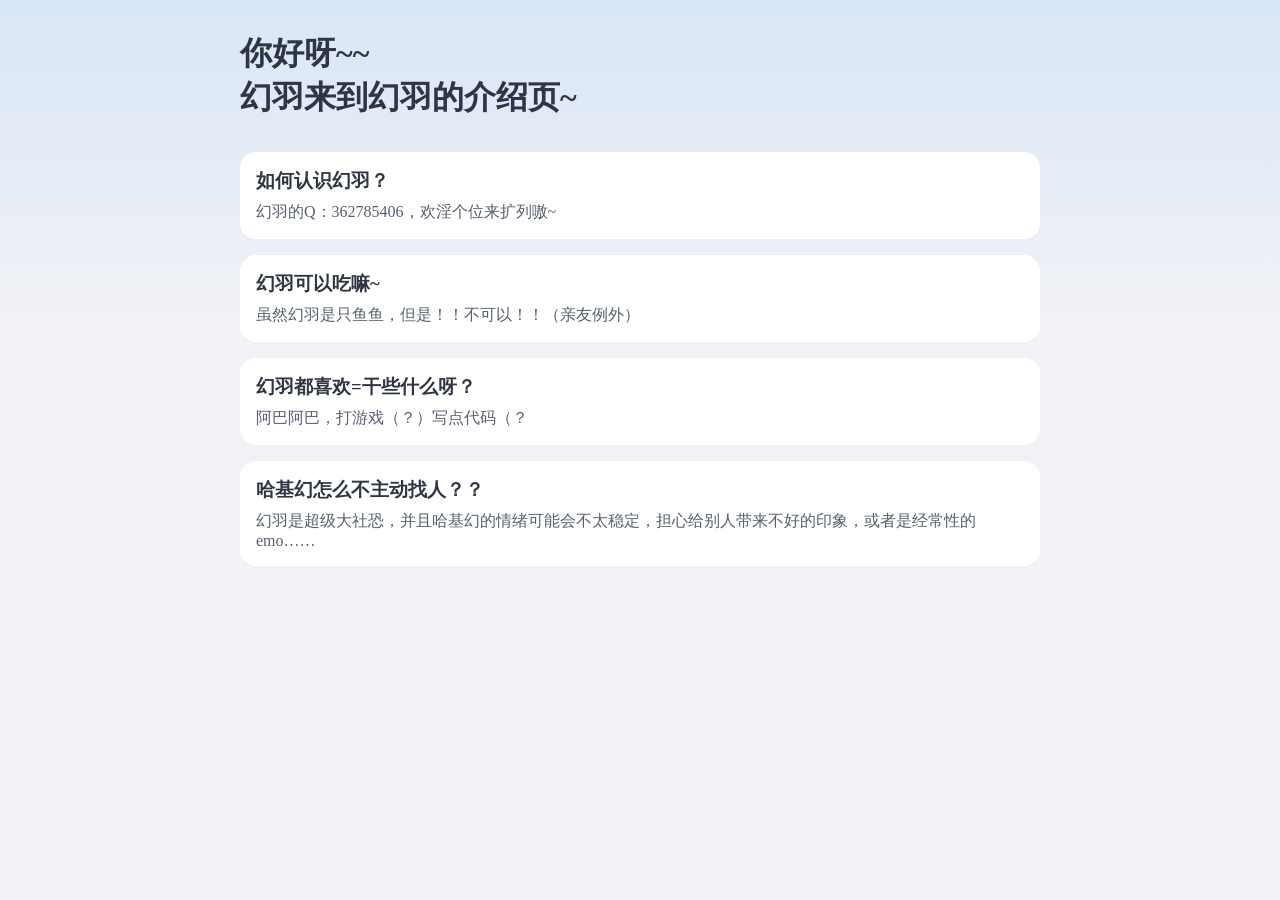
<file: index.html>
<!DOCTYPE html>
<!-- saved from url=(0021) $$$$$$ -->
<html lang="zh-CN">

<head>
    <meta http-equiv="Content-Type" content="text/html; charset=UTF-8">

    <meta name="viewport" content="width=device-width, initial-scale=1.0">
    <meta name="author" content="幻羽">
    <meta name="description" content="小窝里存放了关于幻羽的东西">
    <meta name="keywords" content="羽翼一幻 幻羽, HuanYu, FurFHT, furry">
    <meta http-equiv="Cache-Control" content="no-cache, no-store, must-revalidate">
    <meta http-equiv="Pragma" content="no-cache">
    <meta http-equiv="Expires" content="0">
    <title>幻羽的小窝</title>
    <link rel="icon" href="https://p.ananas.chaoxing.com/star3/80_80c/19bc19459ef310b8aa5c699d738d7b23.png">

    <style>
        :root {
            --font-color-primary: #2f3542;
            --font-color-secondary: #57606f;
            --background-color-primary: #ffffff;
            --background-color-secondary: #f1f2f6;
            --background-top-color: rgba(0, 127, 255, 0.1);
            --background-top-height: 20rem;
        }

        body {
            margin: 0;
            user-select: none;
            background-color: var(--background-color-secondary);
        }

        body::before {
            content: "";
            width: 100%;
            height: var(--background-top-height);
            position: absolute;
            top: 0;
            z-index: -1;
            background: linear-gradient(180deg, var(--background-top-color) 0, transparent var(--background-top-height));
        }

        .wrapper {
            max-width: 800px;
            margin: 2rem auto;
            padding: 0 2rem;
        }

        .item {
            margin-top: 1rem;
            padding: 1rem;
            border-radius: 1rem;
            background-color: var(--background-color-primary);
        }

        .title {
            color: var(--font-color-primary);
            margin: 0;
        }

        .description {
            color: var(--font-color-secondary);
            margin-top: 0.5rem;
        }
    </style>
</head>

<body>
    <header class="wrapper">
        <h1 class="title">你好呀~~</h1>
        <h1 class="title">幻羽来到幻羽的介绍页~</h1>
    </header>
    <main class="wrapper">
        <section class="item">
            <h3 class="title">如何认识幻羽？</h3>
            <div class="description">幻羽的Q：362785406，欢淫个位来扩列嗷~</div>
        </section>
        <section class="item">
            <h3 class="title">幻羽可以吃嘛~</h3>
            <div class="description">虽然幻羽是只鱼鱼，但是！！不可以！！（亲友例外）</div>
        </section>
        <section class="item">
            <h3 class="title">幻羽都喜欢=干些什么呀？</h3>
            <div class="description">阿巴阿巴，打游戏（？）写点代码（？</div>
        </section>
        <section class="item">
            <h3 class="title">哈基幻怎么不主动找人？？</h3>
            <div class="description">幻羽是超级大社恐，并且哈基幻的情绪可能会不太稳定，担心给别人带来不好的印象，或者是经常性的emo……<div>
        </section>
    </main>


</body>

</html>
</file>
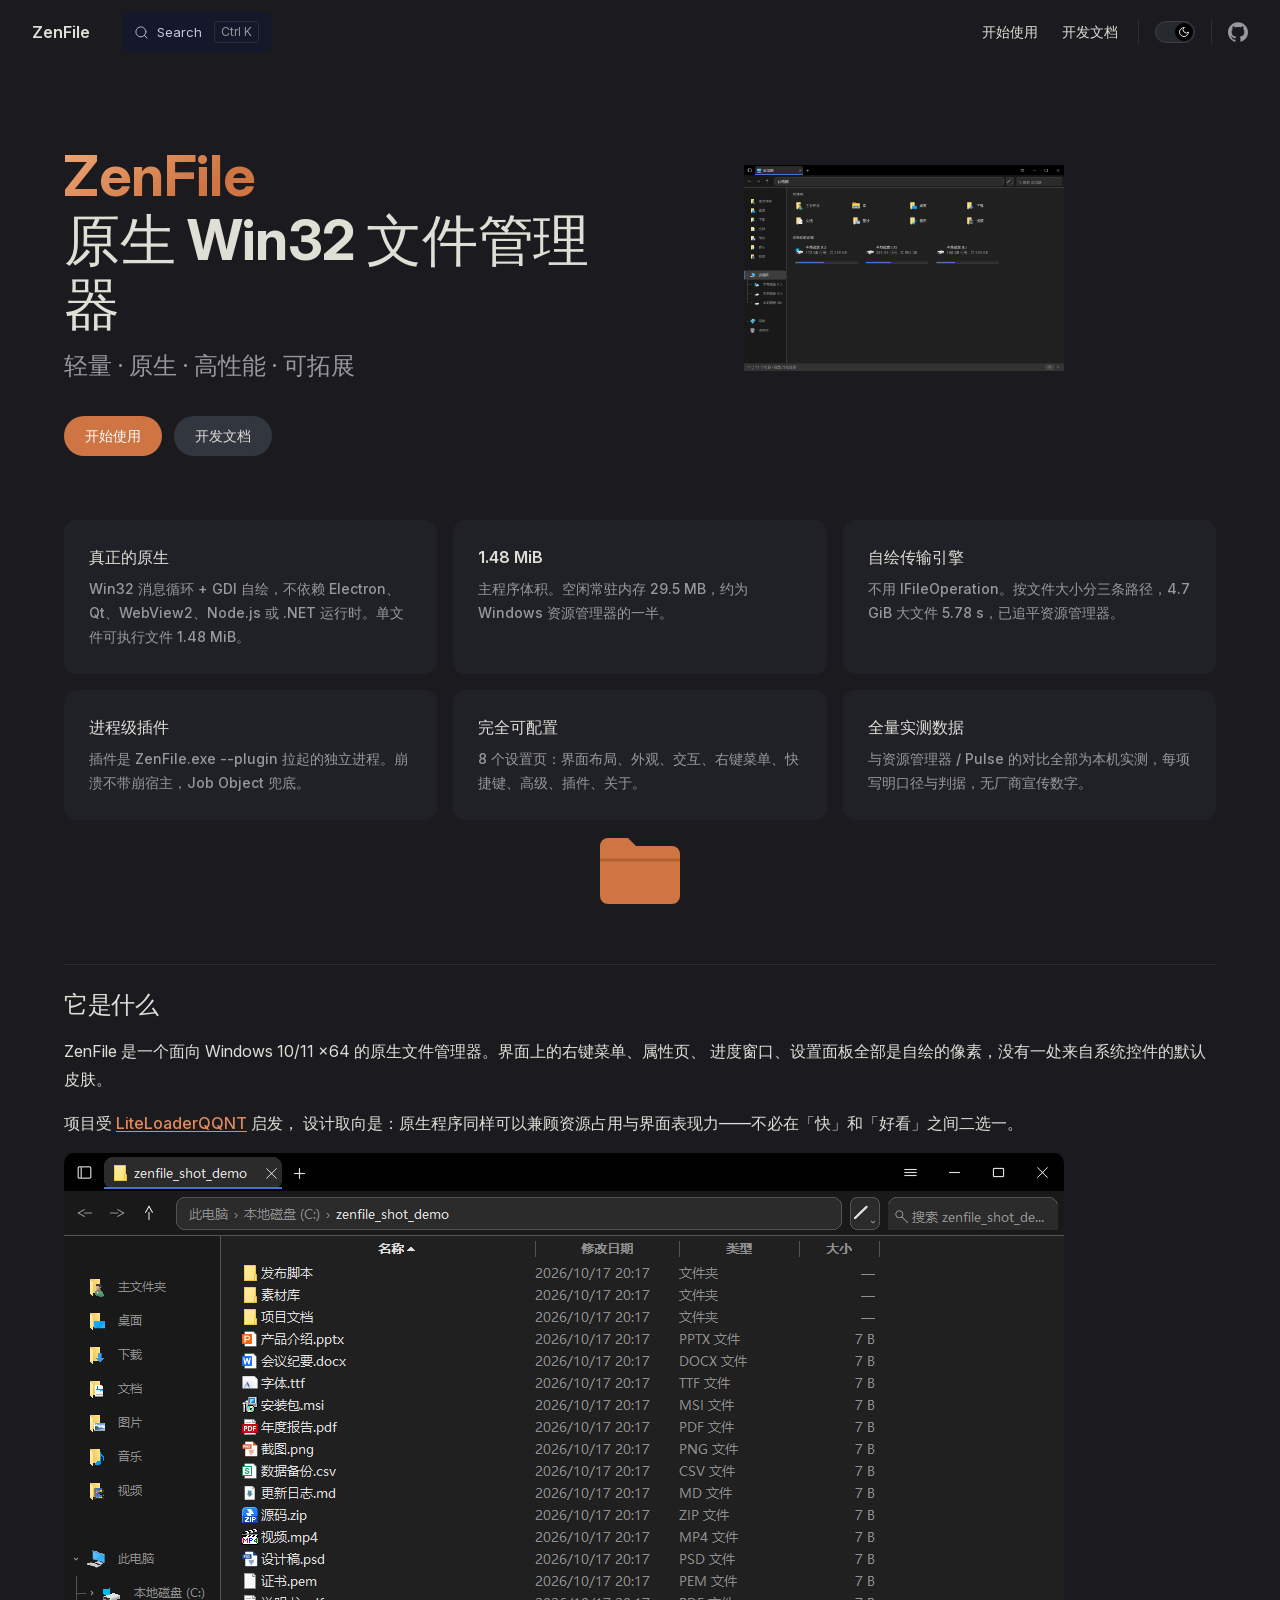
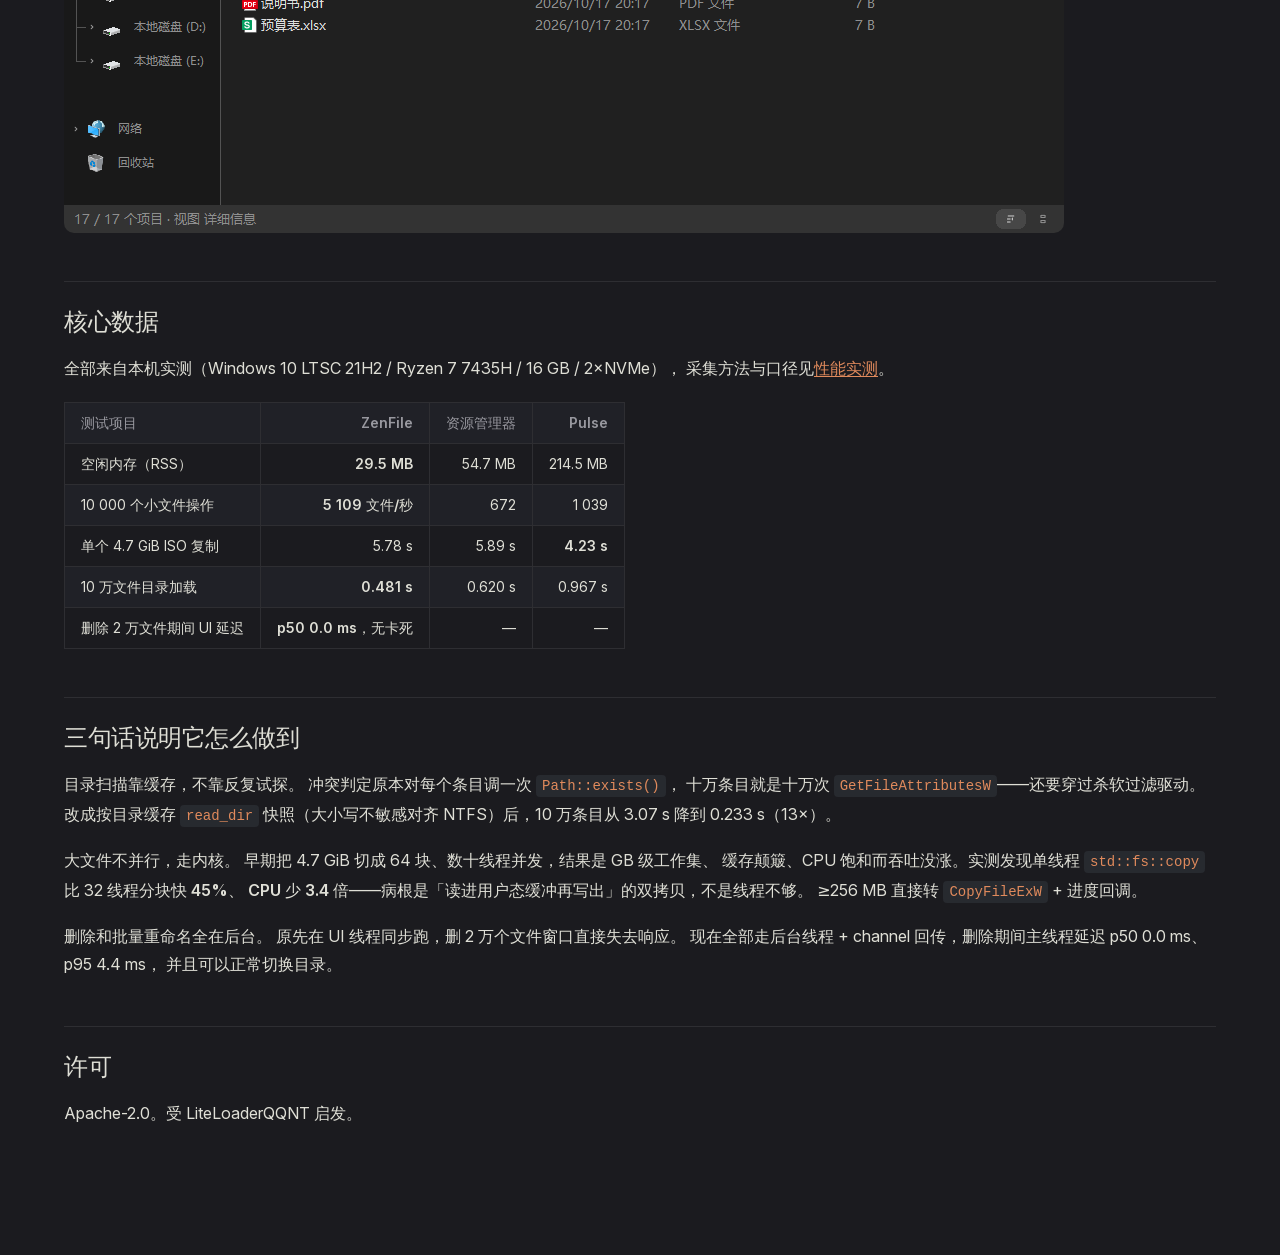
<file: zenfile/index.html>
<!DOCTYPE html>
<html lang="zh-CN" dir="ltr">
  <head>
    <meta charset="utf-8">
    <meta name="viewport" content="width=device-width,initial-scale=1">
    <title>ZenFile</title>
    <meta name="description" content="原生 Win32 文件管理器">
    <meta name="generator" content="VitePress v2.0.0-alpha.15">
    <link rel="preload stylesheet" href="/zenfile/assets/style.Bz5m9e7m.css" as="style">
    <link rel="preload stylesheet" href="/zenfile/vp-icons.css" as="style">
    
    <script type="module" src="/zenfile/assets/app.1uKxawb1.js"></script>
    <link rel="preload" href="/zenfile/assets/inter-roman-latin.Di8DUHzh.woff2" as="font" type="font/woff2" crossorigin="">
    <link rel="modulepreload" href="/zenfile/assets/chunks/theme.BqewJFVq.js">
    <link rel="modulepreload" href="/zenfile/assets/chunks/framework.CQwNn0Y-.js">
    <link rel="modulepreload" href="/zenfile/assets/index.md.ewW9Qxpq.lean.js">
    <script id="check-dark-mode">(()=>{const e=localStorage.getItem("vitepress-theme-appearance")||"dark",a=window.matchMedia("(prefers-color-scheme: dark)").matches;(!e||e==="auto"?a:e==="dark")&&document.documentElement.classList.add("dark")})();</script>
    <script id="check-mac-os">document.documentElement.classList.toggle("mac",/Mac|iPhone|iPod|iPad/i.test(navigator.platform));</script>
  </head>
  <body>
    <div id="app"><div class="Layout" data-v-304c8b69><!--[--><!--]--><!--[--><span tabindex="-1" data-v-10d4d845></span><a href="#VPContent" class="VPSkipLink visually-hidden" data-v-10d4d845>Skip to content</a><!--]--><!----><header class="VPNav" data-v-304c8b69 data-v-604a0865><div class="VPNavBar" data-v-604a0865 data-v-18128346><div class="wrapper" data-v-18128346><div class="container" data-v-18128346><div class="title" data-v-18128346><div class="VPNavBarTitle" data-v-18128346 data-v-d4488dd0><a class="title" href="/zenfile/" data-v-d4488dd0><!--[--><!--]--><!----><span data-v-d4488dd0>ZenFile</span><!--[--><!--]--></a></div></div><div class="content" data-v-18128346><div class="content-body" data-v-18128346><!--[--><!--]--><div class="VPNavBarSearch search" data-v-18128346><!--[--><!----><div id="local-search"><button type="button" aria-label="Search" aria-keyshortcuts="/ control+k meta+k" class="DocSearch DocSearch-Button"><span class="DocSearch-Button-Container"><span class="vpi-search DocSearch-Search-Icon"></span><span class="DocSearch-Button-Placeholder">Search</span></span><span class="DocSearch-Button-Keys"><kbd class="DocSearch-Button-Key"></kbd><kbd class="DocSearch-Button-Key"></kbd></span></button></div><!--]--></div><nav aria-labelledby="main-nav-aria-label" class="VPNavBarMenu menu" data-v-18128346 data-v-020be4db><span id="main-nav-aria-label" class="visually-hidden" data-v-020be4db> Main Navigation </span><!--[--><!--[--><a class="VPLink link VPNavBarMenuLink" href="/zenfile/guide/install.html" tabindex="0" data-v-020be4db data-v-81dba28a><!--[--><span data-v-81dba28a>开始使用</span><!--]--></a><!--]--><!--[--><a class="VPLink link VPNavBarMenuLink" href="/zenfile/docs/new-plugin.html" tabindex="0" data-v-020be4db data-v-81dba28a><!--[--><span data-v-81dba28a>开发文档</span><!--]--></a><!--]--><!--]--></nav><!----><div class="VPNavBarAppearance appearance" data-v-18128346 data-v-3f90c1a5><button class="VPSwitch VPSwitchAppearance" type="button" role="switch" title aria-checked="true" data-v-3f90c1a5 data-v-be9742d9 data-v-b4ccac88><span class="check" data-v-b4ccac88><span class="icon" data-v-b4ccac88><!--[--><span class="vpi-sun sun" data-v-be9742d9></span><span class="vpi-moon moon" data-v-be9742d9></span><!--]--></span></span></button></div><div class="VPSocialLinks VPNavBarSocialLinks social-links" data-v-18128346 data-v-ef6192dc data-v-a1a7286e><!--[--><a class="VPSocialLink no-icon" href="https://github.com/LOGYTEA/ZenFile" aria-label="github" target="_blank" rel="me noopener" data-v-a1a7286e data-v-32d78712><span class="vpi-social-github"></span></a><!--]--></div><div class="VPFlyout VPNavBarExtra extra" data-v-18128346 data-v-600b50c9 data-v-d8fae6e2><button type="button" class="button" aria-haspopup="true" aria-expanded="false" aria-label="extra navigation" data-v-d8fae6e2><span class="vpi-more-horizontal icon" data-v-d8fae6e2></span></button><div class="menu" data-v-d8fae6e2><div class="VPMenu" data-v-d8fae6e2 data-v-fcd1d7a8><!----><!--[--><!--[--><!----><div class="group" data-v-600b50c9><div class="item appearance" data-v-600b50c9><p class="label" data-v-600b50c9>Appearance</p><div class="appearance-action" data-v-600b50c9><button class="VPSwitch VPSwitchAppearance" type="button" role="switch" title aria-checked="true" data-v-600b50c9 data-v-be9742d9 data-v-b4ccac88><span class="check" data-v-b4ccac88><span class="icon" data-v-b4ccac88><!--[--><span class="vpi-sun sun" data-v-be9742d9></span><span class="vpi-moon moon" data-v-be9742d9></span><!--]--></span></span></button></div></div></div><div class="group" data-v-600b50c9><div class="item social-links" data-v-600b50c9><div class="VPSocialLinks social-links-list" data-v-600b50c9 data-v-a1a7286e><!--[--><a class="VPSocialLink no-icon" href="https://github.com/LOGYTEA/ZenFile" aria-label="github" target="_blank" rel="me noopener" data-v-a1a7286e data-v-32d78712><span class="vpi-social-github"></span></a><!--]--></div></div></div><!--]--><!--]--></div></div></div><!--[--><!--]--><button type="button" class="VPNavBarHamburger hamburger" aria-label="mobile navigation" aria-expanded="false" aria-controls="VPNavScreen" data-v-18128346 data-v-6bee1efd><span class="container" data-v-6bee1efd><span class="top" data-v-6bee1efd></span><span class="middle" data-v-6bee1efd></span><span class="bottom" data-v-6bee1efd></span></span></button></div></div></div></div><div class="divider" data-v-18128346><div class="divider-line" data-v-18128346></div></div></div><!----></header><!----><!----><div class="VPContent is-home" id="VPContent" data-v-304c8b69 data-v-bd4f21ea><div class="VPHome" data-v-bd4f21ea data-v-e07eaea7><!--[--><!--]--><div class="VPHero has-image VPHomeHero" data-v-e07eaea7 data-v-a4190d00><div class="container" data-v-a4190d00><div class="main" data-v-a4190d00><!--[--><!--]--><!--[--><h1 class="heading" data-v-a4190d00><span class="name clip" data-v-a4190d00>ZenFile</span><span class="text" data-v-a4190d00>原生 Win32 文件管理器</span></h1><p class="tagline" data-v-a4190d00>轻量 · 原生 · 高性能 · 可拓展</p><!--]--><!--[--><!--]--><div class="actions" data-v-a4190d00><!--[--><div class="action" data-v-a4190d00><a class="VPButton medium brand" href="/zenfile/guide/install.html" data-v-a4190d00 data-v-58d3b43b><!--[-->开始使用<!--]--></a></div><div class="action" data-v-a4190d00><a class="VPButton medium alt" href="/zenfile/docs/new-plugin.html" data-v-a4190d00 data-v-58d3b43b><!--[-->开发文档<!--]--></a></div><!--]--></div><!--[--><!--]--></div><div class="image" data-v-a4190d00><div class="image-container" data-v-a4190d00><div class="image-bg" data-v-a4190d00></div><!--[--><!--[--><img class="VPImage image-src" src="/zenfile/images/home.png" alt="ZenFile 主界面" data-v-ab19afbb><!--]--><!--]--></div></div></div></div><!--[--><!--]--><!--[--><!--]--><div class="VPFeatures VPHomeFeatures" data-v-e07eaea7 data-v-b1eea84a><div class="container" data-v-b1eea84a><div class="items" data-v-b1eea84a><!--[--><div class="grid-6 item" data-v-b1eea84a><div class="VPLink no-icon VPFeature" data-v-b1eea84a data-v-02d1074d><!--[--><article class="box" data-v-02d1074d><!----><h2 class="title" data-v-02d1074d>真正的原生</h2><p class="details" data-v-02d1074d>Win32 消息循环 + GDI 自绘，不依赖 Electron、Qt、WebView2、Node.js 或 .NET 运行时。单文件可执行文件 1.48 MiB。</p><!----></article><!--]--></div></div><div class="grid-6 item" data-v-b1eea84a><div class="VPLink no-icon VPFeature" data-v-b1eea84a data-v-02d1074d><!--[--><article class="box" data-v-02d1074d><!----><h2 class="title" data-v-02d1074d>1.48 MiB</h2><p class="details" data-v-02d1074d>主程序体积。空闲常驻内存 29.5 MB，约为 Windows 资源管理器的一半。</p><!----></article><!--]--></div></div><div class="grid-6 item" data-v-b1eea84a><div class="VPLink no-icon VPFeature" data-v-b1eea84a data-v-02d1074d><!--[--><article class="box" data-v-02d1074d><!----><h2 class="title" data-v-02d1074d>自绘传输引擎</h2><p class="details" data-v-02d1074d>不用 IFileOperation。按文件大小分三条路径，4.7 GiB 大文件 5.78 s，已追平资源管理器。</p><!----></article><!--]--></div></div><div class="grid-6 item" data-v-b1eea84a><div class="VPLink no-icon VPFeature" data-v-b1eea84a data-v-02d1074d><!--[--><article class="box" data-v-02d1074d><!----><h2 class="title" data-v-02d1074d>进程级插件</h2><p class="details" data-v-02d1074d>插件是 ZenFile.exe --plugin <id> 拉起的独立进程。崩溃不带崩宿主，Job Object 兜底。</p><!----></article><!--]--></div></div><div class="grid-6 item" data-v-b1eea84a><div class="VPLink no-icon VPFeature" data-v-b1eea84a data-v-02d1074d><!--[--><article class="box" data-v-02d1074d><!----><h2 class="title" data-v-02d1074d>完全可配置</h2><p class="details" data-v-02d1074d>8 个设置页：界面布局、外观、交互、右键菜单、快捷键、高级、插件、关于。</p><!----></article><!--]--></div></div><div class="grid-6 item" data-v-b1eea84a><div class="VPLink no-icon VPFeature" data-v-b1eea84a data-v-02d1074d><!--[--><article class="box" data-v-02d1074d><!----><h2 class="title" data-v-02d1074d>全量实测数据</h2><p class="details" data-v-02d1074d>与资源管理器 / Pulse 的对比全部为本机实测，每项写明口径与判据，无厂商宣传数字。</p><!----></article><!--]--></div></div><!--]--></div></div></div><!--[--><!--]--><div class="vp-doc container" style="" data-v-e07eaea7 data-v-c141a4bd><!--[--><div style="position:relative;" data-v-e07eaea7><div><div class="hero-mark"><svg viewBox="0 0 96 96" fill="none" xmlns="http://www.w3.org/2000/svg"><path d="M8 26a8 8 0 0 1 8-8h20l8 8h36a8 8 0 0 1 8 8v42a8 8 0 0 1-8 8H16a8 8 0 0 1-8-8V26Z" fill="#CE7543"></path><path d="M8 40h80" stroke="#B3612F" stroke-width="3"></path></svg></div><h2 id="它是什么" tabindex="-1">它是什么 <a class="header-anchor" href="#它是什么" aria-label="Permalink to “它是什么”">​</a></h2><p>ZenFile 是一个面向 Windows 10/11 x64 的原生文件管理器。界面上的右键菜单、属性页、 进度窗口、设置面板全部是自绘的像素，没有一处来自系统控件的默认皮肤。</p><p>项目受 <a href="https://github.com/LiteLoaderQQNT/LiteLoaderQQNT" target="_blank" rel="noreferrer">LiteLoaderQQNT</a> 启发， 设计取向是：<strong>原生程序同样可以兼顾资源占用与界面表现力</strong>——不必在「快」和「好看」之间二选一。</p><p><img src="/zenfile/images/detail.png" alt="详细视图"></p><h2 id="核心数据" tabindex="-1">核心数据 <a class="header-anchor" href="#核心数据" aria-label="Permalink to “核心数据”">​</a></h2><p>全部来自本机实测（Windows 10 LTSC 21H2 / Ryzen 7 7435H / 16 GB / 2×NVMe）， 采集方法与口径见<a href="/zenfile/docs/performance.html">性能实测</a>。</p><table tabindex="0"><thead><tr><th>测试项目</th><th style="text-align:right;">ZenFile</th><th style="text-align:right;">资源管理器</th><th style="text-align:right;">Pulse</th></tr></thead><tbody><tr><td>空闲内存（RSS）</td><td style="text-align:right;"><strong>29.5 MB</strong></td><td style="text-align:right;">54.7 MB</td><td style="text-align:right;">214.5 MB</td></tr><tr><td>10 000 个小文件操作</td><td style="text-align:right;"><strong>5 109 文件/秒</strong></td><td style="text-align:right;">672</td><td style="text-align:right;">1 039</td></tr><tr><td>单个 4.7 GiB ISO 复制</td><td style="text-align:right;">5.78 s</td><td style="text-align:right;">5.89 s</td><td style="text-align:right;"><strong>4.23 s</strong></td></tr><tr><td>10 万文件目录加载</td><td style="text-align:right;"><strong>0.481 s</strong></td><td style="text-align:right;">0.620 s</td><td style="text-align:right;">0.967 s</td></tr><tr><td>删除 2 万文件期间 UI 延迟</td><td style="text-align:right;"><strong>p50 0.0 ms，无卡死</strong></td><td style="text-align:right;">—</td><td style="text-align:right;">—</td></tr></tbody></table><h2 id="三句话说明它怎么做到" tabindex="-1">三句话说明它怎么做到 <a class="header-anchor" href="#三句话说明它怎么做到" aria-label="Permalink to “三句话说明它怎么做到”">​</a></h2><p><strong>目录扫描靠缓存，不靠反复试探。</strong> 冲突判定原本对每个条目调一次 <code>Path::exists()</code>， 十万条目就是十万次 <code>GetFileAttributesW</code>——还要穿过杀软过滤驱动。改成按目录缓存 <code>read_dir</code> 快照（大小写不敏感对齐 NTFS）后，10 万条目从 3.07 s 降到 0.233 s（13×）。</p><p><strong>大文件不并行，走内核。</strong> 早期把 4.7 GiB 切成 64 块、数十线程并发，结果是 GB 级工作集、 缓存颠簸、CPU 饱和而吞吐没涨。实测发现单线程 <code>std::fs::copy</code> 比 32 线程分块<strong>快 45%、 CPU 少 3.4 倍</strong>——病根是「读进用户态缓冲再写出」的双拷贝，不是线程不够。 ≥256 MB 直接转 <code>CopyFileExW</code> + 进度回调。</p><p><strong>删除和批量重命名全在后台。</strong> 原先在 UI 线程同步跑，删 2 万个文件窗口直接失去响应。 现在全部走后台线程 + channel 回传，删除期间主线程延迟 p50 0.0 ms、p95 4.4 ms， 并且可以正常切换目录。</p><h2 id="许可" tabindex="-1">许可 <a class="header-anchor" href="#许可" aria-label="Permalink to “许可”">​</a></h2><p>Apache-2.0。受 LiteLoaderQQNT 启发。</p></div></div><!--]--></div></div></div><!----><!--[--><!--]--></div></div>
    <script>window.__VP_HASH_MAP__=JSON.parse("{\"docs_api.md\":\"_2wKanQU\",\"docs_architecture.md\":\"BWDO8Qno\",\"docs_new-plugin.md\":\"DMc2r-JD\",\"docs_performance.md\":\"cKbAsqPZ\",\"guide_install.md\":\"CoWH2i_E\",\"guide_plugins.md\":\"u1znh-LG\",\"index.md\":\"ewW9Qxpq\"}");window.__VP_SITE_DATA__=JSON.parse("{\"lang\":\"zh-CN\",\"dir\":\"ltr\",\"title\":\"ZenFile\",\"description\":\"原生 Win32 文件管理器\",\"base\":\"/zenfile/\",\"head\":[],\"router\":{\"prefetchLinks\":true},\"appearance\":\"dark\",\"themeConfig\":{\"nav\":[{\"text\":\"开始使用\",\"link\":\"/guide/install\",\"activeMatch\":\"/guide/\"},{\"text\":\"开发文档\",\"link\":\"/docs/new-plugin\",\"activeMatch\":\"/docs/\"}],\"sidebar\":[{\"text\":\"开始使用\",\"items\":[{\"text\":\"安装\",\"link\":\"/guide/install\"},{\"text\":\"插件\",\"link\":\"/guide/plugins\"}]},{\"text\":\"开发文档\",\"items\":[{\"text\":\"开始你的第一个插件\",\"link\":\"/docs/new-plugin\"},{\"text\":\"ZenFile API\",\"link\":\"/docs/api\"},{\"text\":\"架构设计\",\"link\":\"/docs/architecture\"},{\"text\":\"性能实测\",\"link\":\"/docs/performance\"}]}],\"socialLinks\":[{\"icon\":\"github\",\"link\":\"https://github.com/LOGYTEA/ZenFile\"}],\"search\":{\"provider\":\"local\"},\"outline\":{\"level\":[2,3]}},\"locales\":{},\"scrollOffset\":134,\"cleanUrls\":false,\"additionalConfig\":{}}");</script>
    
  </body>
</html>
</file>
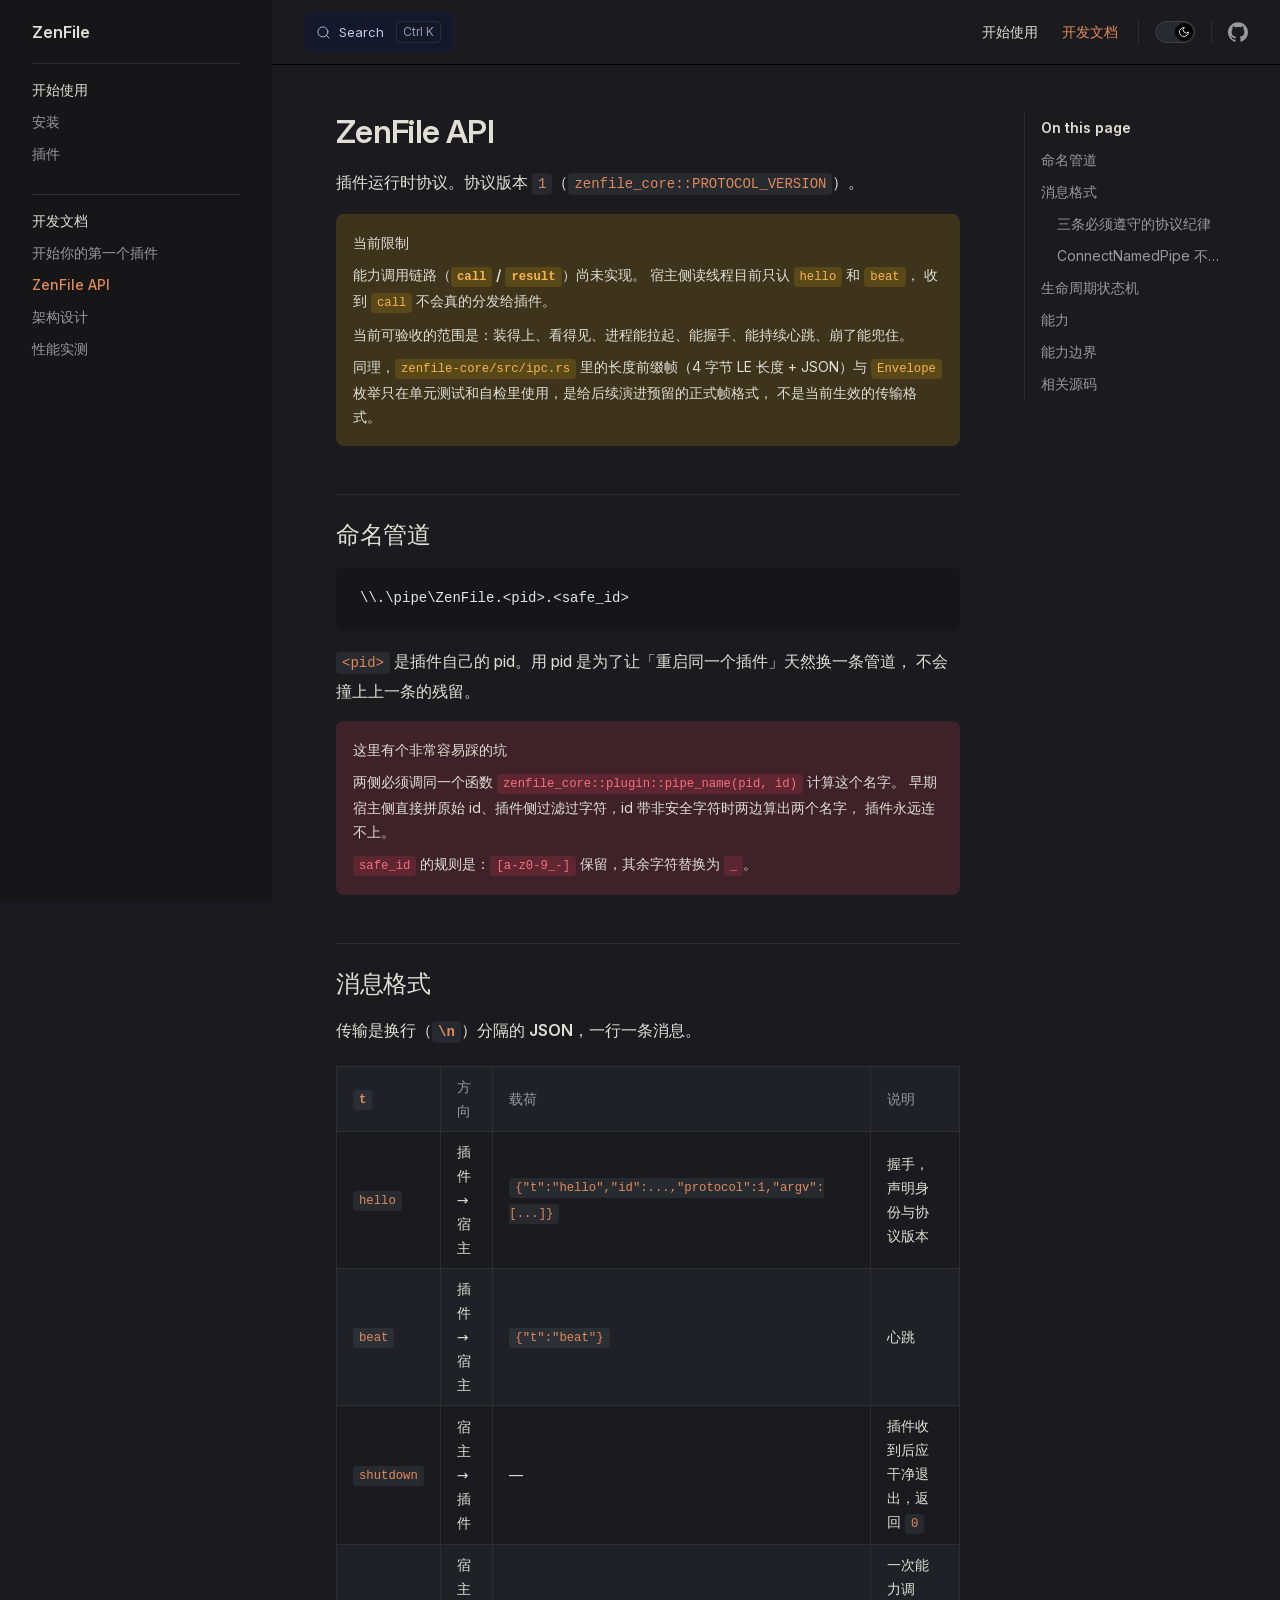
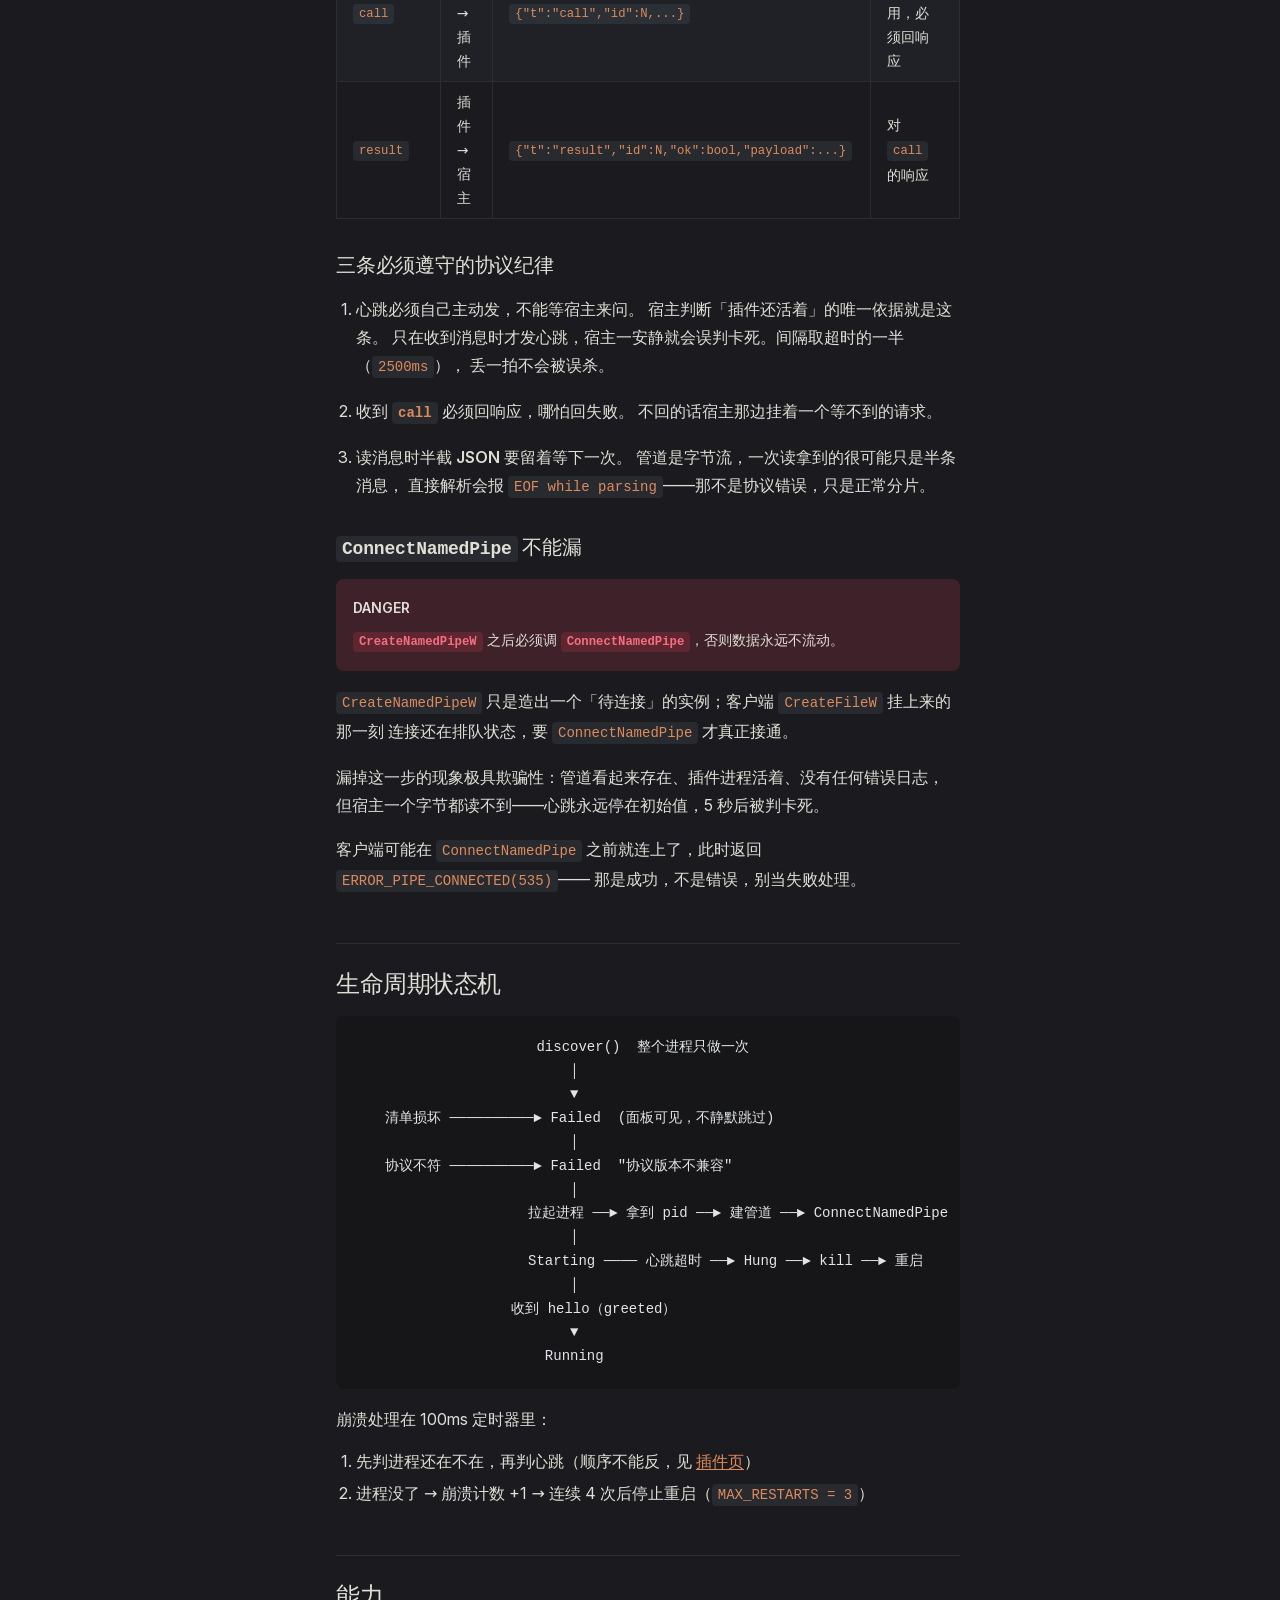
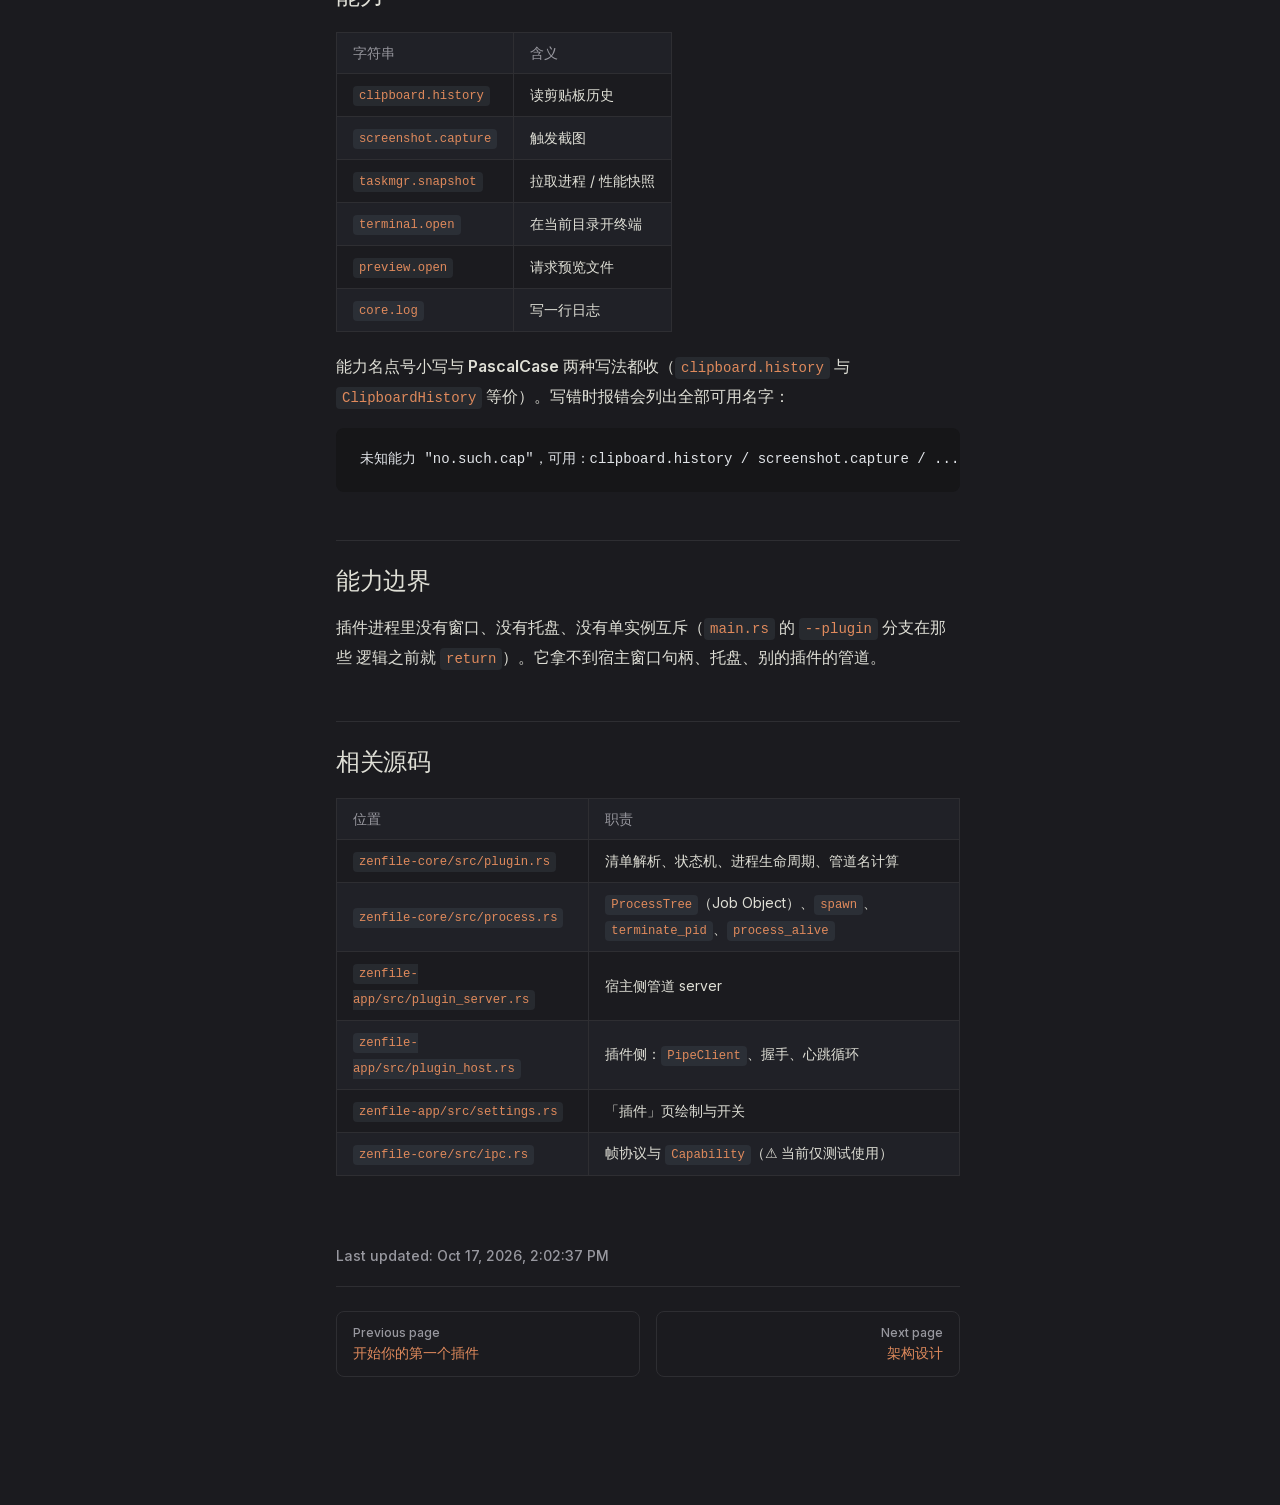
<file: zenfile/docs/api.html>
<!DOCTYPE html>
<html lang="zh-CN" dir="ltr">
  <head>
    <meta charset="utf-8">
    <meta name="viewport" content="width=device-width,initial-scale=1">
    <title>ZenFile API | ZenFile</title>
    <meta name="description" content="原生 Win32 文件管理器">
    <meta name="generator" content="VitePress v2.0.0-alpha.15">
    <link rel="preload stylesheet" href="/zenfile/assets/style.Bz5m9e7m.css" as="style">
    <link rel="preload stylesheet" href="/zenfile/vp-icons.css" as="style">
    
    <script type="module" src="/zenfile/assets/app.1uKxawb1.js"></script>
    <link rel="preload" href="/zenfile/assets/inter-roman-latin.Di8DUHzh.woff2" as="font" type="font/woff2" crossorigin="">
    <link rel="modulepreload" href="/zenfile/assets/chunks/theme.BqewJFVq.js">
    <link rel="modulepreload" href="/zenfile/assets/chunks/framework.CQwNn0Y-.js">
    <link rel="modulepreload" href="/zenfile/assets/docs_api.md._2wKanQU.lean.js">
    <script id="check-dark-mode">(()=>{const e=localStorage.getItem("vitepress-theme-appearance")||"dark",a=window.matchMedia("(prefers-color-scheme: dark)").matches;(!e||e==="auto"?a:e==="dark")&&document.documentElement.classList.add("dark")})();</script>
    <script id="check-mac-os">document.documentElement.classList.toggle("mac",/Mac|iPhone|iPod|iPad/i.test(navigator.platform));</script>
  </head>
  <body>
    <div id="app"><div class="Layout" data-v-304c8b69><!--[--><!--]--><!--[--><span tabindex="-1" data-v-10d4d845></span><a href="#VPContent" class="VPSkipLink visually-hidden" data-v-10d4d845>Skip to content</a><!--]--><!----><header class="VPNav" data-v-304c8b69 data-v-604a0865><div class="VPNavBar" data-v-604a0865 data-v-18128346><div class="wrapper" data-v-18128346><div class="container" data-v-18128346><div class="title" data-v-18128346><div class="VPNavBarTitle has-sidebar" data-v-18128346 data-v-d4488dd0><a class="title" href="/zenfile/" data-v-d4488dd0><!--[--><!--]--><!----><span data-v-d4488dd0>ZenFile</span><!--[--><!--]--></a></div></div><div class="content" data-v-18128346><div class="content-body" data-v-18128346><!--[--><!--]--><div class="VPNavBarSearch search" data-v-18128346><!--[--><!----><div id="local-search"><button type="button" aria-label="Search" aria-keyshortcuts="/ control+k meta+k" class="DocSearch DocSearch-Button"><span class="DocSearch-Button-Container"><span class="vpi-search DocSearch-Search-Icon"></span><span class="DocSearch-Button-Placeholder">Search</span></span><span class="DocSearch-Button-Keys"><kbd class="DocSearch-Button-Key"></kbd><kbd class="DocSearch-Button-Key"></kbd></span></button></div><!--]--></div><nav aria-labelledby="main-nav-aria-label" class="VPNavBarMenu menu" data-v-18128346 data-v-020be4db><span id="main-nav-aria-label" class="visually-hidden" data-v-020be4db> Main Navigation </span><!--[--><!--[--><a class="VPLink link VPNavBarMenuLink" href="/zenfile/guide/install.html" tabindex="0" data-v-020be4db data-v-81dba28a><!--[--><span data-v-81dba28a>开始使用</span><!--]--></a><!--]--><!--[--><a class="VPLink link VPNavBarMenuLink active" href="/zenfile/docs/new-plugin.html" tabindex="0" data-v-020be4db data-v-81dba28a><!--[--><span data-v-81dba28a>开发文档</span><!--]--></a><!--]--><!--]--></nav><!----><div class="VPNavBarAppearance appearance" data-v-18128346 data-v-3f90c1a5><button class="VPSwitch VPSwitchAppearance" type="button" role="switch" title aria-checked="true" data-v-3f90c1a5 data-v-be9742d9 data-v-b4ccac88><span class="check" data-v-b4ccac88><span class="icon" data-v-b4ccac88><!--[--><span class="vpi-sun sun" data-v-be9742d9></span><span class="vpi-moon moon" data-v-be9742d9></span><!--]--></span></span></button></div><div class="VPSocialLinks VPNavBarSocialLinks social-links" data-v-18128346 data-v-ef6192dc data-v-a1a7286e><!--[--><a class="VPSocialLink no-icon" href="https://github.com/LOGYTEA/ZenFile" aria-label="github" target="_blank" rel="me noopener" data-v-a1a7286e data-v-32d78712><span class="vpi-social-github"></span></a><!--]--></div><div class="VPFlyout VPNavBarExtra extra" data-v-18128346 data-v-600b50c9 data-v-d8fae6e2><button type="button" class="button" aria-haspopup="true" aria-expanded="false" aria-label="extra navigation" data-v-d8fae6e2><span class="vpi-more-horizontal icon" data-v-d8fae6e2></span></button><div class="menu" data-v-d8fae6e2><div class="VPMenu" data-v-d8fae6e2 data-v-fcd1d7a8><!----><!--[--><!--[--><!----><div class="group" data-v-600b50c9><div class="item appearance" data-v-600b50c9><p class="label" data-v-600b50c9>Appearance</p><div class="appearance-action" data-v-600b50c9><button class="VPSwitch VPSwitchAppearance" type="button" role="switch" title aria-checked="true" data-v-600b50c9 data-v-be9742d9 data-v-b4ccac88><span class="check" data-v-b4ccac88><span class="icon" data-v-b4ccac88><!--[--><span class="vpi-sun sun" data-v-be9742d9></span><span class="vpi-moon moon" data-v-be9742d9></span><!--]--></span></span></button></div></div></div><div class="group" data-v-600b50c9><div class="item social-links" data-v-600b50c9><div class="VPSocialLinks social-links-list" data-v-600b50c9 data-v-a1a7286e><!--[--><a class="VPSocialLink no-icon" href="https://github.com/LOGYTEA/ZenFile" aria-label="github" target="_blank" rel="me noopener" data-v-a1a7286e data-v-32d78712><span class="vpi-social-github"></span></a><!--]--></div></div></div><!--]--><!--]--></div></div></div><!--[--><!--]--><button type="button" class="VPNavBarHamburger hamburger" aria-label="mobile navigation" aria-expanded="false" aria-controls="VPNavScreen" data-v-18128346 data-v-6bee1efd><span class="container" data-v-6bee1efd><span class="top" data-v-6bee1efd></span><span class="middle" data-v-6bee1efd></span><span class="bottom" data-v-6bee1efd></span></span></button></div></div></div></div><div class="divider" data-v-18128346><div class="divider-line" data-v-18128346></div></div></div><!----></header><div class="VPLocalNav has-sidebar empty" data-v-304c8b69 data-v-73add737><div class="container" data-v-73add737><button class="menu" aria-expanded="false" aria-controls="VPSidebarNav" data-v-73add737><span class="vpi-align-left menu-icon" data-v-73add737></span><span class="menu-text" data-v-73add737>Menu</span></button><div class="VPLocalNavOutlineDropdown" style="--vp-vh:0px;" data-v-73add737 data-v-e28a51a6><button data-v-e28a51a6>Return to top</button><!----></div></div></div><aside class="VPSidebar" data-v-304c8b69 data-v-49f51a23><div class="curtain" data-v-49f51a23></div><nav class="nav" id="VPSidebarNav" aria-labelledby="sidebar-aria-label" tabindex="-1" data-v-49f51a23><span class="visually-hidden" id="sidebar-aria-label" data-v-49f51a23> Sidebar Navigation </span><!--[--><!--]--><!--[--><div class="no-transition group" data-v-a84b7c21><section class="VPSidebarItem level-0" data-v-a84b7c21 data-v-6b36a2fd><div class="item" role="button" tabindex="0" data-v-6b36a2fd><div class="indicator" data-v-6b36a2fd></div><h2 class="text" data-v-6b36a2fd>开始使用</h2><!----></div><div class="items" data-v-6b36a2fd><!--[--><div class="VPSidebarItem level-1 is-link" data-v-6b36a2fd><div class="item" data-v-6b36a2fd><div class="indicator" data-v-6b36a2fd></div><a class="VPLink link link" href="/zenfile/guide/install.html" data-v-6b36a2fd><!--[--><p class="text" data-v-6b36a2fd>安装</p><!--]--></a><!----></div><!----></div><div class="VPSidebarItem level-1 is-link" data-v-6b36a2fd><div class="item" data-v-6b36a2fd><div class="indicator" data-v-6b36a2fd></div><a class="VPLink link link" href="/zenfile/guide/plugins.html" data-v-6b36a2fd><!--[--><p class="text" data-v-6b36a2fd>插件</p><!--]--></a><!----></div><!----></div><!--]--></div></section></div><div class="no-transition group" data-v-a84b7c21><section class="VPSidebarItem level-0 has-active" data-v-a84b7c21 data-v-6b36a2fd><div class="item" role="button" tabindex="0" data-v-6b36a2fd><div class="indicator" data-v-6b36a2fd></div><h2 class="text" data-v-6b36a2fd>开发文档</h2><!----></div><div class="items" data-v-6b36a2fd><!--[--><div class="VPSidebarItem level-1 is-link" data-v-6b36a2fd><div class="item" data-v-6b36a2fd><div class="indicator" data-v-6b36a2fd></div><a class="VPLink link link" href="/zenfile/docs/new-plugin.html" data-v-6b36a2fd><!--[--><p class="text" data-v-6b36a2fd>开始你的第一个插件</p><!--]--></a><!----></div><!----></div><div class="VPSidebarItem level-1 is-link" data-v-6b36a2fd><div class="item" data-v-6b36a2fd><div class="indicator" data-v-6b36a2fd></div><a class="VPLink link link" href="/zenfile/docs/api.html" data-v-6b36a2fd><!--[--><p class="text" data-v-6b36a2fd>ZenFile API</p><!--]--></a><!----></div><!----></div><div class="VPSidebarItem level-1 is-link" data-v-6b36a2fd><div class="item" data-v-6b36a2fd><div class="indicator" data-v-6b36a2fd></div><a class="VPLink link link" href="/zenfile/docs/architecture.html" data-v-6b36a2fd><!--[--><p class="text" data-v-6b36a2fd>架构设计</p><!--]--></a><!----></div><!----></div><div class="VPSidebarItem level-1 is-link" data-v-6b36a2fd><div class="item" data-v-6b36a2fd><div class="indicator" data-v-6b36a2fd></div><a class="VPLink link link" href="/zenfile/docs/performance.html" data-v-6b36a2fd><!--[--><p class="text" data-v-6b36a2fd>性能实测</p><!--]--></a><!----></div><!----></div><!--]--></div></section></div><!--]--><!--[--><!--]--></nav></aside><div class="VPContent has-sidebar" id="VPContent" data-v-304c8b69 data-v-bd4f21ea><div class="VPDoc has-sidebar has-aside" data-v-bd4f21ea data-v-d668f7cc><!--[--><!--]--><div class="container" data-v-d668f7cc><div class="aside" data-v-d668f7cc><div class="aside-curtain" data-v-d668f7cc></div><div class="aside-container" data-v-d668f7cc><div class="aside-content" data-v-d668f7cc><div class="VPDocAside" data-v-d668f7cc data-v-cb998dce><!--[--><!--]--><!--[--><!--]--><nav aria-labelledby="doc-outline-aria-label" class="VPDocAsideOutline" data-v-cb998dce data-v-c8b19031><div class="content" data-v-c8b19031><div class="outline-marker" data-v-c8b19031></div><div aria-level="2" class="outline-title" id="doc-outline-aria-label" role="heading" data-v-c8b19031>On this page</div><ul class="VPDocOutlineItem root" data-v-c8b19031 data-v-63c57e50><!--[--><!--]--></ul></div></nav><!--[--><!--]--><div class="spacer" data-v-cb998dce></div><!--[--><!--]--><!----><!--[--><!--]--><!--[--><!--]--></div></div></div></div><div class="content" data-v-d668f7cc><div class="content-container" data-v-d668f7cc><!--[--><!--]--><main class="main" data-v-d668f7cc><div style="position:relative;" class="vp-doc _zenfile_docs_api" data-v-d668f7cc><div><h1 id="zenfile-api" tabindex="-1">ZenFile API <a class="header-anchor" href="#zenfile-api" aria-label="Permalink to “ZenFile API”">​</a></h1><p>插件运行时协议。协议版本 <code>1</code>（<code>zenfile_core::PROTOCOL_VERSION</code>）。</p><div class="warning custom-block"><p class="custom-block-title">当前限制</p><p><strong>能力调用链路（<code>call</code> / <code>result</code>）尚未实现。</strong> 宿主侧读线程目前只认 <code>hello</code> 和 <code>beat</code>， 收到 <code>call</code> 不会真的分发给插件。</p><p>当前可验收的范围是：<strong>装得上、看得见、进程能拉起、能握手、能持续心跳、崩了能兜住</strong>。</p><p>同理，<code>zenfile-core/src/ipc.rs</code> 里的长度前缀帧（4 字节 LE 长度 + JSON）与 <code>Envelope</code> 枚举<strong>只在单元测试和自检里使用</strong>，是给后续演进预留的正式帧格式， <strong>不是</strong>当前生效的传输格式。</p></div><h2 id="命名管道" tabindex="-1">命名管道 <a class="header-anchor" href="#命名管道" aria-label="Permalink to “命名管道”">​</a></h2><div class="language-"><button title="Copy Code" class="copy"></button><span class="lang"></span><pre class="shiki shiki-themes github-light github-dark" style="--shiki-light:#24292e;--shiki-dark:#e1e4e8;--shiki-light-bg:#fff;--shiki-dark-bg:#24292e;" tabindex="0" dir="ltr"><code><span class="line"><span>\\.\pipe\ZenFile.&lt;pid&gt;.&lt;safe_id&gt;</span></span></code></pre></div><p><code>&lt;pid&gt;</code> 是<strong>插件自己的</strong> pid。用 pid 是为了让「重启同一个插件」天然换一条管道， 不会撞上上一条的残留。</p><div class="danger custom-block"><p class="custom-block-title">这里有个非常容易踩的坑</p><p>两侧<strong>必须调同一个函数</strong> <code>zenfile_core::plugin::pipe_name(pid, id)</code> 计算这个名字。 早期宿主侧直接拼原始 id、插件侧过滤过字符，id 带非安全字符时两边算出两个名字， 插件永远连不上。</p><p><code>safe_id</code> 的规则是：<code>[a-z0-9_-]</code> 保留，其余字符替换为 <code>_</code>。</p></div><h2 id="消息格式" tabindex="-1">消息格式 <a class="header-anchor" href="#消息格式" aria-label="Permalink to “消息格式”">​</a></h2><p>传输是<strong>换行（<code>\n</code>）分隔的 JSON</strong>，一行一条消息。</p><table tabindex="0"><thead><tr><th><code>t</code></th><th>方向</th><th>载荷</th><th>说明</th></tr></thead><tbody><tr><td><code>hello</code></td><td>插件 → 宿主</td><td><code>{&quot;t&quot;:&quot;hello&quot;,&quot;id&quot;:...,&quot;protocol&quot;:1,&quot;argv&quot;:[...]}</code></td><td>握手，声明身份与协议版本</td></tr><tr><td><code>beat</code></td><td>插件 → 宿主</td><td><code>{&quot;t&quot;:&quot;beat&quot;}</code></td><td>心跳</td></tr><tr><td><code>shutdown</code></td><td>宿主 → 插件</td><td>—</td><td>插件收到后应干净退出，返回 <code>0</code></td></tr><tr><td><code>call</code></td><td>宿主 → 插件</td><td><code>{&quot;t&quot;:&quot;call&quot;,&quot;id&quot;:N,...}</code></td><td>一次能力调用，<strong>必须回响应</strong></td></tr><tr><td><code>result</code></td><td>插件 → 宿主</td><td><code>{&quot;t&quot;:&quot;result&quot;,&quot;id&quot;:N,&quot;ok&quot;:bool,&quot;payload&quot;:...}</code></td><td>对 <code>call</code> 的响应</td></tr></tbody></table><h3 id="三条必须遵守的协议纪律" tabindex="-1">三条必须遵守的协议纪律 <a class="header-anchor" href="#三条必须遵守的协议纪律" aria-label="Permalink to “三条必须遵守的协议纪律”">​</a></h3><ol><li><p><strong>心跳必须自己主动发，不能等宿主来问。</strong> 宿主判断「插件还活着」的唯一依据就是这条。 只在收到消息时才发心跳，宿主一安静就会误判卡死。间隔取超时的一半（<code>2500ms</code>）， 丢一拍不会被误杀。</p></li><li><p><strong>收到 <code>call</code> 必须回响应，哪怕回失败。</strong> 不回的话宿主那边挂着一个等不到的请求。</p></li><li><p><strong>读消息时半截 JSON 要留着等下一次。</strong> 管道是字节流，一次读拿到的很可能只是半条消息， 直接解析会报 <code>EOF while parsing</code>——那不是协议错误，只是正常分片。</p></li></ol><h3 id="connectnamedpipe-不能漏" tabindex="-1"><code>ConnectNamedPipe</code> 不能漏 <a class="header-anchor" href="#connectnamedpipe-不能漏" aria-label="Permalink to “ConnectNamedPipe 不能漏”">​</a></h3><div class="danger custom-block"><p class="custom-block-title custom-block-title-default">DANGER</p><p><strong><code>CreateNamedPipeW</code> 之后必须调 <code>ConnectNamedPipe</code>，否则数据永远不流动。</strong></p></div><p><code>CreateNamedPipeW</code> 只是造出一个「待连接」的实例；客户端 <code>CreateFileW</code> 挂上来的那一刻 连接还在排队状态，要 <code>ConnectNamedPipe</code> 才真正接通。</p><p>漏掉这一步的现象<strong>极具欺骗性</strong>：管道看起来存在、插件进程活着、没有任何错误日志， 但宿主一个字节都读不到——心跳永远停在初始值，5 秒后被判卡死。</p><p>客户端可能在 <code>ConnectNamedPipe</code> 之前就连上了，此时返回 <code>ERROR_PIPE_CONNECTED(535)</code>—— 那是<strong>成功</strong>，不是错误，别当失败处理。</p><h2 id="生命周期状态机" tabindex="-1">生命周期状态机 <a class="header-anchor" href="#生命周期状态机" aria-label="Permalink to “生命周期状态机”">​</a></h2><div class="language-"><button title="Copy Code" class="copy"></button><span class="lang"></span><pre class="shiki shiki-themes github-light github-dark" style="--shiki-light:#24292e;--shiki-dark:#e1e4e8;--shiki-light-bg:#fff;--shiki-dark-bg:#24292e;" tabindex="0" dir="ltr"><code><span class="line"><span>                     discover()  整个进程只做一次</span></span>
<span class="line"><span>                         │</span></span>
<span class="line"><span>                         ▼</span></span>
<span class="line"><span>   清单损坏 ──────────► Failed  (面板可见，不静默跳过)</span></span>
<span class="line"><span>                         │</span></span>
<span class="line"><span>   协议不符 ──────────► Failed  &quot;协议版本不兼容&quot;</span></span>
<span class="line"><span>                         │</span></span>
<span class="line"><span>                    拉起进程 ──► 拿到 pid ──► 建管道 ──► ConnectNamedPipe</span></span>
<span class="line"><span>                         │</span></span>
<span class="line"><span>                    Starting ──── 心跳超时 ──► Hung ──► kill ──► 重启</span></span>
<span class="line"><span>                         │</span></span>
<span class="line"><span>                  收到 hello（greeted）</span></span>
<span class="line"><span>                         ▼</span></span>
<span class="line"><span>                      Running</span></span></code></pre></div><p>崩溃处理在 100ms 定时器里：</p><ol><li>先判<strong>进程还在不在</strong>，再判心跳（顺序不能反，见 <a href="/zenfile/guide/plugins.html#崩溃隔离">插件页</a>）</li><li>进程没了 → 崩溃计数 +1 → 连续 4 次后停止重启（<code>MAX_RESTARTS = 3</code>）</li></ol><h2 id="能力" tabindex="-1">能力 <a class="header-anchor" href="#能力" aria-label="Permalink to “能力”">​</a></h2><table tabindex="0"><thead><tr><th>字符串</th><th>含义</th></tr></thead><tbody><tr><td><code>clipboard.history</code></td><td>读剪贴板历史</td></tr><tr><td><code>screenshot.capture</code></td><td>触发截图</td></tr><tr><td><code>taskmgr.snapshot</code></td><td>拉取进程 / 性能快照</td></tr><tr><td><code>terminal.open</code></td><td>在当前目录开终端</td></tr><tr><td><code>preview.open</code></td><td>请求预览文件</td></tr><tr><td><code>core.log</code></td><td>写一行日志</td></tr></tbody></table><p>能力名<strong>点号小写与 PascalCase 两种写法都收</strong>（<code>clipboard.history</code> 与 <code>ClipboardHistory</code> 等价）。写错时报错会列出全部可用名字：</p><div class="language-"><button title="Copy Code" class="copy"></button><span class="lang"></span><pre class="shiki shiki-themes github-light github-dark" style="--shiki-light:#24292e;--shiki-dark:#e1e4e8;--shiki-light-bg:#fff;--shiki-dark-bg:#24292e;" tabindex="0" dir="ltr"><code><span class="line"><span>未知能力 &quot;no.such.cap&quot;，可用：clipboard.history / screenshot.capture / ...</span></span></code></pre></div><h2 id="能力边界" tabindex="-1">能力边界 <a class="header-anchor" href="#能力边界" aria-label="Permalink to “能力边界”">​</a></h2><p>插件进程里<strong>没有窗口、没有托盘、没有单实例互斥</strong>（<code>main.rs</code> 的 <code>--plugin</code> 分支在那些 逻辑之前就 <code>return</code>）。它拿不到宿主窗口句柄、托盘、别的插件的管道。</p><h2 id="相关源码" tabindex="-1">相关源码 <a class="header-anchor" href="#相关源码" aria-label="Permalink to “相关源码”">​</a></h2><table tabindex="0"><thead><tr><th>位置</th><th>职责</th></tr></thead><tbody><tr><td><code>zenfile-core/src/plugin.rs</code></td><td>清单解析、状态机、进程生命周期、管道名计算</td></tr><tr><td><code>zenfile-core/src/process.rs</code></td><td><code>ProcessTree</code>（Job Object）、<code>spawn</code>、<code>terminate_pid</code>、<code>process_alive</code></td></tr><tr><td><code>zenfile-app/src/plugin_server.rs</code></td><td><strong>宿主侧</strong>管道 server</td></tr><tr><td><code>zenfile-app/src/plugin_host.rs</code></td><td><strong>插件侧</strong>：<code>PipeClient</code>、握手、心跳循环</td></tr><tr><td><code>zenfile-app/src/settings.rs</code></td><td>「插件」页绘制与开关</td></tr><tr><td><code>zenfile-core/src/ipc.rs</code></td><td>帧协议与 <code>Capability</code>（⚠️ 当前仅测试使用）</td></tr></tbody></table></div></div></main><footer class="VPDocFooter" data-v-d668f7cc data-v-1bcd8184><!--[--><!--]--><div class="edit-info" data-v-1bcd8184><!----><div class="last-updated" data-v-1bcd8184><p class="VPLastUpdated" data-v-1bcd8184 data-v-73dafb42>Last updated: <time datetime="2026-10-17T14:02:37.000Z" data-v-73dafb42></time></p></div></div><nav class="prev-next" aria-labelledby="doc-footer-aria-label" data-v-1bcd8184><span class="visually-hidden" id="doc-footer-aria-label" data-v-1bcd8184>Pager</span><div class="pager" data-v-1bcd8184><a class="VPLink link pager-link prev" href="/zenfile/docs/new-plugin.html" data-v-1bcd8184><!--[--><span class="desc" data-v-1bcd8184>Previous page</span><span class="title" data-v-1bcd8184>开始你的第一个插件</span><!--]--></a></div><div class="pager" data-v-1bcd8184><a class="VPLink link pager-link next" href="/zenfile/docs/architecture.html" data-v-1bcd8184><!--[--><span class="desc" data-v-1bcd8184>Next page</span><span class="title" data-v-1bcd8184>架构设计</span><!--]--></a></div></nav></footer><!--[--><!--]--></div></div></div><!--[--><!--]--></div></div><!----><!--[--><!--]--></div></div>
    <script>window.__VP_HASH_MAP__=JSON.parse("{\"docs_api.md\":\"_2wKanQU\",\"docs_architecture.md\":\"BWDO8Qno\",\"docs_new-plugin.md\":\"DMc2r-JD\",\"docs_performance.md\":\"cKbAsqPZ\",\"guide_install.md\":\"CoWH2i_E\",\"guide_plugins.md\":\"u1znh-LG\",\"index.md\":\"ewW9Qxpq\"}");window.__VP_SITE_DATA__=JSON.parse("{\"lang\":\"zh-CN\",\"dir\":\"ltr\",\"title\":\"ZenFile\",\"description\":\"原生 Win32 文件管理器\",\"base\":\"/zenfile/\",\"head\":[],\"router\":{\"prefetchLinks\":true},\"appearance\":\"dark\",\"themeConfig\":{\"nav\":[{\"text\":\"开始使用\",\"link\":\"/guide/install\",\"activeMatch\":\"/guide/\"},{\"text\":\"开发文档\",\"link\":\"/docs/new-plugin\",\"activeMatch\":\"/docs/\"}],\"sidebar\":[{\"text\":\"开始使用\",\"items\":[{\"text\":\"安装\",\"link\":\"/guide/install\"},{\"text\":\"插件\",\"link\":\"/guide/plugins\"}]},{\"text\":\"开发文档\",\"items\":[{\"text\":\"开始你的第一个插件\",\"link\":\"/docs/new-plugin\"},{\"text\":\"ZenFile API\",\"link\":\"/docs/api\"},{\"text\":\"架构设计\",\"link\":\"/docs/architecture\"},{\"text\":\"性能实测\",\"link\":\"/docs/performance\"}]}],\"socialLinks\":[{\"icon\":\"github\",\"link\":\"https://github.com/LOGYTEA/ZenFile\"}],\"search\":{\"provider\":\"local\"},\"outline\":{\"level\":[2,3]}},\"locales\":{},\"scrollOffset\":134,\"cleanUrls\":false,\"additionalConfig\":{}}");</script>
    
  </body>
</html>
</file>
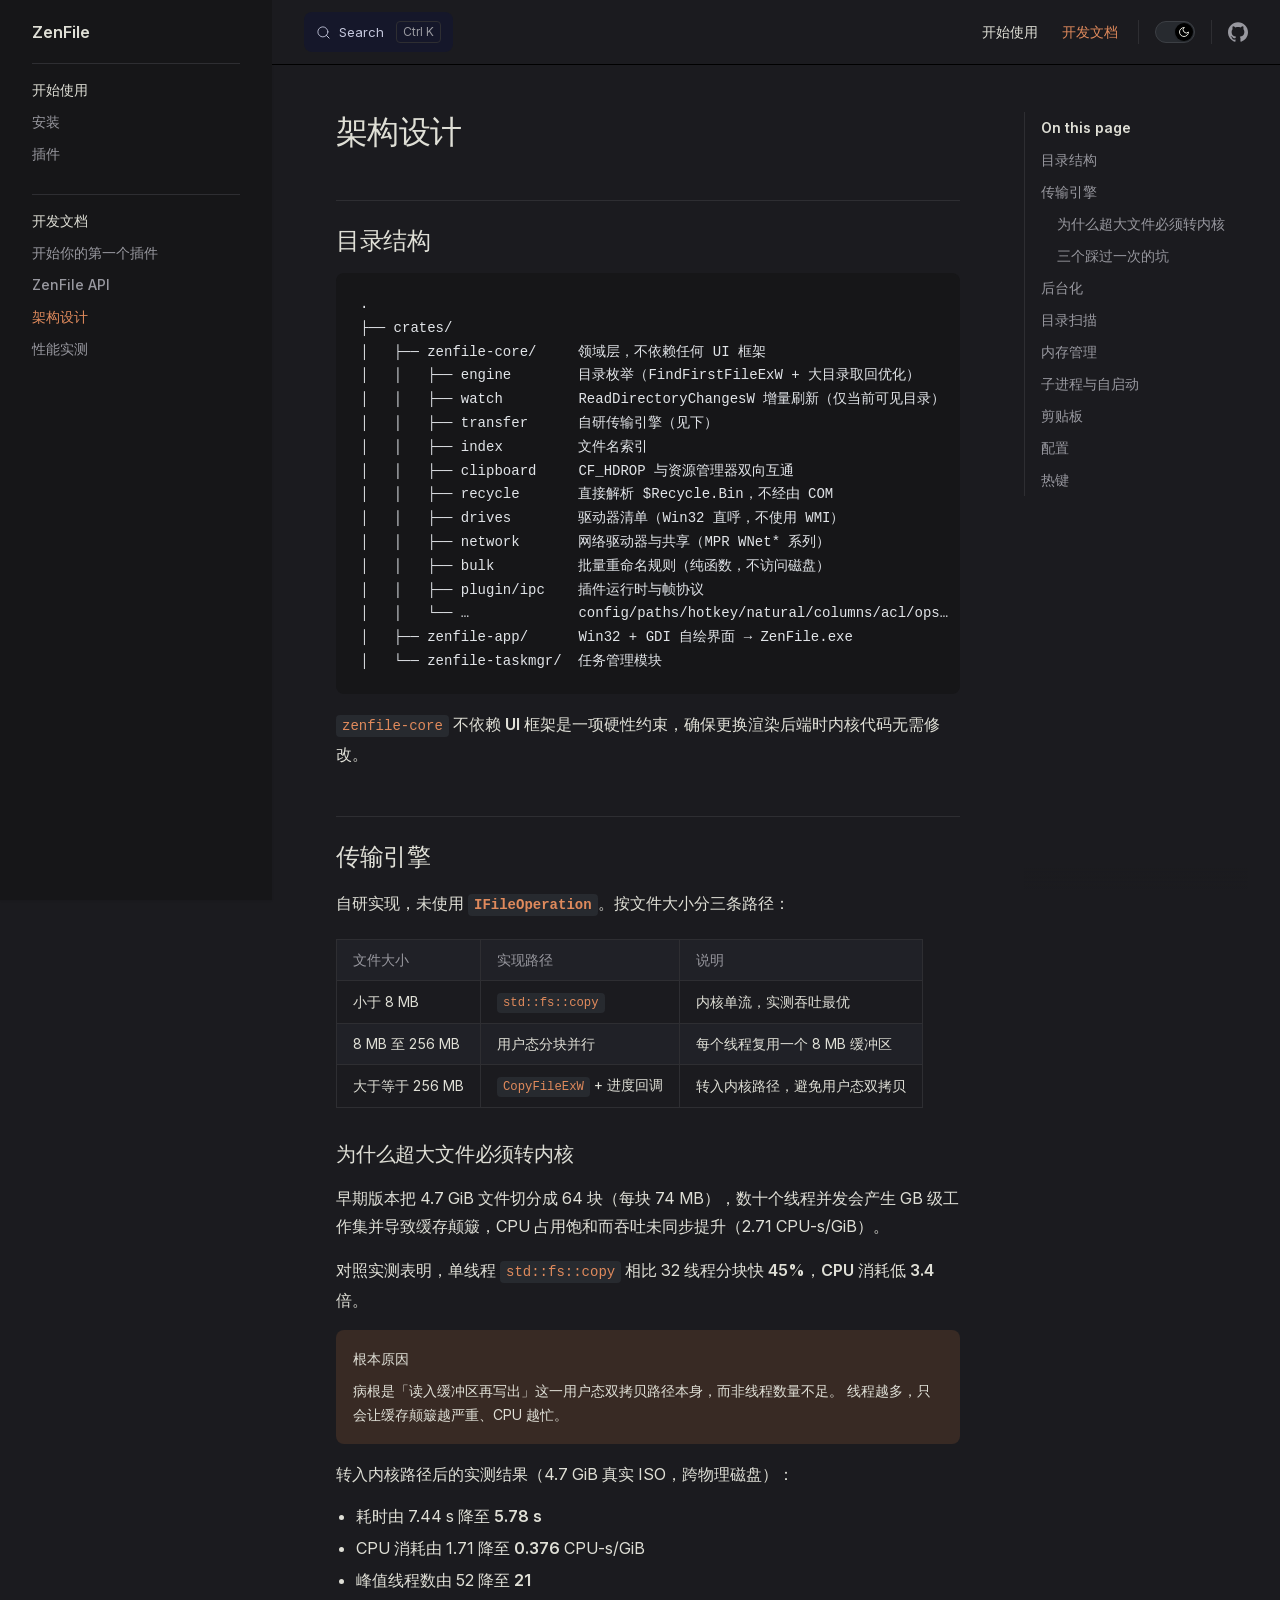
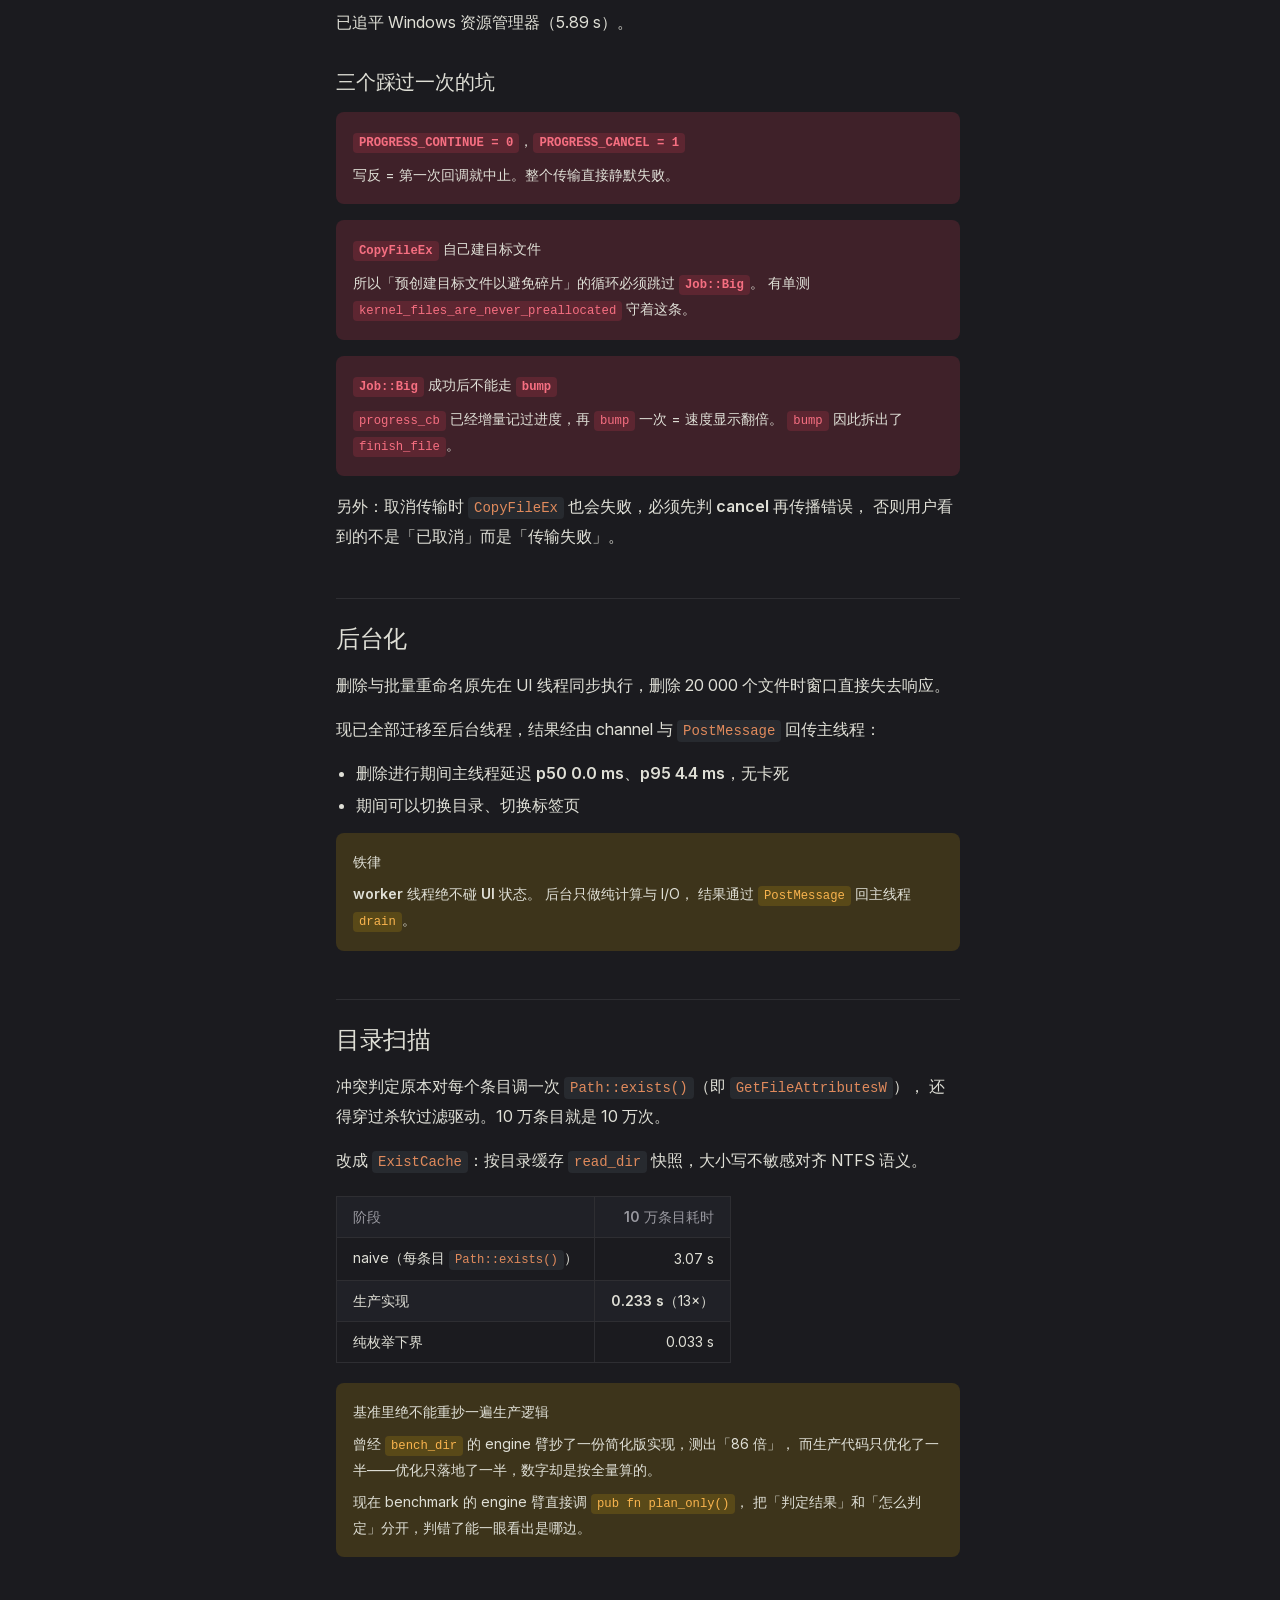
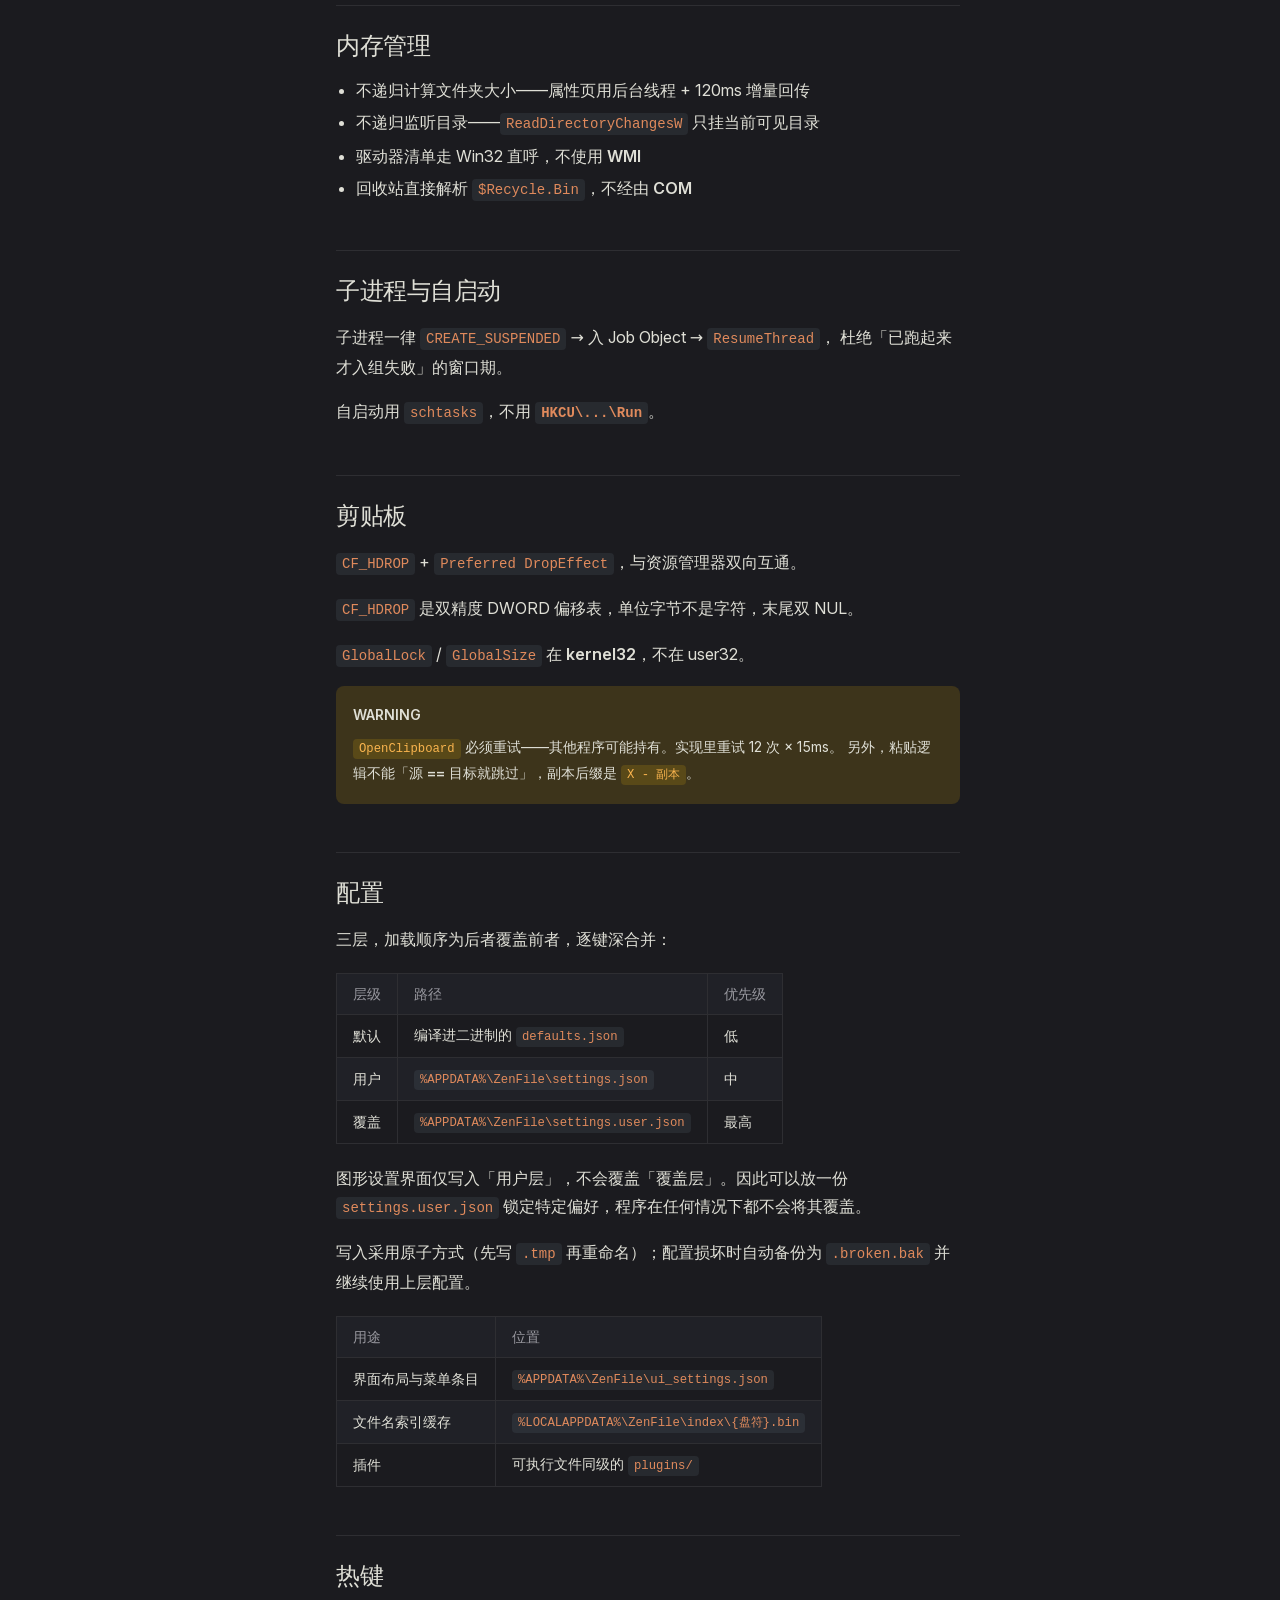
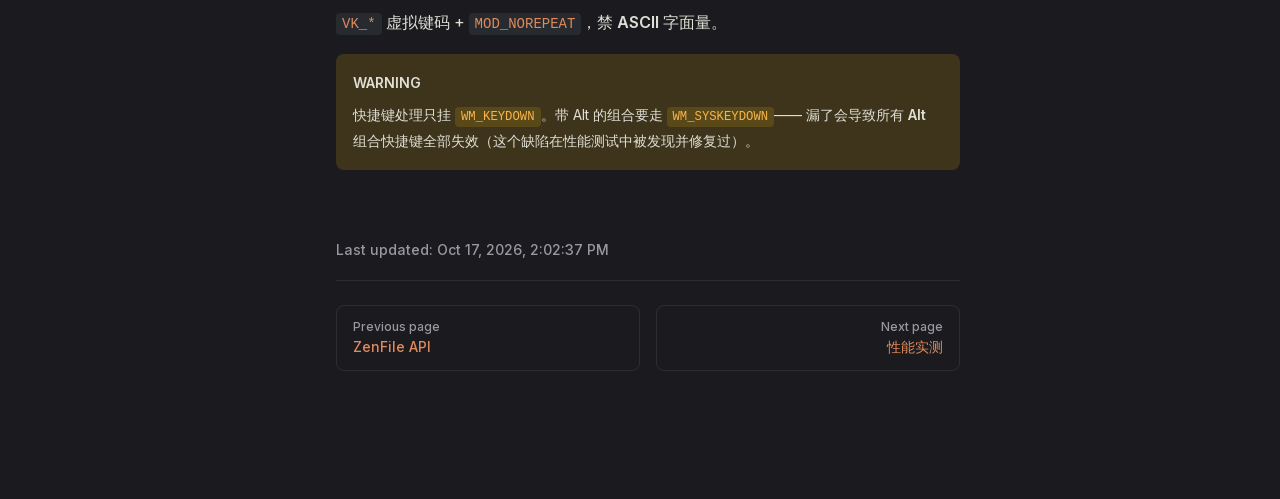
<file: zenfile/docs/architecture.html>
<!DOCTYPE html>
<html lang="zh-CN" dir="ltr">
  <head>
    <meta charset="utf-8">
    <meta name="viewport" content="width=device-width,initial-scale=1">
    <title>架构设计 | ZenFile</title>
    <meta name="description" content="原生 Win32 文件管理器">
    <meta name="generator" content="VitePress v2.0.0-alpha.15">
    <link rel="preload stylesheet" href="/zenfile/assets/style.Bz5m9e7m.css" as="style">
    <link rel="preload stylesheet" href="/zenfile/vp-icons.css" as="style">
    
    <script type="module" src="/zenfile/assets/app.1uKxawb1.js"></script>
    <link rel="preload" href="/zenfile/assets/inter-roman-latin.Di8DUHzh.woff2" as="font" type="font/woff2" crossorigin="">
    <link rel="modulepreload" href="/zenfile/assets/chunks/theme.BqewJFVq.js">
    <link rel="modulepreload" href="/zenfile/assets/chunks/framework.CQwNn0Y-.js">
    <link rel="modulepreload" href="/zenfile/assets/docs_architecture.md.BWDO8Qno.lean.js">
    <script id="check-dark-mode">(()=>{const e=localStorage.getItem("vitepress-theme-appearance")||"dark",a=window.matchMedia("(prefers-color-scheme: dark)").matches;(!e||e==="auto"?a:e==="dark")&&document.documentElement.classList.add("dark")})();</script>
    <script id="check-mac-os">document.documentElement.classList.toggle("mac",/Mac|iPhone|iPod|iPad/i.test(navigator.platform));</script>
  </head>
  <body>
    <div id="app"><div class="Layout" data-v-304c8b69><!--[--><!--]--><!--[--><span tabindex="-1" data-v-10d4d845></span><a href="#VPContent" class="VPSkipLink visually-hidden" data-v-10d4d845>Skip to content</a><!--]--><!----><header class="VPNav" data-v-304c8b69 data-v-604a0865><div class="VPNavBar" data-v-604a0865 data-v-18128346><div class="wrapper" data-v-18128346><div class="container" data-v-18128346><div class="title" data-v-18128346><div class="VPNavBarTitle has-sidebar" data-v-18128346 data-v-d4488dd0><a class="title" href="/zenfile/" data-v-d4488dd0><!--[--><!--]--><!----><span data-v-d4488dd0>ZenFile</span><!--[--><!--]--></a></div></div><div class="content" data-v-18128346><div class="content-body" data-v-18128346><!--[--><!--]--><div class="VPNavBarSearch search" data-v-18128346><!--[--><!----><div id="local-search"><button type="button" aria-label="Search" aria-keyshortcuts="/ control+k meta+k" class="DocSearch DocSearch-Button"><span class="DocSearch-Button-Container"><span class="vpi-search DocSearch-Search-Icon"></span><span class="DocSearch-Button-Placeholder">Search</span></span><span class="DocSearch-Button-Keys"><kbd class="DocSearch-Button-Key"></kbd><kbd class="DocSearch-Button-Key"></kbd></span></button></div><!--]--></div><nav aria-labelledby="main-nav-aria-label" class="VPNavBarMenu menu" data-v-18128346 data-v-020be4db><span id="main-nav-aria-label" class="visually-hidden" data-v-020be4db> Main Navigation </span><!--[--><!--[--><a class="VPLink link VPNavBarMenuLink" href="/zenfile/guide/install.html" tabindex="0" data-v-020be4db data-v-81dba28a><!--[--><span data-v-81dba28a>开始使用</span><!--]--></a><!--]--><!--[--><a class="VPLink link VPNavBarMenuLink active" href="/zenfile/docs/new-plugin.html" tabindex="0" data-v-020be4db data-v-81dba28a><!--[--><span data-v-81dba28a>开发文档</span><!--]--></a><!--]--><!--]--></nav><!----><div class="VPNavBarAppearance appearance" data-v-18128346 data-v-3f90c1a5><button class="VPSwitch VPSwitchAppearance" type="button" role="switch" title aria-checked="true" data-v-3f90c1a5 data-v-be9742d9 data-v-b4ccac88><span class="check" data-v-b4ccac88><span class="icon" data-v-b4ccac88><!--[--><span class="vpi-sun sun" data-v-be9742d9></span><span class="vpi-moon moon" data-v-be9742d9></span><!--]--></span></span></button></div><div class="VPSocialLinks VPNavBarSocialLinks social-links" data-v-18128346 data-v-ef6192dc data-v-a1a7286e><!--[--><a class="VPSocialLink no-icon" href="https://github.com/LOGYTEA/ZenFile" aria-label="github" target="_blank" rel="me noopener" data-v-a1a7286e data-v-32d78712><span class="vpi-social-github"></span></a><!--]--></div><div class="VPFlyout VPNavBarExtra extra" data-v-18128346 data-v-600b50c9 data-v-d8fae6e2><button type="button" class="button" aria-haspopup="true" aria-expanded="false" aria-label="extra navigation" data-v-d8fae6e2><span class="vpi-more-horizontal icon" data-v-d8fae6e2></span></button><div class="menu" data-v-d8fae6e2><div class="VPMenu" data-v-d8fae6e2 data-v-fcd1d7a8><!----><!--[--><!--[--><!----><div class="group" data-v-600b50c9><div class="item appearance" data-v-600b50c9><p class="label" data-v-600b50c9>Appearance</p><div class="appearance-action" data-v-600b50c9><button class="VPSwitch VPSwitchAppearance" type="button" role="switch" title aria-checked="true" data-v-600b50c9 data-v-be9742d9 data-v-b4ccac88><span class="check" data-v-b4ccac88><span class="icon" data-v-b4ccac88><!--[--><span class="vpi-sun sun" data-v-be9742d9></span><span class="vpi-moon moon" data-v-be9742d9></span><!--]--></span></span></button></div></div></div><div class="group" data-v-600b50c9><div class="item social-links" data-v-600b50c9><div class="VPSocialLinks social-links-list" data-v-600b50c9 data-v-a1a7286e><!--[--><a class="VPSocialLink no-icon" href="https://github.com/LOGYTEA/ZenFile" aria-label="github" target="_blank" rel="me noopener" data-v-a1a7286e data-v-32d78712><span class="vpi-social-github"></span></a><!--]--></div></div></div><!--]--><!--]--></div></div></div><!--[--><!--]--><button type="button" class="VPNavBarHamburger hamburger" aria-label="mobile navigation" aria-expanded="false" aria-controls="VPNavScreen" data-v-18128346 data-v-6bee1efd><span class="container" data-v-6bee1efd><span class="top" data-v-6bee1efd></span><span class="middle" data-v-6bee1efd></span><span class="bottom" data-v-6bee1efd></span></span></button></div></div></div></div><div class="divider" data-v-18128346><div class="divider-line" data-v-18128346></div></div></div><!----></header><div class="VPLocalNav has-sidebar empty" data-v-304c8b69 data-v-73add737><div class="container" data-v-73add737><button class="menu" aria-expanded="false" aria-controls="VPSidebarNav" data-v-73add737><span class="vpi-align-left menu-icon" data-v-73add737></span><span class="menu-text" data-v-73add737>Menu</span></button><div class="VPLocalNavOutlineDropdown" style="--vp-vh:0px;" data-v-73add737 data-v-e28a51a6><button data-v-e28a51a6>Return to top</button><!----></div></div></div><aside class="VPSidebar" data-v-304c8b69 data-v-49f51a23><div class="curtain" data-v-49f51a23></div><nav class="nav" id="VPSidebarNav" aria-labelledby="sidebar-aria-label" tabindex="-1" data-v-49f51a23><span class="visually-hidden" id="sidebar-aria-label" data-v-49f51a23> Sidebar Navigation </span><!--[--><!--]--><!--[--><div class="no-transition group" data-v-a84b7c21><section class="VPSidebarItem level-0" data-v-a84b7c21 data-v-6b36a2fd><div class="item" role="button" tabindex="0" data-v-6b36a2fd><div class="indicator" data-v-6b36a2fd></div><h2 class="text" data-v-6b36a2fd>开始使用</h2><!----></div><div class="items" data-v-6b36a2fd><!--[--><div class="VPSidebarItem level-1 is-link" data-v-6b36a2fd><div class="item" data-v-6b36a2fd><div class="indicator" data-v-6b36a2fd></div><a class="VPLink link link" href="/zenfile/guide/install.html" data-v-6b36a2fd><!--[--><p class="text" data-v-6b36a2fd>安装</p><!--]--></a><!----></div><!----></div><div class="VPSidebarItem level-1 is-link" data-v-6b36a2fd><div class="item" data-v-6b36a2fd><div class="indicator" data-v-6b36a2fd></div><a class="VPLink link link" href="/zenfile/guide/plugins.html" data-v-6b36a2fd><!--[--><p class="text" data-v-6b36a2fd>插件</p><!--]--></a><!----></div><!----></div><!--]--></div></section></div><div class="no-transition group" data-v-a84b7c21><section class="VPSidebarItem level-0 has-active" data-v-a84b7c21 data-v-6b36a2fd><div class="item" role="button" tabindex="0" data-v-6b36a2fd><div class="indicator" data-v-6b36a2fd></div><h2 class="text" data-v-6b36a2fd>开发文档</h2><!----></div><div class="items" data-v-6b36a2fd><!--[--><div class="VPSidebarItem level-1 is-link" data-v-6b36a2fd><div class="item" data-v-6b36a2fd><div class="indicator" data-v-6b36a2fd></div><a class="VPLink link link" href="/zenfile/docs/new-plugin.html" data-v-6b36a2fd><!--[--><p class="text" data-v-6b36a2fd>开始你的第一个插件</p><!--]--></a><!----></div><!----></div><div class="VPSidebarItem level-1 is-link" data-v-6b36a2fd><div class="item" data-v-6b36a2fd><div class="indicator" data-v-6b36a2fd></div><a class="VPLink link link" href="/zenfile/docs/api.html" data-v-6b36a2fd><!--[--><p class="text" data-v-6b36a2fd>ZenFile API</p><!--]--></a><!----></div><!----></div><div class="VPSidebarItem level-1 is-link" data-v-6b36a2fd><div class="item" data-v-6b36a2fd><div class="indicator" data-v-6b36a2fd></div><a class="VPLink link link" href="/zenfile/docs/architecture.html" data-v-6b36a2fd><!--[--><p class="text" data-v-6b36a2fd>架构设计</p><!--]--></a><!----></div><!----></div><div class="VPSidebarItem level-1 is-link" data-v-6b36a2fd><div class="item" data-v-6b36a2fd><div class="indicator" data-v-6b36a2fd></div><a class="VPLink link link" href="/zenfile/docs/performance.html" data-v-6b36a2fd><!--[--><p class="text" data-v-6b36a2fd>性能实测</p><!--]--></a><!----></div><!----></div><!--]--></div></section></div><!--]--><!--[--><!--]--></nav></aside><div class="VPContent has-sidebar" id="VPContent" data-v-304c8b69 data-v-bd4f21ea><div class="VPDoc has-sidebar has-aside" data-v-bd4f21ea data-v-d668f7cc><!--[--><!--]--><div class="container" data-v-d668f7cc><div class="aside" data-v-d668f7cc><div class="aside-curtain" data-v-d668f7cc></div><div class="aside-container" data-v-d668f7cc><div class="aside-content" data-v-d668f7cc><div class="VPDocAside" data-v-d668f7cc data-v-cb998dce><!--[--><!--]--><!--[--><!--]--><nav aria-labelledby="doc-outline-aria-label" class="VPDocAsideOutline" data-v-cb998dce data-v-c8b19031><div class="content" data-v-c8b19031><div class="outline-marker" data-v-c8b19031></div><div aria-level="2" class="outline-title" id="doc-outline-aria-label" role="heading" data-v-c8b19031>On this page</div><ul class="VPDocOutlineItem root" data-v-c8b19031 data-v-63c57e50><!--[--><!--]--></ul></div></nav><!--[--><!--]--><div class="spacer" data-v-cb998dce></div><!--[--><!--]--><!----><!--[--><!--]--><!--[--><!--]--></div></div></div></div><div class="content" data-v-d668f7cc><div class="content-container" data-v-d668f7cc><!--[--><!--]--><main class="main" data-v-d668f7cc><div style="position:relative;" class="vp-doc _zenfile_docs_architecture" data-v-d668f7cc><div><h1 id="架构设计" tabindex="-1">架构设计 <a class="header-anchor" href="#架构设计" aria-label="Permalink to “架构设计”">​</a></h1><h2 id="目录结构" tabindex="-1">目录结构 <a class="header-anchor" href="#目录结构" aria-label="Permalink to “目录结构”">​</a></h2><div class="language-"><button title="Copy Code" class="copy"></button><span class="lang"></span><pre class="shiki shiki-themes github-light github-dark" style="--shiki-light:#24292e;--shiki-dark:#e1e4e8;--shiki-light-bg:#fff;--shiki-dark-bg:#24292e;" tabindex="0" dir="ltr"><code><span class="line"><span>.</span></span>
<span class="line"><span>├── crates/</span></span>
<span class="line"><span>│   ├── zenfile-core/     领域层，不依赖任何 UI 框架</span></span>
<span class="line"><span>│   │   ├── engine        目录枚举（FindFirstFileExW + 大目录取回优化）</span></span>
<span class="line"><span>│   │   ├── watch         ReadDirectoryChangesW 增量刷新（仅当前可见目录）</span></span>
<span class="line"><span>│   │   ├── transfer      自研传输引擎（见下）</span></span>
<span class="line"><span>│   │   ├── index         文件名索引</span></span>
<span class="line"><span>│   │   ├── clipboard     CF_HDROP 与资源管理器双向互通</span></span>
<span class="line"><span>│   │   ├── recycle       直接解析 $Recycle.Bin，不经由 COM</span></span>
<span class="line"><span>│   │   ├── drives        驱动器清单（Win32 直呼，不使用 WMI）</span></span>
<span class="line"><span>│   │   ├── network       网络驱动器与共享（MPR WNet* 系列）</span></span>
<span class="line"><span>│   │   ├── bulk          批量重命名规则（纯函数，不访问磁盘）</span></span>
<span class="line"><span>│   │   ├── plugin/ipc    插件运行时与帧协议</span></span>
<span class="line"><span>│   │   └── …             config/paths/hotkey/natural/columns/acl/ops…</span></span>
<span class="line"><span>│   ├── zenfile-app/      Win32 + GDI 自绘界面 → ZenFile.exe</span></span>
<span class="line"><span>│   └── zenfile-taskmgr/  任务管理模块</span></span></code></pre></div><p><code>zenfile-core</code> <strong>不依赖 UI 框架是一项硬性约束</strong>，确保更换渲染后端时内核代码无需修改。</p><h2 id="传输引擎" tabindex="-1">传输引擎 <a class="header-anchor" href="#传输引擎" aria-label="Permalink to “传输引擎”">​</a></h2><p>自研实现，<strong>未使用 <code>IFileOperation</code></strong>。按文件大小分三条路径：</p><table tabindex="0"><thead><tr><th>文件大小</th><th>实现路径</th><th>说明</th></tr></thead><tbody><tr><td>小于 8 MB</td><td><code>std::fs::copy</code></td><td>内核单流，实测吞吐最优</td></tr><tr><td>8 MB 至 256 MB</td><td>用户态分块并行</td><td>每个线程复用一个 8 MB 缓冲区</td></tr><tr><td>大于等于 256 MB</td><td><code>CopyFileExW</code> + 进度回调</td><td>转入内核路径，避免用户态双拷贝</td></tr></tbody></table><h3 id="为什么超大文件必须转内核" tabindex="-1">为什么超大文件必须转内核 <a class="header-anchor" href="#为什么超大文件必须转内核" aria-label="Permalink to “为什么超大文件必须转内核”">​</a></h3><p>早期版本把 4.7 GiB 文件切分成 64 块（每块 74 MB），数十个线程并发会产生 GB 级工作集并导致缓存颠簸，CPU 占用饱和而吞吐未同步提升（2.71 CPU-s/GiB）。</p><p>对照实测表明，单线程 <code>std::fs::copy</code> 相比 32 线程分块<strong>快 45%，CPU 消耗低 3.4 倍</strong>。</p><div class="tip custom-block"><p class="custom-block-title">根本原因</p><p>病根是「读入缓冲区再写出」这一<strong>用户态双拷贝路径本身</strong>，而非线程数量不足。 线程越多，只会让缓存颠簸越严重、CPU 越忙。</p></div><p>转入内核路径后的实测结果（4.7 GiB 真实 ISO，跨物理磁盘）：</p><ul><li>耗时由 7.44 s 降至 <strong>5.78 s</strong></li><li>CPU 消耗由 1.71 降至 <strong>0.376</strong> CPU-s/GiB</li><li>峰值线程数由 52 降至 <strong>21</strong></li></ul><p>已追平 Windows 资源管理器（5.89 s）。</p><h3 id="三个踩过一次的坑" tabindex="-1">三个踩过一次的坑 <a class="header-anchor" href="#三个踩过一次的坑" aria-label="Permalink to “三个踩过一次的坑”">​</a></h3><div class="danger custom-block"><p class="custom-block-title"><code>PROGRESS_CONTINUE = 0</code>，<code>PROGRESS_CANCEL = 1</code></p><p>写反 = 第一次回调就中止。整个传输直接静默失败。</p></div><div class="danger custom-block"><p class="custom-block-title"><code>CopyFileEx</code> 自己建目标文件</p><p>所以「预创建目标文件以避免碎片」的循环<strong>必须跳过 <code>Job::Big</code></strong>。 有单测 <code>kernel_files_are_never_preallocated</code> 守着这条。</p></div><div class="danger custom-block"><p class="custom-block-title"><code>Job::Big</code> 成功后不能走 <code>bump</code></p><p><code>progress_cb</code> 已经增量记过进度，再 <code>bump</code> 一次 = 速度显示翻倍。 <code>bump</code> 因此拆出了 <code>finish_file</code>。</p></div><p>另外：取消传输时 <code>CopyFileEx</code> 也会失败，<strong>必须先判 cancel 再传播错误</strong>， 否则用户看到的不是「已取消」而是「传输失败」。</p><h2 id="后台化" tabindex="-1">后台化 <a class="header-anchor" href="#后台化" aria-label="Permalink to “后台化”">​</a></h2><p>删除与批量重命名原先在 UI 线程同步执行，删除 20 000 个文件时窗口直接失去响应。</p><p>现已全部迁移至后台线程，结果经由 channel 与 <code>PostMessage</code> 回传主线程：</p><ul><li>删除进行期间主线程延迟 <strong>p50 0.0 ms、p95 4.4 ms</strong>，无卡死</li><li>期间可以切换目录、切换标签页</li></ul><div class="warning custom-block"><p class="custom-block-title">铁律</p><p><strong>worker 线程绝不碰 UI 状态。</strong> 后台只做纯计算与 I/O， 结果通过 <code>PostMessage</code> 回主线程 <code>drain</code>。</p></div><h2 id="目录扫描" tabindex="-1">目录扫描 <a class="header-anchor" href="#目录扫描" aria-label="Permalink to “目录扫描”">​</a></h2><p>冲突判定原本对每个条目调一次 <code>Path::exists()</code>（即 <code>GetFileAttributesW</code>）， 还得穿过杀软过滤驱动。10 万条目就是 10 万次。</p><p>改成 <code>ExistCache</code>：按目录缓存 <code>read_dir</code> 快照，大小写不敏感对齐 NTFS 语义。</p><table tabindex="0"><thead><tr><th>阶段</th><th style="text-align:right;">10 万条目耗时</th></tr></thead><tbody><tr><td>naive（每条目 <code>Path::exists()</code>）</td><td style="text-align:right;">3.07 s</td></tr><tr><td><strong>生产实现</strong></td><td style="text-align:right;"><strong>0.233 s</strong>（13×）</td></tr><tr><td>纯枚举下界</td><td style="text-align:right;">0.033 s</td></tr></tbody></table><div class="warning custom-block"><p class="custom-block-title">基准里绝不能重抄一遍生产逻辑</p><p>曾经 <code>bench_dir</code> 的 engine 臂抄了一份简化版实现，测出「86 倍」， 而生产代码只优化了一半——<strong>优化只落地了一半，数字却是按全量算的</strong>。</p><p>现在 benchmark 的 engine 臂直接调 <code>pub fn plan_only()</code>， 把「判定结果」和「怎么判定」分开，判错了能一眼看出是哪边。</p></div><h2 id="内存管理" tabindex="-1">内存管理 <a class="header-anchor" href="#内存管理" aria-label="Permalink to “内存管理”">​</a></h2><ul><li><strong>不递归计算文件夹大小</strong>——属性页用后台线程 + 120ms 增量回传</li><li><strong>不递归监听目录</strong>——<code>ReadDirectoryChangesW</code> 只挂当前可见目录</li><li>驱动器清单走 Win32 直呼，<strong>不使用 WMI</strong></li><li>回收站直接解析 <code>$Recycle.Bin</code>，<strong>不经由 COM</strong></li></ul><h2 id="子进程与自启动" tabindex="-1">子进程与自启动 <a class="header-anchor" href="#子进程与自启动" aria-label="Permalink to “子进程与自启动”">​</a></h2><p>子进程一律 <code>CREATE_SUSPENDED</code> → 入 Job Object → <code>ResumeThread</code>， 杜绝「已跑起来才入组失败」的窗口期。</p><p>自启动用 <code>schtasks</code>，<strong>不用 <code>HKCU\...\Run</code></strong>。</p><h2 id="剪贴板" tabindex="-1">剪贴板 <a class="header-anchor" href="#剪贴板" aria-label="Permalink to “剪贴板”">​</a></h2><p><code>CF_HDROP</code> + <code>Preferred DropEffect</code>，与资源管理器双向互通。</p><p><code>CF_HDROP</code> 是双精度 DWORD 偏移表，单位<strong>字节</strong>不是字符，末尾双 NUL。</p><p><code>GlobalLock</code> / <code>GlobalSize</code> 在 <strong>kernel32</strong>，不在 user32。</p><div class="warning custom-block"><p class="custom-block-title custom-block-title-default">WARNING</p><p><code>OpenClipboard</code> 必须<strong>重试</strong>——其他程序可能持有。实现里重试 12 次 × 15ms。 另外，粘贴逻辑<strong>不能「源 == 目标就跳过」</strong>，副本后缀是 <code>X - 副本</code>。</p></div><h2 id="配置" tabindex="-1">配置 <a class="header-anchor" href="#配置" aria-label="Permalink to “配置”">​</a></h2><p>三层，加载顺序为后者覆盖前者，逐键深合并：</p><table tabindex="0"><thead><tr><th>层级</th><th>路径</th><th>优先级</th></tr></thead><tbody><tr><td>默认</td><td>编译进二进制的 <code>defaults.json</code></td><td>低</td></tr><tr><td>用户</td><td><code>%APPDATA%\ZenFile\settings.json</code></td><td>中</td></tr><tr><td>覆盖</td><td><code>%APPDATA%\ZenFile\settings.user.json</code></td><td><strong>最高</strong></td></tr></tbody></table><p>图形设置界面<strong>仅写入「用户层」</strong>，不会覆盖「覆盖层」。因此可以放一份 <code>settings.user.json</code> 锁定特定偏好，程序在任何情况下都不会将其覆盖。</p><p>写入采用原子方式（先写 <code>.tmp</code> 再重命名）；配置损坏时自动备份为 <code>.broken.bak</code> 并继续使用上层配置。</p><table tabindex="0"><thead><tr><th>用途</th><th>位置</th></tr></thead><tbody><tr><td>界面布局与菜单条目</td><td><code>%APPDATA%\ZenFile\ui_settings.json</code></td></tr><tr><td>文件名索引缓存</td><td><code>%LOCALAPPDATA%\ZenFile\index\{盘符}.bin</code></td></tr><tr><td>插件</td><td>可执行文件同级的 <code>plugins/</code></td></tr></tbody></table><h2 id="热键" tabindex="-1">热键 <a class="header-anchor" href="#热键" aria-label="Permalink to “热键”">​</a></h2><p><code>VK_*</code> 虚拟键码 + <code>MOD_NOREPEAT</code>，<strong>禁 ASCII 字面量</strong>。</p><div class="warning custom-block"><p class="custom-block-title custom-block-title-default">WARNING</p><p>快捷键处理只挂 <code>WM_KEYDOWN</code>。带 Alt 的组合要走 <code>WM_SYSKEYDOWN</code>—— 漏了会导致<strong>所有 Alt 组合快捷键全部失效</strong>（这个缺陷在性能测试中被发现并修复过）。</p></div></div></div></main><footer class="VPDocFooter" data-v-d668f7cc data-v-1bcd8184><!--[--><!--]--><div class="edit-info" data-v-1bcd8184><!----><div class="last-updated" data-v-1bcd8184><p class="VPLastUpdated" data-v-1bcd8184 data-v-73dafb42>Last updated: <time datetime="2026-10-17T14:02:37.000Z" data-v-73dafb42></time></p></div></div><nav class="prev-next" aria-labelledby="doc-footer-aria-label" data-v-1bcd8184><span class="visually-hidden" id="doc-footer-aria-label" data-v-1bcd8184>Pager</span><div class="pager" data-v-1bcd8184><a class="VPLink link pager-link prev" href="/zenfile/docs/api.html" data-v-1bcd8184><!--[--><span class="desc" data-v-1bcd8184>Previous page</span><span class="title" data-v-1bcd8184>ZenFile API</span><!--]--></a></div><div class="pager" data-v-1bcd8184><a class="VPLink link pager-link next" href="/zenfile/docs/performance.html" data-v-1bcd8184><!--[--><span class="desc" data-v-1bcd8184>Next page</span><span class="title" data-v-1bcd8184>性能实测</span><!--]--></a></div></nav></footer><!--[--><!--]--></div></div></div><!--[--><!--]--></div></div><!----><!--[--><!--]--></div></div>
    <script>window.__VP_HASH_MAP__=JSON.parse("{\"docs_api.md\":\"_2wKanQU\",\"docs_architecture.md\":\"BWDO8Qno\",\"docs_new-plugin.md\":\"DMc2r-JD\",\"docs_performance.md\":\"cKbAsqPZ\",\"guide_install.md\":\"CoWH2i_E\",\"guide_plugins.md\":\"u1znh-LG\",\"index.md\":\"ewW9Qxpq\"}");window.__VP_SITE_DATA__=JSON.parse("{\"lang\":\"zh-CN\",\"dir\":\"ltr\",\"title\":\"ZenFile\",\"description\":\"原生 Win32 文件管理器\",\"base\":\"/zenfile/\",\"head\":[],\"router\":{\"prefetchLinks\":true},\"appearance\":\"dark\",\"themeConfig\":{\"nav\":[{\"text\":\"开始使用\",\"link\":\"/guide/install\",\"activeMatch\":\"/guide/\"},{\"text\":\"开发文档\",\"link\":\"/docs/new-plugin\",\"activeMatch\":\"/docs/\"}],\"sidebar\":[{\"text\":\"开始使用\",\"items\":[{\"text\":\"安装\",\"link\":\"/guide/install\"},{\"text\":\"插件\",\"link\":\"/guide/plugins\"}]},{\"text\":\"开发文档\",\"items\":[{\"text\":\"开始你的第一个插件\",\"link\":\"/docs/new-plugin\"},{\"text\":\"ZenFile API\",\"link\":\"/docs/api\"},{\"text\":\"架构设计\",\"link\":\"/docs/architecture\"},{\"text\":\"性能实测\",\"link\":\"/docs/performance\"}]}],\"socialLinks\":[{\"icon\":\"github\",\"link\":\"https://github.com/LOGYTEA/ZenFile\"}],\"search\":{\"provider\":\"local\"},\"outline\":{\"level\":[2,3]}},\"locales\":{},\"scrollOffset\":134,\"cleanUrls\":false,\"additionalConfig\":{}}");</script>
    
  </body>
</html>
</file>
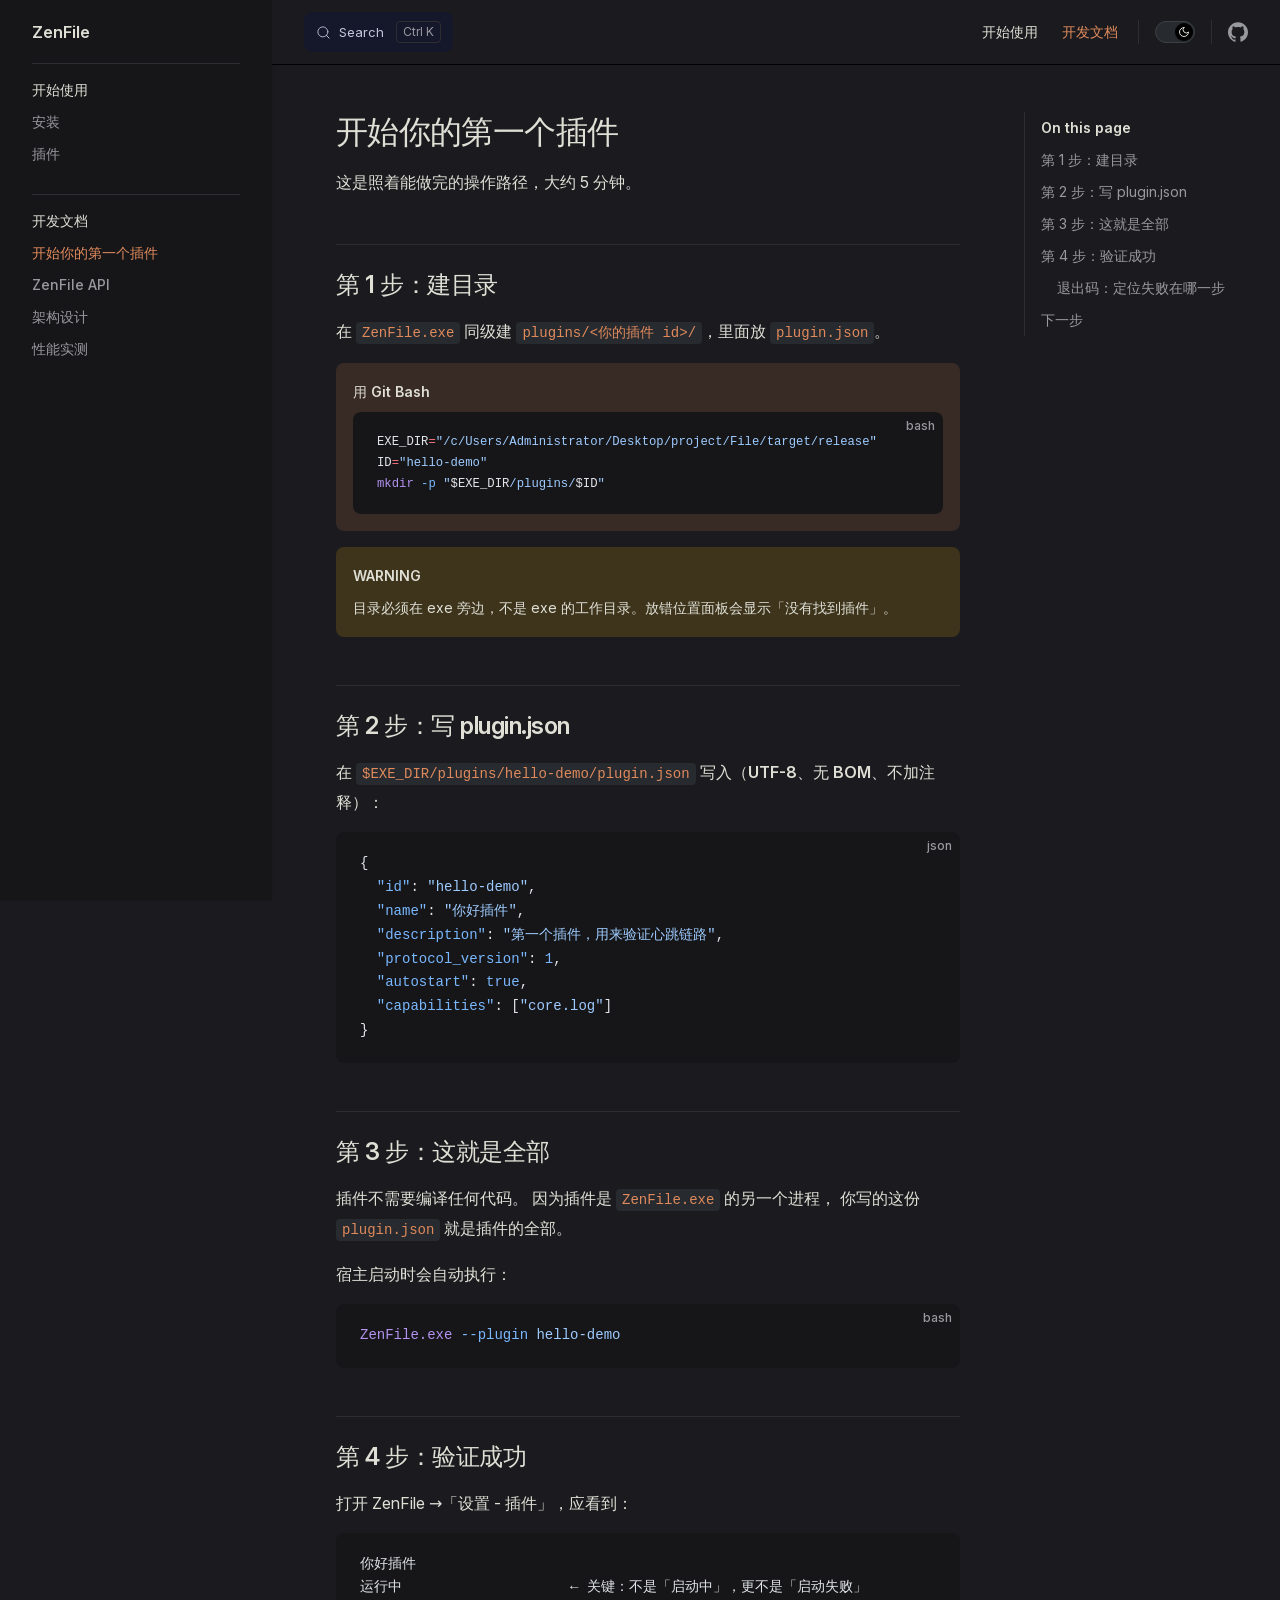
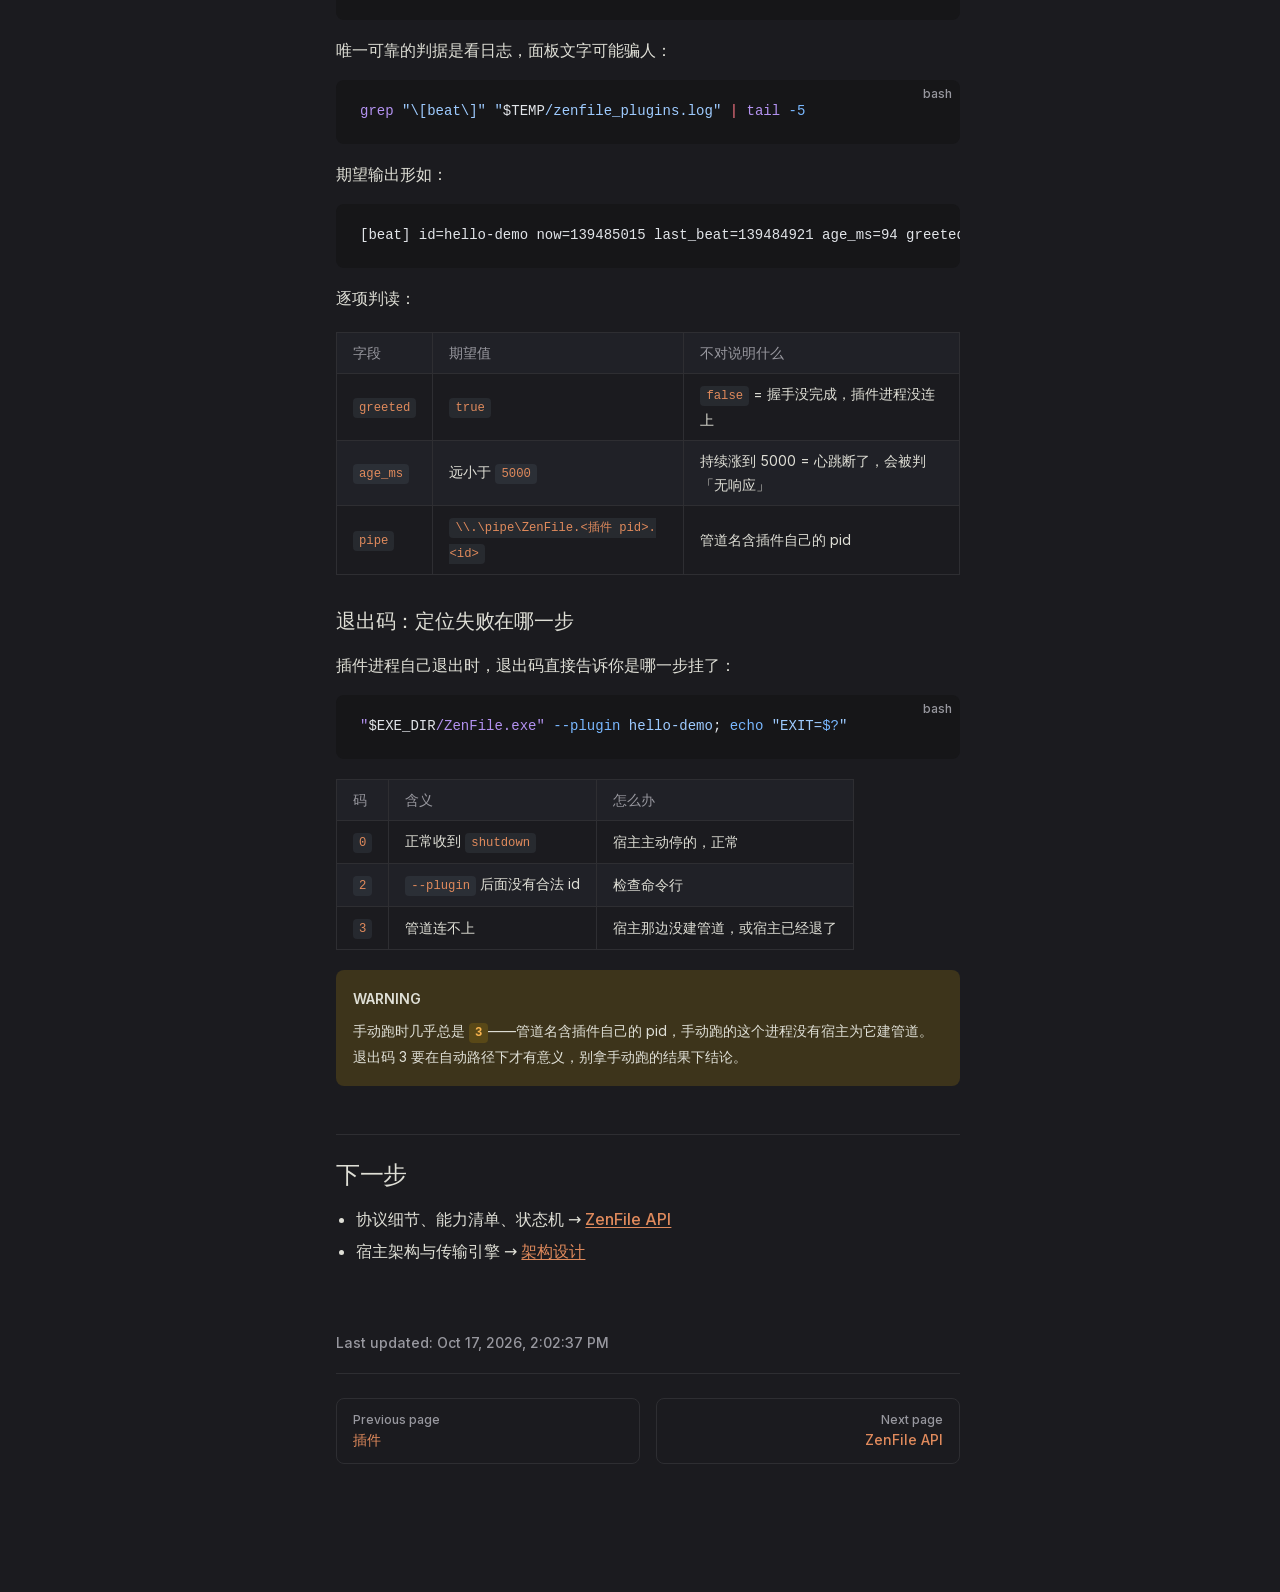
<file: zenfile/docs/new-plugin.html>
<!DOCTYPE html>
<html lang="zh-CN" dir="ltr">
  <head>
    <meta charset="utf-8">
    <meta name="viewport" content="width=device-width,initial-scale=1">
    <title>开始你的第一个插件 | ZenFile</title>
    <meta name="description" content="原生 Win32 文件管理器">
    <meta name="generator" content="VitePress v2.0.0-alpha.15">
    <link rel="preload stylesheet" href="/zenfile/assets/style.Bz5m9e7m.css" as="style">
    <link rel="preload stylesheet" href="/zenfile/vp-icons.css" as="style">
    
    <script type="module" src="/zenfile/assets/app.1uKxawb1.js"></script>
    <link rel="preload" href="/zenfile/assets/inter-roman-latin.Di8DUHzh.woff2" as="font" type="font/woff2" crossorigin="">
    <link rel="modulepreload" href="/zenfile/assets/chunks/theme.BqewJFVq.js">
    <link rel="modulepreload" href="/zenfile/assets/chunks/framework.CQwNn0Y-.js">
    <link rel="modulepreload" href="/zenfile/assets/docs_new-plugin.md.DMc2r-JD.lean.js">
    <script id="check-dark-mode">(()=>{const e=localStorage.getItem("vitepress-theme-appearance")||"dark",a=window.matchMedia("(prefers-color-scheme: dark)").matches;(!e||e==="auto"?a:e==="dark")&&document.documentElement.classList.add("dark")})();</script>
    <script id="check-mac-os">document.documentElement.classList.toggle("mac",/Mac|iPhone|iPod|iPad/i.test(navigator.platform));</script>
  </head>
  <body>
    <div id="app"><div class="Layout" data-v-304c8b69><!--[--><!--]--><!--[--><span tabindex="-1" data-v-10d4d845></span><a href="#VPContent" class="VPSkipLink visually-hidden" data-v-10d4d845>Skip to content</a><!--]--><!----><header class="VPNav" data-v-304c8b69 data-v-604a0865><div class="VPNavBar" data-v-604a0865 data-v-18128346><div class="wrapper" data-v-18128346><div class="container" data-v-18128346><div class="title" data-v-18128346><div class="VPNavBarTitle has-sidebar" data-v-18128346 data-v-d4488dd0><a class="title" href="/zenfile/" data-v-d4488dd0><!--[--><!--]--><!----><span data-v-d4488dd0>ZenFile</span><!--[--><!--]--></a></div></div><div class="content" data-v-18128346><div class="content-body" data-v-18128346><!--[--><!--]--><div class="VPNavBarSearch search" data-v-18128346><!--[--><!----><div id="local-search"><button type="button" aria-label="Search" aria-keyshortcuts="/ control+k meta+k" class="DocSearch DocSearch-Button"><span class="DocSearch-Button-Container"><span class="vpi-search DocSearch-Search-Icon"></span><span class="DocSearch-Button-Placeholder">Search</span></span><span class="DocSearch-Button-Keys"><kbd class="DocSearch-Button-Key"></kbd><kbd class="DocSearch-Button-Key"></kbd></span></button></div><!--]--></div><nav aria-labelledby="main-nav-aria-label" class="VPNavBarMenu menu" data-v-18128346 data-v-020be4db><span id="main-nav-aria-label" class="visually-hidden" data-v-020be4db> Main Navigation </span><!--[--><!--[--><a class="VPLink link VPNavBarMenuLink" href="/zenfile/guide/install.html" tabindex="0" data-v-020be4db data-v-81dba28a><!--[--><span data-v-81dba28a>开始使用</span><!--]--></a><!--]--><!--[--><a class="VPLink link VPNavBarMenuLink active" href="/zenfile/docs/new-plugin.html" tabindex="0" data-v-020be4db data-v-81dba28a><!--[--><span data-v-81dba28a>开发文档</span><!--]--></a><!--]--><!--]--></nav><!----><div class="VPNavBarAppearance appearance" data-v-18128346 data-v-3f90c1a5><button class="VPSwitch VPSwitchAppearance" type="button" role="switch" title aria-checked="true" data-v-3f90c1a5 data-v-be9742d9 data-v-b4ccac88><span class="check" data-v-b4ccac88><span class="icon" data-v-b4ccac88><!--[--><span class="vpi-sun sun" data-v-be9742d9></span><span class="vpi-moon moon" data-v-be9742d9></span><!--]--></span></span></button></div><div class="VPSocialLinks VPNavBarSocialLinks social-links" data-v-18128346 data-v-ef6192dc data-v-a1a7286e><!--[--><a class="VPSocialLink no-icon" href="https://github.com/LOGYTEA/ZenFile" aria-label="github" target="_blank" rel="me noopener" data-v-a1a7286e data-v-32d78712><span class="vpi-social-github"></span></a><!--]--></div><div class="VPFlyout VPNavBarExtra extra" data-v-18128346 data-v-600b50c9 data-v-d8fae6e2><button type="button" class="button" aria-haspopup="true" aria-expanded="false" aria-label="extra navigation" data-v-d8fae6e2><span class="vpi-more-horizontal icon" data-v-d8fae6e2></span></button><div class="menu" data-v-d8fae6e2><div class="VPMenu" data-v-d8fae6e2 data-v-fcd1d7a8><!----><!--[--><!--[--><!----><div class="group" data-v-600b50c9><div class="item appearance" data-v-600b50c9><p class="label" data-v-600b50c9>Appearance</p><div class="appearance-action" data-v-600b50c9><button class="VPSwitch VPSwitchAppearance" type="button" role="switch" title aria-checked="true" data-v-600b50c9 data-v-be9742d9 data-v-b4ccac88><span class="check" data-v-b4ccac88><span class="icon" data-v-b4ccac88><!--[--><span class="vpi-sun sun" data-v-be9742d9></span><span class="vpi-moon moon" data-v-be9742d9></span><!--]--></span></span></button></div></div></div><div class="group" data-v-600b50c9><div class="item social-links" data-v-600b50c9><div class="VPSocialLinks social-links-list" data-v-600b50c9 data-v-a1a7286e><!--[--><a class="VPSocialLink no-icon" href="https://github.com/LOGYTEA/ZenFile" aria-label="github" target="_blank" rel="me noopener" data-v-a1a7286e data-v-32d78712><span class="vpi-social-github"></span></a><!--]--></div></div></div><!--]--><!--]--></div></div></div><!--[--><!--]--><button type="button" class="VPNavBarHamburger hamburger" aria-label="mobile navigation" aria-expanded="false" aria-controls="VPNavScreen" data-v-18128346 data-v-6bee1efd><span class="container" data-v-6bee1efd><span class="top" data-v-6bee1efd></span><span class="middle" data-v-6bee1efd></span><span class="bottom" data-v-6bee1efd></span></span></button></div></div></div></div><div class="divider" data-v-18128346><div class="divider-line" data-v-18128346></div></div></div><!----></header><div class="VPLocalNav has-sidebar empty" data-v-304c8b69 data-v-73add737><div class="container" data-v-73add737><button class="menu" aria-expanded="false" aria-controls="VPSidebarNav" data-v-73add737><span class="vpi-align-left menu-icon" data-v-73add737></span><span class="menu-text" data-v-73add737>Menu</span></button><div class="VPLocalNavOutlineDropdown" style="--vp-vh:0px;" data-v-73add737 data-v-e28a51a6><button data-v-e28a51a6>Return to top</button><!----></div></div></div><aside class="VPSidebar" data-v-304c8b69 data-v-49f51a23><div class="curtain" data-v-49f51a23></div><nav class="nav" id="VPSidebarNav" aria-labelledby="sidebar-aria-label" tabindex="-1" data-v-49f51a23><span class="visually-hidden" id="sidebar-aria-label" data-v-49f51a23> Sidebar Navigation </span><!--[--><!--]--><!--[--><div class="no-transition group" data-v-a84b7c21><section class="VPSidebarItem level-0" data-v-a84b7c21 data-v-6b36a2fd><div class="item" role="button" tabindex="0" data-v-6b36a2fd><div class="indicator" data-v-6b36a2fd></div><h2 class="text" data-v-6b36a2fd>开始使用</h2><!----></div><div class="items" data-v-6b36a2fd><!--[--><div class="VPSidebarItem level-1 is-link" data-v-6b36a2fd><div class="item" data-v-6b36a2fd><div class="indicator" data-v-6b36a2fd></div><a class="VPLink link link" href="/zenfile/guide/install.html" data-v-6b36a2fd><!--[--><p class="text" data-v-6b36a2fd>安装</p><!--]--></a><!----></div><!----></div><div class="VPSidebarItem level-1 is-link" data-v-6b36a2fd><div class="item" data-v-6b36a2fd><div class="indicator" data-v-6b36a2fd></div><a class="VPLink link link" href="/zenfile/guide/plugins.html" data-v-6b36a2fd><!--[--><p class="text" data-v-6b36a2fd>插件</p><!--]--></a><!----></div><!----></div><!--]--></div></section></div><div class="no-transition group" data-v-a84b7c21><section class="VPSidebarItem level-0 has-active" data-v-a84b7c21 data-v-6b36a2fd><div class="item" role="button" tabindex="0" data-v-6b36a2fd><div class="indicator" data-v-6b36a2fd></div><h2 class="text" data-v-6b36a2fd>开发文档</h2><!----></div><div class="items" data-v-6b36a2fd><!--[--><div class="VPSidebarItem level-1 is-link" data-v-6b36a2fd><div class="item" data-v-6b36a2fd><div class="indicator" data-v-6b36a2fd></div><a class="VPLink link link" href="/zenfile/docs/new-plugin.html" data-v-6b36a2fd><!--[--><p class="text" data-v-6b36a2fd>开始你的第一个插件</p><!--]--></a><!----></div><!----></div><div class="VPSidebarItem level-1 is-link" data-v-6b36a2fd><div class="item" data-v-6b36a2fd><div class="indicator" data-v-6b36a2fd></div><a class="VPLink link link" href="/zenfile/docs/api.html" data-v-6b36a2fd><!--[--><p class="text" data-v-6b36a2fd>ZenFile API</p><!--]--></a><!----></div><!----></div><div class="VPSidebarItem level-1 is-link" data-v-6b36a2fd><div class="item" data-v-6b36a2fd><div class="indicator" data-v-6b36a2fd></div><a class="VPLink link link" href="/zenfile/docs/architecture.html" data-v-6b36a2fd><!--[--><p class="text" data-v-6b36a2fd>架构设计</p><!--]--></a><!----></div><!----></div><div class="VPSidebarItem level-1 is-link" data-v-6b36a2fd><div class="item" data-v-6b36a2fd><div class="indicator" data-v-6b36a2fd></div><a class="VPLink link link" href="/zenfile/docs/performance.html" data-v-6b36a2fd><!--[--><p class="text" data-v-6b36a2fd>性能实测</p><!--]--></a><!----></div><!----></div><!--]--></div></section></div><!--]--><!--[--><!--]--></nav></aside><div class="VPContent has-sidebar" id="VPContent" data-v-304c8b69 data-v-bd4f21ea><div class="VPDoc has-sidebar has-aside" data-v-bd4f21ea data-v-d668f7cc><!--[--><!--]--><div class="container" data-v-d668f7cc><div class="aside" data-v-d668f7cc><div class="aside-curtain" data-v-d668f7cc></div><div class="aside-container" data-v-d668f7cc><div class="aside-content" data-v-d668f7cc><div class="VPDocAside" data-v-d668f7cc data-v-cb998dce><!--[--><!--]--><!--[--><!--]--><nav aria-labelledby="doc-outline-aria-label" class="VPDocAsideOutline" data-v-cb998dce data-v-c8b19031><div class="content" data-v-c8b19031><div class="outline-marker" data-v-c8b19031></div><div aria-level="2" class="outline-title" id="doc-outline-aria-label" role="heading" data-v-c8b19031>On this page</div><ul class="VPDocOutlineItem root" data-v-c8b19031 data-v-63c57e50><!--[--><!--]--></ul></div></nav><!--[--><!--]--><div class="spacer" data-v-cb998dce></div><!--[--><!--]--><!----><!--[--><!--]--><!--[--><!--]--></div></div></div></div><div class="content" data-v-d668f7cc><div class="content-container" data-v-d668f7cc><!--[--><!--]--><main class="main" data-v-d668f7cc><div style="position:relative;" class="vp-doc _zenfile_docs_new-plugin" data-v-d668f7cc><div><h1 id="开始你的第一个插件" tabindex="-1">开始你的第一个插件 <a class="header-anchor" href="#开始你的第一个插件" aria-label="Permalink to “开始你的第一个插件”">​</a></h1><p>这是<strong>照着能做完</strong>的操作路径，大约 5 分钟。</p><h2 id="第-1-步-建目录" tabindex="-1">第 1 步：建目录 <a class="header-anchor" href="#第-1-步-建目录" aria-label="Permalink to “第 1 步：建目录”">​</a></h2><p>在 <code>ZenFile.exe</code> <strong>同级</strong>建 <code>plugins/&lt;你的插件 id&gt;/</code>，里面放 <code>plugin.json</code>。</p><div class="tip custom-block"><p class="custom-block-title">用 Git Bash</p><div class="language-bash"><button title="Copy Code" class="copy"></button><span class="lang">bash</span><pre class="shiki shiki-themes github-light github-dark" style="--shiki-light:#24292e;--shiki-dark:#e1e4e8;--shiki-light-bg:#fff;--shiki-dark-bg:#24292e;" tabindex="0" dir="ltr"><code><span class="line"><span style="--shiki-light:#24292E;--shiki-dark:#E1E4E8;">EXE_DIR</span><span style="--shiki-light:#D73A49;--shiki-dark:#F97583;">=</span><span style="--shiki-light:#032F62;--shiki-dark:#9ECBFF;">&quot;/c/Users/Administrator/Desktop/project/File/target/release&quot;</span></span>
<span class="line"><span style="--shiki-light:#24292E;--shiki-dark:#E1E4E8;">ID</span><span style="--shiki-light:#D73A49;--shiki-dark:#F97583;">=</span><span style="--shiki-light:#032F62;--shiki-dark:#9ECBFF;">&quot;hello-demo&quot;</span></span>
<span class="line"><span style="--shiki-light:#6F42C1;--shiki-dark:#B392F0;">mkdir</span><span style="--shiki-light:#005CC5;--shiki-dark:#79B8FF;"> -p</span><span style="--shiki-light:#032F62;--shiki-dark:#9ECBFF;"> &quot;</span><span style="--shiki-light:#24292E;--shiki-dark:#E1E4E8;">$EXE_DIR</span><span style="--shiki-light:#032F62;--shiki-dark:#9ECBFF;">/plugins/</span><span style="--shiki-light:#24292E;--shiki-dark:#E1E4E8;">$ID</span><span style="--shiki-light:#032F62;--shiki-dark:#9ECBFF;">&quot;</span></span></code></pre></div></div><div class="warning custom-block"><p class="custom-block-title custom-block-title-default">WARNING</p><p>目录必须在 exe <strong>旁边</strong>，不是 exe 的工作目录。放错位置面板会显示「没有找到插件」。</p></div><h2 id="第-2-步-写-plugin-json" tabindex="-1">第 2 步：写 plugin.json <a class="header-anchor" href="#第-2-步-写-plugin-json" aria-label="Permalink to “第 2 步：写 plugin.json”">​</a></h2><p>在 <code>$EXE_DIR/plugins/hello-demo/plugin.json</code> 写入（<strong>UTF-8、无 BOM、不加注释</strong>）：</p><div class="language-json"><button title="Copy Code" class="copy"></button><span class="lang">json</span><pre class="shiki shiki-themes github-light github-dark" style="--shiki-light:#24292e;--shiki-dark:#e1e4e8;--shiki-light-bg:#fff;--shiki-dark-bg:#24292e;" tabindex="0" dir="ltr"><code><span class="line"><span style="--shiki-light:#24292E;--shiki-dark:#E1E4E8;">{</span></span>
<span class="line"><span style="--shiki-light:#005CC5;--shiki-dark:#79B8FF;">  &quot;id&quot;</span><span style="--shiki-light:#24292E;--shiki-dark:#E1E4E8;">: </span><span style="--shiki-light:#032F62;--shiki-dark:#9ECBFF;">&quot;hello-demo&quot;</span><span style="--shiki-light:#24292E;--shiki-dark:#E1E4E8;">,</span></span>
<span class="line"><span style="--shiki-light:#005CC5;--shiki-dark:#79B8FF;">  &quot;name&quot;</span><span style="--shiki-light:#24292E;--shiki-dark:#E1E4E8;">: </span><span style="--shiki-light:#032F62;--shiki-dark:#9ECBFF;">&quot;你好插件&quot;</span><span style="--shiki-light:#24292E;--shiki-dark:#E1E4E8;">,</span></span>
<span class="line"><span style="--shiki-light:#005CC5;--shiki-dark:#79B8FF;">  &quot;description&quot;</span><span style="--shiki-light:#24292E;--shiki-dark:#E1E4E8;">: </span><span style="--shiki-light:#032F62;--shiki-dark:#9ECBFF;">&quot;第一个插件，用来验证心跳链路&quot;</span><span style="--shiki-light:#24292E;--shiki-dark:#E1E4E8;">,</span></span>
<span class="line"><span style="--shiki-light:#005CC5;--shiki-dark:#79B8FF;">  &quot;protocol_version&quot;</span><span style="--shiki-light:#24292E;--shiki-dark:#E1E4E8;">: </span><span style="--shiki-light:#005CC5;--shiki-dark:#79B8FF;">1</span><span style="--shiki-light:#24292E;--shiki-dark:#E1E4E8;">,</span></span>
<span class="line"><span style="--shiki-light:#005CC5;--shiki-dark:#79B8FF;">  &quot;autostart&quot;</span><span style="--shiki-light:#24292E;--shiki-dark:#E1E4E8;">: </span><span style="--shiki-light:#005CC5;--shiki-dark:#79B8FF;">true</span><span style="--shiki-light:#24292E;--shiki-dark:#E1E4E8;">,</span></span>
<span class="line"><span style="--shiki-light:#005CC5;--shiki-dark:#79B8FF;">  &quot;capabilities&quot;</span><span style="--shiki-light:#24292E;--shiki-dark:#E1E4E8;">: [</span><span style="--shiki-light:#032F62;--shiki-dark:#9ECBFF;">&quot;core.log&quot;</span><span style="--shiki-light:#24292E;--shiki-dark:#E1E4E8;">]</span></span>
<span class="line"><span style="--shiki-light:#24292E;--shiki-dark:#E1E4E8;">}</span></span></code></pre></div><h2 id="第-3-步-这就是全部" tabindex="-1">第 3 步：这就是全部 <a class="header-anchor" href="#第-3-步-这就是全部" aria-label="Permalink to “第 3 步：这就是全部”">​</a></h2><p><strong>插件不需要编译任何代码。</strong> 因为插件是 <code>ZenFile.exe</code> 的另一个进程， 你写的这份 <code>plugin.json</code> 就是插件的全部。</p><p>宿主启动时会自动执行：</p><div class="language-bash"><button title="Copy Code" class="copy"></button><span class="lang">bash</span><pre class="shiki shiki-themes github-light github-dark" style="--shiki-light:#24292e;--shiki-dark:#e1e4e8;--shiki-light-bg:#fff;--shiki-dark-bg:#24292e;" tabindex="0" dir="ltr"><code><span class="line"><span style="--shiki-light:#6F42C1;--shiki-dark:#B392F0;">ZenFile.exe</span><span style="--shiki-light:#005CC5;--shiki-dark:#79B8FF;"> --plugin</span><span style="--shiki-light:#032F62;--shiki-dark:#9ECBFF;"> hello-demo</span></span></code></pre></div><h2 id="第-4-步-验证成功" tabindex="-1">第 4 步：验证成功 <a class="header-anchor" href="#第-4-步-验证成功" aria-label="Permalink to “第 4 步：验证成功”">​</a></h2><p>打开 ZenFile →「设置 - 插件」，应看到：</p><div class="language-"><button title="Copy Code" class="copy"></button><span class="lang"></span><pre class="shiki shiki-themes github-light github-dark" style="--shiki-light:#24292e;--shiki-dark:#e1e4e8;--shiki-light-bg:#fff;--shiki-dark-bg:#24292e;" tabindex="0" dir="ltr"><code><span class="line"><span>你好插件</span></span>
<span class="line"><span>运行中                    ← 关键：不是「启动中」，更不是「启动失败」</span></span></code></pre></div><p><strong>唯一可靠的判据</strong>是看日志，面板文字可能骗人：</p><div class="language-bash"><button title="Copy Code" class="copy"></button><span class="lang">bash</span><pre class="shiki shiki-themes github-light github-dark" style="--shiki-light:#24292e;--shiki-dark:#e1e4e8;--shiki-light-bg:#fff;--shiki-dark-bg:#24292e;" tabindex="0" dir="ltr"><code><span class="line"><span style="--shiki-light:#6F42C1;--shiki-dark:#B392F0;">grep</span><span style="--shiki-light:#032F62;--shiki-dark:#9ECBFF;"> &quot;\[beat\]&quot;</span><span style="--shiki-light:#032F62;--shiki-dark:#9ECBFF;"> &quot;</span><span style="--shiki-light:#24292E;--shiki-dark:#E1E4E8;">$TEMP</span><span style="--shiki-light:#032F62;--shiki-dark:#9ECBFF;">/zenfile_plugins.log&quot;</span><span style="--shiki-light:#D73A49;--shiki-dark:#F97583;"> |</span><span style="--shiki-light:#6F42C1;--shiki-dark:#B392F0;"> tail</span><span style="--shiki-light:#005CC5;--shiki-dark:#79B8FF;"> -5</span></span></code></pre></div><p>期望输出形如：</p><div class="language-"><button title="Copy Code" class="copy"></button><span class="lang"></span><pre class="shiki shiki-themes github-light github-dark" style="--shiki-light:#24292e;--shiki-dark:#e1e4e8;--shiki-light-bg:#fff;--shiki-dark-bg:#24292e;" tabindex="0" dir="ltr"><code><span class="line"><span>[beat] id=hello-demo now=139485015 last_beat=139484921 age_ms=94 greeted=true pipe=\\.\pipe\ZenFile.19304.hello-demo</span></span></code></pre></div><p>逐项判读：</p><table tabindex="0"><thead><tr><th>字段</th><th>期望值</th><th>不对说明什么</th></tr></thead><tbody><tr><td><code>greeted</code></td><td><code>true</code></td><td><code>false</code> = 握手没完成，插件进程没连上</td></tr><tr><td><code>age_ms</code></td><td>远小于 <code>5000</code></td><td>持续涨到 5000 = 心跳断了，会被判「无响应」</td></tr><tr><td><code>pipe</code></td><td><code>\\.\pipe\ZenFile.&lt;插件 pid&gt;.&lt;id&gt;</code></td><td>管道名含插件自己的 pid</td></tr></tbody></table><h3 id="退出码-定位失败在哪一步" tabindex="-1">退出码：定位失败在哪一步 <a class="header-anchor" href="#退出码-定位失败在哪一步" aria-label="Permalink to “退出码：定位失败在哪一步”">​</a></h3><p>插件进程自己退出时，退出码直接告诉你是哪一步挂了：</p><div class="language-bash"><button title="Copy Code" class="copy"></button><span class="lang">bash</span><pre class="shiki shiki-themes github-light github-dark" style="--shiki-light:#24292e;--shiki-dark:#e1e4e8;--shiki-light-bg:#fff;--shiki-dark-bg:#24292e;" tabindex="0" dir="ltr"><code><span class="line"><span style="--shiki-light:#6F42C1;--shiki-dark:#B392F0;">&quot;</span><span style="--shiki-light:#24292E;--shiki-dark:#E1E4E8;">$EXE_DIR</span><span style="--shiki-light:#6F42C1;--shiki-dark:#B392F0;">/ZenFile.exe&quot;</span><span style="--shiki-light:#005CC5;--shiki-dark:#79B8FF;"> --plugin</span><span style="--shiki-light:#032F62;--shiki-dark:#9ECBFF;"> hello-demo</span><span style="--shiki-light:#24292E;--shiki-dark:#E1E4E8;">; </span><span style="--shiki-light:#005CC5;--shiki-dark:#79B8FF;">echo</span><span style="--shiki-light:#032F62;--shiki-dark:#9ECBFF;"> &quot;EXIT=</span><span style="--shiki-light:#005CC5;--shiki-dark:#79B8FF;">$?</span><span style="--shiki-light:#032F62;--shiki-dark:#9ECBFF;">&quot;</span></span></code></pre></div><table tabindex="0"><thead><tr><th>码</th><th>含义</th><th>怎么办</th></tr></thead><tbody><tr><td><code>0</code></td><td>正常收到 <code>shutdown</code></td><td>宿主主动停的，正常</td></tr><tr><td><code>2</code></td><td><code>--plugin</code> 后面没有合法 id</td><td>检查命令行</td></tr><tr><td><code>3</code></td><td>管道连不上</td><td>宿主那边没建管道，或宿主已经退了</td></tr></tbody></table><div class="warning custom-block"><p class="custom-block-title custom-block-title-default">WARNING</p><p>手动跑时<strong>几乎总是 <code>3</code></strong>——管道名含插件自己的 pid，手动跑的这个进程没有宿主为它建管道。 退出码 3 要在<strong>自动路径</strong>下才有意义，别拿手动跑的结果下结论。</p></div><h2 id="下一步" tabindex="-1">下一步 <a class="header-anchor" href="#下一步" aria-label="Permalink to “下一步”">​</a></h2><ul><li>协议细节、能力清单、状态机 → <a href="/zenfile/docs/api.html">ZenFile API</a></li><li>宿主架构与传输引擎 → <a href="/zenfile/docs/architecture.html">架构设计</a></li></ul></div></div></main><footer class="VPDocFooter" data-v-d668f7cc data-v-1bcd8184><!--[--><!--]--><div class="edit-info" data-v-1bcd8184><!----><div class="last-updated" data-v-1bcd8184><p class="VPLastUpdated" data-v-1bcd8184 data-v-73dafb42>Last updated: <time datetime="2026-10-17T14:02:37.000Z" data-v-73dafb42></time></p></div></div><nav class="prev-next" aria-labelledby="doc-footer-aria-label" data-v-1bcd8184><span class="visually-hidden" id="doc-footer-aria-label" data-v-1bcd8184>Pager</span><div class="pager" data-v-1bcd8184><a class="VPLink link pager-link prev" href="/zenfile/guide/plugins.html" data-v-1bcd8184><!--[--><span class="desc" data-v-1bcd8184>Previous page</span><span class="title" data-v-1bcd8184>插件</span><!--]--></a></div><div class="pager" data-v-1bcd8184><a class="VPLink link pager-link next" href="/zenfile/docs/api.html" data-v-1bcd8184><!--[--><span class="desc" data-v-1bcd8184>Next page</span><span class="title" data-v-1bcd8184>ZenFile API</span><!--]--></a></div></nav></footer><!--[--><!--]--></div></div></div><!--[--><!--]--></div></div><!----><!--[--><!--]--></div></div>
    <script>window.__VP_HASH_MAP__=JSON.parse("{\"docs_api.md\":\"_2wKanQU\",\"docs_architecture.md\":\"BWDO8Qno\",\"docs_new-plugin.md\":\"DMc2r-JD\",\"docs_performance.md\":\"cKbAsqPZ\",\"guide_install.md\":\"CoWH2i_E\",\"guide_plugins.md\":\"u1znh-LG\",\"index.md\":\"ewW9Qxpq\"}");window.__VP_SITE_DATA__=JSON.parse("{\"lang\":\"zh-CN\",\"dir\":\"ltr\",\"title\":\"ZenFile\",\"description\":\"原生 Win32 文件管理器\",\"base\":\"/zenfile/\",\"head\":[],\"router\":{\"prefetchLinks\":true},\"appearance\":\"dark\",\"themeConfig\":{\"nav\":[{\"text\":\"开始使用\",\"link\":\"/guide/install\",\"activeMatch\":\"/guide/\"},{\"text\":\"开发文档\",\"link\":\"/docs/new-plugin\",\"activeMatch\":\"/docs/\"}],\"sidebar\":[{\"text\":\"开始使用\",\"items\":[{\"text\":\"安装\",\"link\":\"/guide/install\"},{\"text\":\"插件\",\"link\":\"/guide/plugins\"}]},{\"text\":\"开发文档\",\"items\":[{\"text\":\"开始你的第一个插件\",\"link\":\"/docs/new-plugin\"},{\"text\":\"ZenFile API\",\"link\":\"/docs/api\"},{\"text\":\"架构设计\",\"link\":\"/docs/architecture\"},{\"text\":\"性能实测\",\"link\":\"/docs/performance\"}]}],\"socialLinks\":[{\"icon\":\"github\",\"link\":\"https://github.com/LOGYTEA/ZenFile\"}],\"search\":{\"provider\":\"local\"},\"outline\":{\"level\":[2,3]}},\"locales\":{},\"scrollOffset\":134,\"cleanUrls\":false,\"additionalConfig\":{}}");</script>
    
  </body>
</html>
</file>
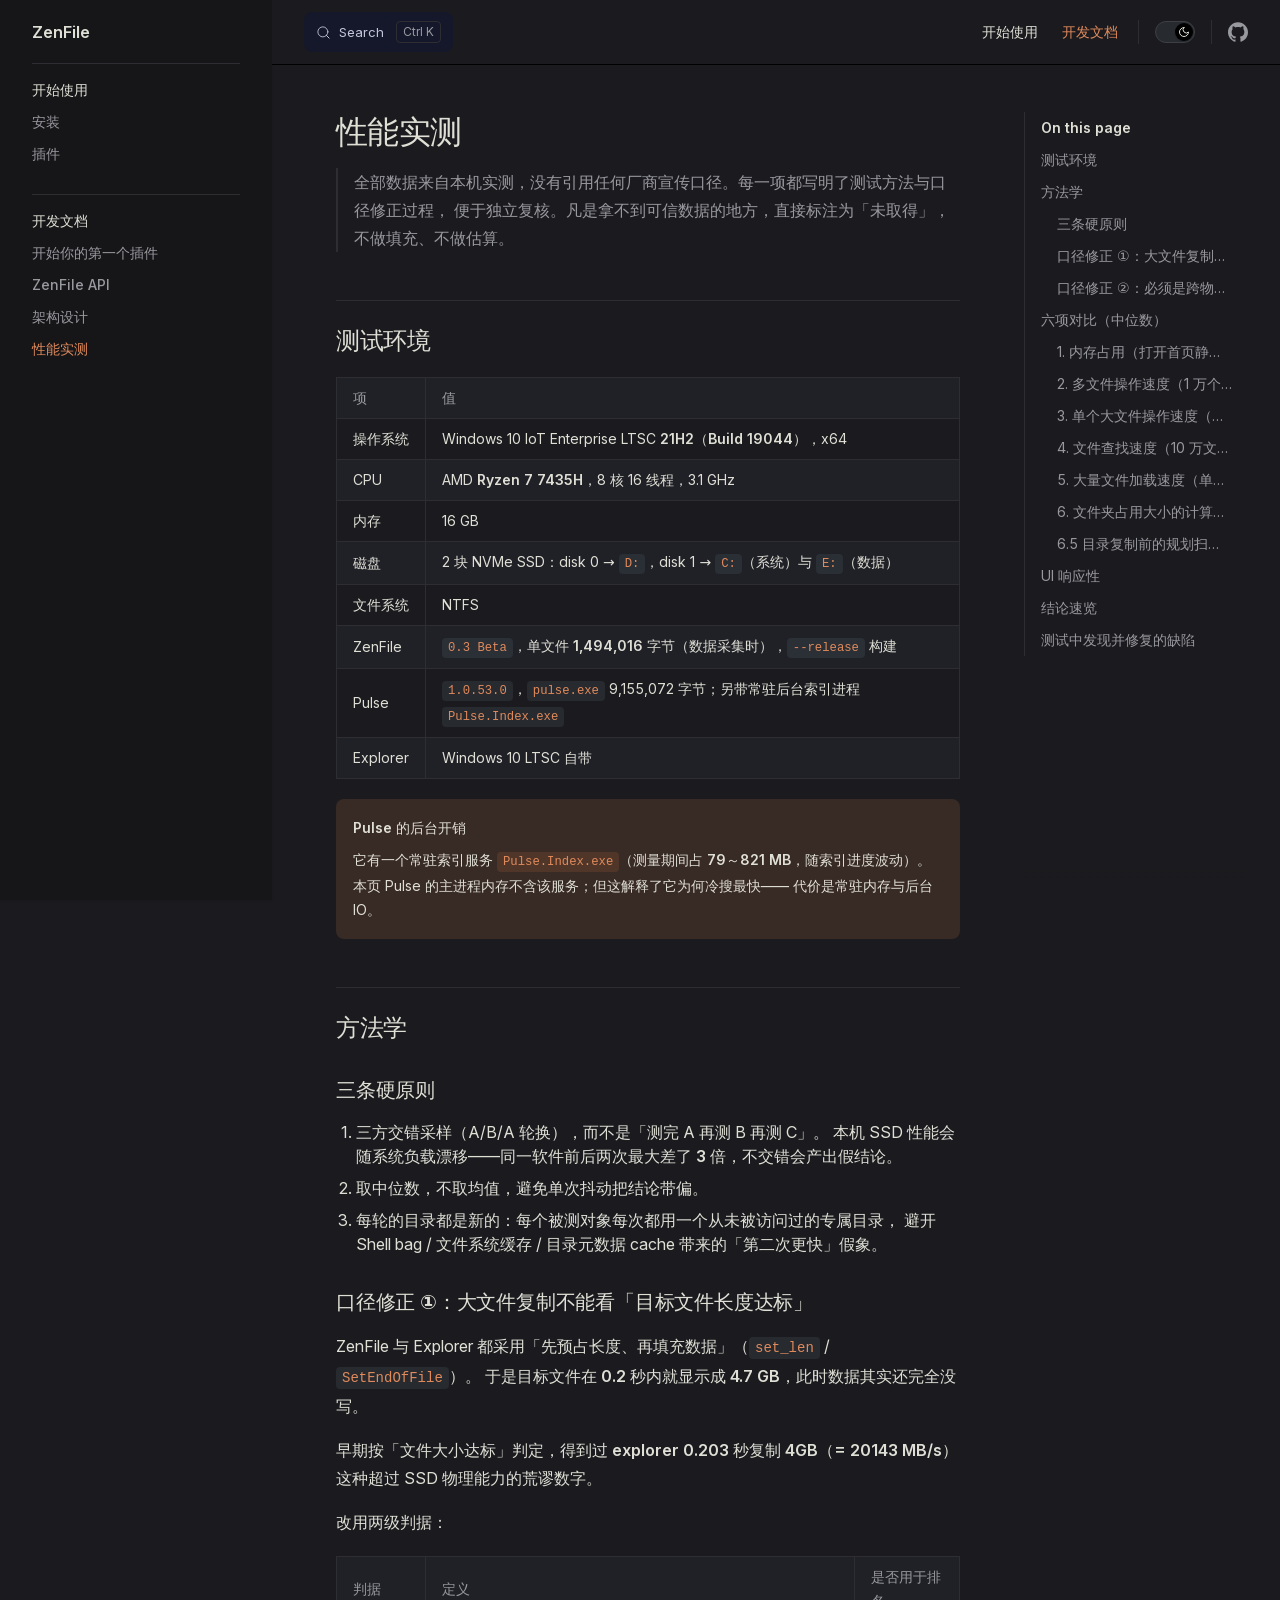
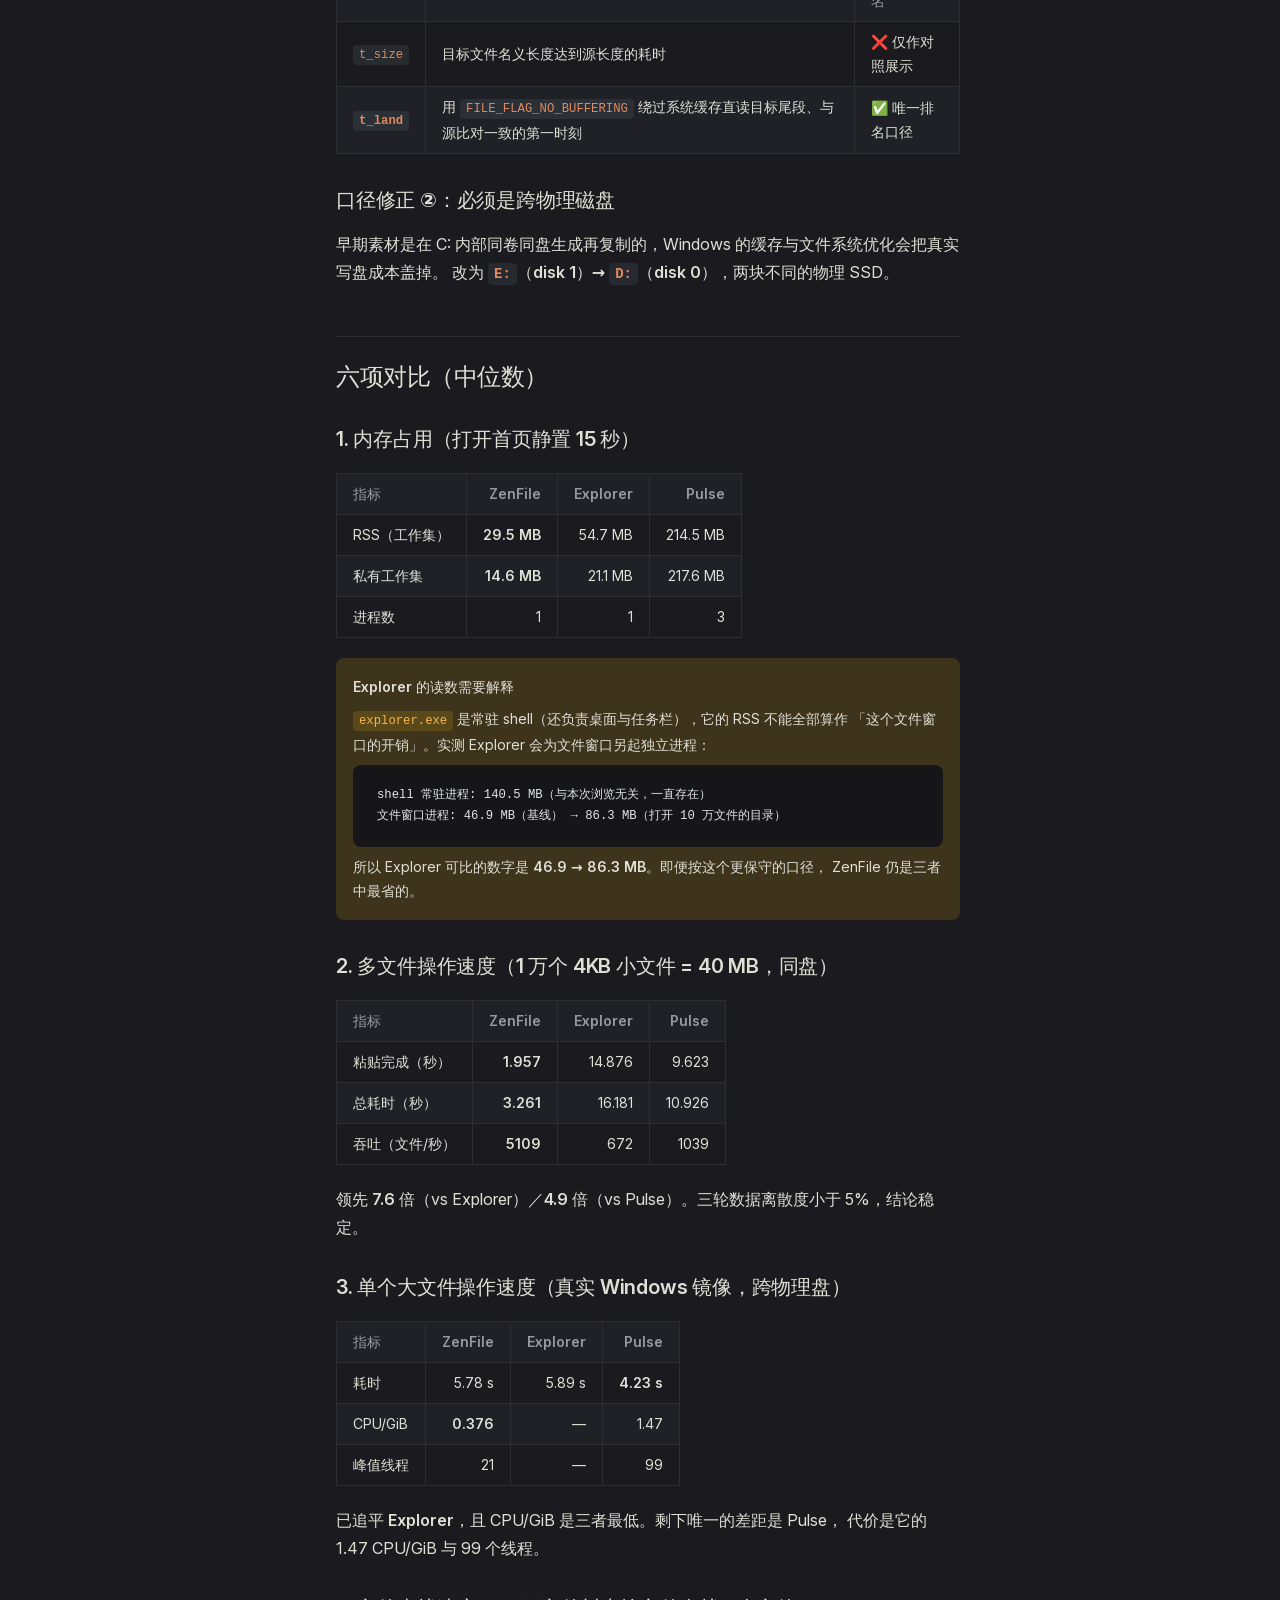
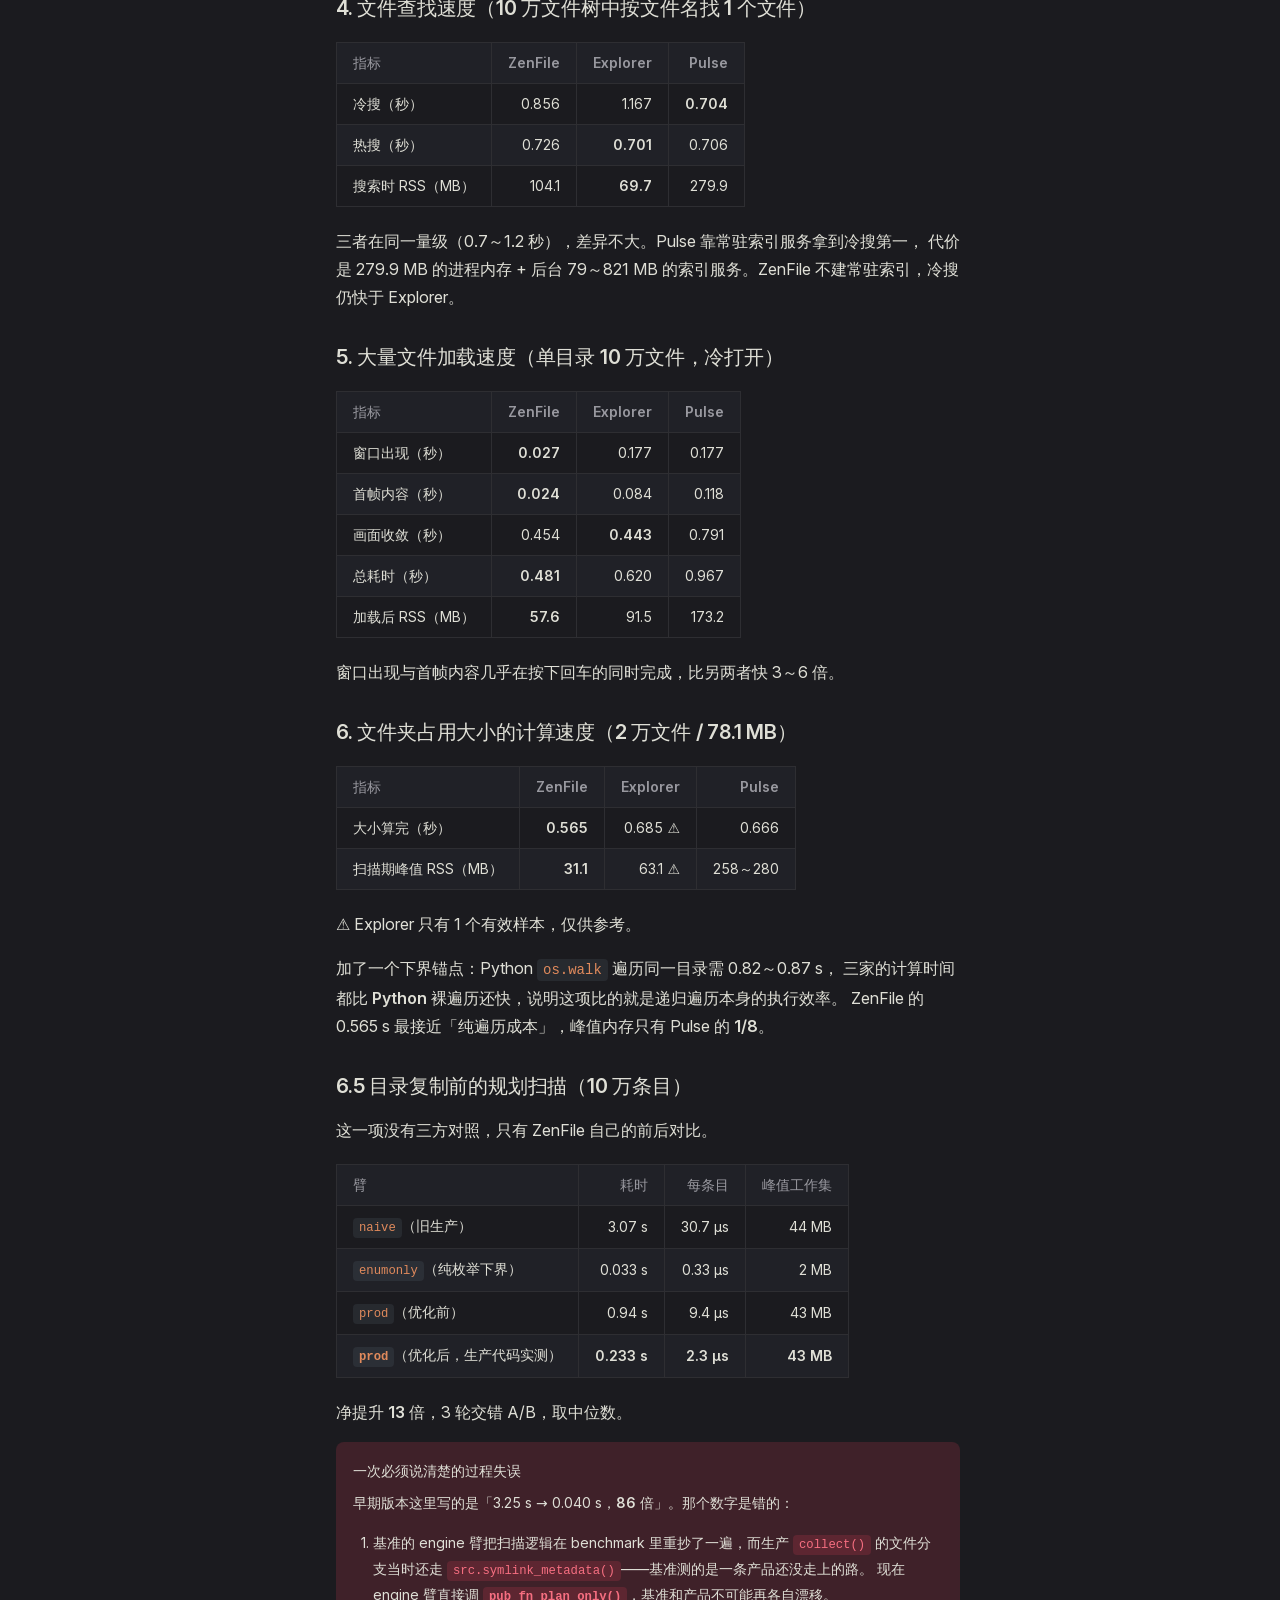
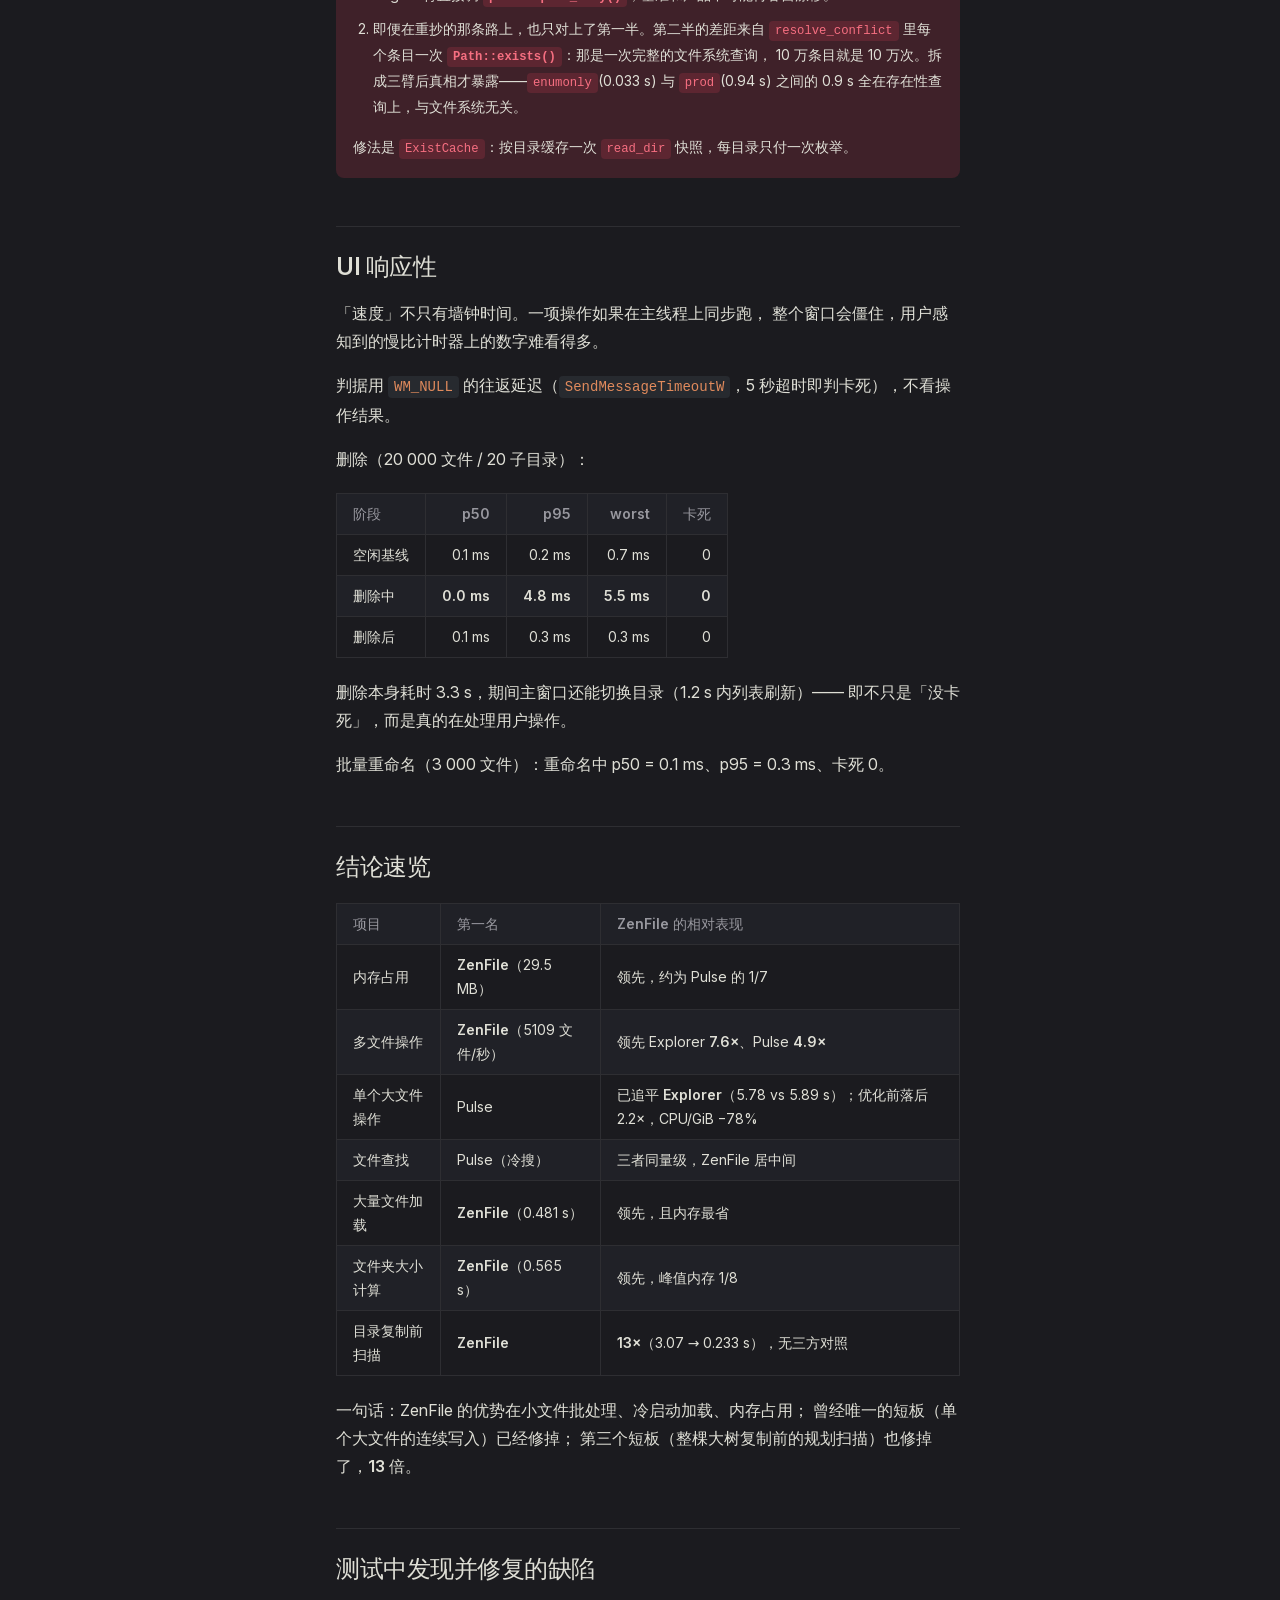
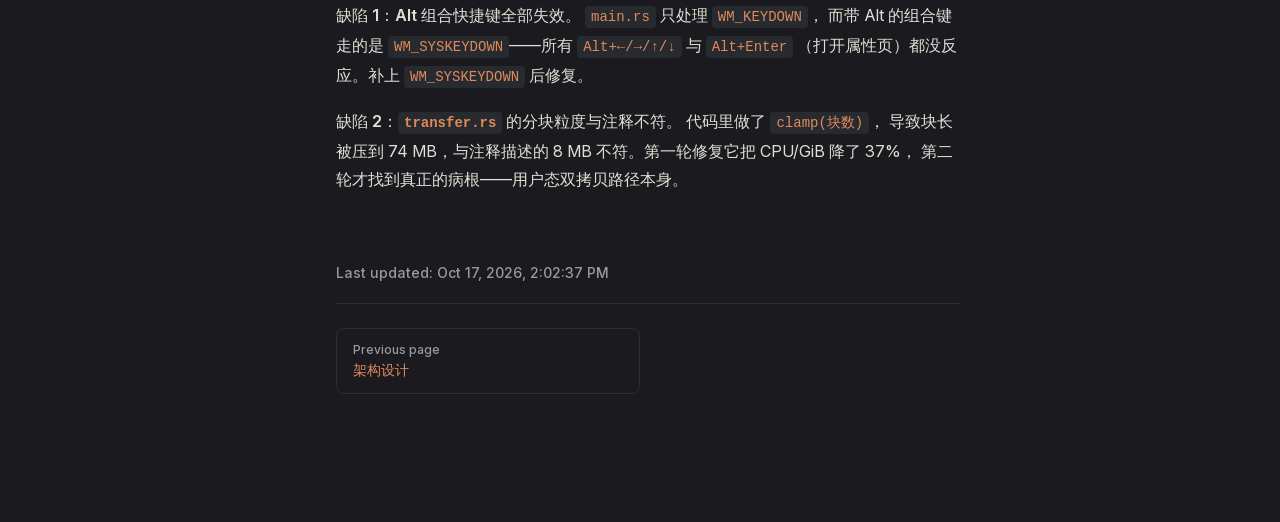
<file: zenfile/docs/performance.html>
<!DOCTYPE html>
<html lang="zh-CN" dir="ltr">
  <head>
    <meta charset="utf-8">
    <meta name="viewport" content="width=device-width,initial-scale=1">
    <title>性能实测 | ZenFile</title>
    <meta name="description" content="原生 Win32 文件管理器">
    <meta name="generator" content="VitePress v2.0.0-alpha.15">
    <link rel="preload stylesheet" href="/zenfile/assets/style.Bz5m9e7m.css" as="style">
    <link rel="preload stylesheet" href="/zenfile/vp-icons.css" as="style">
    
    <script type="module" src="/zenfile/assets/app.1uKxawb1.js"></script>
    <link rel="preload" href="/zenfile/assets/inter-roman-latin.Di8DUHzh.woff2" as="font" type="font/woff2" crossorigin="">
    <link rel="modulepreload" href="/zenfile/assets/chunks/theme.BqewJFVq.js">
    <link rel="modulepreload" href="/zenfile/assets/chunks/framework.CQwNn0Y-.js">
    <link rel="modulepreload" href="/zenfile/assets/docs_performance.md.cKbAsqPZ.lean.js">
    <script id="check-dark-mode">(()=>{const e=localStorage.getItem("vitepress-theme-appearance")||"dark",a=window.matchMedia("(prefers-color-scheme: dark)").matches;(!e||e==="auto"?a:e==="dark")&&document.documentElement.classList.add("dark")})();</script>
    <script id="check-mac-os">document.documentElement.classList.toggle("mac",/Mac|iPhone|iPod|iPad/i.test(navigator.platform));</script>
  </head>
  <body>
    <div id="app"><div class="Layout" data-v-304c8b69><!--[--><!--]--><!--[--><span tabindex="-1" data-v-10d4d845></span><a href="#VPContent" class="VPSkipLink visually-hidden" data-v-10d4d845>Skip to content</a><!--]--><!----><header class="VPNav" data-v-304c8b69 data-v-604a0865><div class="VPNavBar" data-v-604a0865 data-v-18128346><div class="wrapper" data-v-18128346><div class="container" data-v-18128346><div class="title" data-v-18128346><div class="VPNavBarTitle has-sidebar" data-v-18128346 data-v-d4488dd0><a class="title" href="/zenfile/" data-v-d4488dd0><!--[--><!--]--><!----><span data-v-d4488dd0>ZenFile</span><!--[--><!--]--></a></div></div><div class="content" data-v-18128346><div class="content-body" data-v-18128346><!--[--><!--]--><div class="VPNavBarSearch search" data-v-18128346><!--[--><!----><div id="local-search"><button type="button" aria-label="Search" aria-keyshortcuts="/ control+k meta+k" class="DocSearch DocSearch-Button"><span class="DocSearch-Button-Container"><span class="vpi-search DocSearch-Search-Icon"></span><span class="DocSearch-Button-Placeholder">Search</span></span><span class="DocSearch-Button-Keys"><kbd class="DocSearch-Button-Key"></kbd><kbd class="DocSearch-Button-Key"></kbd></span></button></div><!--]--></div><nav aria-labelledby="main-nav-aria-label" class="VPNavBarMenu menu" data-v-18128346 data-v-020be4db><span id="main-nav-aria-label" class="visually-hidden" data-v-020be4db> Main Navigation </span><!--[--><!--[--><a class="VPLink link VPNavBarMenuLink" href="/zenfile/guide/install.html" tabindex="0" data-v-020be4db data-v-81dba28a><!--[--><span data-v-81dba28a>开始使用</span><!--]--></a><!--]--><!--[--><a class="VPLink link VPNavBarMenuLink active" href="/zenfile/docs/new-plugin.html" tabindex="0" data-v-020be4db data-v-81dba28a><!--[--><span data-v-81dba28a>开发文档</span><!--]--></a><!--]--><!--]--></nav><!----><div class="VPNavBarAppearance appearance" data-v-18128346 data-v-3f90c1a5><button class="VPSwitch VPSwitchAppearance" type="button" role="switch" title aria-checked="true" data-v-3f90c1a5 data-v-be9742d9 data-v-b4ccac88><span class="check" data-v-b4ccac88><span class="icon" data-v-b4ccac88><!--[--><span class="vpi-sun sun" data-v-be9742d9></span><span class="vpi-moon moon" data-v-be9742d9></span><!--]--></span></span></button></div><div class="VPSocialLinks VPNavBarSocialLinks social-links" data-v-18128346 data-v-ef6192dc data-v-a1a7286e><!--[--><a class="VPSocialLink no-icon" href="https://github.com/LOGYTEA/ZenFile" aria-label="github" target="_blank" rel="me noopener" data-v-a1a7286e data-v-32d78712><span class="vpi-social-github"></span></a><!--]--></div><div class="VPFlyout VPNavBarExtra extra" data-v-18128346 data-v-600b50c9 data-v-d8fae6e2><button type="button" class="button" aria-haspopup="true" aria-expanded="false" aria-label="extra navigation" data-v-d8fae6e2><span class="vpi-more-horizontal icon" data-v-d8fae6e2></span></button><div class="menu" data-v-d8fae6e2><div class="VPMenu" data-v-d8fae6e2 data-v-fcd1d7a8><!----><!--[--><!--[--><!----><div class="group" data-v-600b50c9><div class="item appearance" data-v-600b50c9><p class="label" data-v-600b50c9>Appearance</p><div class="appearance-action" data-v-600b50c9><button class="VPSwitch VPSwitchAppearance" type="button" role="switch" title aria-checked="true" data-v-600b50c9 data-v-be9742d9 data-v-b4ccac88><span class="check" data-v-b4ccac88><span class="icon" data-v-b4ccac88><!--[--><span class="vpi-sun sun" data-v-be9742d9></span><span class="vpi-moon moon" data-v-be9742d9></span><!--]--></span></span></button></div></div></div><div class="group" data-v-600b50c9><div class="item social-links" data-v-600b50c9><div class="VPSocialLinks social-links-list" data-v-600b50c9 data-v-a1a7286e><!--[--><a class="VPSocialLink no-icon" href="https://github.com/LOGYTEA/ZenFile" aria-label="github" target="_blank" rel="me noopener" data-v-a1a7286e data-v-32d78712><span class="vpi-social-github"></span></a><!--]--></div></div></div><!--]--><!--]--></div></div></div><!--[--><!--]--><button type="button" class="VPNavBarHamburger hamburger" aria-label="mobile navigation" aria-expanded="false" aria-controls="VPNavScreen" data-v-18128346 data-v-6bee1efd><span class="container" data-v-6bee1efd><span class="top" data-v-6bee1efd></span><span class="middle" data-v-6bee1efd></span><span class="bottom" data-v-6bee1efd></span></span></button></div></div></div></div><div class="divider" data-v-18128346><div class="divider-line" data-v-18128346></div></div></div><!----></header><div class="VPLocalNav has-sidebar empty" data-v-304c8b69 data-v-73add737><div class="container" data-v-73add737><button class="menu" aria-expanded="false" aria-controls="VPSidebarNav" data-v-73add737><span class="vpi-align-left menu-icon" data-v-73add737></span><span class="menu-text" data-v-73add737>Menu</span></button><div class="VPLocalNavOutlineDropdown" style="--vp-vh:0px;" data-v-73add737 data-v-e28a51a6><button data-v-e28a51a6>Return to top</button><!----></div></div></div><aside class="VPSidebar" data-v-304c8b69 data-v-49f51a23><div class="curtain" data-v-49f51a23></div><nav class="nav" id="VPSidebarNav" aria-labelledby="sidebar-aria-label" tabindex="-1" data-v-49f51a23><span class="visually-hidden" id="sidebar-aria-label" data-v-49f51a23> Sidebar Navigation </span><!--[--><!--]--><!--[--><div class="no-transition group" data-v-a84b7c21><section class="VPSidebarItem level-0" data-v-a84b7c21 data-v-6b36a2fd><div class="item" role="button" tabindex="0" data-v-6b36a2fd><div class="indicator" data-v-6b36a2fd></div><h2 class="text" data-v-6b36a2fd>开始使用</h2><!----></div><div class="items" data-v-6b36a2fd><!--[--><div class="VPSidebarItem level-1 is-link" data-v-6b36a2fd><div class="item" data-v-6b36a2fd><div class="indicator" data-v-6b36a2fd></div><a class="VPLink link link" href="/zenfile/guide/install.html" data-v-6b36a2fd><!--[--><p class="text" data-v-6b36a2fd>安装</p><!--]--></a><!----></div><!----></div><div class="VPSidebarItem level-1 is-link" data-v-6b36a2fd><div class="item" data-v-6b36a2fd><div class="indicator" data-v-6b36a2fd></div><a class="VPLink link link" href="/zenfile/guide/plugins.html" data-v-6b36a2fd><!--[--><p class="text" data-v-6b36a2fd>插件</p><!--]--></a><!----></div><!----></div><!--]--></div></section></div><div class="no-transition group" data-v-a84b7c21><section class="VPSidebarItem level-0 has-active" data-v-a84b7c21 data-v-6b36a2fd><div class="item" role="button" tabindex="0" data-v-6b36a2fd><div class="indicator" data-v-6b36a2fd></div><h2 class="text" data-v-6b36a2fd>开发文档</h2><!----></div><div class="items" data-v-6b36a2fd><!--[--><div class="VPSidebarItem level-1 is-link" data-v-6b36a2fd><div class="item" data-v-6b36a2fd><div class="indicator" data-v-6b36a2fd></div><a class="VPLink link link" href="/zenfile/docs/new-plugin.html" data-v-6b36a2fd><!--[--><p class="text" data-v-6b36a2fd>开始你的第一个插件</p><!--]--></a><!----></div><!----></div><div class="VPSidebarItem level-1 is-link" data-v-6b36a2fd><div class="item" data-v-6b36a2fd><div class="indicator" data-v-6b36a2fd></div><a class="VPLink link link" href="/zenfile/docs/api.html" data-v-6b36a2fd><!--[--><p class="text" data-v-6b36a2fd>ZenFile API</p><!--]--></a><!----></div><!----></div><div class="VPSidebarItem level-1 is-link" data-v-6b36a2fd><div class="item" data-v-6b36a2fd><div class="indicator" data-v-6b36a2fd></div><a class="VPLink link link" href="/zenfile/docs/architecture.html" data-v-6b36a2fd><!--[--><p class="text" data-v-6b36a2fd>架构设计</p><!--]--></a><!----></div><!----></div><div class="VPSidebarItem level-1 is-link" data-v-6b36a2fd><div class="item" data-v-6b36a2fd><div class="indicator" data-v-6b36a2fd></div><a class="VPLink link link" href="/zenfile/docs/performance.html" data-v-6b36a2fd><!--[--><p class="text" data-v-6b36a2fd>性能实测</p><!--]--></a><!----></div><!----></div><!--]--></div></section></div><!--]--><!--[--><!--]--></nav></aside><div class="VPContent has-sidebar" id="VPContent" data-v-304c8b69 data-v-bd4f21ea><div class="VPDoc has-sidebar has-aside" data-v-bd4f21ea data-v-d668f7cc><!--[--><!--]--><div class="container" data-v-d668f7cc><div class="aside" data-v-d668f7cc><div class="aside-curtain" data-v-d668f7cc></div><div class="aside-container" data-v-d668f7cc><div class="aside-content" data-v-d668f7cc><div class="VPDocAside" data-v-d668f7cc data-v-cb998dce><!--[--><!--]--><!--[--><!--]--><nav aria-labelledby="doc-outline-aria-label" class="VPDocAsideOutline" data-v-cb998dce data-v-c8b19031><div class="content" data-v-c8b19031><div class="outline-marker" data-v-c8b19031></div><div aria-level="2" class="outline-title" id="doc-outline-aria-label" role="heading" data-v-c8b19031>On this page</div><ul class="VPDocOutlineItem root" data-v-c8b19031 data-v-63c57e50><!--[--><!--]--></ul></div></nav><!--[--><!--]--><div class="spacer" data-v-cb998dce></div><!--[--><!--]--><!----><!--[--><!--]--><!--[--><!--]--></div></div></div></div><div class="content" data-v-d668f7cc><div class="content-container" data-v-d668f7cc><!--[--><!--]--><main class="main" data-v-d668f7cc><div style="position:relative;" class="vp-doc _zenfile_docs_performance" data-v-d668f7cc><div><h1 id="性能实测" tabindex="-1">性能实测 <a class="header-anchor" href="#性能实测" aria-label="Permalink to “性能实测”">​</a></h1><blockquote><p>全部数据来自本机实测，<strong>没有引用任何厂商宣传口径</strong>。每一项都写明了测试方法与口径修正过程， 便于独立复核。凡是拿不到可信数据的地方，直接标注为「未取得」，不做填充、不做估算。</p></blockquote><h2 id="测试环境" tabindex="-1">测试环境 <a class="header-anchor" href="#测试环境" aria-label="Permalink to “测试环境”">​</a></h2><table tabindex="0"><thead><tr><th>项</th><th>值</th></tr></thead><tbody><tr><td>操作系统</td><td>Windows 10 IoT Enterprise LTSC <strong>21H2（Build 19044）</strong>，x64</td></tr><tr><td>CPU</td><td>AMD <strong>Ryzen 7 7435H</strong>，8 核 16 线程，3.1 GHz</td></tr><tr><td>内存</td><td>16 GB</td></tr><tr><td>磁盘</td><td>2 块 NVMe SSD：disk 0 → <code>D:</code>，disk 1 → <code>C:</code>（系统）与 <code>E:</code>（数据）</td></tr><tr><td>文件系统</td><td>NTFS</td></tr><tr><td>ZenFile</td><td><code>0.3 Beta</code>，单文件 <strong>1,494,016 字节</strong>（数据采集时），<code>--release</code> 构建</td></tr><tr><td>Pulse</td><td><code>1.0.53.0</code>，<code>pulse.exe</code> 9,155,072 字节；另带常驻后台索引进程 <code>Pulse.Index.exe</code></td></tr><tr><td>Explorer</td><td>Windows 10 LTSC 自带</td></tr></tbody></table><div class="tip custom-block"><p class="custom-block-title">Pulse 的后台开销</p><p>它有一个常驻索引服务 <code>Pulse.Index.exe</code>（测量期间占 <strong>79～821 MB</strong>，随索引进度波动）。 本页 Pulse 的主进程内存<strong>不含</strong>该服务；但这解释了它为何冷搜最快—— 代价是常驻内存与后台 IO。</p></div><h2 id="方法学" tabindex="-1">方法学 <a class="header-anchor" href="#方法学" aria-label="Permalink to “方法学”">​</a></h2><h3 id="三条硬原则" tabindex="-1">三条硬原则 <a class="header-anchor" href="#三条硬原则" aria-label="Permalink to “三条硬原则”">​</a></h3><ol><li><strong>三方交错采样</strong>（A/B/A 轮换），而不是「测完 A 再测 B 再测 C」。 本机 SSD 性能会随系统负载漂移——同一软件前后两次最大差了 <strong>3 倍</strong>，不交错会产出假结论。</li><li><strong>取中位数</strong>，不取均值，避免单次抖动把结论带偏。</li><li><strong>每轮的目录都是新的</strong>：每个被测对象每次都用一个<strong>从未被访问过</strong>的专属目录， 避开 Shell bag / 文件系统缓存 / 目录元数据 cache 带来的「第二次更快」假象。</li></ol><h3 id="口径修正-1-大文件复制不能看「目标文件长度达标」" tabindex="-1">口径修正 ①：大文件复制不能看「目标文件长度达标」 <a class="header-anchor" href="#口径修正-1-大文件复制不能看「目标文件长度达标」" aria-label="Permalink to “口径修正 ①：大文件复制不能看「目标文件长度达标」”">​</a></h3><p>ZenFile 与 Explorer 都采用「先预占长度、再填充数据」（<code>set_len</code> / <code>SetEndOfFile</code>）。 于是目标文件在 <strong>0.2 秒内就显示成 4.7 GB</strong>，此时数据其实还完全没写。</p><p>早期按「文件大小达标」判定，得到过 <strong>explorer 0.203 秒复制 4GB（= 20143 MB/s）</strong> 这种超过 SSD 物理能力的荒谬数字。</p><p>改用两级判据：</p><table tabindex="0"><thead><tr><th>判据</th><th>定义</th><th>是否用于排名</th></tr></thead><tbody><tr><td><code>t_size</code></td><td>目标文件名义长度达到源长度的耗时</td><td>❌ 仅作对照展示</td></tr><tr><td><strong><code>t_land</code></strong></td><td>用 <code>FILE_FLAG_NO_BUFFERING</code> <strong>绕过系统缓存</strong>直读目标尾段、与源比对一致的第一时刻</td><td>✅ 唯一排名口径</td></tr></tbody></table><h3 id="口径修正-2-必须是跨物理磁盘" tabindex="-1">口径修正 ②：必须是跨物理磁盘 <a class="header-anchor" href="#口径修正-2-必须是跨物理磁盘" aria-label="Permalink to “口径修正 ②：必须是跨物理磁盘”">​</a></h3><p>早期素材是在 C: 内部同卷同盘生成再复制的，Windows 的缓存与文件系统优化会把真实写盘成本盖掉。 改为 <strong><code>E:</code>（disk 1）→ <code>D:</code>（disk 0）</strong>，两块不同的物理 SSD。</p><h2 id="六项对比-中位数" tabindex="-1">六项对比（中位数） <a class="header-anchor" href="#六项对比-中位数" aria-label="Permalink to “六项对比（中位数）”">​</a></h2><h3 id="_1-内存占用-打开首页静置-15-秒" tabindex="-1">1. 内存占用（打开首页静置 15 秒） <a class="header-anchor" href="#_1-内存占用-打开首页静置-15-秒" aria-label="Permalink to “1. 内存占用（打开首页静置 15 秒）”">​</a></h3><table tabindex="0"><thead><tr><th>指标</th><th style="text-align:right;">ZenFile</th><th style="text-align:right;">Explorer</th><th style="text-align:right;">Pulse</th></tr></thead><tbody><tr><td>RSS（工作集）</td><td style="text-align:right;"><strong>29.5 MB</strong></td><td style="text-align:right;">54.7 MB</td><td style="text-align:right;">214.5 MB</td></tr><tr><td>私有工作集</td><td style="text-align:right;"><strong>14.6 MB</strong></td><td style="text-align:right;">21.1 MB</td><td style="text-align:right;">217.6 MB</td></tr><tr><td>进程数</td><td style="text-align:right;">1</td><td style="text-align:right;">1</td><td style="text-align:right;">3</td></tr></tbody></table><div class="warning custom-block"><p class="custom-block-title">Explorer 的读数需要解释</p><p><code>explorer.exe</code> 是常驻 shell（还负责桌面与任务栏），它的 RSS 不能全部算作 「这个文件窗口的开销」。实测 Explorer 会为文件窗口<strong>另起独立进程</strong>：</p><div class="language-"><button title="Copy Code" class="copy"></button><span class="lang"></span><pre class="shiki shiki-themes github-light github-dark" style="--shiki-light:#24292e;--shiki-dark:#e1e4e8;--shiki-light-bg:#fff;--shiki-dark-bg:#24292e;" tabindex="0" dir="ltr"><code><span class="line"><span>shell 常驻进程: 140.5 MB（与本次浏览无关，一直存在）</span></span>
<span class="line"><span>文件窗口进程: 46.9 MB（基线） → 86.3 MB（打开 10 万文件的目录）</span></span></code></pre></div><p>所以 Explorer 可比的数字是 <strong>46.9 → 86.3 MB</strong>。即便按这个更保守的口径， ZenFile 仍是三者中最省的。</p></div><h3 id="_2-多文件操作速度-1-万个-4kb-小文件-40-mb-同盘" tabindex="-1">2. 多文件操作速度（1 万个 4KB 小文件 = 40 MB，同盘） <a class="header-anchor" href="#_2-多文件操作速度-1-万个-4kb-小文件-40-mb-同盘" aria-label="Permalink to “2. 多文件操作速度（1 万个 4KB 小文件 = 40 MB，同盘）”">​</a></h3><table tabindex="0"><thead><tr><th>指标</th><th style="text-align:right;">ZenFile</th><th style="text-align:right;">Explorer</th><th style="text-align:right;">Pulse</th></tr></thead><tbody><tr><td>粘贴完成（秒）</td><td style="text-align:right;"><strong>1.957</strong></td><td style="text-align:right;">14.876</td><td style="text-align:right;">9.623</td></tr><tr><td>总耗时（秒）</td><td style="text-align:right;"><strong>3.261</strong></td><td style="text-align:right;">16.181</td><td style="text-align:right;">10.926</td></tr><tr><td>吞吐（文件/秒）</td><td style="text-align:right;"><strong>5109</strong></td><td style="text-align:right;">672</td><td style="text-align:right;">1039</td></tr></tbody></table><p>领先 <strong>7.6 倍</strong>（vs Explorer）／<strong>4.9 倍</strong>（vs Pulse）。三轮数据离散度小于 5%，结论稳定。</p><h3 id="_3-单个大文件操作速度-真实-windows-镜像-跨物理盘" tabindex="-1">3. 单个大文件操作速度（真实 Windows 镜像，跨物理盘） <a class="header-anchor" href="#_3-单个大文件操作速度-真实-windows-镜像-跨物理盘" aria-label="Permalink to “3. 单个大文件操作速度（真实 Windows 镜像，跨物理盘）”">​</a></h3><table tabindex="0"><thead><tr><th>指标</th><th style="text-align:right;">ZenFile</th><th style="text-align:right;">Explorer</th><th style="text-align:right;">Pulse</th></tr></thead><tbody><tr><td>耗时</td><td style="text-align:right;">5.78 s</td><td style="text-align:right;">5.89 s</td><td style="text-align:right;"><strong>4.23 s</strong></td></tr><tr><td>CPU/GiB</td><td style="text-align:right;"><strong>0.376</strong></td><td style="text-align:right;">—</td><td style="text-align:right;">1.47</td></tr><tr><td>峰值线程</td><td style="text-align:right;">21</td><td style="text-align:right;">—</td><td style="text-align:right;">99</td></tr></tbody></table><p><strong>已追平 Explorer</strong>，且 CPU/GiB 是三者最低。剩下唯一的差距是 Pulse， 代价是它的 1.47 CPU/GiB 与 99 个线程。</p><h3 id="_4-文件查找速度-10-万文件树中按文件名找-1-个文件" tabindex="-1">4. 文件查找速度（10 万文件树中按文件名找 1 个文件） <a class="header-anchor" href="#_4-文件查找速度-10-万文件树中按文件名找-1-个文件" aria-label="Permalink to “4. 文件查找速度（10 万文件树中按文件名找 1 个文件）”">​</a></h3><table tabindex="0"><thead><tr><th>指标</th><th style="text-align:right;">ZenFile</th><th style="text-align:right;">Explorer</th><th style="text-align:right;">Pulse</th></tr></thead><tbody><tr><td>冷搜（秒）</td><td style="text-align:right;">0.856</td><td style="text-align:right;">1.167</td><td style="text-align:right;"><strong>0.704</strong></td></tr><tr><td>热搜（秒）</td><td style="text-align:right;">0.726</td><td style="text-align:right;"><strong>0.701</strong></td><td style="text-align:right;">0.706</td></tr><tr><td>搜索时 RSS（MB）</td><td style="text-align:right;">104.1</td><td style="text-align:right;"><strong>69.7</strong></td><td style="text-align:right;">279.9</td></tr></tbody></table><p>三者在同一量级（0.7～1.2 秒），<strong>差异不大</strong>。Pulse 靠常驻索引服务拿到冷搜第一， 代价是 279.9 MB 的进程内存 + 后台 79～821 MB 的索引服务。ZenFile 不建常驻索引，冷搜仍快于 Explorer。</p><h3 id="_5-大量文件加载速度-单目录-10-万文件-冷打开" tabindex="-1">5. 大量文件加载速度（单目录 10 万文件，冷打开） <a class="header-anchor" href="#_5-大量文件加载速度-单目录-10-万文件-冷打开" aria-label="Permalink to “5. 大量文件加载速度（单目录 10 万文件，冷打开）”">​</a></h3><table tabindex="0"><thead><tr><th>指标</th><th style="text-align:right;">ZenFile</th><th style="text-align:right;">Explorer</th><th style="text-align:right;">Pulse</th></tr></thead><tbody><tr><td>窗口出现（秒）</td><td style="text-align:right;"><strong>0.027</strong></td><td style="text-align:right;">0.177</td><td style="text-align:right;">0.177</td></tr><tr><td>首帧内容（秒）</td><td style="text-align:right;"><strong>0.024</strong></td><td style="text-align:right;">0.084</td><td style="text-align:right;">0.118</td></tr><tr><td>画面收敛（秒）</td><td style="text-align:right;">0.454</td><td style="text-align:right;"><strong>0.443</strong></td><td style="text-align:right;">0.791</td></tr><tr><td>总耗时（秒）</td><td style="text-align:right;"><strong>0.481</strong></td><td style="text-align:right;">0.620</td><td style="text-align:right;">0.967</td></tr><tr><td>加载后 RSS（MB）</td><td style="text-align:right;"><strong>57.6</strong></td><td style="text-align:right;">91.5</td><td style="text-align:right;">173.2</td></tr></tbody></table><p>窗口出现与首帧内容几乎在按下回车的同时完成，比另两者快 3～6 倍。</p><h3 id="_6-文件夹占用大小的计算速度-2-万文件-78-1-mb" tabindex="-1">6. 文件夹占用大小的计算速度（2 万文件 / 78.1 MB） <a class="header-anchor" href="#_6-文件夹占用大小的计算速度-2-万文件-78-1-mb" aria-label="Permalink to “6. 文件夹占用大小的计算速度（2 万文件 / 78.1 MB）”">​</a></h3><table tabindex="0"><thead><tr><th>指标</th><th style="text-align:right;">ZenFile</th><th style="text-align:right;">Explorer</th><th style="text-align:right;">Pulse</th></tr></thead><tbody><tr><td><strong>大小算完（秒）</strong></td><td style="text-align:right;"><strong>0.565</strong></td><td style="text-align:right;">0.685 ⚠</td><td style="text-align:right;">0.666</td></tr><tr><td>扫描期峰值 RSS（MB）</td><td style="text-align:right;"><strong>31.1</strong></td><td style="text-align:right;">63.1 ⚠</td><td style="text-align:right;">258～280</td></tr></tbody></table><p>⚠ Explorer 只有 1 个有效样本，仅供参考。</p><p>加了一个下界锚点：Python <code>os.walk</code> 遍历同一目录需 0.82～0.87 s， <strong>三家的计算时间都比 Python 裸遍历还快</strong>，说明这项比的就是递归遍历本身的执行效率。 ZenFile 的 0.565 s 最接近「纯遍历成本」，峰值内存只有 Pulse 的 <strong>1/8</strong>。</p><h3 id="_6-5-目录复制前的规划扫描-10-万条目" tabindex="-1">6.5 目录复制前的规划扫描（10 万条目） <a class="header-anchor" href="#_6-5-目录复制前的规划扫描-10-万条目" aria-label="Permalink to “6.5 目录复制前的规划扫描（10 万条目）”">​</a></h3><p>这一项<strong>没有三方对照</strong>，只有 ZenFile 自己的前后对比。</p><table tabindex="0"><thead><tr><th>臂</th><th style="text-align:right;">耗时</th><th style="text-align:right;">每条目</th><th style="text-align:right;">峰值工作集</th></tr></thead><tbody><tr><td><code>naive</code>（旧生产）</td><td style="text-align:right;">3.07 s</td><td style="text-align:right;">30.7 µs</td><td style="text-align:right;">44 MB</td></tr><tr><td><code>enumonly</code>（纯枚举下界）</td><td style="text-align:right;">0.033 s</td><td style="text-align:right;">0.33 µs</td><td style="text-align:right;">2 MB</td></tr><tr><td><code>prod</code>（优化前）</td><td style="text-align:right;">0.94 s</td><td style="text-align:right;">9.4 µs</td><td style="text-align:right;">43 MB</td></tr><tr><td><strong><code>prod</code>（优化后，生产代码实测）</strong></td><td style="text-align:right;"><strong>0.233 s</strong></td><td style="text-align:right;"><strong>2.3 µs</strong></td><td style="text-align:right;"><strong>43 MB</strong></td></tr></tbody></table><p><strong>净提升 13 倍</strong>，3 轮交错 A/B，取中位数。</p><div class="danger custom-block"><p class="custom-block-title">一次必须说清楚的过程失误</p><p>早期版本这里写的是「3.25 s → 0.040 s，<strong>86 倍</strong>」。那个数字<strong>是错的</strong>：</p><ol><li>基准的 engine 臂把扫描逻辑在 benchmark 里<strong>重抄了一遍</strong>，而生产 <code>collect()</code> 的文件分支当时还走 <code>src.symlink_metadata()</code>——基准测的是一条产品还没走上的路。 现在 engine 臂<strong>直接调 <code>pub fn plan_only()</code></strong>，基准和产品不可能再各自漂移。</li><li>即便在重抄的那条路上，也只对上了第一半。第二半的差距来自 <code>resolve_conflict</code> 里<strong>每个条目一次 <code>Path::exists()</code></strong>：那是一次完整的文件系统查询， 10 万条目就是 10 万次。拆成三臂后真相才暴露——<code>enumonly</code>(0.033 s) 与 <code>prod</code>(0.94 s) 之间的 0.9 s <strong>全在存在性查询上，与文件系统无关</strong>。</li></ol><p>修法是 <code>ExistCache</code>：按目录缓存一次 <code>read_dir</code> 快照，每目录只付一次枚举。</p></div><h2 id="ui-响应性" tabindex="-1">UI 响应性 <a class="header-anchor" href="#ui-响应性" aria-label="Permalink to “UI 响应性”">​</a></h2><p>「速度」不只有墙钟时间。一项操作如果在主线程上同步跑， <strong>整个窗口会僵住</strong>，用户感知到的慢比计时器上的数字难看得多。</p><p>判据用 <code>WM_NULL</code> 的<strong>往返延迟</strong>（<code>SendMessageTimeoutW</code>，5 秒超时即判卡死），不看操作结果。</p><p><strong>删除</strong>（20 000 文件 / 20 子目录）：</p><table tabindex="0"><thead><tr><th>阶段</th><th style="text-align:right;">p50</th><th style="text-align:right;">p95</th><th style="text-align:right;">worst</th><th style="text-align:right;">卡死</th></tr></thead><tbody><tr><td>空闲基线</td><td style="text-align:right;">0.1 ms</td><td style="text-align:right;">0.2 ms</td><td style="text-align:right;">0.7 ms</td><td style="text-align:right;">0</td></tr><tr><td><strong>删除中</strong></td><td style="text-align:right;"><strong>0.0 ms</strong></td><td style="text-align:right;"><strong>4.8 ms</strong></td><td style="text-align:right;"><strong>5.5 ms</strong></td><td style="text-align:right;"><strong>0</strong></td></tr><tr><td>删除后</td><td style="text-align:right;">0.1 ms</td><td style="text-align:right;">0.3 ms</td><td style="text-align:right;">0.3 ms</td><td style="text-align:right;">0</td></tr></tbody></table><p>删除本身耗时 3.3 s，期间主窗口还能切换目录（1.2 s 内列表刷新）—— 即不只是「没卡死」，而是真的在处理用户操作。</p><p><strong>批量重命名</strong>（3 000 文件）：重命名中 p50 = 0.1 ms、p95 = 0.3 ms、卡死 0。</p><h2 id="结论速览" tabindex="-1">结论速览 <a class="header-anchor" href="#结论速览" aria-label="Permalink to “结论速览”">​</a></h2><table tabindex="0"><thead><tr><th>项目</th><th>第一名</th><th>ZenFile 的相对表现</th></tr></thead><tbody><tr><td>内存占用</td><td><strong>ZenFile</strong>（29.5 MB）</td><td>领先，约为 Pulse 的 1/7</td></tr><tr><td>多文件操作</td><td><strong>ZenFile</strong>（5109 文件/秒）</td><td>领先 Explorer <strong>7.6×</strong>、Pulse <strong>4.9×</strong></td></tr><tr><td><strong>单个大文件操作</strong></td><td>Pulse</td><td><strong>已追平 Explorer</strong>（5.78 vs 5.89 s）；优化前落后 2.2×，CPU/GiB −78%</td></tr><tr><td>文件查找</td><td>Pulse（冷搜）</td><td>三者同量级，ZenFile 居中间</td></tr><tr><td>大量文件加载</td><td><strong>ZenFile</strong>（0.481 s）</td><td>领先，且内存最省</td></tr><tr><td>文件夹大小计算</td><td><strong>ZenFile</strong>（0.565 s）</td><td>领先，峰值内存 1/8</td></tr><tr><td><strong>目录复制前扫描</strong></td><td><strong>ZenFile</strong></td><td><strong>13×</strong>（3.07 → 0.233 s），无三方对照</td></tr></tbody></table><p><strong>一句话</strong>：ZenFile 的优势在小文件批处理、冷启动加载、内存占用； <strong>曾经唯一的短板（单个大文件的连续写入）已经修掉</strong>； <strong>第三个短板（整棵大树复制前的规划扫描）也修掉了，13 倍</strong>。</p><h2 id="测试中发现并修复的缺陷" tabindex="-1">测试中发现并修复的缺陷 <a class="header-anchor" href="#测试中发现并修复的缺陷" aria-label="Permalink to “测试中发现并修复的缺陷”">​</a></h2><p><strong>缺陷 1：Alt 组合快捷键全部失效。</strong> <code>main.rs</code> 只处理 <code>WM_KEYDOWN</code>， 而带 Alt 的组合键走的是 <code>WM_SYSKEYDOWN</code>——所有 <code>Alt+←/→/↑/↓</code> 与 <code>Alt+Enter</code> （打开属性页）都没反应。补上 <code>WM_SYSKEYDOWN</code> 后修复。</p><p><strong>缺陷 2：<code>transfer.rs</code> 的分块粒度与注释不符。</strong> 代码里做了 <code>clamp(块数)</code>， 导致块长被压到 74 MB，与注释描述的 8 MB 不符。第一轮修复它把 CPU/GiB 降了 37%， 第二轮才找到真正的病根——<strong>用户态双拷贝路径本身</strong>。</p></div></div></main><footer class="VPDocFooter" data-v-d668f7cc data-v-1bcd8184><!--[--><!--]--><div class="edit-info" data-v-1bcd8184><!----><div class="last-updated" data-v-1bcd8184><p class="VPLastUpdated" data-v-1bcd8184 data-v-73dafb42>Last updated: <time datetime="2026-10-17T14:02:37.000Z" data-v-73dafb42></time></p></div></div><nav class="prev-next" aria-labelledby="doc-footer-aria-label" data-v-1bcd8184><span class="visually-hidden" id="doc-footer-aria-label" data-v-1bcd8184>Pager</span><div class="pager" data-v-1bcd8184><a class="VPLink link pager-link prev" href="/zenfile/docs/architecture.html" data-v-1bcd8184><!--[--><span class="desc" data-v-1bcd8184>Previous page</span><span class="title" data-v-1bcd8184>架构设计</span><!--]--></a></div><div class="pager" data-v-1bcd8184><!----></div></nav></footer><!--[--><!--]--></div></div></div><!--[--><!--]--></div></div><!----><!--[--><!--]--></div></div>
    <script>window.__VP_HASH_MAP__=JSON.parse("{\"docs_api.md\":\"_2wKanQU\",\"docs_architecture.md\":\"BWDO8Qno\",\"docs_new-plugin.md\":\"DMc2r-JD\",\"docs_performance.md\":\"cKbAsqPZ\",\"guide_install.md\":\"CoWH2i_E\",\"guide_plugins.md\":\"u1znh-LG\",\"index.md\":\"ewW9Qxpq\"}");window.__VP_SITE_DATA__=JSON.parse("{\"lang\":\"zh-CN\",\"dir\":\"ltr\",\"title\":\"ZenFile\",\"description\":\"原生 Win32 文件管理器\",\"base\":\"/zenfile/\",\"head\":[],\"router\":{\"prefetchLinks\":true},\"appearance\":\"dark\",\"themeConfig\":{\"nav\":[{\"text\":\"开始使用\",\"link\":\"/guide/install\",\"activeMatch\":\"/guide/\"},{\"text\":\"开发文档\",\"link\":\"/docs/new-plugin\",\"activeMatch\":\"/docs/\"}],\"sidebar\":[{\"text\":\"开始使用\",\"items\":[{\"text\":\"安装\",\"link\":\"/guide/install\"},{\"text\":\"插件\",\"link\":\"/guide/plugins\"}]},{\"text\":\"开发文档\",\"items\":[{\"text\":\"开始你的第一个插件\",\"link\":\"/docs/new-plugin\"},{\"text\":\"ZenFile API\",\"link\":\"/docs/api\"},{\"text\":\"架构设计\",\"link\":\"/docs/architecture\"},{\"text\":\"性能实测\",\"link\":\"/docs/performance\"}]}],\"socialLinks\":[{\"icon\":\"github\",\"link\":\"https://github.com/LOGYTEA/ZenFile\"}],\"search\":{\"provider\":\"local\"},\"outline\":{\"level\":[2,3]}},\"locales\":{},\"scrollOffset\":134,\"cleanUrls\":false,\"additionalConfig\":{}}");</script>
    
  </body>
</html>
</file>
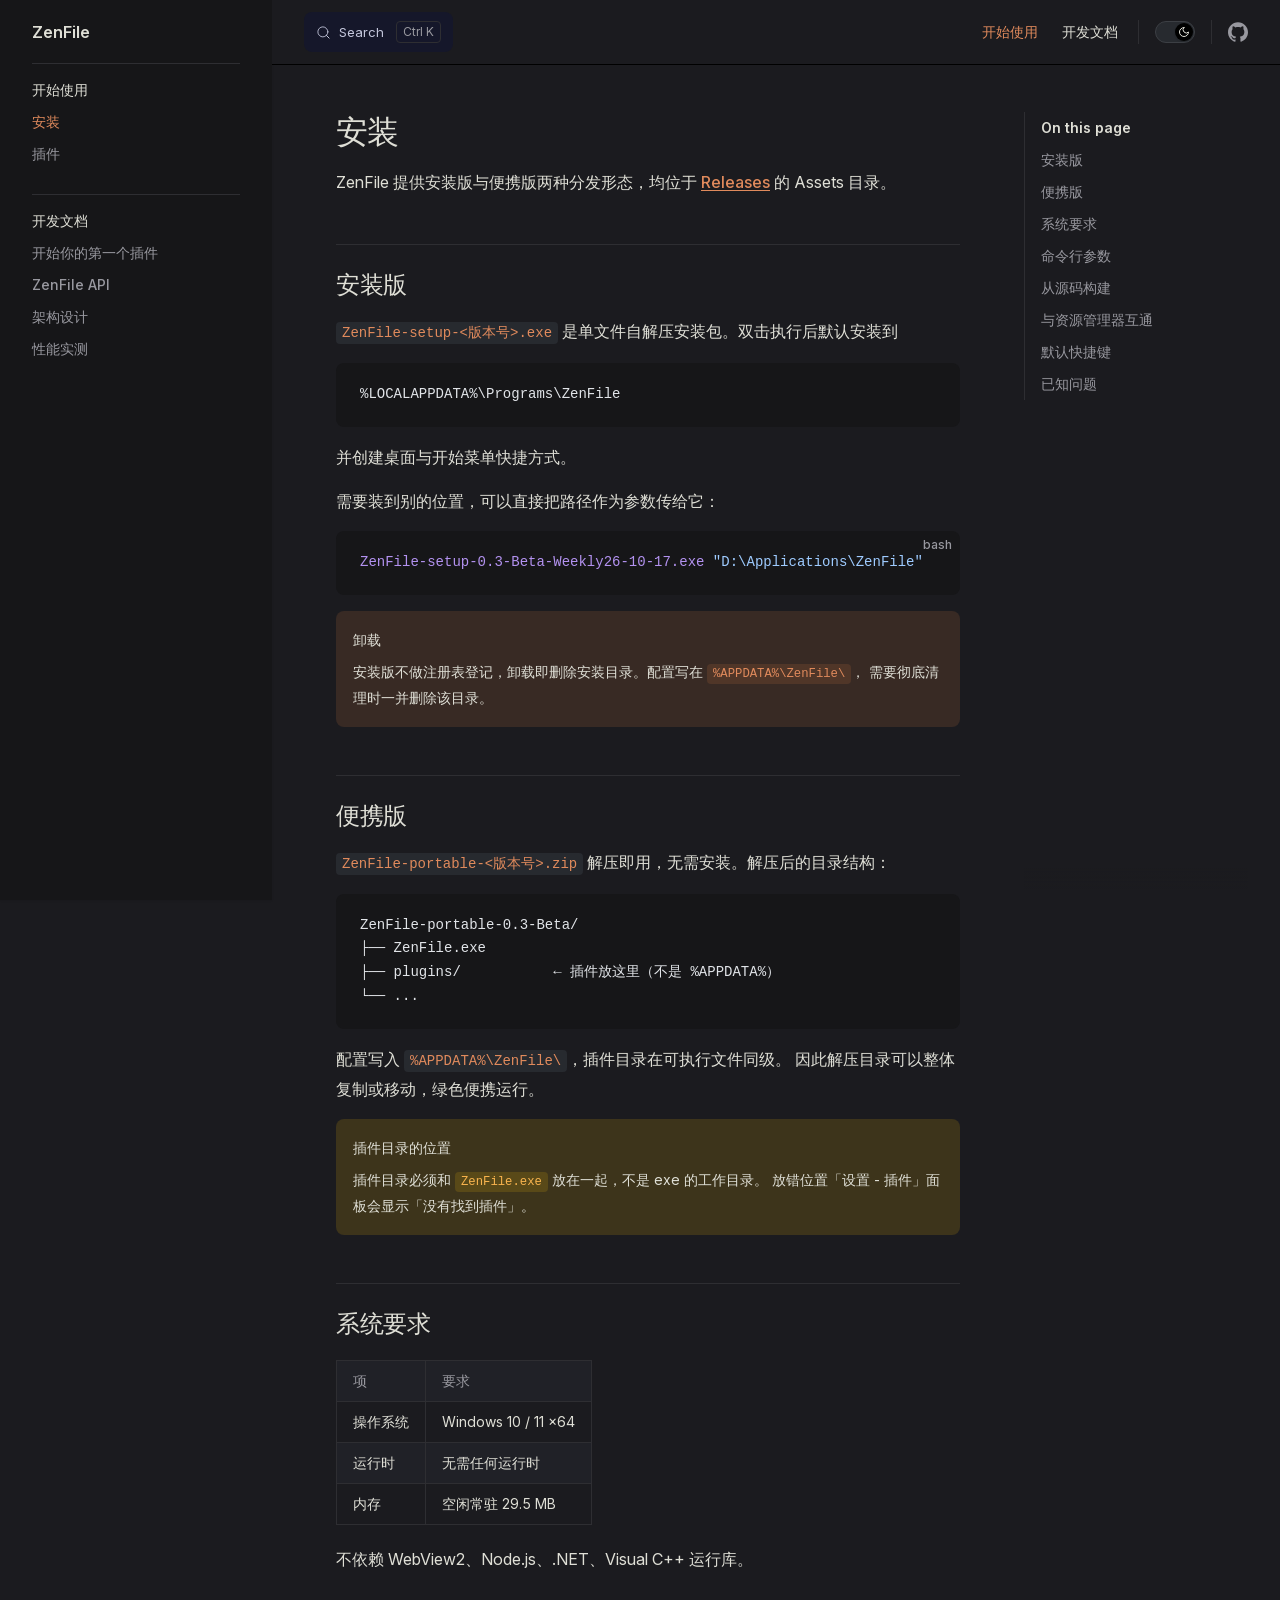
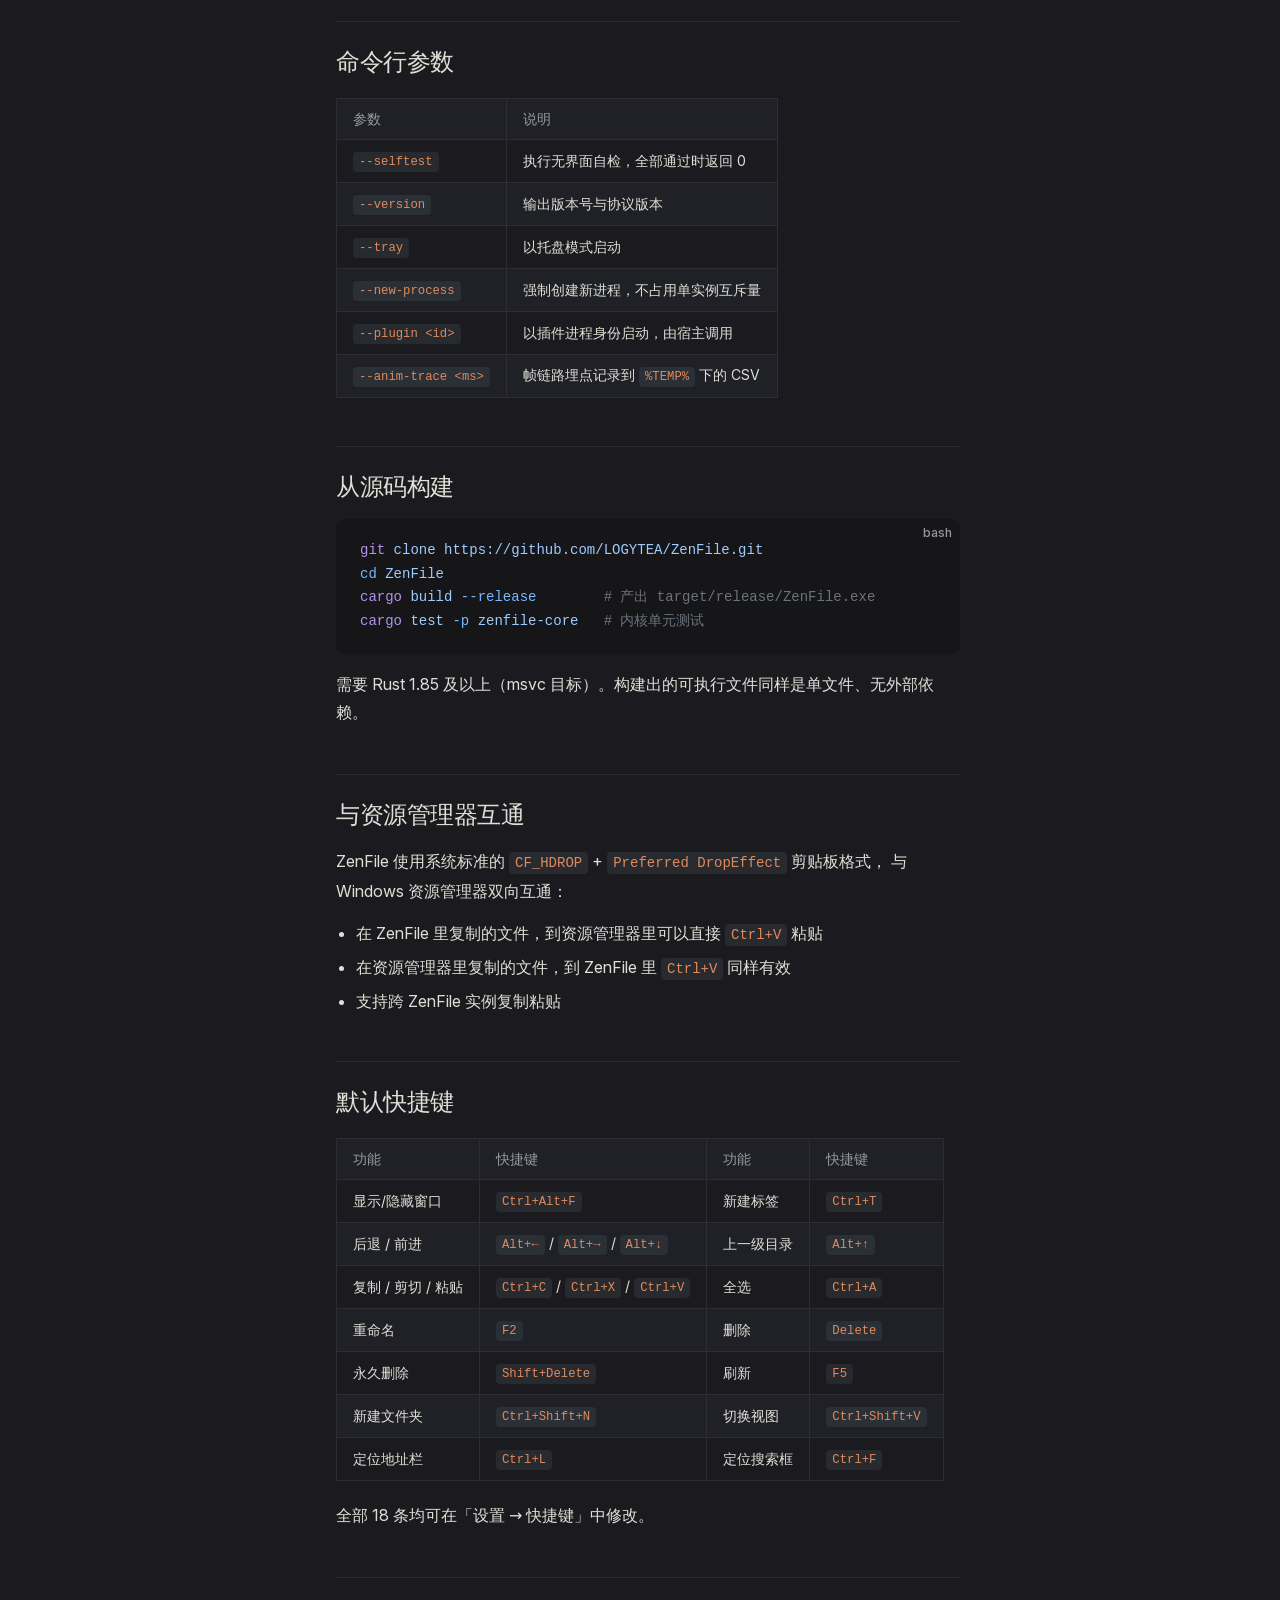
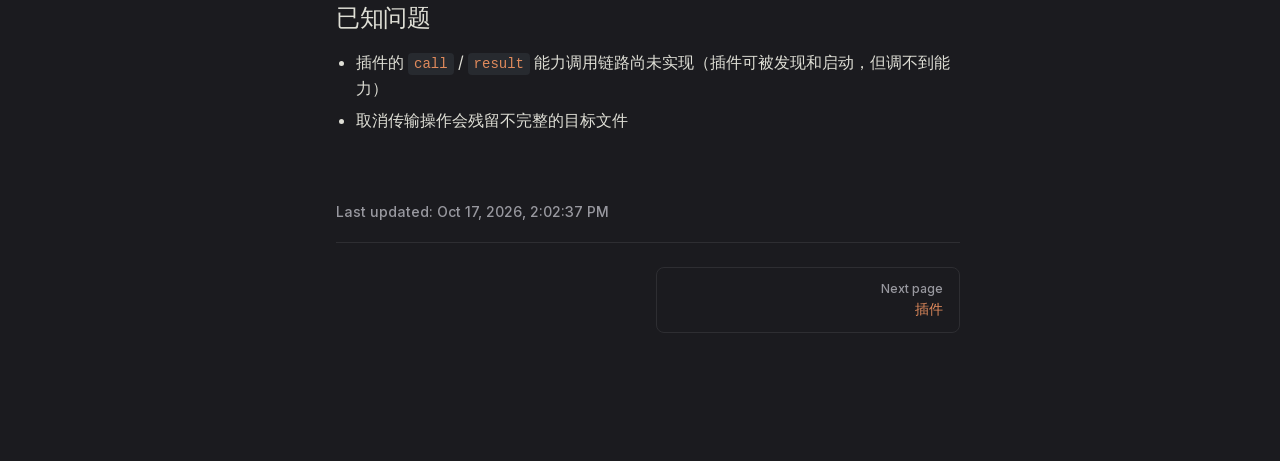
<file: zenfile/guide/install.html>
<!DOCTYPE html>
<html lang="zh-CN" dir="ltr">
  <head>
    <meta charset="utf-8">
    <meta name="viewport" content="width=device-width,initial-scale=1">
    <title>安装 | ZenFile</title>
    <meta name="description" content="原生 Win32 文件管理器">
    <meta name="generator" content="VitePress v2.0.0-alpha.15">
    <link rel="preload stylesheet" href="/zenfile/assets/style.Bz5m9e7m.css" as="style">
    <link rel="preload stylesheet" href="/zenfile/vp-icons.css" as="style">
    
    <script type="module" src="/zenfile/assets/app.1uKxawb1.js"></script>
    <link rel="preload" href="/zenfile/assets/inter-roman-latin.Di8DUHzh.woff2" as="font" type="font/woff2" crossorigin="">
    <link rel="modulepreload" href="/zenfile/assets/chunks/theme.BqewJFVq.js">
    <link rel="modulepreload" href="/zenfile/assets/chunks/framework.CQwNn0Y-.js">
    <link rel="modulepreload" href="/zenfile/assets/guide_install.md.CoWH2i_E.lean.js">
    <script id="check-dark-mode">(()=>{const e=localStorage.getItem("vitepress-theme-appearance")||"dark",a=window.matchMedia("(prefers-color-scheme: dark)").matches;(!e||e==="auto"?a:e==="dark")&&document.documentElement.classList.add("dark")})();</script>
    <script id="check-mac-os">document.documentElement.classList.toggle("mac",/Mac|iPhone|iPod|iPad/i.test(navigator.platform));</script>
  </head>
  <body>
    <div id="app"><div class="Layout" data-v-304c8b69><!--[--><!--]--><!--[--><span tabindex="-1" data-v-10d4d845></span><a href="#VPContent" class="VPSkipLink visually-hidden" data-v-10d4d845>Skip to content</a><!--]--><!----><header class="VPNav" data-v-304c8b69 data-v-604a0865><div class="VPNavBar" data-v-604a0865 data-v-18128346><div class="wrapper" data-v-18128346><div class="container" data-v-18128346><div class="title" data-v-18128346><div class="VPNavBarTitle has-sidebar" data-v-18128346 data-v-d4488dd0><a class="title" href="/zenfile/" data-v-d4488dd0><!--[--><!--]--><!----><span data-v-d4488dd0>ZenFile</span><!--[--><!--]--></a></div></div><div class="content" data-v-18128346><div class="content-body" data-v-18128346><!--[--><!--]--><div class="VPNavBarSearch search" data-v-18128346><!--[--><!----><div id="local-search"><button type="button" aria-label="Search" aria-keyshortcuts="/ control+k meta+k" class="DocSearch DocSearch-Button"><span class="DocSearch-Button-Container"><span class="vpi-search DocSearch-Search-Icon"></span><span class="DocSearch-Button-Placeholder">Search</span></span><span class="DocSearch-Button-Keys"><kbd class="DocSearch-Button-Key"></kbd><kbd class="DocSearch-Button-Key"></kbd></span></button></div><!--]--></div><nav aria-labelledby="main-nav-aria-label" class="VPNavBarMenu menu" data-v-18128346 data-v-020be4db><span id="main-nav-aria-label" class="visually-hidden" data-v-020be4db> Main Navigation </span><!--[--><!--[--><a class="VPLink link VPNavBarMenuLink active" href="/zenfile/guide/install.html" tabindex="0" data-v-020be4db data-v-81dba28a><!--[--><span data-v-81dba28a>开始使用</span><!--]--></a><!--]--><!--[--><a class="VPLink link VPNavBarMenuLink" href="/zenfile/docs/new-plugin.html" tabindex="0" data-v-020be4db data-v-81dba28a><!--[--><span data-v-81dba28a>开发文档</span><!--]--></a><!--]--><!--]--></nav><!----><div class="VPNavBarAppearance appearance" data-v-18128346 data-v-3f90c1a5><button class="VPSwitch VPSwitchAppearance" type="button" role="switch" title aria-checked="true" data-v-3f90c1a5 data-v-be9742d9 data-v-b4ccac88><span class="check" data-v-b4ccac88><span class="icon" data-v-b4ccac88><!--[--><span class="vpi-sun sun" data-v-be9742d9></span><span class="vpi-moon moon" data-v-be9742d9></span><!--]--></span></span></button></div><div class="VPSocialLinks VPNavBarSocialLinks social-links" data-v-18128346 data-v-ef6192dc data-v-a1a7286e><!--[--><a class="VPSocialLink no-icon" href="https://github.com/LOGYTEA/ZenFile" aria-label="github" target="_blank" rel="me noopener" data-v-a1a7286e data-v-32d78712><span class="vpi-social-github"></span></a><!--]--></div><div class="VPFlyout VPNavBarExtra extra" data-v-18128346 data-v-600b50c9 data-v-d8fae6e2><button type="button" class="button" aria-haspopup="true" aria-expanded="false" aria-label="extra navigation" data-v-d8fae6e2><span class="vpi-more-horizontal icon" data-v-d8fae6e2></span></button><div class="menu" data-v-d8fae6e2><div class="VPMenu" data-v-d8fae6e2 data-v-fcd1d7a8><!----><!--[--><!--[--><!----><div class="group" data-v-600b50c9><div class="item appearance" data-v-600b50c9><p class="label" data-v-600b50c9>Appearance</p><div class="appearance-action" data-v-600b50c9><button class="VPSwitch VPSwitchAppearance" type="button" role="switch" title aria-checked="true" data-v-600b50c9 data-v-be9742d9 data-v-b4ccac88><span class="check" data-v-b4ccac88><span class="icon" data-v-b4ccac88><!--[--><span class="vpi-sun sun" data-v-be9742d9></span><span class="vpi-moon moon" data-v-be9742d9></span><!--]--></span></span></button></div></div></div><div class="group" data-v-600b50c9><div class="item social-links" data-v-600b50c9><div class="VPSocialLinks social-links-list" data-v-600b50c9 data-v-a1a7286e><!--[--><a class="VPSocialLink no-icon" href="https://github.com/LOGYTEA/ZenFile" aria-label="github" target="_blank" rel="me noopener" data-v-a1a7286e data-v-32d78712><span class="vpi-social-github"></span></a><!--]--></div></div></div><!--]--><!--]--></div></div></div><!--[--><!--]--><button type="button" class="VPNavBarHamburger hamburger" aria-label="mobile navigation" aria-expanded="false" aria-controls="VPNavScreen" data-v-18128346 data-v-6bee1efd><span class="container" data-v-6bee1efd><span class="top" data-v-6bee1efd></span><span class="middle" data-v-6bee1efd></span><span class="bottom" data-v-6bee1efd></span></span></button></div></div></div></div><div class="divider" data-v-18128346><div class="divider-line" data-v-18128346></div></div></div><!----></header><div class="VPLocalNav has-sidebar empty" data-v-304c8b69 data-v-73add737><div class="container" data-v-73add737><button class="menu" aria-expanded="false" aria-controls="VPSidebarNav" data-v-73add737><span class="vpi-align-left menu-icon" data-v-73add737></span><span class="menu-text" data-v-73add737>Menu</span></button><div class="VPLocalNavOutlineDropdown" style="--vp-vh:0px;" data-v-73add737 data-v-e28a51a6><button data-v-e28a51a6>Return to top</button><!----></div></div></div><aside class="VPSidebar" data-v-304c8b69 data-v-49f51a23><div class="curtain" data-v-49f51a23></div><nav class="nav" id="VPSidebarNav" aria-labelledby="sidebar-aria-label" tabindex="-1" data-v-49f51a23><span class="visually-hidden" id="sidebar-aria-label" data-v-49f51a23> Sidebar Navigation </span><!--[--><!--]--><!--[--><div class="no-transition group" data-v-a84b7c21><section class="VPSidebarItem level-0 has-active" data-v-a84b7c21 data-v-6b36a2fd><div class="item" role="button" tabindex="0" data-v-6b36a2fd><div class="indicator" data-v-6b36a2fd></div><h2 class="text" data-v-6b36a2fd>开始使用</h2><!----></div><div class="items" data-v-6b36a2fd><!--[--><div class="VPSidebarItem level-1 is-link" data-v-6b36a2fd><div class="item" data-v-6b36a2fd><div class="indicator" data-v-6b36a2fd></div><a class="VPLink link link" href="/zenfile/guide/install.html" data-v-6b36a2fd><!--[--><p class="text" data-v-6b36a2fd>安装</p><!--]--></a><!----></div><!----></div><div class="VPSidebarItem level-1 is-link" data-v-6b36a2fd><div class="item" data-v-6b36a2fd><div class="indicator" data-v-6b36a2fd></div><a class="VPLink link link" href="/zenfile/guide/plugins.html" data-v-6b36a2fd><!--[--><p class="text" data-v-6b36a2fd>插件</p><!--]--></a><!----></div><!----></div><!--]--></div></section></div><div class="no-transition group" data-v-a84b7c21><section class="VPSidebarItem level-0" data-v-a84b7c21 data-v-6b36a2fd><div class="item" role="button" tabindex="0" data-v-6b36a2fd><div class="indicator" data-v-6b36a2fd></div><h2 class="text" data-v-6b36a2fd>开发文档</h2><!----></div><div class="items" data-v-6b36a2fd><!--[--><div class="VPSidebarItem level-1 is-link" data-v-6b36a2fd><div class="item" data-v-6b36a2fd><div class="indicator" data-v-6b36a2fd></div><a class="VPLink link link" href="/zenfile/docs/new-plugin.html" data-v-6b36a2fd><!--[--><p class="text" data-v-6b36a2fd>开始你的第一个插件</p><!--]--></a><!----></div><!----></div><div class="VPSidebarItem level-1 is-link" data-v-6b36a2fd><div class="item" data-v-6b36a2fd><div class="indicator" data-v-6b36a2fd></div><a class="VPLink link link" href="/zenfile/docs/api.html" data-v-6b36a2fd><!--[--><p class="text" data-v-6b36a2fd>ZenFile API</p><!--]--></a><!----></div><!----></div><div class="VPSidebarItem level-1 is-link" data-v-6b36a2fd><div class="item" data-v-6b36a2fd><div class="indicator" data-v-6b36a2fd></div><a class="VPLink link link" href="/zenfile/docs/architecture.html" data-v-6b36a2fd><!--[--><p class="text" data-v-6b36a2fd>架构设计</p><!--]--></a><!----></div><!----></div><div class="VPSidebarItem level-1 is-link" data-v-6b36a2fd><div class="item" data-v-6b36a2fd><div class="indicator" data-v-6b36a2fd></div><a class="VPLink link link" href="/zenfile/docs/performance.html" data-v-6b36a2fd><!--[--><p class="text" data-v-6b36a2fd>性能实测</p><!--]--></a><!----></div><!----></div><!--]--></div></section></div><!--]--><!--[--><!--]--></nav></aside><div class="VPContent has-sidebar" id="VPContent" data-v-304c8b69 data-v-bd4f21ea><div class="VPDoc has-sidebar has-aside" data-v-bd4f21ea data-v-d668f7cc><!--[--><!--]--><div class="container" data-v-d668f7cc><div class="aside" data-v-d668f7cc><div class="aside-curtain" data-v-d668f7cc></div><div class="aside-container" data-v-d668f7cc><div class="aside-content" data-v-d668f7cc><div class="VPDocAside" data-v-d668f7cc data-v-cb998dce><!--[--><!--]--><!--[--><!--]--><nav aria-labelledby="doc-outline-aria-label" class="VPDocAsideOutline" data-v-cb998dce data-v-c8b19031><div class="content" data-v-c8b19031><div class="outline-marker" data-v-c8b19031></div><div aria-level="2" class="outline-title" id="doc-outline-aria-label" role="heading" data-v-c8b19031>On this page</div><ul class="VPDocOutlineItem root" data-v-c8b19031 data-v-63c57e50><!--[--><!--]--></ul></div></nav><!--[--><!--]--><div class="spacer" data-v-cb998dce></div><!--[--><!--]--><!----><!--[--><!--]--><!--[--><!--]--></div></div></div></div><div class="content" data-v-d668f7cc><div class="content-container" data-v-d668f7cc><!--[--><!--]--><main class="main" data-v-d668f7cc><div style="position:relative;" class="vp-doc _zenfile_guide_install" data-v-d668f7cc><div><h1 id="安装" tabindex="-1">安装 <a class="header-anchor" href="#安装" aria-label="Permalink to “安装”">​</a></h1><p>ZenFile 提供安装版与便携版两种分发形态，均位于 <a href="https://github.com/LOGYTEA/ZenFile/releases" target="_blank" rel="noreferrer">Releases</a> 的 Assets 目录。</p><h2 id="安装版" tabindex="-1">安装版 <a class="header-anchor" href="#安装版" aria-label="Permalink to “安装版”">​</a></h2><p><code>ZenFile-setup-&lt;版本号&gt;.exe</code> 是单文件自解压安装包。双击执行后默认安装到</p><div class="language-"><button title="Copy Code" class="copy"></button><span class="lang"></span><pre class="shiki shiki-themes github-light github-dark" style="--shiki-light:#24292e;--shiki-dark:#e1e4e8;--shiki-light-bg:#fff;--shiki-dark-bg:#24292e;" tabindex="0" dir="ltr"><code><span class="line"><span>%LOCALAPPDATA%\Programs\ZenFile</span></span></code></pre></div><p>并创建桌面与开始菜单快捷方式。</p><p>需要装到别的位置，可以直接把路径作为参数传给它：</p><div class="language-bash"><button title="Copy Code" class="copy"></button><span class="lang">bash</span><pre class="shiki shiki-themes github-light github-dark" style="--shiki-light:#24292e;--shiki-dark:#e1e4e8;--shiki-light-bg:#fff;--shiki-dark-bg:#24292e;" tabindex="0" dir="ltr"><code><span class="line"><span style="--shiki-light:#6F42C1;--shiki-dark:#B392F0;">ZenFile-setup-0.3-Beta-Weekly26-10-17.exe</span><span style="--shiki-light:#032F62;--shiki-dark:#9ECBFF;"> &quot;D:\Applications\ZenFile&quot;</span></span></code></pre></div><div class="tip custom-block"><p class="custom-block-title">卸载</p><p>安装版不做注册表登记，卸载即删除安装目录。配置写在 <code>%APPDATA%\ZenFile\</code>， 需要彻底清理时一并删除该目录。</p></div><h2 id="便携版" tabindex="-1">便携版 <a class="header-anchor" href="#便携版" aria-label="Permalink to “便携版”">​</a></h2><p><code>ZenFile-portable-&lt;版本号&gt;.zip</code> 解压即用，无需安装。解压后的目录结构：</p><div class="language-"><button title="Copy Code" class="copy"></button><span class="lang"></span><pre class="shiki shiki-themes github-light github-dark" style="--shiki-light:#24292e;--shiki-dark:#e1e4e8;--shiki-light-bg:#fff;--shiki-dark-bg:#24292e;" tabindex="0" dir="ltr"><code><span class="line"><span>ZenFile-portable-0.3-Beta/</span></span>
<span class="line"><span>├── ZenFile.exe</span></span>
<span class="line"><span>├── plugins/           ← 插件放这里（不是 %APPDATA%）</span></span>
<span class="line"><span>└── ...</span></span></code></pre></div><p>配置写入 <code>%APPDATA%\ZenFile\</code>，插件目录在可执行文件<strong>同级</strong>。 因此解压目录可以整体复制或移动，绿色便携运行。</p><div class="warning custom-block"><p class="custom-block-title">插件目录的位置</p><p>插件目录必须和 <code>ZenFile.exe</code> 放在一起，不是 exe 的工作目录。 放错位置「设置 - 插件」面板会显示「没有找到插件」。</p></div><h2 id="系统要求" tabindex="-1">系统要求 <a class="header-anchor" href="#系统要求" aria-label="Permalink to “系统要求”">​</a></h2><table tabindex="0"><thead><tr><th>项</th><th>要求</th></tr></thead><tbody><tr><td>操作系统</td><td>Windows 10 / 11 x64</td></tr><tr><td>运行时</td><td><strong>无需任何运行时</strong></td></tr><tr><td>内存</td><td>空闲常驻 29.5 MB</td></tr></tbody></table><p>不依赖 WebView2、Node.js、.NET、Visual C++ 运行库。</p><h2 id="命令行参数" tabindex="-1">命令行参数 <a class="header-anchor" href="#命令行参数" aria-label="Permalink to “命令行参数”">​</a></h2><table tabindex="0"><thead><tr><th>参数</th><th>说明</th></tr></thead><tbody><tr><td><code>--selftest</code></td><td>执行无界面自检，全部通过时返回 0</td></tr><tr><td><code>--version</code></td><td>输出版本号与协议版本</td></tr><tr><td><code>--tray</code></td><td>以托盘模式启动</td></tr><tr><td><code>--new-process</code></td><td>强制创建新进程，不占用单实例互斥量</td></tr><tr><td><code>--plugin &lt;id&gt;</code></td><td>以插件进程身份启动，由宿主调用</td></tr><tr><td><code>--anim-trace &lt;ms&gt;</code></td><td>帧链路埋点记录到 <code>%TEMP%</code> 下的 CSV</td></tr></tbody></table><h2 id="从源码构建" tabindex="-1">从源码构建 <a class="header-anchor" href="#从源码构建" aria-label="Permalink to “从源码构建”">​</a></h2><div class="language-bash"><button title="Copy Code" class="copy"></button><span class="lang">bash</span><pre class="shiki shiki-themes github-light github-dark" style="--shiki-light:#24292e;--shiki-dark:#e1e4e8;--shiki-light-bg:#fff;--shiki-dark-bg:#24292e;" tabindex="0" dir="ltr"><code><span class="line"><span style="--shiki-light:#6F42C1;--shiki-dark:#B392F0;">git</span><span style="--shiki-light:#032F62;--shiki-dark:#9ECBFF;"> clone</span><span style="--shiki-light:#032F62;--shiki-dark:#9ECBFF;"> https://github.com/LOGYTEA/ZenFile.git</span></span>
<span class="line"><span style="--shiki-light:#005CC5;--shiki-dark:#79B8FF;">cd</span><span style="--shiki-light:#032F62;--shiki-dark:#9ECBFF;"> ZenFile</span></span>
<span class="line"><span style="--shiki-light:#6F42C1;--shiki-dark:#B392F0;">cargo</span><span style="--shiki-light:#032F62;--shiki-dark:#9ECBFF;"> build</span><span style="--shiki-light:#005CC5;--shiki-dark:#79B8FF;"> --release</span><span style="--shiki-light:#6A737D;--shiki-dark:#6A737D;">        # 产出 target/release/ZenFile.exe</span></span>
<span class="line"><span style="--shiki-light:#6F42C1;--shiki-dark:#B392F0;">cargo</span><span style="--shiki-light:#032F62;--shiki-dark:#9ECBFF;"> test</span><span style="--shiki-light:#005CC5;--shiki-dark:#79B8FF;"> -p</span><span style="--shiki-light:#032F62;--shiki-dark:#9ECBFF;"> zenfile-core</span><span style="--shiki-light:#6A737D;--shiki-dark:#6A737D;">   # 内核单元测试</span></span></code></pre></div><p>需要 Rust 1.85 及以上（msvc 目标）。构建出的可执行文件同样是单文件、无外部依赖。</p><h2 id="与资源管理器互通" tabindex="-1">与资源管理器互通 <a class="header-anchor" href="#与资源管理器互通" aria-label="Permalink to “与资源管理器互通”">​</a></h2><p>ZenFile 使用系统标准的 <code>CF_HDROP</code> + <code>Preferred DropEffect</code> 剪贴板格式， 与 Windows 资源管理器<strong>双向互通</strong>：</p><ul><li>在 ZenFile 里复制的文件，到资源管理器里可以直接 <code>Ctrl+V</code> 粘贴</li><li>在资源管理器里复制的文件，到 ZenFile 里 <code>Ctrl+V</code> 同样有效</li><li>支持跨 ZenFile 实例复制粘贴</li></ul><h2 id="默认快捷键" tabindex="-1">默认快捷键 <a class="header-anchor" href="#默认快捷键" aria-label="Permalink to “默认快捷键”">​</a></h2><table tabindex="0"><thead><tr><th>功能</th><th>快捷键</th><th>功能</th><th>快捷键</th></tr></thead><tbody><tr><td>显示/隐藏窗口</td><td><code>Ctrl+Alt+F</code></td><td>新建标签</td><td><code>Ctrl+T</code></td></tr><tr><td>后退 / 前进</td><td><code>Alt+←</code> / <code>Alt+→</code> / <code>Alt+↓</code></td><td>上一级目录</td><td><code>Alt+↑</code></td></tr><tr><td>复制 / 剪切 / 粘贴</td><td><code>Ctrl+C</code> / <code>Ctrl+X</code> / <code>Ctrl+V</code></td><td>全选</td><td><code>Ctrl+A</code></td></tr><tr><td>重命名</td><td><code>F2</code></td><td>删除</td><td><code>Delete</code></td></tr><tr><td>永久删除</td><td><code>Shift+Delete</code></td><td>刷新</td><td><code>F5</code></td></tr><tr><td>新建文件夹</td><td><code>Ctrl+Shift+N</code></td><td>切换视图</td><td><code>Ctrl+Shift+V</code></td></tr><tr><td>定位地址栏</td><td><code>Ctrl+L</code></td><td>定位搜索框</td><td><code>Ctrl+F</code></td></tr></tbody></table><p>全部 18 条均可在「设置 → 快捷键」中修改。</p><h2 id="已知问题" tabindex="-1">已知问题 <a class="header-anchor" href="#已知问题" aria-label="Permalink to “已知问题”">​</a></h2><ul><li>插件的 <code>call</code> / <code>result</code> 能力调用链路尚未实现（插件可被发现和启动，但调不到能力）</li><li>取消传输操作会残留不完整的目标文件</li></ul></div></div></main><footer class="VPDocFooter" data-v-d668f7cc data-v-1bcd8184><!--[--><!--]--><div class="edit-info" data-v-1bcd8184><!----><div class="last-updated" data-v-1bcd8184><p class="VPLastUpdated" data-v-1bcd8184 data-v-73dafb42>Last updated: <time datetime="2026-10-17T14:02:37.000Z" data-v-73dafb42></time></p></div></div><nav class="prev-next" aria-labelledby="doc-footer-aria-label" data-v-1bcd8184><span class="visually-hidden" id="doc-footer-aria-label" data-v-1bcd8184>Pager</span><div class="pager" data-v-1bcd8184><!----></div><div class="pager" data-v-1bcd8184><a class="VPLink link pager-link next" href="/zenfile/guide/plugins.html" data-v-1bcd8184><!--[--><span class="desc" data-v-1bcd8184>Next page</span><span class="title" data-v-1bcd8184>插件</span><!--]--></a></div></nav></footer><!--[--><!--]--></div></div></div><!--[--><!--]--></div></div><!----><!--[--><!--]--></div></div>
    <script>window.__VP_HASH_MAP__=JSON.parse("{\"docs_api.md\":\"_2wKanQU\",\"docs_architecture.md\":\"BWDO8Qno\",\"docs_new-plugin.md\":\"DMc2r-JD\",\"docs_performance.md\":\"cKbAsqPZ\",\"guide_install.md\":\"CoWH2i_E\",\"guide_plugins.md\":\"u1znh-LG\",\"index.md\":\"ewW9Qxpq\"}");window.__VP_SITE_DATA__=JSON.parse("{\"lang\":\"zh-CN\",\"dir\":\"ltr\",\"title\":\"ZenFile\",\"description\":\"原生 Win32 文件管理器\",\"base\":\"/zenfile/\",\"head\":[],\"router\":{\"prefetchLinks\":true},\"appearance\":\"dark\",\"themeConfig\":{\"nav\":[{\"text\":\"开始使用\",\"link\":\"/guide/install\",\"activeMatch\":\"/guide/\"},{\"text\":\"开发文档\",\"link\":\"/docs/new-plugin\",\"activeMatch\":\"/docs/\"}],\"sidebar\":[{\"text\":\"开始使用\",\"items\":[{\"text\":\"安装\",\"link\":\"/guide/install\"},{\"text\":\"插件\",\"link\":\"/guide/plugins\"}]},{\"text\":\"开发文档\",\"items\":[{\"text\":\"开始你的第一个插件\",\"link\":\"/docs/new-plugin\"},{\"text\":\"ZenFile API\",\"link\":\"/docs/api\"},{\"text\":\"架构设计\",\"link\":\"/docs/architecture\"},{\"text\":\"性能实测\",\"link\":\"/docs/performance\"}]}],\"socialLinks\":[{\"icon\":\"github\",\"link\":\"https://github.com/LOGYTEA/ZenFile\"}],\"search\":{\"provider\":\"local\"},\"outline\":{\"level\":[2,3]}},\"locales\":{},\"scrollOffset\":134,\"cleanUrls\":false,\"additionalConfig\":{}}");</script>
    
  </body>
</html>
</file>
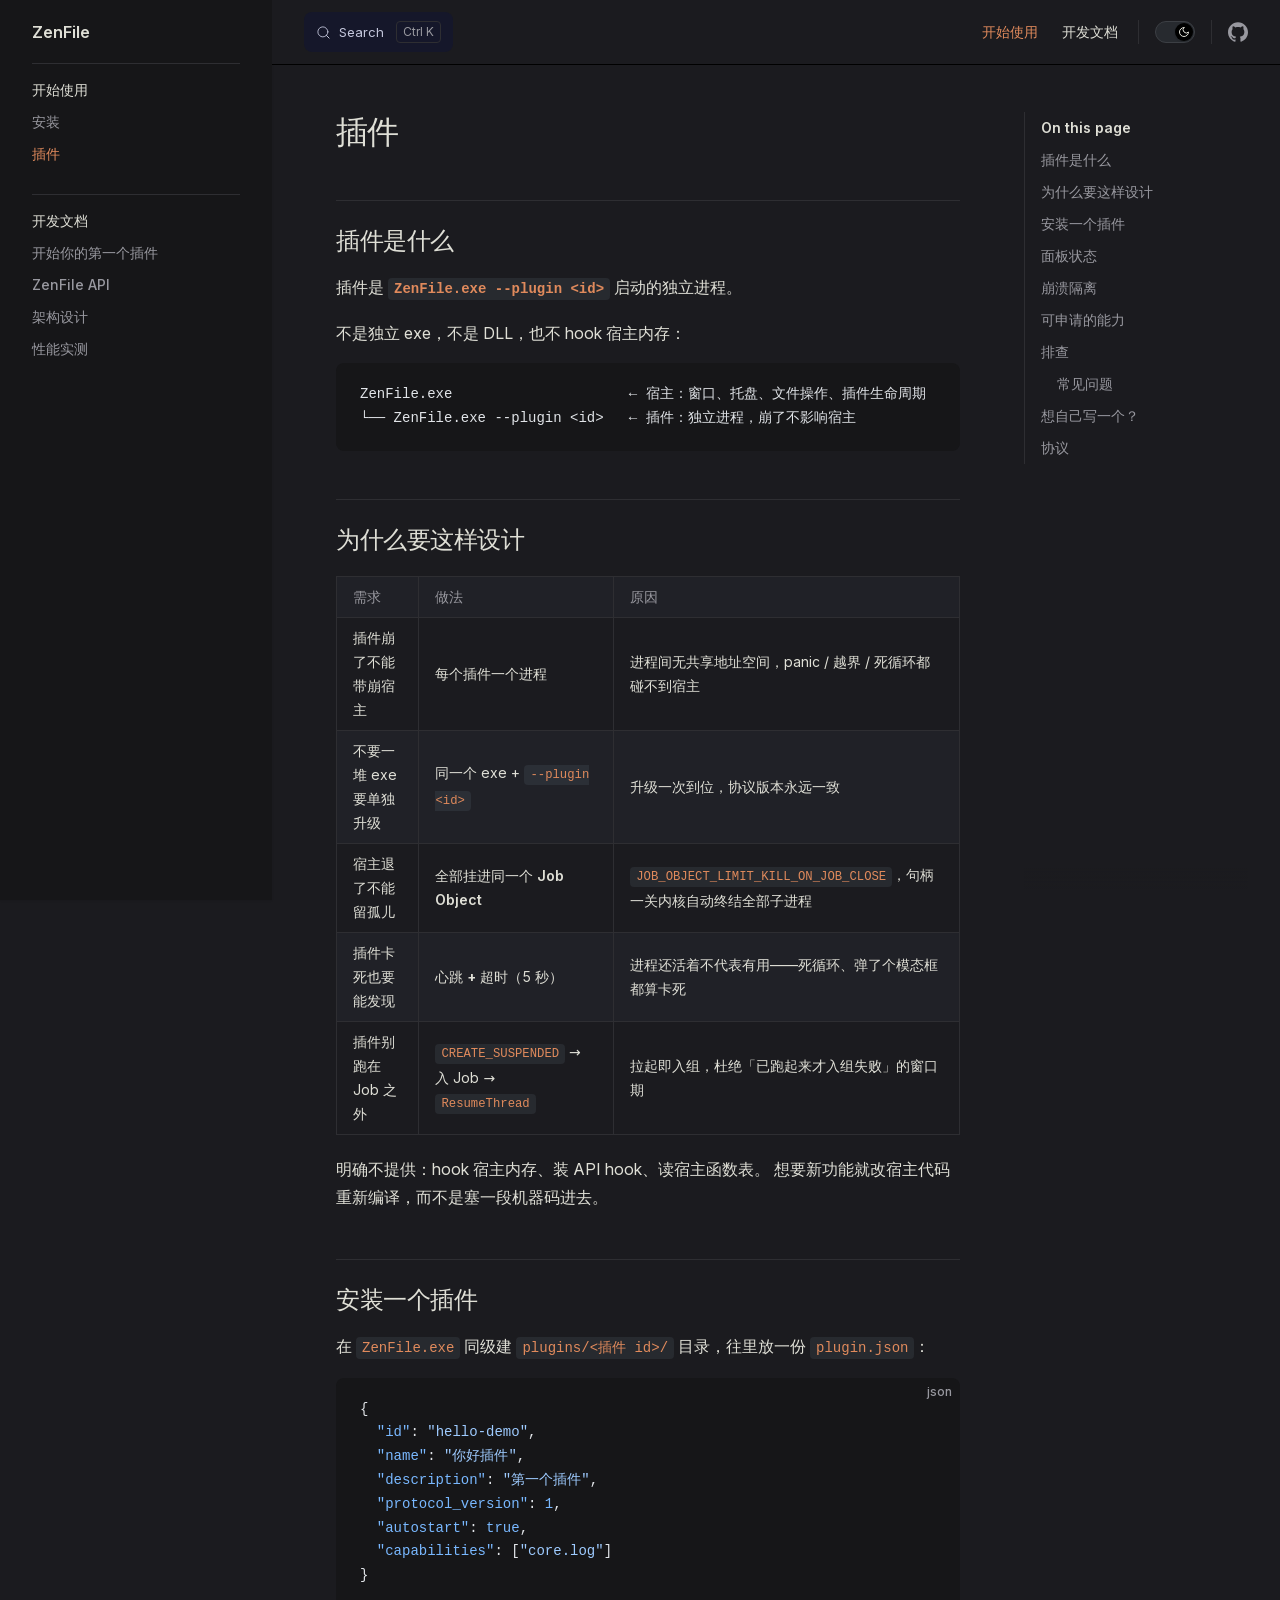
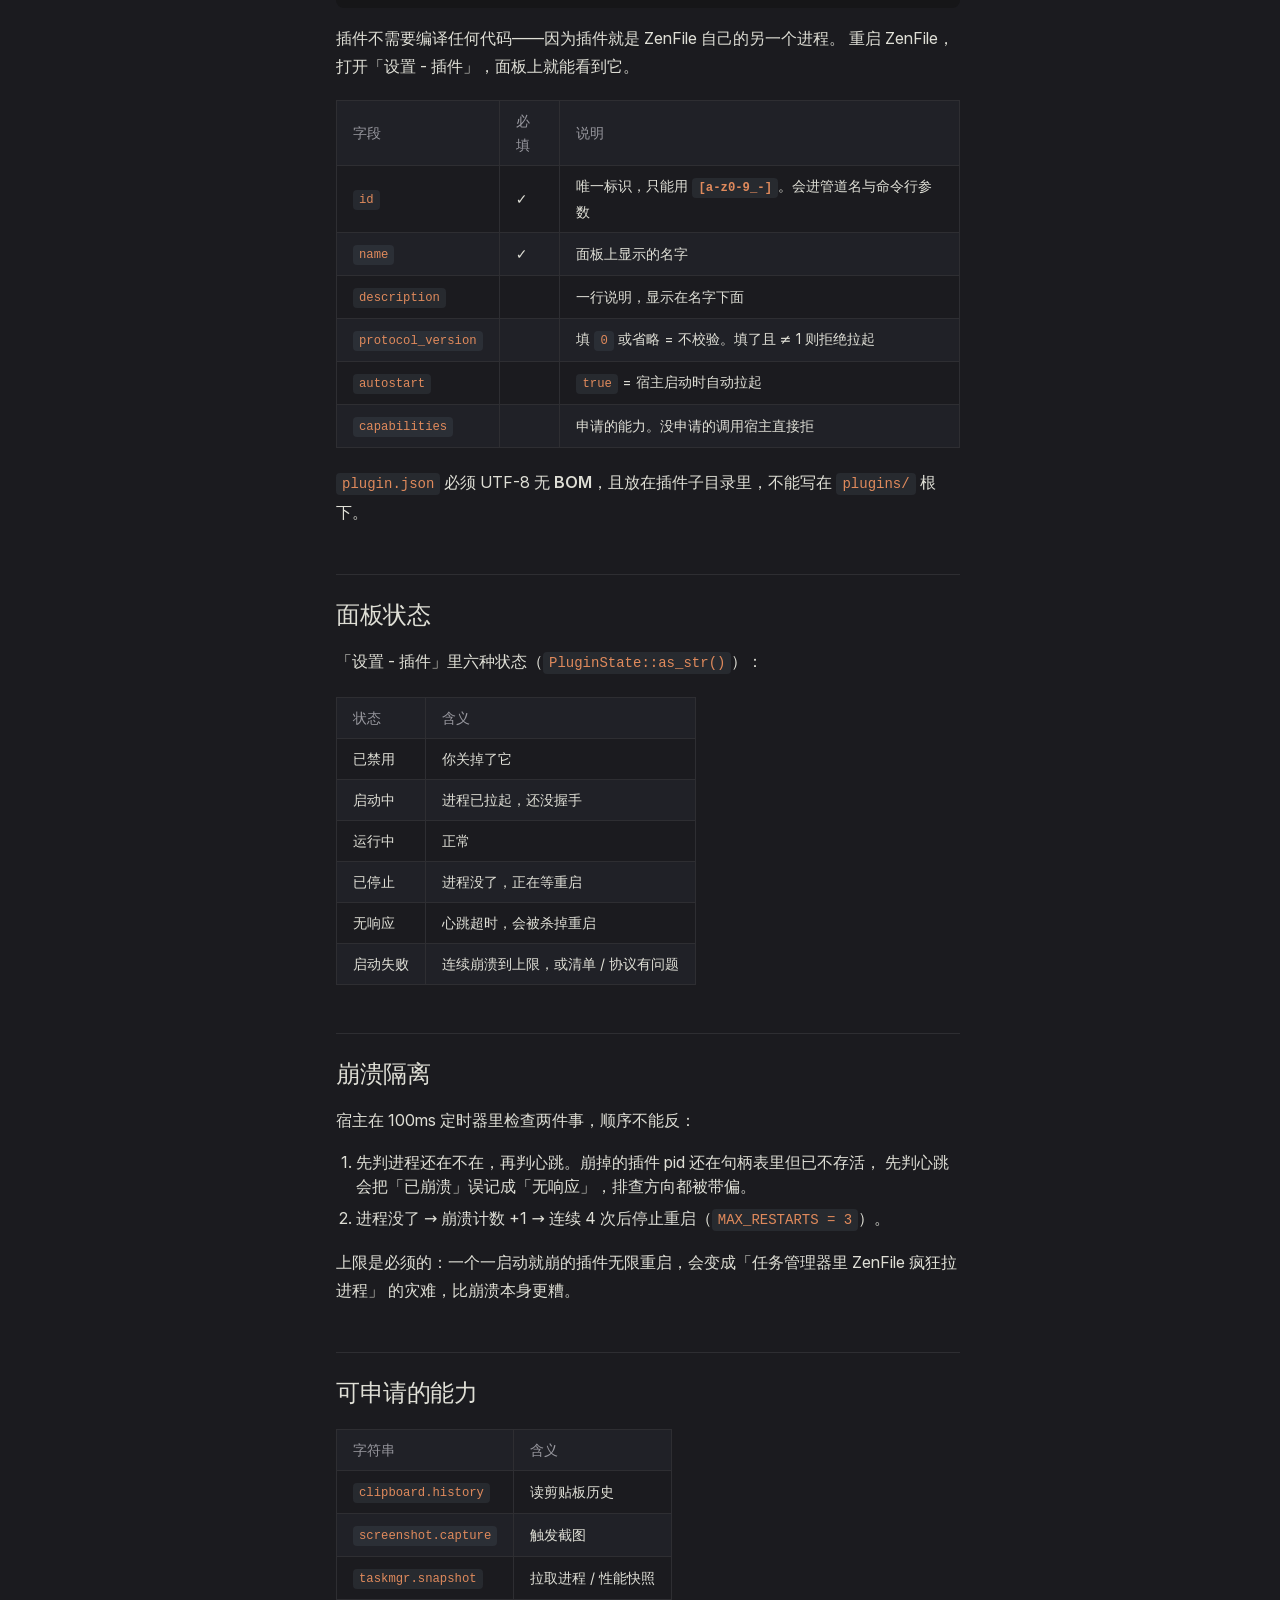
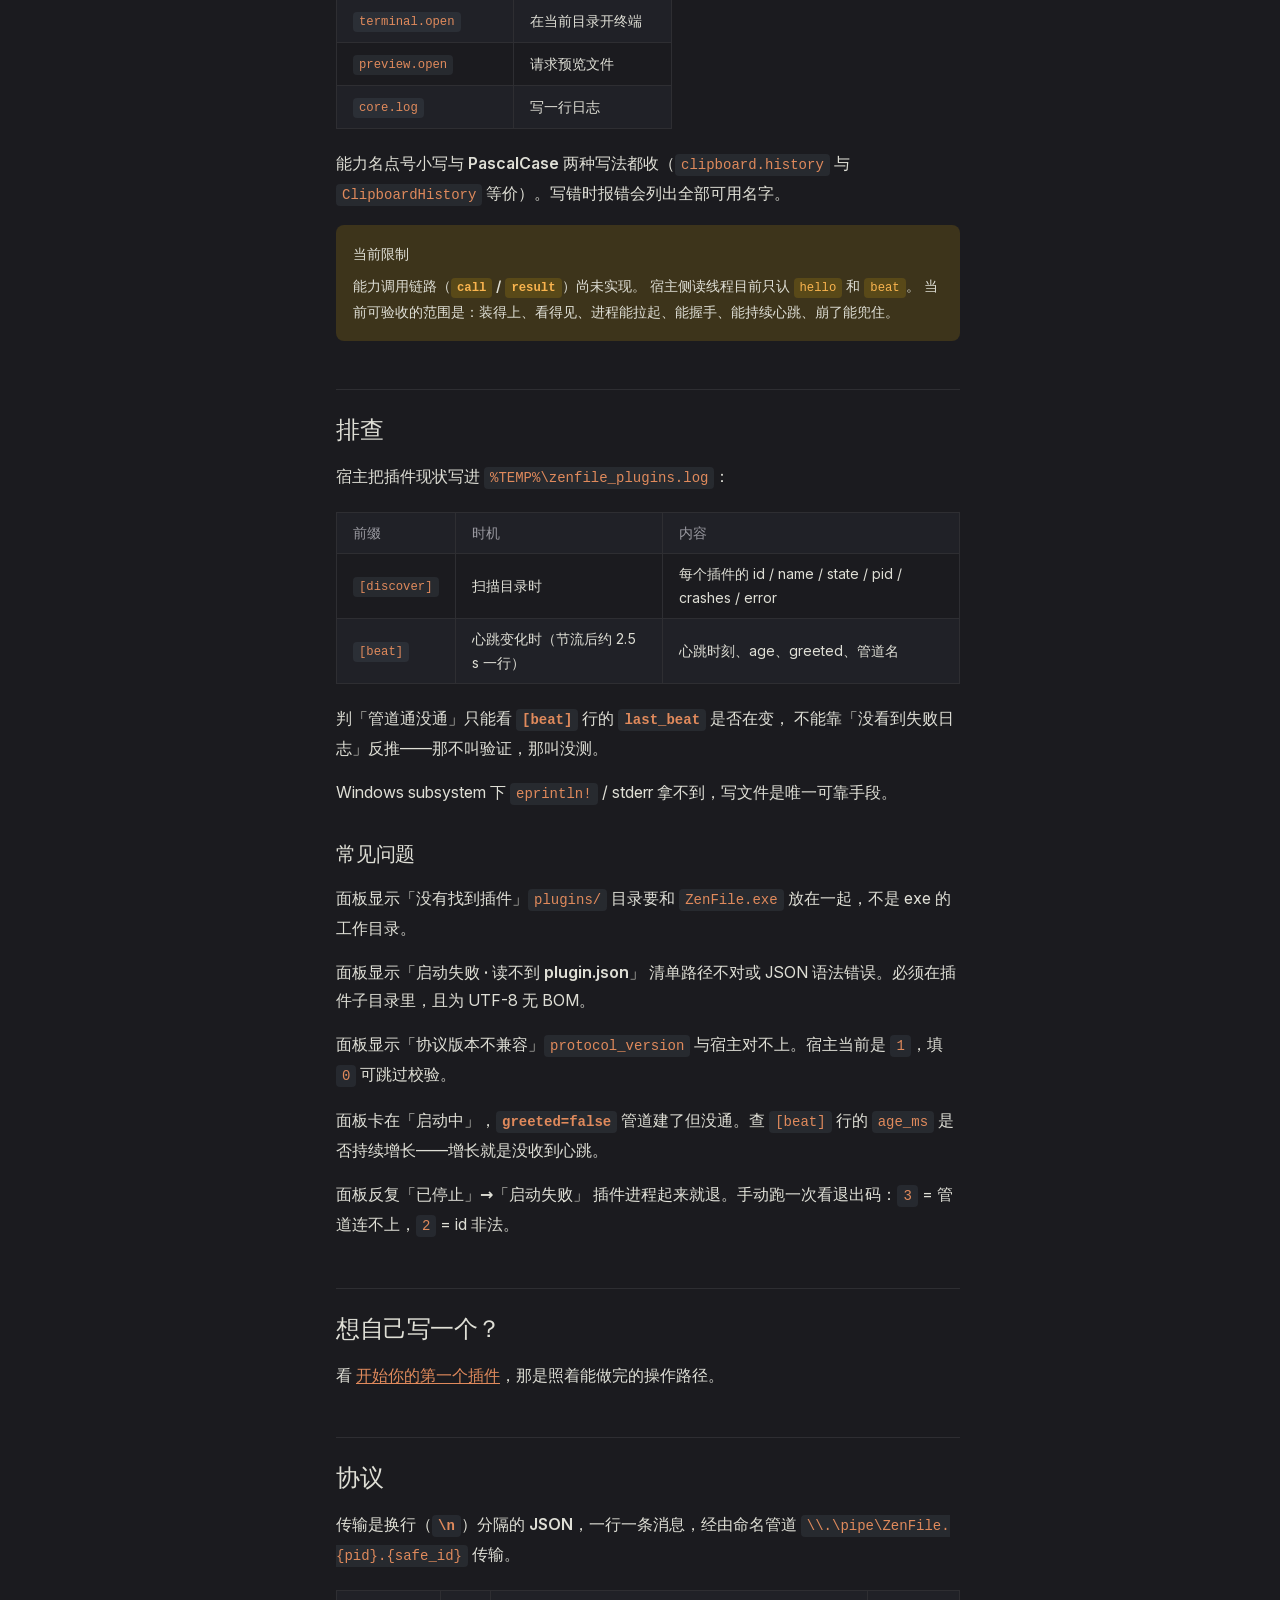
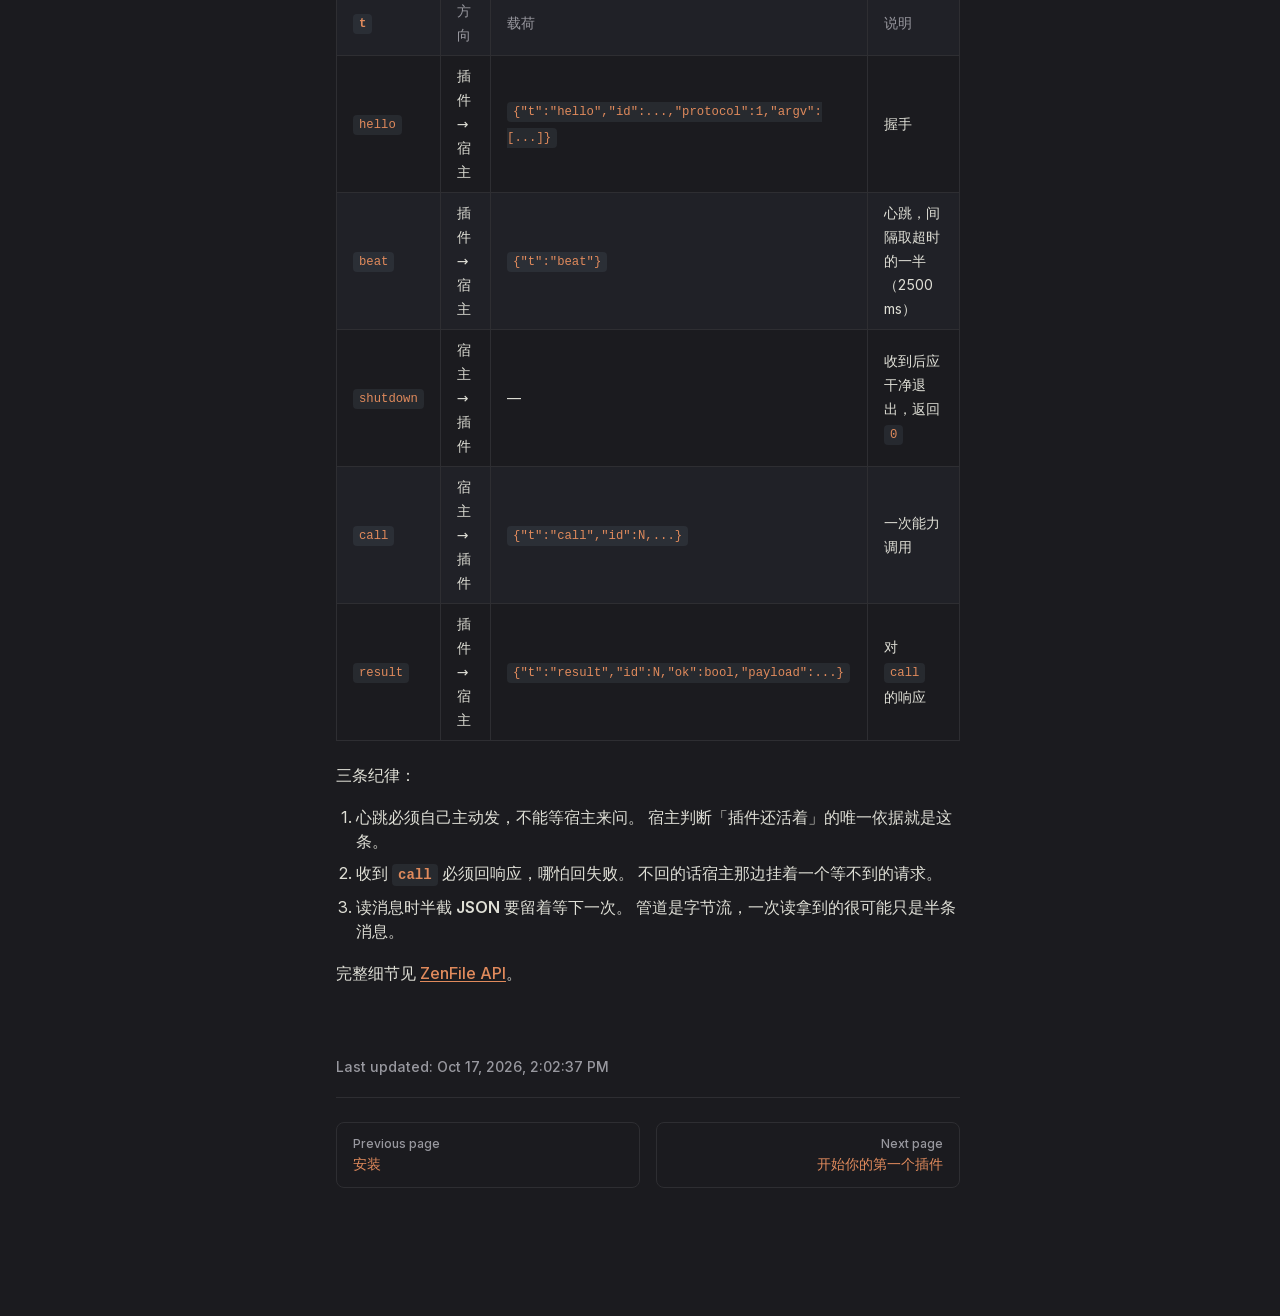
<file: zenfile/guide/plugins.html>
<!DOCTYPE html>
<html lang="zh-CN" dir="ltr">
  <head>
    <meta charset="utf-8">
    <meta name="viewport" content="width=device-width,initial-scale=1">
    <title>插件 | ZenFile</title>
    <meta name="description" content="原生 Win32 文件管理器">
    <meta name="generator" content="VitePress v2.0.0-alpha.15">
    <link rel="preload stylesheet" href="/zenfile/assets/style.Bz5m9e7m.css" as="style">
    <link rel="preload stylesheet" href="/zenfile/vp-icons.css" as="style">
    
    <script type="module" src="/zenfile/assets/app.1uKxawb1.js"></script>
    <link rel="preload" href="/zenfile/assets/inter-roman-latin.Di8DUHzh.woff2" as="font" type="font/woff2" crossorigin="">
    <link rel="modulepreload" href="/zenfile/assets/chunks/theme.BqewJFVq.js">
    <link rel="modulepreload" href="/zenfile/assets/chunks/framework.CQwNn0Y-.js">
    <link rel="modulepreload" href="/zenfile/assets/guide_plugins.md.u1znh-LG.lean.js">
    <script id="check-dark-mode">(()=>{const e=localStorage.getItem("vitepress-theme-appearance")||"dark",a=window.matchMedia("(prefers-color-scheme: dark)").matches;(!e||e==="auto"?a:e==="dark")&&document.documentElement.classList.add("dark")})();</script>
    <script id="check-mac-os">document.documentElement.classList.toggle("mac",/Mac|iPhone|iPod|iPad/i.test(navigator.platform));</script>
  </head>
  <body>
    <div id="app"><div class="Layout" data-v-304c8b69><!--[--><!--]--><!--[--><span tabindex="-1" data-v-10d4d845></span><a href="#VPContent" class="VPSkipLink visually-hidden" data-v-10d4d845>Skip to content</a><!--]--><!----><header class="VPNav" data-v-304c8b69 data-v-604a0865><div class="VPNavBar" data-v-604a0865 data-v-18128346><div class="wrapper" data-v-18128346><div class="container" data-v-18128346><div class="title" data-v-18128346><div class="VPNavBarTitle has-sidebar" data-v-18128346 data-v-d4488dd0><a class="title" href="/zenfile/" data-v-d4488dd0><!--[--><!--]--><!----><span data-v-d4488dd0>ZenFile</span><!--[--><!--]--></a></div></div><div class="content" data-v-18128346><div class="content-body" data-v-18128346><!--[--><!--]--><div class="VPNavBarSearch search" data-v-18128346><!--[--><!----><div id="local-search"><button type="button" aria-label="Search" aria-keyshortcuts="/ control+k meta+k" class="DocSearch DocSearch-Button"><span class="DocSearch-Button-Container"><span class="vpi-search DocSearch-Search-Icon"></span><span class="DocSearch-Button-Placeholder">Search</span></span><span class="DocSearch-Button-Keys"><kbd class="DocSearch-Button-Key"></kbd><kbd class="DocSearch-Button-Key"></kbd></span></button></div><!--]--></div><nav aria-labelledby="main-nav-aria-label" class="VPNavBarMenu menu" data-v-18128346 data-v-020be4db><span id="main-nav-aria-label" class="visually-hidden" data-v-020be4db> Main Navigation </span><!--[--><!--[--><a class="VPLink link VPNavBarMenuLink active" href="/zenfile/guide/install.html" tabindex="0" data-v-020be4db data-v-81dba28a><!--[--><span data-v-81dba28a>开始使用</span><!--]--></a><!--]--><!--[--><a class="VPLink link VPNavBarMenuLink" href="/zenfile/docs/new-plugin.html" tabindex="0" data-v-020be4db data-v-81dba28a><!--[--><span data-v-81dba28a>开发文档</span><!--]--></a><!--]--><!--]--></nav><!----><div class="VPNavBarAppearance appearance" data-v-18128346 data-v-3f90c1a5><button class="VPSwitch VPSwitchAppearance" type="button" role="switch" title aria-checked="true" data-v-3f90c1a5 data-v-be9742d9 data-v-b4ccac88><span class="check" data-v-b4ccac88><span class="icon" data-v-b4ccac88><!--[--><span class="vpi-sun sun" data-v-be9742d9></span><span class="vpi-moon moon" data-v-be9742d9></span><!--]--></span></span></button></div><div class="VPSocialLinks VPNavBarSocialLinks social-links" data-v-18128346 data-v-ef6192dc data-v-a1a7286e><!--[--><a class="VPSocialLink no-icon" href="https://github.com/LOGYTEA/ZenFile" aria-label="github" target="_blank" rel="me noopener" data-v-a1a7286e data-v-32d78712><span class="vpi-social-github"></span></a><!--]--></div><div class="VPFlyout VPNavBarExtra extra" data-v-18128346 data-v-600b50c9 data-v-d8fae6e2><button type="button" class="button" aria-haspopup="true" aria-expanded="false" aria-label="extra navigation" data-v-d8fae6e2><span class="vpi-more-horizontal icon" data-v-d8fae6e2></span></button><div class="menu" data-v-d8fae6e2><div class="VPMenu" data-v-d8fae6e2 data-v-fcd1d7a8><!----><!--[--><!--[--><!----><div class="group" data-v-600b50c9><div class="item appearance" data-v-600b50c9><p class="label" data-v-600b50c9>Appearance</p><div class="appearance-action" data-v-600b50c9><button class="VPSwitch VPSwitchAppearance" type="button" role="switch" title aria-checked="true" data-v-600b50c9 data-v-be9742d9 data-v-b4ccac88><span class="check" data-v-b4ccac88><span class="icon" data-v-b4ccac88><!--[--><span class="vpi-sun sun" data-v-be9742d9></span><span class="vpi-moon moon" data-v-be9742d9></span><!--]--></span></span></button></div></div></div><div class="group" data-v-600b50c9><div class="item social-links" data-v-600b50c9><div class="VPSocialLinks social-links-list" data-v-600b50c9 data-v-a1a7286e><!--[--><a class="VPSocialLink no-icon" href="https://github.com/LOGYTEA/ZenFile" aria-label="github" target="_blank" rel="me noopener" data-v-a1a7286e data-v-32d78712><span class="vpi-social-github"></span></a><!--]--></div></div></div><!--]--><!--]--></div></div></div><!--[--><!--]--><button type="button" class="VPNavBarHamburger hamburger" aria-label="mobile navigation" aria-expanded="false" aria-controls="VPNavScreen" data-v-18128346 data-v-6bee1efd><span class="container" data-v-6bee1efd><span class="top" data-v-6bee1efd></span><span class="middle" data-v-6bee1efd></span><span class="bottom" data-v-6bee1efd></span></span></button></div></div></div></div><div class="divider" data-v-18128346><div class="divider-line" data-v-18128346></div></div></div><!----></header><div class="VPLocalNav has-sidebar empty" data-v-304c8b69 data-v-73add737><div class="container" data-v-73add737><button class="menu" aria-expanded="false" aria-controls="VPSidebarNav" data-v-73add737><span class="vpi-align-left menu-icon" data-v-73add737></span><span class="menu-text" data-v-73add737>Menu</span></button><div class="VPLocalNavOutlineDropdown" style="--vp-vh:0px;" data-v-73add737 data-v-e28a51a6><button data-v-e28a51a6>Return to top</button><!----></div></div></div><aside class="VPSidebar" data-v-304c8b69 data-v-49f51a23><div class="curtain" data-v-49f51a23></div><nav class="nav" id="VPSidebarNav" aria-labelledby="sidebar-aria-label" tabindex="-1" data-v-49f51a23><span class="visually-hidden" id="sidebar-aria-label" data-v-49f51a23> Sidebar Navigation </span><!--[--><!--]--><!--[--><div class="no-transition group" data-v-a84b7c21><section class="VPSidebarItem level-0 has-active" data-v-a84b7c21 data-v-6b36a2fd><div class="item" role="button" tabindex="0" data-v-6b36a2fd><div class="indicator" data-v-6b36a2fd></div><h2 class="text" data-v-6b36a2fd>开始使用</h2><!----></div><div class="items" data-v-6b36a2fd><!--[--><div class="VPSidebarItem level-1 is-link" data-v-6b36a2fd><div class="item" data-v-6b36a2fd><div class="indicator" data-v-6b36a2fd></div><a class="VPLink link link" href="/zenfile/guide/install.html" data-v-6b36a2fd><!--[--><p class="text" data-v-6b36a2fd>安装</p><!--]--></a><!----></div><!----></div><div class="VPSidebarItem level-1 is-link" data-v-6b36a2fd><div class="item" data-v-6b36a2fd><div class="indicator" data-v-6b36a2fd></div><a class="VPLink link link" href="/zenfile/guide/plugins.html" data-v-6b36a2fd><!--[--><p class="text" data-v-6b36a2fd>插件</p><!--]--></a><!----></div><!----></div><!--]--></div></section></div><div class="no-transition group" data-v-a84b7c21><section class="VPSidebarItem level-0" data-v-a84b7c21 data-v-6b36a2fd><div class="item" role="button" tabindex="0" data-v-6b36a2fd><div class="indicator" data-v-6b36a2fd></div><h2 class="text" data-v-6b36a2fd>开发文档</h2><!----></div><div class="items" data-v-6b36a2fd><!--[--><div class="VPSidebarItem level-1 is-link" data-v-6b36a2fd><div class="item" data-v-6b36a2fd><div class="indicator" data-v-6b36a2fd></div><a class="VPLink link link" href="/zenfile/docs/new-plugin.html" data-v-6b36a2fd><!--[--><p class="text" data-v-6b36a2fd>开始你的第一个插件</p><!--]--></a><!----></div><!----></div><div class="VPSidebarItem level-1 is-link" data-v-6b36a2fd><div class="item" data-v-6b36a2fd><div class="indicator" data-v-6b36a2fd></div><a class="VPLink link link" href="/zenfile/docs/api.html" data-v-6b36a2fd><!--[--><p class="text" data-v-6b36a2fd>ZenFile API</p><!--]--></a><!----></div><!----></div><div class="VPSidebarItem level-1 is-link" data-v-6b36a2fd><div class="item" data-v-6b36a2fd><div class="indicator" data-v-6b36a2fd></div><a class="VPLink link link" href="/zenfile/docs/architecture.html" data-v-6b36a2fd><!--[--><p class="text" data-v-6b36a2fd>架构设计</p><!--]--></a><!----></div><!----></div><div class="VPSidebarItem level-1 is-link" data-v-6b36a2fd><div class="item" data-v-6b36a2fd><div class="indicator" data-v-6b36a2fd></div><a class="VPLink link link" href="/zenfile/docs/performance.html" data-v-6b36a2fd><!--[--><p class="text" data-v-6b36a2fd>性能实测</p><!--]--></a><!----></div><!----></div><!--]--></div></section></div><!--]--><!--[--><!--]--></nav></aside><div class="VPContent has-sidebar" id="VPContent" data-v-304c8b69 data-v-bd4f21ea><div class="VPDoc has-sidebar has-aside" data-v-bd4f21ea data-v-d668f7cc><!--[--><!--]--><div class="container" data-v-d668f7cc><div class="aside" data-v-d668f7cc><div class="aside-curtain" data-v-d668f7cc></div><div class="aside-container" data-v-d668f7cc><div class="aside-content" data-v-d668f7cc><div class="VPDocAside" data-v-d668f7cc data-v-cb998dce><!--[--><!--]--><!--[--><!--]--><nav aria-labelledby="doc-outline-aria-label" class="VPDocAsideOutline" data-v-cb998dce data-v-c8b19031><div class="content" data-v-c8b19031><div class="outline-marker" data-v-c8b19031></div><div aria-level="2" class="outline-title" id="doc-outline-aria-label" role="heading" data-v-c8b19031>On this page</div><ul class="VPDocOutlineItem root" data-v-c8b19031 data-v-63c57e50><!--[--><!--]--></ul></div></nav><!--[--><!--]--><div class="spacer" data-v-cb998dce></div><!--[--><!--]--><!----><!--[--><!--]--><!--[--><!--]--></div></div></div></div><div class="content" data-v-d668f7cc><div class="content-container" data-v-d668f7cc><!--[--><!--]--><main class="main" data-v-d668f7cc><div style="position:relative;" class="vp-doc _zenfile_guide_plugins" data-v-d668f7cc><div><h1 id="插件" tabindex="-1">插件 <a class="header-anchor" href="#插件" aria-label="Permalink to “插件”">​</a></h1><h2 id="插件是什么" tabindex="-1">插件是什么 <a class="header-anchor" href="#插件是什么" aria-label="Permalink to “插件是什么”">​</a></h2><p><strong>插件是 <code>ZenFile.exe --plugin &lt;id&gt;</code> 启动的独立进程。</strong></p><p>不是独立 exe，不是 DLL，也不 hook 宿主内存：</p><div class="language-"><button title="Copy Code" class="copy"></button><span class="lang"></span><pre class="shiki shiki-themes github-light github-dark" style="--shiki-light:#24292e;--shiki-dark:#e1e4e8;--shiki-light-bg:#fff;--shiki-dark-bg:#24292e;" tabindex="0" dir="ltr"><code><span class="line"><span>ZenFile.exe                     ← 宿主：窗口、托盘、文件操作、插件生命周期</span></span>
<span class="line"><span>└── ZenFile.exe --plugin &lt;id&gt;   ← 插件：独立进程，崩了不影响宿主</span></span></code></pre></div><h2 id="为什么要这样设计" tabindex="-1">为什么要这样设计 <a class="header-anchor" href="#为什么要这样设计" aria-label="Permalink to “为什么要这样设计”">​</a></h2><table tabindex="0"><thead><tr><th>需求</th><th>做法</th><th>原因</th></tr></thead><tbody><tr><td>插件崩了不能带崩宿主</td><td>每个插件一个<strong>进程</strong></td><td>进程间无共享地址空间，panic / 越界 / 死循环都碰不到宿主</td></tr><tr><td>不要一堆 exe 要单独升级</td><td>同一个 exe + <code>--plugin &lt;id&gt;</code></td><td>升级一次到位，协议版本永远一致</td></tr><tr><td>宿主退了不能留孤儿</td><td>全部挂进同一个 <strong>Job Object</strong></td><td><code>JOB_OBJECT_LIMIT_KILL_ON_JOB_CLOSE</code>，句柄一关内核自动终结全部子进程</td></tr><tr><td>插件卡死也要能发现</td><td><strong>心跳 + 超时</strong>（5 秒）</td><td>进程还活着不代表有用——死循环、弹了个模态框都算卡死</td></tr><tr><td>插件别跑在 Job 之外</td><td><code>CREATE_SUSPENDED</code> → 入 Job → <code>ResumeThread</code></td><td>拉起即入组，杜绝「已跑起来才入组失败」的窗口期</td></tr></tbody></table><p>明确<strong>不提供</strong>：hook 宿主内存、装 API hook、读宿主函数表。 想要新功能就改宿主代码重新编译，而不是塞一段机器码进去。</p><h2 id="安装一个插件" tabindex="-1">安装一个插件 <a class="header-anchor" href="#安装一个插件" aria-label="Permalink to “安装一个插件”">​</a></h2><p>在 <code>ZenFile.exe</code> <strong>同级</strong>建 <code>plugins/&lt;插件 id&gt;/</code> 目录，往里放一份 <code>plugin.json</code>：</p><div class="language-json"><button title="Copy Code" class="copy"></button><span class="lang">json</span><pre class="shiki shiki-themes github-light github-dark" style="--shiki-light:#24292e;--shiki-dark:#e1e4e8;--shiki-light-bg:#fff;--shiki-dark-bg:#24292e;" tabindex="0" dir="ltr"><code><span class="line"><span style="--shiki-light:#24292E;--shiki-dark:#E1E4E8;">{</span></span>
<span class="line"><span style="--shiki-light:#005CC5;--shiki-dark:#79B8FF;">  &quot;id&quot;</span><span style="--shiki-light:#24292E;--shiki-dark:#E1E4E8;">: </span><span style="--shiki-light:#032F62;--shiki-dark:#9ECBFF;">&quot;hello-demo&quot;</span><span style="--shiki-light:#24292E;--shiki-dark:#E1E4E8;">,</span></span>
<span class="line"><span style="--shiki-light:#005CC5;--shiki-dark:#79B8FF;">  &quot;name&quot;</span><span style="--shiki-light:#24292E;--shiki-dark:#E1E4E8;">: </span><span style="--shiki-light:#032F62;--shiki-dark:#9ECBFF;">&quot;你好插件&quot;</span><span style="--shiki-light:#24292E;--shiki-dark:#E1E4E8;">,</span></span>
<span class="line"><span style="--shiki-light:#005CC5;--shiki-dark:#79B8FF;">  &quot;description&quot;</span><span style="--shiki-light:#24292E;--shiki-dark:#E1E4E8;">: </span><span style="--shiki-light:#032F62;--shiki-dark:#9ECBFF;">&quot;第一个插件&quot;</span><span style="--shiki-light:#24292E;--shiki-dark:#E1E4E8;">,</span></span>
<span class="line"><span style="--shiki-light:#005CC5;--shiki-dark:#79B8FF;">  &quot;protocol_version&quot;</span><span style="--shiki-light:#24292E;--shiki-dark:#E1E4E8;">: </span><span style="--shiki-light:#005CC5;--shiki-dark:#79B8FF;">1</span><span style="--shiki-light:#24292E;--shiki-dark:#E1E4E8;">,</span></span>
<span class="line"><span style="--shiki-light:#005CC5;--shiki-dark:#79B8FF;">  &quot;autostart&quot;</span><span style="--shiki-light:#24292E;--shiki-dark:#E1E4E8;">: </span><span style="--shiki-light:#005CC5;--shiki-dark:#79B8FF;">true</span><span style="--shiki-light:#24292E;--shiki-dark:#E1E4E8;">,</span></span>
<span class="line"><span style="--shiki-light:#005CC5;--shiki-dark:#79B8FF;">  &quot;capabilities&quot;</span><span style="--shiki-light:#24292E;--shiki-dark:#E1E4E8;">: [</span><span style="--shiki-light:#032F62;--shiki-dark:#9ECBFF;">&quot;core.log&quot;</span><span style="--shiki-light:#24292E;--shiki-dark:#E1E4E8;">]</span></span>
<span class="line"><span style="--shiki-light:#24292E;--shiki-dark:#E1E4E8;">}</span></span></code></pre></div><p><strong>插件不需要编译任何代码</strong>——因为插件就是 ZenFile 自己的另一个进程。 重启 ZenFile，打开「设置 - 插件」，面板上就能看到它。</p><table tabindex="0"><thead><tr><th>字段</th><th>必填</th><th>说明</th></tr></thead><tbody><tr><td><code>id</code></td><td>✓</td><td>唯一标识，<strong>只能用 <code>[a-z0-9_-]</code></strong>。会进管道名与命令行参数</td></tr><tr><td><code>name</code></td><td>✓</td><td>面板上显示的名字</td></tr><tr><td><code>description</code></td><td></td><td>一行说明，显示在名字下面</td></tr><tr><td><code>protocol_version</code></td><td></td><td>填 <code>0</code> 或省略 = 不校验。填了且 ≠ 1 则拒绝拉起</td></tr><tr><td><code>autostart</code></td><td></td><td><code>true</code> = 宿主启动时自动拉起</td></tr><tr><td><code>capabilities</code></td><td></td><td>申请的能力。<strong>没申请的调用宿主直接拒</strong></td></tr></tbody></table><p><code>plugin.json</code> 必须 UTF-8 <strong>无 BOM</strong>，且放在插件子目录里，不能写在 <code>plugins/</code> 根下。</p><h2 id="面板状态" tabindex="-1">面板状态 <a class="header-anchor" href="#面板状态" aria-label="Permalink to “面板状态”">​</a></h2><p>「设置 - 插件」里六种状态（<code>PluginState::as_str()</code>）：</p><table tabindex="0"><thead><tr><th>状态</th><th>含义</th></tr></thead><tbody><tr><td>已禁用</td><td>你关掉了它</td></tr><tr><td>启动中</td><td>进程已拉起，还没握手</td></tr><tr><td>运行中</td><td>正常</td></tr><tr><td>已停止</td><td>进程没了，正在等重启</td></tr><tr><td>无响应</td><td>心跳超时，会被杀掉重启</td></tr><tr><td>启动失败</td><td>连续崩溃到上限，或清单 / 协议有问题</td></tr></tbody></table><h2 id="崩溃隔离" tabindex="-1">崩溃隔离 <a class="header-anchor" href="#崩溃隔离" aria-label="Permalink to “崩溃隔离”">​</a></h2><p>宿主在 100ms 定时器里检查两件事，<strong>顺序不能反</strong>：</p><ol><li>先判<strong>进程还在不在</strong>，再判心跳。崩掉的插件 pid 还在句柄表里但已不存活， 先判心跳会把「已崩溃」误记成「无响应」，排查方向都被带偏。</li><li>进程没了 → 崩溃计数 +1 → 连续 4 次后<strong>停止重启</strong>（<code>MAX_RESTARTS = 3</code>）。</li></ol><p>上限是必须的：一个一启动就崩的插件无限重启，会变成「任务管理器里 ZenFile 疯狂拉进程」 的灾难，比崩溃本身更糟。</p><h2 id="可申请的能力" tabindex="-1">可申请的能力 <a class="header-anchor" href="#可申请的能力" aria-label="Permalink to “可申请的能力”">​</a></h2><table tabindex="0"><thead><tr><th>字符串</th><th>含义</th></tr></thead><tbody><tr><td><code>clipboard.history</code></td><td>读剪贴板历史</td></tr><tr><td><code>screenshot.capture</code></td><td>触发截图</td></tr><tr><td><code>taskmgr.snapshot</code></td><td>拉取进程 / 性能快照</td></tr><tr><td><code>terminal.open</code></td><td>在当前目录开终端</td></tr><tr><td><code>preview.open</code></td><td>请求预览文件</td></tr><tr><td><code>core.log</code></td><td>写一行日志</td></tr></tbody></table><p>能力名<strong>点号小写与 PascalCase 两种写法都收</strong>（<code>clipboard.history</code> 与 <code>ClipboardHistory</code> 等价）。写错时报错会列出全部可用名字。</p><div class="warning custom-block"><p class="custom-block-title">当前限制</p><p><strong>能力调用链路（<code>call</code> / <code>result</code>）尚未实现。</strong> 宿主侧读线程目前只认 <code>hello</code> 和 <code>beat</code>。 当前可验收的范围是：装得上、看得见、进程能拉起、能握手、能持续心跳、崩了能兜住。</p></div><h2 id="排查" tabindex="-1">排查 <a class="header-anchor" href="#排查" aria-label="Permalink to “排查”">​</a></h2><p>宿主把插件现状写进 <code>%TEMP%\zenfile_plugins.log</code>：</p><table tabindex="0"><thead><tr><th>前缀</th><th>时机</th><th>内容</th></tr></thead><tbody><tr><td><code>[discover]</code></td><td>扫描目录时</td><td>每个插件的 id / name / state / pid / crashes / error</td></tr><tr><td><code>[beat]</code></td><td>心跳变化时（节流后约 2.5 s 一行）</td><td>心跳时刻、age、greeted、管道名</td></tr></tbody></table><p><strong>判「管道通没通」只能看 <code>[beat]</code> 行的 <code>last_beat</code> 是否在变</strong>， 不能靠「没看到失败日志」反推——那不叫验证，那叫没测。</p><p>Windows subsystem 下 <code>eprintln!</code> / stderr 拿不到，写文件是唯一可靠手段。</p><h3 id="常见问题" tabindex="-1">常见问题 <a class="header-anchor" href="#常见问题" aria-label="Permalink to “常见问题”">​</a></h3><p><strong>面板显示「没有找到插件」</strong><code>plugins/</code> 目录要和 <code>ZenFile.exe</code> 放在一起，不是 exe 的工作目录。</p><p><strong>面板显示「启动失败 · 读不到 plugin.json」</strong> 清单路径不对或 JSON 语法错误。必须在插件子目录里，且为 UTF-8 无 BOM。</p><p><strong>面板显示「协议版本不兼容」</strong><code>protocol_version</code> 与宿主对不上。宿主当前是 <code>1</code>，填 <code>0</code> 可跳过校验。</p><p><strong>面板卡在「启动中」，<code>greeted=false</code></strong> 管道建了但没通。查 <code>[beat]</code> 行的 <code>age_ms</code> 是否持续增长——增长就是没收到心跳。</p><p><strong>面板反复「已停止」→「启动失败」</strong> 插件进程起来就退。手动跑一次看退出码：<code>3</code> = 管道连不上，<code>2</code> = id 非法。</p><h2 id="想自己写一个" tabindex="-1">想自己写一个？ <a class="header-anchor" href="#想自己写一个" aria-label="Permalink to “想自己写一个？”">​</a></h2><p>看 <a href="/zenfile/docs/new-plugin.html">开始你的第一个插件</a>，那是照着能做完的操作路径。</p><h2 id="协议" tabindex="-1">协议 <a class="header-anchor" href="#协议" aria-label="Permalink to “协议”">​</a></h2><p>传输是<strong>换行（<code>\n</code>）分隔的 JSON</strong>，一行一条消息，经由命名管道 <code>\\.\pipe\ZenFile.{pid}.{safe_id}</code> 传输。</p><table tabindex="0"><thead><tr><th><code>t</code></th><th>方向</th><th>载荷</th><th>说明</th></tr></thead><tbody><tr><td><code>hello</code></td><td>插件 → 宿主</td><td><code>{&quot;t&quot;:&quot;hello&quot;,&quot;id&quot;:...,&quot;protocol&quot;:1,&quot;argv&quot;:[...]}</code></td><td>握手</td></tr><tr><td><code>beat</code></td><td>插件 → 宿主</td><td><code>{&quot;t&quot;:&quot;beat&quot;}</code></td><td>心跳，间隔取超时的一半（2500 ms）</td></tr><tr><td><code>shutdown</code></td><td>宿主 → 插件</td><td>—</td><td>收到后应干净退出，返回 <code>0</code></td></tr><tr><td><code>call</code></td><td>宿主 → 插件</td><td><code>{&quot;t&quot;:&quot;call&quot;,&quot;id&quot;:N,...}</code></td><td>一次能力调用</td></tr><tr><td><code>result</code></td><td>插件 → 宿主</td><td><code>{&quot;t&quot;:&quot;result&quot;,&quot;id&quot;:N,&quot;ok&quot;:bool,&quot;payload&quot;:...}</code></td><td>对 <code>call</code> 的响应</td></tr></tbody></table><p>三条纪律：</p><ol><li><strong>心跳必须自己主动发，不能等宿主来问。</strong> 宿主判断「插件还活着」的唯一依据就是这条。</li><li><strong>收到 <code>call</code> 必须回响应，哪怕回失败。</strong> 不回的话宿主那边挂着一个等不到的请求。</li><li><strong>读消息时半截 JSON 要留着等下一次。</strong> 管道是字节流，一次读拿到的很可能只是半条消息。</li></ol><p>完整细节见 <a href="/zenfile/docs/api.html">ZenFile API</a>。</p></div></div></main><footer class="VPDocFooter" data-v-d668f7cc data-v-1bcd8184><!--[--><!--]--><div class="edit-info" data-v-1bcd8184><!----><div class="last-updated" data-v-1bcd8184><p class="VPLastUpdated" data-v-1bcd8184 data-v-73dafb42>Last updated: <time datetime="2026-10-17T14:02:37.000Z" data-v-73dafb42></time></p></div></div><nav class="prev-next" aria-labelledby="doc-footer-aria-label" data-v-1bcd8184><span class="visually-hidden" id="doc-footer-aria-label" data-v-1bcd8184>Pager</span><div class="pager" data-v-1bcd8184><a class="VPLink link pager-link prev" href="/zenfile/guide/install.html" data-v-1bcd8184><!--[--><span class="desc" data-v-1bcd8184>Previous page</span><span class="title" data-v-1bcd8184>安装</span><!--]--></a></div><div class="pager" data-v-1bcd8184><a class="VPLink link pager-link next" href="/zenfile/docs/new-plugin.html" data-v-1bcd8184><!--[--><span class="desc" data-v-1bcd8184>Next page</span><span class="title" data-v-1bcd8184>开始你的第一个插件</span><!--]--></a></div></nav></footer><!--[--><!--]--></div></div></div><!--[--><!--]--></div></div><!----><!--[--><!--]--></div></div>
    <script>window.__VP_HASH_MAP__=JSON.parse("{\"docs_api.md\":\"_2wKanQU\",\"docs_architecture.md\":\"BWDO8Qno\",\"docs_new-plugin.md\":\"DMc2r-JD\",\"docs_performance.md\":\"cKbAsqPZ\",\"guide_install.md\":\"CoWH2i_E\",\"guide_plugins.md\":\"u1znh-LG\",\"index.md\":\"ewW9Qxpq\"}");window.__VP_SITE_DATA__=JSON.parse("{\"lang\":\"zh-CN\",\"dir\":\"ltr\",\"title\":\"ZenFile\",\"description\":\"原生 Win32 文件管理器\",\"base\":\"/zenfile/\",\"head\":[],\"router\":{\"prefetchLinks\":true},\"appearance\":\"dark\",\"themeConfig\":{\"nav\":[{\"text\":\"开始使用\",\"link\":\"/guide/install\",\"activeMatch\":\"/guide/\"},{\"text\":\"开发文档\",\"link\":\"/docs/new-plugin\",\"activeMatch\":\"/docs/\"}],\"sidebar\":[{\"text\":\"开始使用\",\"items\":[{\"text\":\"安装\",\"link\":\"/guide/install\"},{\"text\":\"插件\",\"link\":\"/guide/plugins\"}]},{\"text\":\"开发文档\",\"items\":[{\"text\":\"开始你的第一个插件\",\"link\":\"/docs/new-plugin\"},{\"text\":\"ZenFile API\",\"link\":\"/docs/api\"},{\"text\":\"架构设计\",\"link\":\"/docs/architecture\"},{\"text\":\"性能实测\",\"link\":\"/docs/performance\"}]}],\"socialLinks\":[{\"icon\":\"github\",\"link\":\"https://github.com/LOGYTEA/ZenFile\"}],\"search\":{\"provider\":\"local\"},\"outline\":{\"level\":[2,3]}},\"locales\":{},\"scrollOffset\":134,\"cleanUrls\":false,\"additionalConfig\":{}}");</script>
    
  </body>
</html>
</file>
<file: zenfile/assets/style.Bz5m9e7m.css>
@font-face{font-family:Inter;font-style:normal;font-weight:100 900;font-display:swap;src:url(/zenfile/assets/inter-roman-cyrillic-ext.BBPuwvHQ.woff2) format("woff2");unicode-range:U+0460-052F,U+1C80-1C88,U+20B4,U+2DE0-2DFF,U+A640-A69F,U+FE2E-FE2F}@font-face{font-family:Inter;font-style:normal;font-weight:100 900;font-display:swap;src:url(/zenfile/assets/inter-roman-cyrillic.C5lxZ8CY.woff2) format("woff2");unicode-range:U+0301,U+0400-045F,U+0490-0491,U+04B0-04B1,U+2116}@font-face{font-family:Inter;font-style:normal;font-weight:100 900;font-display:swap;src:url(/zenfile/assets/inter-roman-greek-ext.CqjqNYQ-.woff2) format("woff2");unicode-range:U+1F00-1FFF}@font-face{font-family:Inter;font-style:normal;font-weight:100 900;font-display:swap;src:url(/zenfile/assets/inter-roman-greek.BBVDIX6e.woff2) format("woff2");unicode-range:U+0370-0377,U+037A-037F,U+0384-038A,U+038C,U+038E-03A1,U+03A3-03FF}@font-face{font-family:Inter;font-style:normal;font-weight:100 900;font-display:swap;src:url(/zenfile/assets/inter-roman-vietnamese.BjW4sHH5.woff2) format("woff2");unicode-range:U+0102-0103,U+0110-0111,U+0128-0129,U+0168-0169,U+01A0-01A1,U+01AF-01B0,U+0300-0301,U+0303-0304,U+0308-0309,U+0323,U+0329,U+1EA0-1EF9,U+20AB}@font-face{font-family:Inter;font-style:normal;font-weight:100 900;font-display:swap;src:url(/zenfile/assets/inter-roman-latin-ext.4ZJIpNVo.woff2) format("woff2");unicode-range:U+0100-02AF,U+0304,U+0308,U+0329,U+1E00-1E9F,U+1EF2-1EFF,U+2020,U+20A0-20AB,U+20AD-20C0,U+2113,U+2C60-2C7F,U+A720-A7FF}@font-face{font-family:Inter;font-style:normal;font-weight:100 900;font-display:swap;src:url(/zenfile/assets/inter-roman-latin.Di8DUHzh.woff2) format("woff2");unicode-range:U+0000-00FF,U+0131,U+0152-0153,U+02BB-02BC,U+02C6,U+02DA,U+02DC,U+0304,U+0308,U+0329,U+2000-206F,U+2074,U+20AC,U+2122,U+2191,U+2193,U+2212,U+2215,U+FEFF,U+FFFD}@font-face{font-family:Inter;font-style:italic;font-weight:100 900;font-display:swap;src:url(/zenfile/assets/inter-italic-cyrillic-ext.r48I6akx.woff2) format("woff2");unicode-range:U+0460-052F,U+1C80-1C88,U+20B4,U+2DE0-2DFF,U+A640-A69F,U+FE2E-FE2F}@font-face{font-family:Inter;font-style:italic;font-weight:100 900;font-display:swap;src:url(/zenfile/assets/inter-italic-cyrillic.By2_1cv3.woff2) format("woff2");unicode-range:U+0301,U+0400-045F,U+0490-0491,U+04B0-04B1,U+2116}@font-face{font-family:Inter;font-style:italic;font-weight:100 900;font-display:swap;src:url(/zenfile/assets/inter-italic-greek-ext.1u6EdAuj.woff2) format("woff2");unicode-range:U+1F00-1FFF}@font-face{font-family:Inter;font-style:italic;font-weight:100 900;font-display:swap;src:url(/zenfile/assets/inter-italic-greek.DJ8dCoTZ.woff2) format("woff2");unicode-range:U+0370-0377,U+037A-037F,U+0384-038A,U+038C,U+038E-03A1,U+03A3-03FF}@font-face{font-family:Inter;font-style:italic;font-weight:100 900;font-display:swap;src:url(/zenfile/assets/inter-italic-vietnamese.BSbpV94h.woff2) format("woff2");unicode-range:U+0102-0103,U+0110-0111,U+0128-0129,U+0168-0169,U+01A0-01A1,U+01AF-01B0,U+0300-0301,U+0303-0304,U+0308-0309,U+0323,U+0329,U+1EA0-1EF9,U+20AB}@font-face{font-family:Inter;font-style:italic;font-weight:100 900;font-display:swap;src:url(/zenfile/assets/inter-italic-latin-ext.CN1xVJS-.woff2) format("woff2");unicode-range:U+0100-02AF,U+0304,U+0308,U+0329,U+1E00-1E9F,U+1EF2-1EFF,U+2020,U+20A0-20AB,U+20AD-20C0,U+2113,U+2C60-2C7F,U+A720-A7FF}@font-face{font-family:Inter;font-style:italic;font-weight:100 900;font-display:swap;src:url(/zenfile/assets/inter-italic-latin.C2AdPX0b.woff2) format("woff2");unicode-range:U+0000-00FF,U+0131,U+0152-0153,U+02BB-02BC,U+02C6,U+02DA,U+02DC,U+0304,U+0308,U+0329,U+2000-206F,U+2074,U+20AC,U+2122,U+2191,U+2193,U+2212,U+2215,U+FEFF,U+FFFD}@font-face{font-family:Punctuation SC;font-weight:400;src:local("PingFang SC Regular"),local("Noto Sans CJK SC"),local("Microsoft YaHei");unicode-range:U+201C,U+201D,U+2018,U+2019,U+2E3A,U+2014,U+2013,U+2026,U+00B7,U+007E,U+002F}@font-face{font-family:Punctuation SC;font-weight:500;src:local("PingFang SC Medium"),local("Noto Sans CJK SC"),local("Microsoft YaHei");unicode-range:U+201C,U+201D,U+2018,U+2019,U+2E3A,U+2014,U+2013,U+2026,U+00B7,U+007E,U+002F}@font-face{font-family:Punctuation SC;font-weight:600;src:local("PingFang SC Semibold"),local("Noto Sans CJK SC Bold"),local("Microsoft YaHei Bold");unicode-range:U+201C,U+201D,U+2018,U+2019,U+2E3A,U+2014,U+2013,U+2026,U+00B7,U+007E,U+002F}@font-face{font-family:Punctuation SC;font-weight:700;src:local("PingFang SC Semibold"),local("Noto Sans CJK SC Bold"),local("Microsoft YaHei Bold");unicode-range:U+201C,U+201D,U+2018,U+2019,U+2E3A,U+2014,U+2013,U+2026,U+00B7,U+007E,U+002F}:root{--vp-c-white: #ffffff;--vp-c-black: #000000;--vp-c-neutral: var(--vp-c-black);--vp-c-neutral-inverse: var(--vp-c-white)}.dark{--vp-c-neutral: var(--vp-c-white);--vp-c-neutral-inverse: var(--vp-c-black)}:root{--vp-c-gray-1: #dddde3;--vp-c-gray-2: #e4e4e9;--vp-c-gray-3: #ebebef;--vp-c-gray-soft: rgba(142, 150, 170, .14);--vp-c-indigo-1: #3451b2;--vp-c-indigo-2: #3a5ccc;--vp-c-indigo-3: #5672cd;--vp-c-indigo-soft: rgba(100, 108, 255, .14);--vp-c-purple-1: #6f42c1;--vp-c-purple-2: #7e4cc9;--vp-c-purple-3: #8e5cd9;--vp-c-purple-soft: rgba(159, 122, 234, .14);--vp-c-green-1: #18794e;--vp-c-green-2: #299764;--vp-c-green-3: #30a46c;--vp-c-green-soft: rgba(16, 185, 129, .14);--vp-c-yellow-1: #915930;--vp-c-yellow-2: #946300;--vp-c-yellow-3: #9f6a00;--vp-c-yellow-soft: rgba(234, 179, 8, .14);--vp-c-red-1: #b8272c;--vp-c-red-2: #d5393e;--vp-c-red-3: #e0575b;--vp-c-red-soft: rgba(244, 63, 94, .14);--vp-c-sponsor: #db2777}.dark{--vp-c-gray-1: #515c67;--vp-c-gray-2: #414853;--vp-c-gray-3: #32363f;--vp-c-gray-soft: rgba(101, 117, 133, .16);--vp-c-indigo-1: #a8b1ff;--vp-c-indigo-2: #5c73e7;--vp-c-indigo-3: #3e63dd;--vp-c-indigo-soft: rgba(100, 108, 255, .16);--vp-c-purple-1: #c8abfa;--vp-c-purple-2: #a879e6;--vp-c-purple-3: #8e5cd9;--vp-c-purple-soft: rgba(159, 122, 234, .16);--vp-c-green-1: #3dd68c;--vp-c-green-2: #30a46c;--vp-c-green-3: #298459;--vp-c-green-soft: rgba(16, 185, 129, .16);--vp-c-yellow-1: #f9b44e;--vp-c-yellow-2: #da8b17;--vp-c-yellow-3: #a46a0a;--vp-c-yellow-soft: rgba(234, 179, 8, .16);--vp-c-red-1: #f66f81;--vp-c-red-2: #f14158;--vp-c-red-3: #b62a3c;--vp-c-red-soft: rgba(244, 63, 94, .16)}:root{--vp-c-bg: #ffffff;--vp-c-bg-alt: #f6f6f7;--vp-c-bg-elv: #ffffff;--vp-c-bg-soft: #f6f6f7}.dark{--vp-c-bg: #1b1b1f;--vp-c-bg-alt: #161618;--vp-c-bg-elv: #202127;--vp-c-bg-soft: #202127}:root{--vp-c-border: #c2c2c4;--vp-c-divider: #e2e2e3;--vp-c-gutter: #e2e2e3}.dark{--vp-c-border: #3c3f44;--vp-c-divider: #2e2e32;--vp-c-gutter: #000000}:root{--vp-c-text-1: #3c3c43;--vp-c-text-2: #67676c;--vp-c-text-3: #929295}.dark{--vp-c-text-1: #dfdfd6;--vp-c-text-2: #98989f;--vp-c-text-3: #6a6a71}:root{--vp-c-default-1: var(--vp-c-gray-1);--vp-c-default-2: var(--vp-c-gray-2);--vp-c-default-3: var(--vp-c-gray-3);--vp-c-default-soft: var(--vp-c-gray-soft);--vp-c-brand-1: var(--vp-c-indigo-1);--vp-c-brand-2: var(--vp-c-indigo-2);--vp-c-brand-3: var(--vp-c-indigo-3);--vp-c-brand-soft: var(--vp-c-indigo-soft);--vp-c-brand: var(--vp-c-brand-1);--vp-c-tip-1: var(--vp-c-brand-1);--vp-c-tip-2: var(--vp-c-brand-2);--vp-c-tip-3: var(--vp-c-brand-3);--vp-c-tip-soft: var(--vp-c-brand-soft);--vp-c-note-1: var(--vp-c-brand-1);--vp-c-note-2: var(--vp-c-brand-2);--vp-c-note-3: var(--vp-c-brand-3);--vp-c-note-soft: var(--vp-c-brand-soft);--vp-c-success-1: var(--vp-c-green-1);--vp-c-success-2: var(--vp-c-green-2);--vp-c-success-3: var(--vp-c-green-3);--vp-c-success-soft: var(--vp-c-green-soft);--vp-c-important-1: var(--vp-c-purple-1);--vp-c-important-2: var(--vp-c-purple-2);--vp-c-important-3: var(--vp-c-purple-3);--vp-c-important-soft: var(--vp-c-purple-soft);--vp-c-warning-1: var(--vp-c-yellow-1);--vp-c-warning-2: var(--vp-c-yellow-2);--vp-c-warning-3: var(--vp-c-yellow-3);--vp-c-warning-soft: var(--vp-c-yellow-soft);--vp-c-danger-1: var(--vp-c-red-1);--vp-c-danger-2: var(--vp-c-red-2);--vp-c-danger-3: var(--vp-c-red-3);--vp-c-danger-soft: var(--vp-c-red-soft);--vp-c-caution-1: var(--vp-c-red-1);--vp-c-caution-2: var(--vp-c-red-2);--vp-c-caution-3: var(--vp-c-red-3);--vp-c-caution-soft: var(--vp-c-red-soft)}:root{--vp-font-family-base: "Inter", ui-sans-serif, system-ui, sans-serif, "Apple Color Emoji", "Segoe UI Emoji", "Segoe UI Symbol", "Noto Color Emoji";--vp-font-family-mono: ui-monospace, "Menlo", "Monaco", "Consolas", "Liberation Mono", "Courier New", monospace;font-optical-sizing:auto}:root:where(:lang(zh)){--vp-font-family-base: "Punctuation SC", "Inter", ui-sans-serif, system-ui, sans-serif, "Apple Color Emoji", "Segoe UI Emoji", "Segoe UI Symbol", "Noto Color Emoji"}:root{--vp-shadow-1: 0 1px 2px rgba(0, 0, 0, .04), 0 1px 2px rgba(0, 0, 0, .06);--vp-shadow-2: 0 3px 12px rgba(0, 0, 0, .07), 0 1px 4px rgba(0, 0, 0, .07);--vp-shadow-3: 0 12px 32px rgba(0, 0, 0, .1), 0 2px 6px rgba(0, 0, 0, .08);--vp-shadow-4: 0 14px 44px rgba(0, 0, 0, .12), 0 3px 9px rgba(0, 0, 0, .12);--vp-shadow-5: 0 18px 56px rgba(0, 0, 0, .16), 0 4px 12px rgba(0, 0, 0, .16)}:root{--vp-z-index-footer: 10;--vp-z-index-local-nav: 20;--vp-z-index-nav: 30;--vp-z-index-layout-top: 40;--vp-z-index-backdrop: 50;--vp-z-index-sidebar: 60}@media(min-width:960px){:root{--vp-z-index-sidebar: 25}}:root{--vp-layout-max-width: 1440px}:root{--vp-header-anchor-symbol: "#"}:root{--vp-code-line-height: 1.7;--vp-code-font-size: .875em;--vp-code-color: var(--vp-c-brand-1);--vp-code-link-color: var(--vp-c-brand-1);--vp-code-link-hover-color: var(--vp-c-brand-2);--vp-code-bg: var(--vp-c-default-soft);--vp-code-block-color: var(--vp-c-text-2);--vp-code-block-bg: var(--vp-c-bg-alt);--vp-code-block-divider-color: var(--vp-c-gutter);--vp-code-lang-color: var(--vp-c-text-2);--vp-code-line-highlight-color: var(--vp-c-default-soft);--vp-code-line-number-color: var(--vp-c-text-2);--vp-code-line-diff-add-color: var(--vp-c-success-soft);--vp-code-line-diff-add-symbol-color: var(--vp-c-success-1);--vp-code-line-diff-remove-color: var(--vp-c-danger-soft);--vp-code-line-diff-remove-symbol-color: var(--vp-c-danger-1);--vp-code-line-warning-color: var(--vp-c-warning-soft);--vp-code-line-error-color: var(--vp-c-danger-soft);--vp-code-copy-code-border-color: var(--vp-c-divider);--vp-code-copy-code-bg: var(--vp-c-bg-soft);--vp-code-copy-code-hover-border-color: var(--vp-c-divider);--vp-code-copy-code-hover-bg: var(--vp-c-bg);--vp-code-copy-code-active-text: var(--vp-c-text-2);--vp-code-copy-copied-text-content: "Copied";--vp-code-tab-divider: var(--vp-code-block-divider-color);--vp-code-tab-text-color: var(--vp-c-text-2);--vp-code-tab-bg: var(--vp-code-block-bg);--vp-code-tab-hover-text-color: var(--vp-c-text-1);--vp-code-tab-active-text-color: var(--vp-c-text-1);--vp-code-tab-active-bar-color: var(--vp-c-brand-1)}:lang(es),:lang(pt){--vp-code-copy-copied-text-content: "Copiado"}:lang(fa){--vp-code-copy-copied-text-content: "کپی شد"}:lang(ko){--vp-code-copy-copied-text-content: "복사됨"}:lang(ru){--vp-code-copy-copied-text-content: "Скопировано"}:lang(zh){--vp-code-copy-copied-text-content: "已复制"}:root{--vp-button-brand-border: transparent;--vp-button-brand-text: var(--vp-c-white);--vp-button-brand-bg: var(--vp-c-brand-3);--vp-button-brand-hover-border: transparent;--vp-button-brand-hover-text: var(--vp-c-white);--vp-button-brand-hover-bg: var(--vp-c-brand-2);--vp-button-brand-active-border: transparent;--vp-button-brand-active-text: var(--vp-c-white);--vp-button-brand-active-bg: var(--vp-c-brand-1);--vp-button-alt-border: transparent;--vp-button-alt-text: var(--vp-c-text-1);--vp-button-alt-bg: var(--vp-c-default-3);--vp-button-alt-hover-border: transparent;--vp-button-alt-hover-text: var(--vp-c-text-1);--vp-button-alt-hover-bg: var(--vp-c-default-2);--vp-button-alt-active-border: transparent;--vp-button-alt-active-text: var(--vp-c-text-1);--vp-button-alt-active-bg: var(--vp-c-default-1);--vp-button-sponsor-border: var(--vp-c-text-2);--vp-button-sponsor-text: var(--vp-c-text-2);--vp-button-sponsor-bg: transparent;--vp-button-sponsor-hover-border: var(--vp-c-sponsor);--vp-button-sponsor-hover-text: var(--vp-c-sponsor);--vp-button-sponsor-hover-bg: transparent;--vp-button-sponsor-active-border: var(--vp-c-sponsor);--vp-button-sponsor-active-text: var(--vp-c-sponsor);--vp-button-sponsor-active-bg: transparent}:root{--vp-custom-block-font-size: 14px;--vp-custom-block-code-font-size: 13px;--vp-custom-block-info-border: transparent;--vp-custom-block-info-text: var(--vp-c-text-1);--vp-custom-block-info-bg: var(--vp-c-default-soft);--vp-custom-block-info-code-bg: var(--vp-c-default-soft);--vp-custom-block-note-border: transparent;--vp-custom-block-note-text: var(--vp-c-text-1);--vp-custom-block-note-bg: var(--vp-c-default-soft);--vp-custom-block-note-code-bg: var(--vp-c-default-soft);--vp-custom-block-tip-border: transparent;--vp-custom-block-tip-text: var(--vp-c-text-1);--vp-custom-block-tip-bg: var(--vp-c-tip-soft);--vp-custom-block-tip-code-bg: var(--vp-c-tip-soft);--vp-custom-block-important-border: transparent;--vp-custom-block-important-text: var(--vp-c-text-1);--vp-custom-block-important-bg: var(--vp-c-important-soft);--vp-custom-block-important-code-bg: var(--vp-c-important-soft);--vp-custom-block-warning-border: transparent;--vp-custom-block-warning-text: var(--vp-c-text-1);--vp-custom-block-warning-bg: var(--vp-c-warning-soft);--vp-custom-block-warning-code-bg: var(--vp-c-warning-soft);--vp-custom-block-danger-border: transparent;--vp-custom-block-danger-text: var(--vp-c-text-1);--vp-custom-block-danger-bg: var(--vp-c-danger-soft);--vp-custom-block-danger-code-bg: var(--vp-c-danger-soft);--vp-custom-block-caution-border: transparent;--vp-custom-block-caution-text: var(--vp-c-text-1);--vp-custom-block-caution-bg: var(--vp-c-caution-soft);--vp-custom-block-caution-code-bg: var(--vp-c-caution-soft);--vp-custom-block-details-border: var(--vp-custom-block-info-border);--vp-custom-block-details-text: var(--vp-custom-block-info-text);--vp-custom-block-details-bg: var(--vp-custom-block-info-bg);--vp-custom-block-details-code-bg: var(--vp-custom-block-info-code-bg)}:root{--vp-input-border-color: var(--vp-c-border);--vp-input-bg-color: var(--vp-c-bg-alt);--vp-input-switch-bg-color: var(--vp-c-default-soft)}:root{--vp-nav-height: 64px;--vp-nav-bg-color: var(--vp-c-bg);--vp-nav-screen-bg-color: var(--vp-c-bg);--vp-nav-logo-height: 24px}.hide-nav{--vp-nav-height: 0px}.hide-nav .VPSidebar{--vp-nav-height: 22px}:root{--vp-local-nav-bg-color: var(--vp-c-bg)}:root{--vp-sidebar-width: 272px;--vp-sidebar-bg-color: var(--vp-c-bg-alt)}:root{--vp-backdrop-bg-color: rgba(0, 0, 0, .6)}:root{--vp-home-hero-name-color: var(--vp-c-brand-1);--vp-home-hero-name-background: transparent;--vp-home-hero-image-background-image: none;--vp-home-hero-image-filter: none}:root{--vp-badge-info-border: transparent;--vp-badge-info-text: var(--vp-c-text-2);--vp-badge-info-bg: var(--vp-c-default-soft);--vp-badge-tip-border: transparent;--vp-badge-tip-text: var(--vp-c-tip-1);--vp-badge-tip-bg: var(--vp-c-tip-soft);--vp-badge-warning-border: transparent;--vp-badge-warning-text: var(--vp-c-warning-1);--vp-badge-warning-bg: var(--vp-c-warning-soft);--vp-badge-danger-border: transparent;--vp-badge-danger-text: var(--vp-c-danger-1);--vp-badge-danger-bg: var(--vp-c-danger-soft)}:root{--vp-carbon-ads-text-color: var(--vp-c-text-1);--vp-carbon-ads-poweredby-color: var(--vp-c-text-2);--vp-carbon-ads-bg-color: var(--vp-c-bg-soft);--vp-carbon-ads-hover-text-color: var(--vp-c-brand-1);--vp-carbon-ads-hover-poweredby-color: var(--vp-c-text-1)}:root{--vp-local-search-bg: var(--vp-c-bg);--vp-local-search-result-bg: var(--vp-c-bg);--vp-local-search-result-border: var(--vp-c-divider);--vp-local-search-result-selected-bg: var(--vp-c-bg);--vp-local-search-result-selected-border: var(--vp-c-brand-1);--vp-local-search-highlight-bg: var(--vp-c-brand-1);--vp-local-search-highlight-text: var(--vp-c-neutral-inverse)}@media(prefers-reduced-motion:reduce){*,:before,:after{animation-delay:-1ms!important;animation-duration:1ms!important;animation-iteration-count:1!important;background-attachment:initial!important;scroll-behavior:auto!important;transition-duration:0s!important;transition-delay:0s!important}}*,:before,:after{box-sizing:border-box}html{line-height:1.4;font-size:16px;-webkit-text-size-adjust:100%}html.dark{color-scheme:dark}body{margin:0;width:100%;min-width:320px;min-height:100vh;line-height:24px;font-family:var(--vp-font-family-base);font-size:16px;font-weight:400;color:var(--vp-c-text-1);background-color:var(--vp-c-bg);font-synthesis:style;text-rendering:optimizeLegibility;-webkit-font-smoothing:antialiased;-moz-osx-font-smoothing:grayscale}main{display:block}h1,h2,h3,h4,h5,h6{margin:0;line-height:24px;font-size:16px;font-weight:400}p{margin:0}strong,b{font-weight:600}a,area,button,[role=button],input,label,select,summary,textarea{touch-action:manipulation}a{color:inherit;text-decoration:inherit}ol,ul{list-style:none;margin:0;padding:0}blockquote{margin:0}pre,code,kbd,samp{font-family:var(--vp-font-family-mono)}img,svg,video,canvas,audio,iframe,embed,object{display:block}figure{margin:0}img,video{max-width:100%;height:auto}button,input,optgroup,select,textarea{border:0;padding:0;line-height:inherit;color:inherit}button{padding:0;font-family:inherit;background-color:transparent;background-image:none}button:enabled,[role=button]:enabled{cursor:pointer}button:focus,button:focus-visible{outline:1px dotted;outline:4px auto -webkit-focus-ring-color}button:focus:not(:focus-visible){outline:none!important}input:focus,textarea:focus,select:focus{outline:none}table{border-collapse:collapse}input{background-color:transparent}input:-ms-input-placeholder,textarea:-ms-input-placeholder{color:var(--vp-c-text-3)}input::-ms-input-placeholder,textarea::-ms-input-placeholder{color:var(--vp-c-text-3)}input::placeholder,textarea::placeholder{color:var(--vp-c-text-3)}input::-webkit-outer-spin-button,input::-webkit-inner-spin-button{-webkit-appearance:none;margin:0}input[type=number]{-moz-appearance:textfield}textarea{resize:vertical}select{-webkit-appearance:none}fieldset{margin:0;padding:0}h1,h2,h3,h4,h5,h6,li,p{overflow-wrap:break-word}vite-error-overlay{z-index:9999}mjx-container{overflow-x:auto}mjx-container>svg{display:inline-block;margin:auto}[class^=vpi-],[class*=" vpi-"],.vp-icon{width:1em;height:1em}[class^=vpi-].bg,[class*=" vpi-"].bg,.vp-icon.bg{background-size:100% 100%;background-color:transparent}[class^=vpi-]:not(.bg),[class*=" vpi-"]:not(.bg),.vp-icon:not(.bg){-webkit-mask:var(--icon) no-repeat;mask:var(--icon) no-repeat;-webkit-mask-size:100% 100%;mask-size:100% 100%;background-color:currentColor;color:inherit}.vpi-align-left{--icon: url("data:image/svg+xml,%3Csvg xmlns='http://www.w3.org/2000/svg' viewBox='0 0 24 24'%3E%3Cpath fill='none' stroke='black' stroke-linecap='round' stroke-linejoin='round' stroke-width='2' d='M15 12H3m14 6H3M21 6H3'/%3E%3C/svg%3E")}.vpi-arrow-right,.vpi-arrow-down,.vpi-arrow-left,.vpi-arrow-up{--icon: url("data:image/svg+xml,%3Csvg xmlns='http://www.w3.org/2000/svg' viewBox='0 0 24 24'%3E%3Cpath fill='none' stroke='black' stroke-linecap='round' stroke-linejoin='round' stroke-width='2' d='M5 12h14m-7-7l7 7l-7 7'/%3E%3C/svg%3E")}.vpi-chevron-right,.vpi-chevron-down,.vpi-chevron-left,.vpi-chevron-up{--icon: url("data:image/svg+xml,%3Csvg xmlns='http://www.w3.org/2000/svg' viewBox='0 0 24 24'%3E%3Cpath fill='none' stroke='black' stroke-linecap='round' stroke-linejoin='round' stroke-width='2' d='m9 18l6-6l-6-6'/%3E%3C/svg%3E")}.vpi-chevron-down,.vpi-arrow-down{transform:rotate(90deg)}.vpi-chevron-left,.vpi-arrow-left{transform:rotate(180deg)}.vpi-chevron-up,.vpi-arrow-up{transform:rotate(-90deg)}.vpi-square-pen{--icon: url("data:image/svg+xml,%3Csvg xmlns='http://www.w3.org/2000/svg' viewBox='0 0 24 24'%3E%3Cg fill='none' stroke='black' stroke-linecap='round' stroke-linejoin='round' stroke-width='2'%3E%3Cpath d='M12 3H5a2 2 0 0 0-2 2v14a2 2 0 0 0 2 2h14a2 2 0 0 0 2-2v-7'/%3E%3Cpath d='M18.375 2.625a1 1 0 0 1 3 3l-9.013 9.014a2 2 0 0 1-.853.505l-2.873.84a.5.5 0 0 1-.62-.62l.84-2.873a2 2 0 0 1 .506-.852z'/%3E%3C/g%3E%3C/svg%3E")}.vpi-plus{--icon: url("data:image/svg+xml,%3Csvg xmlns='http://www.w3.org/2000/svg' viewBox='0 0 24 24'%3E%3Cpath fill='none' stroke='black' stroke-linecap='round' stroke-linejoin='round' stroke-width='2' d='M5 12h14m-7-7v14'/%3E%3C/svg%3E")}.vpi-sun{--icon: url("data:image/svg+xml,%3Csvg xmlns='http://www.w3.org/2000/svg' viewBox='0 0 24 24'%3E%3Cg fill='none' stroke='black' stroke-linecap='round' stroke-linejoin='round' stroke-width='2'%3E%3Ccircle cx='12' cy='12' r='4'/%3E%3Cpath d='M12 2v2m0 16v2M4.93 4.93l1.41 1.41m11.32 11.32l1.41 1.41M2 12h2m16 0h2M6.34 17.66l-1.41 1.41M19.07 4.93l-1.41 1.41'/%3E%3C/g%3E%3C/svg%3E")}.vpi-moon{--icon: url("data:image/svg+xml,%3Csvg xmlns='http://www.w3.org/2000/svg' viewBox='0 0 24 24'%3E%3Cpath fill='none' stroke='black' stroke-linecap='round' stroke-linejoin='round' stroke-width='2' d='M12 3a6 6 0 0 0 9 9a9 9 0 1 1-9-9'/%3E%3C/svg%3E")}.vpi-more-horizontal{--icon: url("data:image/svg+xml,%3Csvg xmlns='http://www.w3.org/2000/svg' viewBox='0 0 24 24'%3E%3Cg fill='none' stroke='black' stroke-linecap='round' stroke-linejoin='round' stroke-width='2'%3E%3Ccircle cx='12' cy='12' r='1'/%3E%3Ccircle cx='19' cy='12' r='1'/%3E%3Ccircle cx='5' cy='12' r='1'/%3E%3C/g%3E%3C/svg%3E")}.vpi-languages{--icon: url("data:image/svg+xml,%3Csvg xmlns='http://www.w3.org/2000/svg' viewBox='0 0 24 24'%3E%3Cpath fill='none' stroke='black' stroke-linecap='round' stroke-linejoin='round' stroke-width='2' d='m5 8l6 6m-7 0l6-6l2-3M2 5h12M7 2h1m14 20l-5-10l-5 10m2-4h6'/%3E%3C/svg%3E")}.vpi-heart{--icon: url("data:image/svg+xml,%3Csvg xmlns='http://www.w3.org/2000/svg' viewBox='0 0 24 24'%3E%3Cpath fill='none' stroke='black' stroke-linecap='round' stroke-linejoin='round' stroke-width='2' d='M19 14c1.49-1.46 3-3.21 3-5.5A5.5 5.5 0 0 0 16.5 3c-1.76 0-3 .5-4.5 2c-1.5-1.5-2.74-2-4.5-2A5.5 5.5 0 0 0 2 8.5c0 2.3 1.5 4.05 3 5.5l7 7Z'/%3E%3C/svg%3E")}.vpi-search{--icon: url("data:image/svg+xml,%3Csvg xmlns='http://www.w3.org/2000/svg' viewBox='0 0 24 24'%3E%3Cg fill='none' stroke='black' stroke-linecap='round' stroke-linejoin='round' stroke-width='1.6'%3E%3Cpath d='m21 21l-4.34-4.34'/%3E%3Ccircle cx='11' cy='11' r='8' stroke-width='1.4'/%3E%3C/g%3E%3C/svg%3E")}.vpi-layout-list{--icon: url("data:image/svg+xml,%3Csvg xmlns='http://www.w3.org/2000/svg' viewBox='0 0 24 24'%3E%3Cg fill='none' stroke='black' stroke-linecap='round' stroke-linejoin='round' stroke-width='2'%3E%3Crect width='7' height='7' x='3' y='3' rx='1'/%3E%3Crect width='7' height='7' x='3' y='14' rx='1'/%3E%3Cpath d='M14 4h7m-7 5h7m-7 6h7m-7 5h7'/%3E%3C/g%3E%3C/svg%3E")}.vpi-delete{--icon: url("data:image/svg+xml,%3Csvg xmlns='http://www.w3.org/2000/svg' viewBox='0 0 24 24'%3E%3Cpath fill='none' stroke='black' stroke-linecap='round' stroke-linejoin='round' stroke-width='2' d='M10 5a2 2 0 0 0-1.344.519l-6.328 5.74a1 1 0 0 0 0 1.481l6.328 5.741A2 2 0 0 0 10 19h10a2 2 0 0 0 2-2V7a2 2 0 0 0-2-2zm2 4l6 6m0-6l-6 6'/%3E%3C/svg%3E")}.vpi-corner-down-left{--icon: url("data:image/svg+xml,%3Csvg xmlns='http://www.w3.org/2000/svg' viewBox='0 0 24 24'%3E%3Cg fill='none' stroke='black' stroke-linecap='round' stroke-linejoin='round' stroke-width='2'%3E%3Cpath d='M20 4v7a4 4 0 0 1-4 4H4'/%3E%3Cpath d='m9 10l-5 5l5 5'/%3E%3C/g%3E%3C/svg%3E")}:root{--vp-icon-copy: url("data:image/svg+xml,%3Csvg xmlns='http://www.w3.org/2000/svg' viewBox='0 0 24 24'%3E%3Cg fill='none' stroke='rgba(128,128,128,1)' stroke-linecap='round' stroke-linejoin='round' stroke-width='2'%3E%3Crect width='8' height='4' x='8' y='2' rx='1' ry='1'/%3E%3Cpath d='M16 4h2a2 2 0 0 1 2 2v14a2 2 0 0 1-2 2H6a2 2 0 0 1-2-2V6a2 2 0 0 1 2-2h2'/%3E%3C/g%3E%3C/svg%3E");--vp-icon-copied: url("data:image/svg+xml,%3Csvg xmlns='http://www.w3.org/2000/svg' viewBox='0 0 24 24'%3E%3Cg fill='none' stroke='rgba(128,128,128,1)' stroke-linecap='round' stroke-linejoin='round' stroke-width='2'%3E%3Crect width='8' height='4' x='8' y='2' rx='1' ry='1'/%3E%3Cpath d='M16 4h2a2 2 0 0 1 2 2v14a2 2 0 0 1-2 2H6a2 2 0 0 1-2-2V6a2 2 0 0 1 2-2h2'/%3E%3Cpath d='m9 14l2 2l4-4'/%3E%3C/g%3E%3C/svg%3E")}.visually-hidden{position:absolute;width:1px;height:1px;white-space:nowrap;clip:rect(0 0 0 0);clip-path:inset(50%);overflow:hidden}.custom-block{border:1px solid transparent;border-radius:8px;padding:16px 16px 8px;line-height:24px;font-size:var(--vp-custom-block-font-size);color:var(--vp-c-text-2)}.custom-block.info{border-color:var(--vp-custom-block-info-border);color:var(--vp-custom-block-info-text);background-color:var(--vp-custom-block-info-bg)}.custom-block.info a,.custom-block.info code{color:var(--vp-c-brand-1)}.custom-block.info a:hover,.custom-block.info a:hover>code{color:var(--vp-c-brand-2)}.custom-block.info code{background-color:var(--vp-custom-block-info-code-bg)}.custom-block.note{border-color:var(--vp-custom-block-note-border);color:var(--vp-custom-block-note-text);background-color:var(--vp-custom-block-note-bg)}.custom-block.note a,.custom-block.note code{color:var(--vp-c-brand-1)}.custom-block.note a:hover,.custom-block.note a:hover>code{color:var(--vp-c-brand-2)}.custom-block.note code{background-color:var(--vp-custom-block-note-code-bg)}.custom-block.tip{border-color:var(--vp-custom-block-tip-border);color:var(--vp-custom-block-tip-text);background-color:var(--vp-custom-block-tip-bg)}.custom-block.tip a,.custom-block.tip code{color:var(--vp-c-tip-1)}.custom-block.tip a:hover,.custom-block.tip a:hover>code{color:var(--vp-c-tip-2)}.custom-block.tip code{background-color:var(--vp-custom-block-tip-code-bg)}.custom-block.important{border-color:var(--vp-custom-block-important-border);color:var(--vp-custom-block-important-text);background-color:var(--vp-custom-block-important-bg)}.custom-block.important a,.custom-block.important code{color:var(--vp-c-important-1)}.custom-block.important a:hover,.custom-block.important a:hover>code{color:var(--vp-c-important-2)}.custom-block.important code{background-color:var(--vp-custom-block-important-code-bg)}.custom-block.warning{border-color:var(--vp-custom-block-warning-border);color:var(--vp-custom-block-warning-text);background-color:var(--vp-custom-block-warning-bg)}.custom-block.warning a,.custom-block.warning code{color:var(--vp-c-warning-1)}.custom-block.warning a:hover,.custom-block.warning a:hover>code{color:var(--vp-c-warning-2)}.custom-block.warning code{background-color:var(--vp-custom-block-warning-code-bg)}.custom-block.danger{border-color:var(--vp-custom-block-danger-border);color:var(--vp-custom-block-danger-text);background-color:var(--vp-custom-block-danger-bg)}.custom-block.danger a,.custom-block.danger code{color:var(--vp-c-danger-1)}.custom-block.danger a:hover,.custom-block.danger a:hover>code{color:var(--vp-c-danger-2)}.custom-block.danger code{background-color:var(--vp-custom-block-danger-code-bg)}.custom-block.caution{border-color:var(--vp-custom-block-caution-border);color:var(--vp-custom-block-caution-text);background-color:var(--vp-custom-block-caution-bg)}.custom-block.caution a,.custom-block.caution code{color:var(--vp-c-caution-1)}.custom-block.caution a:hover,.custom-block.caution a:hover>code{color:var(--vp-c-caution-2)}.custom-block.caution code{background-color:var(--vp-custom-block-caution-code-bg)}.custom-block.details{border-color:var(--vp-custom-block-details-border);color:var(--vp-custom-block-details-text);background-color:var(--vp-custom-block-details-bg)}.custom-block.details a{color:var(--vp-c-brand-1)}.custom-block.details a:hover,.custom-block.details a:hover>code{color:var(--vp-c-brand-2)}.custom-block.details code{background-color:var(--vp-custom-block-details-code-bg)}.custom-block-title{font-weight:600}.custom-block p+p{margin:8px 0}.custom-block.details summary{margin:0 0 8px;font-weight:700;cursor:pointer;-webkit-user-select:none;user-select:none}.custom-block.details summary+p{margin:8px 0}.custom-block a{color:inherit;font-weight:600;text-decoration:underline;text-underline-offset:2px;transition:opacity .25s}.custom-block a:hover{opacity:.75}.custom-block code{font-size:var(--vp-custom-block-code-font-size)}.custom-block.custom-block th,.custom-block.custom-block blockquote>p{font-size:var(--vp-custom-block-font-size);color:inherit}.dark .shiki span{color:var(--shiki-dark, inherit)}html:not(.dark) .shiki span{color:var(--shiki-light, inherit)}.vp-code-group{margin-top:16px}.vp-code-group .tabs{position:relative;display:flex;margin-right:-24px;margin-left:-24px;padding:0 12px;background-color:var(--vp-code-tab-bg);overflow-x:auto;overflow-y:hidden;box-shadow:inset 0 -1px var(--vp-code-tab-divider)}@media(min-width:640px){.vp-code-group .tabs{margin-right:0;margin-left:0;border-radius:8px 8px 0 0}}.vp-code-group .tabs input{position:fixed;opacity:0;pointer-events:none}.vp-code-group .tabs label{position:relative;display:inline-block;border-bottom:1px solid transparent;padding:0 12px;line-height:48px;font-size:14px;font-weight:500;color:var(--vp-code-tab-text-color);white-space:nowrap;cursor:pointer;transition:color .25s}.vp-code-group .tabs label:after{position:absolute;right:8px;bottom:-1px;left:8px;z-index:1;height:2px;border-radius:2px;content:"";background-color:transparent;transition:background-color .25s}.vp-code-group label:hover{color:var(--vp-code-tab-hover-text-color)}.vp-code-group input:checked+label{color:var(--vp-code-tab-active-text-color)}.vp-code-group input:checked+label:after{background-color:var(--vp-code-tab-active-bar-color)}.vp-code-group div[class*=language-],.vp-block{display:none;margin-top:0!important;border-top-left-radius:0!important;border-top-right-radius:0!important}.vp-code-group div[class*=language-].active,.vp-block.active{display:block}.vp-block{padding:20px 24px}.vp-doc h1,.vp-doc h2,.vp-doc h3,.vp-doc h4,.vp-doc h5,.vp-doc h6{position:relative;font-weight:600;outline:none}.vp-doc h1{letter-spacing:-.02em;line-height:40px;font-size:28px}.vp-doc h2{margin:48px 0 16px;border-top:1px solid var(--vp-c-divider);padding-top:24px;letter-spacing:-.02em;line-height:32px;font-size:24px}.vp-doc h3{margin:32px 0 0;letter-spacing:-.01em;line-height:28px;font-size:20px}.vp-doc h4{margin:24px 0 0;letter-spacing:-.01em;line-height:24px;font-size:18px}.vp-doc .header-anchor{position:absolute;top:0;left:0;margin-left:-.87em;font-weight:500;-webkit-user-select:none;user-select:none;opacity:0;text-decoration:none;transition:color .25s,opacity .25s}.vp-doc .header-anchor:before{content:var(--vp-header-anchor-symbol)}.vp-doc h1:hover .header-anchor,.vp-doc h1 .header-anchor:focus,.vp-doc h2:hover .header-anchor,.vp-doc h2 .header-anchor:focus,.vp-doc h3:hover .header-anchor,.vp-doc h3 .header-anchor:focus,.vp-doc h4:hover .header-anchor,.vp-doc h4 .header-anchor:focus,.vp-doc h5:hover .header-anchor,.vp-doc h5 .header-anchor:focus,.vp-doc h6:hover .header-anchor,.vp-doc h6 .header-anchor:focus{opacity:1}@media(min-width:768px){.vp-doc h1{letter-spacing:-.02em;line-height:40px;font-size:32px}}.vp-doc h2 .header-anchor{top:24px}.vp-doc p,.vp-doc summary{margin:16px 0}.vp-doc p{line-height:28px}.vp-doc blockquote{margin:16px 0;border-left:2px solid var(--vp-c-divider);padding-left:16px;transition:border-color .5s;color:var(--vp-c-text-2)}.vp-doc blockquote>p{margin:0;font-size:16px;transition:color .5s}.vp-doc a{font-weight:500;color:var(--vp-c-brand-1);text-decoration:underline;text-underline-offset:2px;transition:color .25s,opacity .25s}.vp-doc a:hover{color:var(--vp-c-brand-2)}.vp-doc strong{font-weight:600}.vp-doc ul,.vp-doc ol{padding-left:1.25rem;margin:16px 0}.vp-doc ul{list-style:disc}.vp-doc ol{list-style:decimal}.vp-doc li+li{margin-top:8px}.vp-doc li>ol,.vp-doc li>ul{margin:8px 0 0}.vp-doc table{display:block;border-collapse:collapse;margin:20px 0;overflow-x:auto}.vp-doc tr{background-color:var(--vp-c-bg);border-top:1px solid var(--vp-c-divider);transition:background-color .5s}.vp-doc tr:nth-child(2n){background-color:var(--vp-c-bg-soft)}.vp-doc th,.vp-doc td{border:1px solid var(--vp-c-divider);padding:8px 16px}.vp-doc th{text-align:left;font-size:14px;font-weight:600;color:var(--vp-c-text-2);background-color:var(--vp-c-bg-soft)}.vp-doc td{font-size:14px}.vp-doc hr{margin:16px 0;border:none;border-top:1px solid var(--vp-c-divider)}.vp-doc .custom-block{margin:16px 0}.vp-doc .custom-block p{margin:8px 0;line-height:24px}.vp-doc .custom-block p:first-child{margin:0}.vp-doc .custom-block div[class*=language-]{margin:8px 0!important;border-radius:8px}.vp-doc .custom-block div[class*=language-] code{font-weight:400;background-color:transparent}.vp-doc .custom-block .vp-code-group .tabs{margin:0;border-radius:8px 8px 0 0}.vp-doc :not(pre,h1,h2,h3,h4,h5,h6)>code{font-size:var(--vp-code-font-size);color:var(--vp-code-color)}.vp-doc :not(pre)>code{border-radius:4px;padding:3px 6px;background-color:var(--vp-code-bg);transition:color .25s,background-color .5s}.vp-doc a>code{color:var(--vp-code-link-color)}.vp-doc a:hover>code{color:var(--vp-code-link-hover-color)}.vp-doc h1>code,.vp-doc h2>code,.vp-doc h3>code,.vp-doc h4>code{font-size:.9em}.vp-doc div[class*=language-],.vp-block{position:relative;margin:16px -24px;background-color:var(--vp-code-block-bg);overflow-x:auto;transition:background-color .5s}@media(min-width:640px){.vp-doc div[class*=language-],.vp-block{border-radius:8px;margin:16px 0}}@media(max-width:639px){.vp-doc li div[class*=language-]{border-radius:8px 0 0 8px}}.vp-doc div[class*=language-]+div[class*=language-],.vp-doc div[class$=-api]+div[class*=language-],.vp-doc div[class*=language-]+div[class$=-api]>div[class*=language-]{margin-top:-8px}.vp-doc [class*=language-] pre,.vp-doc [class*=language-] code{-moz-tab-size:4;-o-tab-size:4;tab-size:4}.vp-doc [class*=language-] pre{position:relative;z-index:1;margin:0;padding:20px 0;background:transparent;overflow-x:auto;text-align:left}.vp-doc [class*=language-] code{display:block;padding:0 24px;width:fit-content;min-width:100%;line-height:var(--vp-code-line-height);font-size:var(--vp-code-font-size);color:var(--vp-code-block-color);transition:color .5s}.vp-doc [class*=language-] code .highlighted{background-color:var(--vp-code-line-highlight-color);transition:background-color .5s;margin:0 -24px;padding:0 24px;width:calc(100% + 48px);display:inline-block}.vp-doc [class*=language-] code .highlighted.error{background-color:var(--vp-code-line-error-color)}.vp-doc [class*=language-] code .highlighted.warning{background-color:var(--vp-code-line-warning-color)}.vp-doc [class*=language-] code .diff{transition:background-color .5s;margin:0 -24px;padding:0 24px;width:calc(100% + 48px);display:inline-block}.vp-doc [class*=language-] code .diff:before{position:absolute;left:10px}.vp-doc [class*=language-] .has-focused-lines .line:not(.has-focus){filter:blur(.095rem);opacity:.4;transition:filter .35s,opacity .35s}.vp-doc [class*=language-] .has-focused-lines .line:not(.has-focus){opacity:.7;transition:filter .35s,opacity .35s}.vp-doc [class*=language-]:hover .has-focused-lines .line:not(.has-focus){filter:blur(0);opacity:1}.vp-doc [class*=language-] code .diff.remove{background-color:var(--vp-code-line-diff-remove-color);opacity:.7}.vp-doc [class*=language-] code .diff.remove:before{content:"-";color:var(--vp-code-line-diff-remove-symbol-color)}.vp-doc [class*=language-] code .diff.add{background-color:var(--vp-code-line-diff-add-color)}.vp-doc [class*=language-] code .diff.add:before{content:"+";color:var(--vp-code-line-diff-add-symbol-color)}.vp-doc div[class*=language-].line-numbers-mode{padding-left:32px}.vp-doc .line-numbers-wrapper{position:absolute;top:0;bottom:0;left:0;z-index:3;border-right:1px solid var(--vp-code-block-divider-color);padding-top:20px;width:32px;text-align:center;font-family:var(--vp-font-family-mono);line-height:var(--vp-code-line-height);font-size:var(--vp-code-font-size);color:var(--vp-code-line-number-color);transition:border-color .5s,color .5s}.vp-doc [class*=language-]>button.copy{direction:ltr;position:absolute;top:12px;right:12px;z-index:3;border:1px solid var(--vp-code-copy-code-border-color);border-radius:4px;width:40px;height:40px;background-color:var(--vp-code-copy-code-bg);opacity:0;cursor:pointer;background-image:var(--vp-icon-copy);background-position:50%;background-size:20px;background-repeat:no-repeat;transition:border-color .25s,background-color .25s,opacity .25s}.vp-doc [class*=language-]:hover>button.copy,.vp-doc [class*=language-]>button.copy:focus{opacity:1}.vp-doc [class*=language-]>button.copy:hover,.vp-doc [class*=language-]>button.copy.copied{border-color:var(--vp-code-copy-code-hover-border-color);background-color:var(--vp-code-copy-code-hover-bg)}.vp-doc [class*=language-]>button.copy.copied,.vp-doc [class*=language-]>button.copy:hover.copied{border-radius:0 4px 4px 0;background-color:var(--vp-code-copy-code-hover-bg);background-image:var(--vp-icon-copied)}.vp-doc [class*=language-]>button.copy.copied:before,.vp-doc [class*=language-]>button.copy:hover.copied:before{position:relative;top:-1px;transform:translate(calc(-100% - 1px));display:flex;justify-content:center;align-items:center;border:1px solid var(--vp-code-copy-code-hover-border-color);border-right:0;border-radius:4px 0 0 4px;padding:0 10px;width:fit-content;height:40px;text-align:center;font-size:12px;font-weight:500;color:var(--vp-code-copy-code-active-text);background-color:var(--vp-code-copy-code-hover-bg);white-space:nowrap;content:var(--vp-code-copy-copied-text-content)}.vp-doc [class*=language-]>span.lang{position:absolute;top:2px;right:8px;z-index:2;font-size:12px;font-weight:500;-webkit-user-select:none;user-select:none;color:var(--vp-code-lang-color);transition:color .4s,opacity .4s}.vp-doc [class*=language-]:hover>button.copy+span.lang,.vp-doc [class*=language-]>button.copy:focus+span.lang{opacity:0}.vp-doc .VPTeamMembers{margin-top:24px}.vp-doc .VPTeamMembers.small.count-1 .container{margin:0!important;max-width:calc((100% - 24px)/2)!important}.vp-doc .VPTeamMembers.small.count-2 .container,.vp-doc .VPTeamMembers.small.count-3 .container{max-width:100%!important}.vp-doc .VPTeamMembers.medium.count-1 .container{margin:0!important;max-width:calc((100% - 24px)/2)!important}:is(.vp-external-link-icon,.vp-doc a[href*="://"],.vp-doc a[target=_blank]):not(:is(.no-icon,svg a,:has(img,svg))):after{display:inline-block;margin-top:-1px;margin-left:4px;width:11px;height:11px;background:currentColor;color:var(--vp-c-text-3);flex-shrink:0;--icon: url("data:image/svg+xml, %3Csvg xmlns='http://www.w3.org/2000/svg' viewBox='0 0 24 24' %3E%3Cpath d='M0 0h24v24H0V0z' fill='none' /%3E%3Cpath d='M9 5v2h6.59L4 18.59 5.41 20 17 8.41V15h2V5H9z' /%3E%3C/svg%3E");-webkit-mask-image:var(--icon);mask-image:var(--icon)}.vp-external-link-icon:after{content:""}.external-link-icon-enabled :is(.vp-doc a[href*="://"],.vp-doc a[target=_blank]):not(:is(.no-icon,svg a,:has(img,svg))):after{content:"";color:currentColor}.vp-sponsor{border-radius:16px;overflow:hidden}.vp-sponsor.aside{border-radius:12px}.vp-sponsor-section+.vp-sponsor-section{margin-top:4px}.vp-sponsor-tier{margin:0 0 4px!important;text-align:center;letter-spacing:1px!important;line-height:24px;width:100%;font-weight:600;color:var(--vp-c-text-2);background-color:var(--vp-c-bg-soft)}.vp-sponsor.normal .vp-sponsor-tier{padding:13px 0 11px;font-size:14px}.vp-sponsor.aside .vp-sponsor-tier{padding:9px 0 7px;font-size:12px}.vp-sponsor-grid+.vp-sponsor-tier{margin-top:4px}.vp-sponsor-grid{display:flex;flex-wrap:wrap;gap:4px}.vp-sponsor-grid.xmini .vp-sponsor-grid-link{height:64px}.vp-sponsor-grid.xmini .vp-sponsor-grid-image{max-width:64px;max-height:22px}.vp-sponsor-grid.mini .vp-sponsor-grid-link{height:72px}.vp-sponsor-grid.mini .vp-sponsor-grid-image{max-width:96px;max-height:24px}.vp-sponsor-grid.small .vp-sponsor-grid-link{height:96px}.vp-sponsor-grid.small .vp-sponsor-grid-image{max-width:96px;max-height:24px}.vp-sponsor-grid.medium .vp-sponsor-grid-link{height:112px}.vp-sponsor-grid.medium .vp-sponsor-grid-image{max-width:120px;max-height:36px}.vp-sponsor-grid.big .vp-sponsor-grid-link{height:184px}.vp-sponsor-grid.big .vp-sponsor-grid-image{max-width:192px;max-height:56px}.vp-sponsor-grid[data-vp-grid="2"] .vp-sponsor-grid-item{width:calc((100% - 4px)/2)}.vp-sponsor-grid[data-vp-grid="3"] .vp-sponsor-grid-item{width:calc((100% - 4px * 2) / 3)}.vp-sponsor-grid[data-vp-grid="4"] .vp-sponsor-grid-item{width:calc((100% - 12px)/4)}.vp-sponsor-grid[data-vp-grid="5"] .vp-sponsor-grid-item{width:calc((100% - 16px)/5)}.vp-sponsor-grid[data-vp-grid="6"] .vp-sponsor-grid-item{width:calc((100% - 4px * 5) / 6)}.vp-sponsor-grid-item{flex-shrink:0;width:100%;background-color:var(--vp-c-bg-soft);transition:background-color .25s}.vp-sponsor-grid-item:hover{background-color:var(--vp-c-default-soft)}.vp-sponsor-grid-item:hover .vp-sponsor-grid-image{filter:grayscale(0) invert(0)}.vp-sponsor-grid-item.empty:hover{background-color:var(--vp-c-bg-soft)}.dark .vp-sponsor-grid-item:hover{background-color:var(--vp-c-white)}.dark .vp-sponsor-grid-item.empty:hover{background-color:var(--vp-c-bg-soft)}.vp-sponsor-grid-link{display:flex}.vp-sponsor-grid-box{display:flex;justify-content:center;align-items:center;width:100%}.vp-sponsor-grid-image{max-width:100%;filter:grayscale(1);transition:filter .25s}.dark .vp-sponsor-grid-image{filter:grayscale(1) invert(1)}.VPBadge{display:inline-block;margin-left:2px;border:1px solid transparent;border-radius:12px;padding:0 10px;line-height:22px;font-size:12px;font-weight:500;white-space:nowrap;transform:translateY(-2px)}.VPBadge.small{padding:0 6px;line-height:18px;font-size:10px;transform:translateY(-8px)}.VPDocFooter .VPBadge{display:none}.vp-doc h1>.VPBadge{margin-top:4px;vertical-align:top}.vp-doc h2>.VPBadge{margin-top:3px;padding:0 8px;vertical-align:top}.vp-doc h3>.VPBadge{vertical-align:middle}.vp-doc h4>.VPBadge,.vp-doc h5>.VPBadge,.vp-doc h6>.VPBadge{vertical-align:middle;line-height:18px}.VPBadge.info{border-color:var(--vp-badge-info-border);color:var(--vp-badge-info-text);background-color:var(--vp-badge-info-bg)}.VPBadge.tip{border-color:var(--vp-badge-tip-border);color:var(--vp-badge-tip-text);background-color:var(--vp-badge-tip-bg)}.VPBadge.warning{border-color:var(--vp-badge-warning-border);color:var(--vp-badge-warning-text);background-color:var(--vp-badge-warning-bg)}.VPBadge.danger{border-color:var(--vp-badge-danger-border);color:var(--vp-badge-danger-text);background-color:var(--vp-badge-danger-bg)}.VPBackdrop[data-v-54a304ca]{position:fixed;inset:0;z-index:var(--vp-z-index-backdrop);background:var(--vp-backdrop-bg-color);transition:opacity .5s}.VPBackdrop.fade-enter-from[data-v-54a304ca],.VPBackdrop.fade-leave-to[data-v-54a304ca]{opacity:0}.VPBackdrop.fade-leave-active[data-v-54a304ca]{transition-duration:.25s}@media(min-width:1280px){.VPBackdrop[data-v-54a304ca]{display:none}}.NotFound[data-v-b0126292]{padding:64px 24px 96px;text-align:center}@media(min-width:768px){.NotFound[data-v-b0126292]{padding:96px 32px 168px}}.code[data-v-b0126292]{line-height:64px;font-size:64px;font-weight:600}.title[data-v-b0126292]{padding-top:12px;letter-spacing:2px;line-height:20px;font-size:20px;font-weight:700}.divider[data-v-b0126292]{margin:24px auto 18px;width:64px;height:1px;background-color:var(--vp-c-divider)}.quote[data-v-b0126292]{margin:0 auto;max-width:256px;font-size:14px;font-weight:500;color:var(--vp-c-text-2)}.action[data-v-b0126292]{padding-top:20px}.link[data-v-b0126292]{display:inline-block;border:1px solid var(--vp-c-brand-1);border-radius:16px;padding:3px 16px;font-size:14px;font-weight:500;color:var(--vp-c-brand-1);transition:border-color .25s,color .25s}.link[data-v-b0126292]:hover{border-color:var(--vp-c-brand-2);color:var(--vp-c-brand-2)}.root[data-v-63c57e50]{position:relative;z-index:1}.nested[data-v-63c57e50]{padding-right:16px;padding-left:16px}.outline-link[data-v-63c57e50]{display:block;line-height:32px;font-size:14px;font-weight:400;color:var(--vp-c-text-2);white-space:nowrap;overflow:hidden;text-overflow:ellipsis;transition:color .5s}.outline-link[data-v-63c57e50]:hover,.outline-link.active[data-v-63c57e50]{color:var(--vp-c-text-1);transition:color .25s}.outline-link.nested[data-v-63c57e50]{padding-left:13px}.VPDocAsideOutline[data-v-c8b19031]{display:none}.VPDocAsideOutline.has-outline[data-v-c8b19031]{display:block}.content[data-v-c8b19031]{position:relative;border-left:1px solid var(--vp-c-divider);padding-left:16px;font-size:13px;font-weight:500}.outline-marker[data-v-c8b19031]{position:absolute;top:32px;left:-1px;z-index:0;opacity:0;width:2px;border-radius:2px;height:18px;background-color:var(--vp-c-brand-1);transition:top .25s cubic-bezier(0,1,.5,1),background-color .5s,opacity .25s}.outline-title[data-v-c8b19031]{line-height:32px;font-size:14px;font-weight:600}.VPDocAside[data-v-cb998dce]{display:flex;flex-direction:column;flex-grow:1}.spacer[data-v-cb998dce]{flex-grow:1}.VPDocAside[data-v-cb998dce] .spacer+.VPDocAsideSponsors,.VPDocAside[data-v-cb998dce] .spacer+.VPDocAsideCarbonAds{margin-top:24px}.VPDocAside[data-v-cb998dce] .VPDocAsideSponsors+.VPDocAsideCarbonAds{margin-top:16px}.VPLastUpdated[data-v-73dafb42]{line-height:24px;font-size:14px;font-weight:500;color:var(--vp-c-text-2)}@media(min-width:640px){.VPLastUpdated[data-v-73dafb42]{line-height:32px;font-size:14px;font-weight:500}}.VPDocFooter[data-v-1bcd8184]{margin-top:64px}.edit-info[data-v-1bcd8184]{padding-bottom:18px}@media(min-width:640px){.edit-info[data-v-1bcd8184]{display:flex;justify-content:space-between;align-items:center;padding-bottom:14px}}.edit-link-button[data-v-1bcd8184]{display:flex;align-items:center;border:0;line-height:32px;font-size:14px;font-weight:500;color:var(--vp-c-brand-1);transition:color .25s}.edit-link-button[data-v-1bcd8184]:hover{color:var(--vp-c-brand-2)}.edit-link-icon[data-v-1bcd8184]{margin-right:8px}.prev-next[data-v-1bcd8184]{border-top:1px solid var(--vp-c-divider);padding-top:24px;display:grid;grid-row-gap:8px}@media(min-width:640px){.prev-next[data-v-1bcd8184]{grid-template-columns:repeat(2,1fr);grid-column-gap:16px}}.pager-link[data-v-1bcd8184]{display:block;border:1px solid var(--vp-c-divider);border-radius:8px;padding:11px 16px 13px;width:100%;height:100%;transition:border-color .25s}.pager-link[data-v-1bcd8184]:hover{border-color:var(--vp-c-brand-1)}.pager-link.next[data-v-1bcd8184]{margin-left:auto;text-align:right}.desc[data-v-1bcd8184]{display:block;line-height:20px;font-size:12px;font-weight:500;color:var(--vp-c-text-2)}.title[data-v-1bcd8184]{display:block;line-height:20px;font-size:14px;font-weight:500;color:var(--vp-c-brand-1);transition:color .25s}.VPDoc[data-v-d668f7cc]{padding:32px 24px 96px;width:100%}@media(min-width:768px){.VPDoc[data-v-d668f7cc]{padding:48px 32px 128px}}@media(min-width:960px){.VPDoc[data-v-d668f7cc]{padding:48px 32px 0}.VPDoc:not(.has-sidebar) .container[data-v-d668f7cc]{display:flex;justify-content:center;max-width:992px}.VPDoc:not(.has-sidebar) .content[data-v-d668f7cc]{max-width:752px}}@media(min-width:1280px){.VPDoc .container[data-v-d668f7cc]{display:flex;justify-content:center}.VPDoc .aside[data-v-d668f7cc]{display:block}}@media(min-width:1440px){.VPDoc:not(.has-sidebar) .content[data-v-d668f7cc]{max-width:784px}.VPDoc:not(.has-sidebar) .container[data-v-d668f7cc]{max-width:1104px}}.container[data-v-d668f7cc]{margin:0 auto;width:100%}.aside[data-v-d668f7cc]{position:relative;display:none;order:2;flex-grow:1;padding-left:32px;width:100%;max-width:256px}.left-aside[data-v-d668f7cc]{order:1;padding-left:unset;padding-right:32px}.aside-container[data-v-d668f7cc]{position:fixed;top:0;padding-top:calc(var(--vp-nav-height) + var(--vp-layout-top-height, 0px) + var(--vp-doc-top-height, 0px) + 48px);width:224px;height:100vh;overflow-x:hidden;overflow-y:auto;scrollbar-width:none}.aside-container[data-v-d668f7cc]::-webkit-scrollbar{display:none}.aside-curtain[data-v-d668f7cc]{position:fixed;bottom:0;z-index:10;width:224px;height:32px;background:linear-gradient(transparent,var(--vp-c-bg) 70%);pointer-events:none}.aside-content[data-v-d668f7cc]{display:flex;flex-direction:column;min-height:calc(100vh - (var(--vp-nav-height) + var(--vp-layout-top-height, 0px) + 48px));padding-bottom:32px}.content[data-v-d668f7cc]{position:relative;margin:0 auto;width:100%}@media(min-width:960px){.content[data-v-d668f7cc]{padding:0 32px 128px}}@media(min-width:1280px){.content[data-v-d668f7cc]{order:1;margin:0;min-width:640px}}.content-container[data-v-d668f7cc]{margin:0 auto}.VPDoc.has-aside .content-container[data-v-d668f7cc]{max-width:688px}.VPButton[data-v-58d3b43b]{display:inline-block;border:1px solid transparent;text-align:center;font-weight:600;white-space:nowrap;transition:color .25s,border-color .25s,background-color .25s}.VPButton[data-v-58d3b43b]:active{transition:color .1s,border-color .1s,background-color .1s}.VPButton.medium[data-v-58d3b43b]{border-radius:20px;padding:0 20px;line-height:38px;font-size:14px}.VPButton.big[data-v-58d3b43b]{border-radius:24px;padding:0 24px;line-height:46px;font-size:16px}.VPButton.brand[data-v-58d3b43b]{border-color:var(--vp-button-brand-border);color:var(--vp-button-brand-text);background-color:var(--vp-button-brand-bg)}.VPButton.brand[data-v-58d3b43b]:hover{border-color:var(--vp-button-brand-hover-border);color:var(--vp-button-brand-hover-text);background-color:var(--vp-button-brand-hover-bg)}.VPButton.brand[data-v-58d3b43b]:active{border-color:var(--vp-button-brand-active-border);color:var(--vp-button-brand-active-text);background-color:var(--vp-button-brand-active-bg)}.VPButton.alt[data-v-58d3b43b]{border-color:var(--vp-button-alt-border);color:var(--vp-button-alt-text);background-color:var(--vp-button-alt-bg)}.VPButton.alt[data-v-58d3b43b]:hover{border-color:var(--vp-button-alt-hover-border);color:var(--vp-button-alt-hover-text);background-color:var(--vp-button-alt-hover-bg)}.VPButton.alt[data-v-58d3b43b]:active{border-color:var(--vp-button-alt-active-border);color:var(--vp-button-alt-active-text);background-color:var(--vp-button-alt-active-bg)}.VPButton.sponsor[data-v-58d3b43b]{border-color:var(--vp-button-sponsor-border);color:var(--vp-button-sponsor-text);background-color:var(--vp-button-sponsor-bg)}.VPButton.sponsor[data-v-58d3b43b]:hover{border-color:var(--vp-button-sponsor-hover-border);color:var(--vp-button-sponsor-hover-text);background-color:var(--vp-button-sponsor-hover-bg)}.VPButton.sponsor[data-v-58d3b43b]:active{border-color:var(--vp-button-sponsor-active-border);color:var(--vp-button-sponsor-active-text);background-color:var(--vp-button-sponsor-active-bg)}html:not(.dark) .VPImage.dark[data-v-ab19afbb]{display:none}.dark .VPImage.light[data-v-ab19afbb]{display:none}.VPHero[data-v-a4190d00]{margin-top:calc((var(--vp-nav-height) + var(--vp-layout-top-height, 0px)) * -1);padding:calc(var(--vp-nav-height) + var(--vp-layout-top-height, 0px) + 48px) 24px 48px}@media(min-width:640px){.VPHero[data-v-a4190d00]{padding:calc(var(--vp-nav-height) + var(--vp-layout-top-height, 0px) + 80px) 48px 64px}}@media(min-width:960px){.VPHero[data-v-a4190d00]{padding:calc(var(--vp-nav-height) + var(--vp-layout-top-height, 0px) + 80px) 64px 64px}}.container[data-v-a4190d00]{display:flex;flex-direction:column;margin:0 auto;max-width:1152px}@media(min-width:960px){.container[data-v-a4190d00]{flex-direction:row}}.main[data-v-a4190d00]{position:relative;z-index:10;order:2;flex-grow:1;flex-shrink:0}.VPHero.has-image .container[data-v-a4190d00]{text-align:center}@media(min-width:960px){.VPHero.has-image .container[data-v-a4190d00]{text-align:left}}@media(min-width:960px){.main[data-v-a4190d00]{order:1;width:calc((100% / 3) * 2)}.VPHero.has-image .main[data-v-a4190d00]{max-width:592px}}.heading[data-v-a4190d00]{display:flex;flex-direction:column}.name[data-v-a4190d00],.text[data-v-a4190d00]{width:fit-content;max-width:392px;letter-spacing:-.4px;line-height:40px;font-size:32px;font-weight:700;white-space:pre-wrap}.VPHero.has-image .name[data-v-a4190d00],.VPHero.has-image .text[data-v-a4190d00]{margin:0 auto}.name[data-v-a4190d00]{color:var(--vp-home-hero-name-color)}.clip[data-v-a4190d00]{background:var(--vp-home-hero-name-background);-webkit-background-clip:text;background-clip:text;-webkit-text-fill-color:var(--vp-home-hero-name-color)}@media(min-width:640px){.name[data-v-a4190d00],.text[data-v-a4190d00]{max-width:576px;line-height:56px;font-size:48px}}@media(min-width:960px){.name[data-v-a4190d00],.text[data-v-a4190d00]{line-height:64px;font-size:56px}.VPHero.has-image .name[data-v-a4190d00],.VPHero.has-image .text[data-v-a4190d00]{margin:0}}.tagline[data-v-a4190d00]{padding-top:8px;max-width:392px;line-height:28px;font-size:18px;font-weight:500;white-space:pre-wrap;color:var(--vp-c-text-2)}.VPHero.has-image .tagline[data-v-a4190d00]{margin:0 auto}@media(min-width:640px){.tagline[data-v-a4190d00]{padding-top:12px;max-width:576px;line-height:32px;font-size:20px}}@media(min-width:960px){.tagline[data-v-a4190d00]{line-height:36px;font-size:24px}.VPHero.has-image .tagline[data-v-a4190d00]{margin:0}}.actions[data-v-a4190d00]{display:flex;flex-wrap:wrap;margin:-6px;padding-top:24px}.VPHero.has-image .actions[data-v-a4190d00]{justify-content:center}@media(min-width:640px){.actions[data-v-a4190d00]{padding-top:32px}}@media(min-width:960px){.VPHero.has-image .actions[data-v-a4190d00]{justify-content:flex-start}}.action[data-v-a4190d00]{flex-shrink:0;padding:6px}.image[data-v-a4190d00]{order:1;margin:-76px -24px -48px}@media(min-width:640px){.image[data-v-a4190d00]{margin:-108px -24px -48px}}@media(min-width:960px){.image[data-v-a4190d00]{flex-grow:1;order:2;margin:0;min-height:100%}}.image-container[data-v-a4190d00]{position:relative;margin:0 auto;width:320px;height:320px}@media(min-width:640px){.image-container[data-v-a4190d00]{width:392px;height:392px}}@media(min-width:960px){.image-container[data-v-a4190d00]{display:flex;justify-content:center;align-items:center;width:100%;height:100%;transform:translate(-32px,-32px)}}.image-bg[data-v-a4190d00]{position:absolute;top:50%;left:50%;border-radius:50%;width:192px;height:192px;background-image:var(--vp-home-hero-image-background-image);filter:var(--vp-home-hero-image-filter);transform:translate(-50%,-50%)}@media(min-width:640px){.image-bg[data-v-a4190d00]{width:256px;height:256px}}@media(min-width:960px){.image-bg[data-v-a4190d00]{width:320px;height:320px}}[data-v-a4190d00] .image-src{position:absolute;top:50%;left:50%;max-width:192px;max-height:192px;width:100%;height:100%;object-fit:contain;transform:translate(-50%,-50%)}@media(min-width:640px){[data-v-a4190d00] .image-src{max-width:256px;max-height:256px}}@media(min-width:960px){[data-v-a4190d00] .image-src{max-width:320px;max-height:320px}}.VPFeature[data-v-02d1074d]{display:block;border:1px solid var(--vp-c-bg-soft);border-radius:12px;height:100%;background-color:var(--vp-c-bg-soft);transition:border-color .25s,background-color .25s}.VPFeature.link[data-v-02d1074d]:hover{border-color:var(--vp-c-brand-1)}.box[data-v-02d1074d]{display:flex;flex-direction:column;padding:24px;height:100%}.box[data-v-02d1074d]>.VPImage{margin-bottom:20px}.icon[data-v-02d1074d]{display:flex;justify-content:center;align-items:center;margin-bottom:20px;border-radius:6px;background-color:var(--vp-c-default-soft);width:48px;height:48px;font-size:24px;transition:background-color .25s}.title[data-v-02d1074d]{line-height:24px;font-size:16px;font-weight:600}.details[data-v-02d1074d]{flex-grow:1;padding-top:8px;line-height:24px;font-size:14px;font-weight:500;color:var(--vp-c-text-2)}.link-text[data-v-02d1074d]{padding-top:8px}.link-text-value[data-v-02d1074d]{display:flex;align-items:center;font-size:14px;font-weight:500;color:var(--vp-c-brand-1)}.link-text-icon[data-v-02d1074d]{margin-left:6px}.VPFeatures[data-v-b1eea84a]{position:relative;padding:0 24px}@media(min-width:640px){.VPFeatures[data-v-b1eea84a]{padding:0 48px}}@media(min-width:960px){.VPFeatures[data-v-b1eea84a]{padding:0 64px}}.container[data-v-b1eea84a]{margin:0 auto;max-width:1152px}.items[data-v-b1eea84a]{display:flex;flex-wrap:wrap;margin:-8px}.item[data-v-b1eea84a]{padding:8px;width:100%}@media(min-width:640px){.item.grid-2[data-v-b1eea84a],.item.grid-4[data-v-b1eea84a],.item.grid-6[data-v-b1eea84a]{width:50%}}@media(min-width:768px){.item.grid-2[data-v-b1eea84a],.item.grid-4[data-v-b1eea84a]{width:50%}.item.grid-3[data-v-b1eea84a],.item.grid-6[data-v-b1eea84a]{width:calc(100% / 3)}}@media(min-width:960px){.item.grid-4[data-v-b1eea84a]{width:25%}}.container[data-v-c141a4bd]{margin:auto;width:100%;max-width:1280px;padding:0 24px}@media(min-width:640px){.container[data-v-c141a4bd]{padding:0 48px}}@media(min-width:960px){.container[data-v-c141a4bd]{width:100%;padding:0 64px}}.vp-doc[data-v-c141a4bd] .VPHomeSponsors,.vp-doc[data-v-c141a4bd] .VPTeamPage{margin-left:var(--vp-offset, calc(50% - 50vw) );margin-right:var(--vp-offset, calc(50% - 50vw) )}.vp-doc[data-v-c141a4bd] .VPHomeSponsors h2{border-top:none;letter-spacing:normal}.vp-doc[data-v-c141a4bd] .VPHomeSponsors a,.vp-doc[data-v-c141a4bd] .VPTeamPage a{text-decoration:none}.VPHome[data-v-e07eaea7]{margin-bottom:96px}@media(min-width:768px){.VPHome[data-v-e07eaea7]{margin-bottom:128px}}.VPContent[data-v-bd4f21ea]{flex-grow:1;flex-shrink:0;margin:var(--vp-layout-top-height, 0px) auto 0;width:100%}.VPContent.is-home[data-v-bd4f21ea]{width:100%;max-width:100%}.VPContent.has-sidebar[data-v-bd4f21ea]{margin:0}@media(min-width:960px){.VPContent[data-v-bd4f21ea]{padding-top:var(--vp-nav-height)}.VPContent.has-sidebar[data-v-bd4f21ea]{margin:var(--vp-layout-top-height, 0px) 0 0;padding-left:var(--vp-sidebar-width)}}@media(min-width:1440px){.VPContent.has-sidebar[data-v-bd4f21ea]{padding-right:calc((100% - var(--vp-layout-max-width)) / 2);padding-left:calc((100% - var(--vp-layout-max-width)) / 2 + var(--vp-sidebar-width))}}.VPFooter[data-v-5b9946f5]{position:relative;z-index:var(--vp-z-index-footer);border-top:1px solid var(--vp-c-gutter);padding:32px 24px;background-color:var(--vp-c-bg)}.VPFooter.has-sidebar[data-v-5b9946f5]{display:none}.VPFooter[data-v-5b9946f5] a{text-decoration-line:underline;text-underline-offset:2px;transition:color .25s}.VPFooter[data-v-5b9946f5] a:hover{color:var(--vp-c-text-1)}@media(min-width:768px){.VPFooter[data-v-5b9946f5]{padding:32px}}.container[data-v-5b9946f5]{margin:0 auto;max-width:var(--vp-layout-max-width);text-align:center}.message[data-v-5b9946f5],.copyright[data-v-5b9946f5]{line-height:24px;font-size:14px;font-weight:500;color:var(--vp-c-text-2)}.VPLocalNavOutlineDropdown button[data-v-e28a51a6]{display:block;font-size:12px;font-weight:500;line-height:24px;color:var(--vp-c-text-2);transition:color .5s;position:relative}.VPLocalNavOutlineDropdown button[data-v-e28a51a6]:hover{color:var(--vp-c-text-1);transition:color .25s}.VPLocalNavOutlineDropdown button.open[data-v-e28a51a6]{color:var(--vp-c-text-1)}.icon[data-v-e28a51a6]{display:inline-block;vertical-align:middle;margin-left:2px;font-size:14px;transform:rotate(0);transition:transform .25s}@media(min-width:960px){.VPLocalNavOutlineDropdown button[data-v-e28a51a6]{font-size:14px}.icon[data-v-e28a51a6]{font-size:16px}}.open>.icon[data-v-e28a51a6]{transform:rotate(90deg)}.items[data-v-e28a51a6]{position:absolute;top:40px;right:16px;left:16px;display:grid;gap:1px;border:1px solid var(--vp-c-border);border-radius:8px;background-color:var(--vp-c-gutter);max-height:calc(var(--vp-vh, 100vh) - 86px);overflow:hidden auto;box-shadow:var(--vp-shadow-3)}@media(min-width:960px){.items[data-v-e28a51a6]{right:auto;left:calc(var(--vp-sidebar-width) + 32px);width:320px}}.header[data-v-e28a51a6]{background-color:var(--vp-c-bg-soft)}.top-link[data-v-e28a51a6]{display:block;padding:0 16px;line-height:48px;font-size:14px;font-weight:500;color:var(--vp-c-brand-1)}.outline[data-v-e28a51a6]{padding:8px 0;background-color:var(--vp-c-bg-soft)}.flyout-enter-active[data-v-e28a51a6]{transition:all .2s ease-out}.flyout-leave-active[data-v-e28a51a6]{transition:all .15s ease-in}.flyout-enter-from[data-v-e28a51a6],.flyout-leave-to[data-v-e28a51a6]{opacity:0;transform:translateY(-16px)}.VPLocalNav[data-v-73add737]{position:sticky;top:0;left:0;z-index:var(--vp-z-index-local-nav);border-bottom:1px solid var(--vp-c-gutter);padding-top:var(--vp-layout-top-height, 0px);width:100%;background-color:var(--vp-local-nav-bg-color)}.VPLocalNav.fixed[data-v-73add737]{position:fixed}@media(min-width:960px){.VPLocalNav[data-v-73add737]{top:var(--vp-nav-height)}.VPLocalNav.has-sidebar[data-v-73add737]{padding-left:var(--vp-sidebar-width)}.VPLocalNav.empty[data-v-73add737]{display:none}}@media(min-width:1280px){.VPLocalNav[data-v-73add737]{display:none}}.container[data-v-73add737]{display:flex;justify-content:space-between;align-items:center}.menu[data-v-73add737]{display:flex;align-items:center;line-height:24px;font-size:12px;font-weight:500;color:var(--vp-c-text-2);transition:color .5s}.menu[data-v-73add737]:hover{color:var(--vp-c-text-1);transition:color .25s}@media(min-width:960px){.menu[data-v-73add737]{display:none}}.menu-icon[data-v-73add737]{margin-right:8px;font-size:14px}.menu[data-v-73add737],[data-v-73add737] .VPLocalNavOutlineDropdown>button{padding:12px 24px 11px}@media(min-width:768px){.menu[data-v-73add737],[data-v-73add737] .VPLocalNavOutlineDropdown>button{padding:12px 32px 11px}}.VPSwitch[data-v-b4ccac88]{position:relative;border-radius:11px;display:block;width:40px;height:22px;flex-shrink:0;border:1px solid var(--vp-input-border-color);background-color:var(--vp-input-switch-bg-color);transition:border-color .25s!important}.VPSwitch[data-v-b4ccac88]:hover{border-color:var(--vp-c-brand-1)}.check[data-v-b4ccac88]{position:absolute;top:1px;left:1px;width:18px;height:18px;border-radius:50%;background-color:var(--vp-c-neutral-inverse);box-shadow:var(--vp-shadow-1);transition:transform .25s!important}.icon[data-v-b4ccac88]{position:relative;display:block;width:18px;height:18px;border-radius:50%;overflow:hidden}.icon[data-v-b4ccac88] [class^=vpi-]{position:absolute;top:3px;left:3px;width:12px;height:12px;color:var(--vp-c-text-2)}.dark .icon[data-v-b4ccac88] [class^=vpi-]{color:var(--vp-c-text-1);transition:opacity .25s!important}.sun[data-v-be9742d9]{opacity:1}.moon[data-v-be9742d9],.dark .sun[data-v-be9742d9]{opacity:0}.dark .moon[data-v-be9742d9]{opacity:1}.dark .VPSwitchAppearance[data-v-be9742d9] .check{transform:translate(18px)}.VPNavBarAppearance[data-v-3f90c1a5]{display:none}@media(min-width:1280px){.VPNavBarAppearance[data-v-3f90c1a5]{display:flex;align-items:center}}.VPMenuGroup+.VPMenuLink[data-v-acfa8338]{margin:12px -12px 0;border-top:1px solid var(--vp-c-divider);padding:12px 12px 0}.link[data-v-acfa8338]{display:block;border-radius:6px;padding:0 12px;line-height:32px;font-size:14px;font-weight:500;color:var(--vp-c-text-1);text-align:left;white-space:nowrap;transition:background-color .25s,color .25s}.link[data-v-acfa8338]:hover{color:var(--vp-c-brand-1);background-color:var(--vp-c-default-soft)}.link.active[data-v-acfa8338]{color:var(--vp-c-brand-1)}.VPMenuGroup[data-v-5474bd6a]{margin:12px -12px 0;border-top:1px solid var(--vp-c-divider);padding:12px 12px 0}.VPMenuGroup[data-v-5474bd6a]:first-child{margin-top:0;border-top:0;padding-top:0}.VPMenuGroup+.VPMenuGroup[data-v-5474bd6a]{margin-top:12px;border-top:1px solid var(--vp-c-divider)}.title[data-v-5474bd6a]{padding:0 12px;line-height:32px;font-size:14px;font-weight:600;color:var(--vp-c-text-2);white-space:nowrap;transition:color .25s}.VPMenu[data-v-fcd1d7a8]{border-radius:12px;padding:12px;min-width:128px;border:1px solid var(--vp-c-divider);background-color:var(--vp-c-bg-elv);box-shadow:var(--vp-shadow-3);transition:background-color .5s;max-height:calc(100vh - var(--vp-nav-height));overflow-y:auto}.VPMenu[data-v-fcd1d7a8] .group{margin:0 -12px;padding:0 12px 12px}.VPMenu[data-v-fcd1d7a8] .group+.group{border-top:1px solid var(--vp-c-divider);padding:11px 12px 12px}.VPMenu[data-v-fcd1d7a8] .group:last-child{padding-bottom:0}.VPMenu[data-v-fcd1d7a8] .group+.item{border-top:1px solid var(--vp-c-divider);padding:11px 16px 0}.VPMenu[data-v-fcd1d7a8] .item{padding:0 16px;white-space:nowrap}.VPMenu[data-v-fcd1d7a8] .label{flex-grow:1;line-height:28px;font-size:12px;font-weight:500;color:var(--vp-c-text-2);transition:color .5s}.VPMenu[data-v-fcd1d7a8] .action{padding-left:24px}.VPFlyout[data-v-d8fae6e2]{position:relative}.VPFlyout[data-v-d8fae6e2]:hover{color:var(--vp-c-brand-1);transition:color .25s}.VPFlyout:hover .text[data-v-d8fae6e2]{color:var(--vp-c-text-2)}.VPFlyout:hover .icon[data-v-d8fae6e2]{fill:var(--vp-c-text-2)}.VPFlyout.active .text[data-v-d8fae6e2]{color:var(--vp-c-brand-1)}.VPFlyout.active:hover .text[data-v-d8fae6e2]{color:var(--vp-c-brand-2)}.button[aria-expanded=false]+.menu[data-v-d8fae6e2]{opacity:0;visibility:hidden;transform:translateY(0)}.VPFlyout:hover .menu[data-v-d8fae6e2],.button[aria-expanded=true]+.menu[data-v-d8fae6e2]{opacity:1;visibility:visible;transform:translateY(0)}.button[data-v-d8fae6e2]{display:flex;align-items:center;padding:0 12px;height:var(--vp-nav-height);color:var(--vp-c-text-1);transition:color .5s}.text[data-v-d8fae6e2]{display:flex;align-items:center;line-height:var(--vp-nav-height);font-size:14px;font-weight:500;color:var(--vp-c-text-1);transition:color .25s}.option-icon[data-v-d8fae6e2]{margin-right:0;font-size:16px}.text-icon[data-v-d8fae6e2]{margin-left:4px;font-size:14px}.icon[data-v-d8fae6e2]{font-size:20px;transition:fill .25s}.menu[data-v-d8fae6e2]{position:absolute;top:calc(var(--vp-nav-height) / 2 + 20px);right:0;opacity:0;visibility:hidden;transition:opacity .25s,visibility .25s,transform .25s}.VPSocialLink[data-v-32d78712]{display:flex;justify-content:center;align-items:center;width:36px;height:36px;color:var(--vp-c-text-2);transition:color .5s}.VPSocialLink[data-v-32d78712]:hover{color:var(--vp-c-text-1);transition:color .25s}.VPSocialLink[data-v-32d78712]>svg,.VPSocialLink[data-v-32d78712]>[class^=vpi-social-]{width:20px;height:20px;fill:currentColor}.VPSocialLinks[data-v-a1a7286e]{display:flex;justify-content:center}.VPNavBarExtra[data-v-600b50c9]{display:none;margin-right:-12px}@media(min-width:768px){.VPNavBarExtra[data-v-600b50c9]{display:block}}@media(min-width:1280px){.VPNavBarExtra[data-v-600b50c9]{display:none}}.trans-title[data-v-600b50c9]{padding:0 24px 0 12px;line-height:32px;font-size:14px;font-weight:700;color:var(--vp-c-text-1)}.item.appearance[data-v-600b50c9],.item.social-links[data-v-600b50c9]{display:flex;align-items:center;padding:0 12px}.item.appearance[data-v-600b50c9]{min-width:176px}.appearance-action[data-v-600b50c9]{margin-right:-2px}.social-links-list[data-v-600b50c9]{margin:-4px -8px}.VPNavBarHamburger[data-v-6bee1efd]{display:flex;justify-content:center;align-items:center;width:48px;height:var(--vp-nav-height)}@media(min-width:768px){.VPNavBarHamburger[data-v-6bee1efd]{display:none}}.container[data-v-6bee1efd]{position:relative;width:16px;height:14px;overflow:hidden}.VPNavBarHamburger:hover .top[data-v-6bee1efd]{top:0;left:0;transform:translate(4px)}.VPNavBarHamburger:hover .middle[data-v-6bee1efd]{top:6px;left:0;transform:translate(0)}.VPNavBarHamburger:hover .bottom[data-v-6bee1efd]{top:12px;left:0;transform:translate(8px)}.VPNavBarHamburger.active .top[data-v-6bee1efd]{top:6px;transform:translate(0) rotate(225deg)}.VPNavBarHamburger.active .middle[data-v-6bee1efd]{top:6px;transform:translate(16px)}.VPNavBarHamburger.active .bottom[data-v-6bee1efd]{top:6px;transform:translate(0) rotate(135deg)}.VPNavBarHamburger.active:hover .top[data-v-6bee1efd],.VPNavBarHamburger.active:hover .middle[data-v-6bee1efd],.VPNavBarHamburger.active:hover .bottom[data-v-6bee1efd]{background-color:var(--vp-c-text-2);transition:top .25s,background-color .25s,transform .25s}.top[data-v-6bee1efd],.middle[data-v-6bee1efd],.bottom[data-v-6bee1efd]{position:absolute;width:16px;height:2px;background-color:var(--vp-c-text-1);transition:top .25s,background-color .5s,transform .25s}.top[data-v-6bee1efd]{top:0;left:0;transform:translate(0)}.middle[data-v-6bee1efd]{top:6px;left:0;transform:translate(8px)}.bottom[data-v-6bee1efd]{top:12px;left:0;transform:translate(4px)}.VPNavBarMenuLink[data-v-81dba28a]{display:flex;align-items:center;padding:0 12px;line-height:var(--vp-nav-height);font-size:14px;font-weight:500;color:var(--vp-c-text-1);transition:color .25s}.VPNavBarMenuLink.active[data-v-81dba28a],.VPNavBarMenuLink[data-v-81dba28a]:hover{color:var(--vp-c-brand-1)}.VPNavBarMenu[data-v-020be4db]{display:none}@media(min-width:768px){.VPNavBarMenu[data-v-020be4db]{display:flex}}:root{--docsearch-primary-color:#003dff;--docsearch-soft-primary-color:rgba(0,61,255,.1);--docsearch-subtle-color:#d6d6e7;--docsearch-text-color:#36395a;--docsearch-error-color:#ef5350;--docsearch-success-color:#e8f5e9;--docsearch-secondary-text-color:#5a5e9a;--docsearch-background-color:#f5f5fa;--docsearch-spacing:12px;--docsearch-icon-stroke-width:1.4;--docsearch-focus-color:#005fcc;--docsearch-highlight-color:#003dff;--docsearch-muted-color:#9698c3;--docsearch-muted-color-darker:rgba(120,122,165,.25);--docsearch-icon-color:#5a5e9a;--docsearch-container-background:rgba(101,108,133,.8);--docsearch-logo-color:#003dff;--docsearch-border-radius:4px;--docsearch-search-button-background:#fff;--docsearch-search-button-text-color:var(--docsearch-secondary-text-color);--docsearch-modal-width:800px;--docsearch-modal-height:600px;--docsearch-modal-variable-height:60dvh;--docsearch-modal-background:#f5f6f7;--docsearch-modal-shadow:rgba(0,0,0,.2) 0px 12px 28px 0px,rgba(0,0,0,.1) 0px 2px 4px 0px,hsla(0,0%,100%,.05) 0px 0px 0px 1px inset;--docsearch-searchbox-height:56px;--docsearch-searchbox-initial-height:56px;--docsearch-searchbox-background:#ffffffa6;--docsearch-searchbox-focus-background:#ffffffa6;--docsearch-actions-width:99px;--docsearch-actions-height:44px;--docsearch-hit-height:56px;--docsearch-hit-color:#444950;--docsearch-hit-highlight-color:rgba(0,61,255,.1);--docsearch-hit-background:#fff;--docsearch-key-background:#f5f5fa;--docsearch-key-color:#5a5e9a;--docsearch-key-pressed-shadow:inset 0 2px 4px rgba(120,122,165,.25);--docsearch-footer-height:52px;--docsearch-footer-background:#ffffffa6;--docsearch-footer-shadow:0 -1px 0 0 #e0e3e8,0 -3px 6px 0 rgba(69,98,155,.12);--fav-out-dur:.16s;--del-dur:.15s;--ease-smooth:cubic-bezier(.25,.8,.4,1);--ease-fast:cubic-bezier(.45,.15,.6,.9);--shadow-pop:0 4px 12px rgba(0,0,0,.06);--shimmer-bg:linear-gradient(90deg,#e0e3e8 0%,var(--docsearch-muted-color) 20%,var(--docsearch-muted-color) 60%,#e0e3e8 95%);--docsearch-dropdown-menu-background:var(--docsearch-hit-background);--docsearch-dropdown-menu-item-hover-background:var(--docsearch-modal-background)}html.dark{--docsearch-text-color:#c4c7dc;--docsearch-secondary-text-color:#b6b7d5;--docsearch-subtle-color:#212139;--docsearch-error-color:#ef5350;--docsearch-success-color:rgba(67,160,71,.2);--docsearch-highlight-color:#457aff;--docsearch-focus-color:#9ac8ff;--docsearch-background-color:#36395a;--docsearch-icon-color:#b6b7d5;--docsearch-container-background:rgba(9,10,17,.8);--docsearch-modal-background:#15172a;--docsearch-modal-shadow:inset 1px 1px 0 0 #2c2e40,0 3px 8px 0 #000309;--docsearch-searchbox-background:#000000a6;--docsearch-searchbox-focus-background:#000000a6;--docsearch-hit-color:#bec3c9;--docsearch-hit-shadow:none;--docsearch-hit-background:#090a11;--docsearch-key-background:#36395a;--docsearch-key-color:#b6b7d5;--docsearch-key-pressed-shadow:inset 0 2px 4px rgba(12,13,20,.4);--docsearch-footer-background:#000000a6;--docsearch-footer-shadow:inset 0 1px 0 0 rgba(73,76,106,.5),0 -4px 8px 0 rgba(0,0,0,.2);--docsearch-logo-color:#fff;--docsearch-muted-color:#7f8497;--shimmer-bg:linear-gradient(90deg,#e0e3e8 0%,var(--docsearch-muted-color) 20%,var(--docsearch-muted-color) 60%,#e0e3e8 95%);--docsearch-dropdown-menu-background:var(--docsearch-hit-background);--docsearch-dropdown-menu-item-hover-background:var(--docsearch-modal-background);--docsearch-search-button-background:var(--docsearch-modal-background);--docsearch-search-button-text-color:var(--docsearch-text-color)}.DocSearch-Button{all:unset;align-items:center;background-color:var(--docsearch-search-button-background);border:1px solid var(--docsearch-subtle-color);border-radius:.5rem;color:var(--docsearch-search-button-text-color);cursor:pointer;display:flex;height:36px;justify-content:space-between;padding:0 8px;-webkit-user-select:none;user-select:none}.DocSearch-Button-Container{align-items:center;display:flex;height:100%}.DocSearch-Button-Container svg{color:currentColor}.DocSearch-Back-Icon,.DocSearch-Search-Icon{color:var(--docsearch-highlight-color);stroke-width:1.6}.DocSearch-Button-Placeholder{color:currentColor;display:inline-block;font-size:1rem;line-height:normal;padding-block:0;padding-inline:8px 12px}.DocSearch-Button-Keys{display:flex;min-width:calc(40px + .8em)}.DocSearch-Button-Key{align-items:center;background:var(--docsearch-key-background);border:0;border:1px solid color-mix(in srgb,var(--docsearch-subtle-color) 20%,transparent);border-radius:4px;box-shadow:none!important;color:var(--docsearch-key-color);display:flex;font-family:system-ui,-apple-system,sans-serif;font-size:14px;height:24px;justify-content:center;position:relative;transition-duration:.1s;transition-property:all;transition-timing-function:cubic-bezier(.4,0,.2,1);width:24px}.DocSearch-Button-Key--ctrl{width:33px}.DocSearch-Button-Key:first-child{margin-inline-end:.4em}@media(prefers-reduced-motion){.DocSearch-Button-Key{transition:none}}.DocSearch-Button-Key--pressed{box-shadow:var(--docsearch-key-pressed-shadow)!important;transform:translateY(1px)}@media(max-width:768px){.DocSearch-Button{width:auto}.DocSearch-Button-Keys,.DocSearch-Button-Placeholder{display:none}}.DocSearch--active{overflow:hidden!important}.DocSearch-Container,.DocSearch-Container *{box-sizing:border-box}.DocSearch-Container{-webkit-backdrop-filter:blur(4px);backdrop-filter:blur(4px);background-color:var(--docsearch-container-background);height:100vh;inset-block-start:0;inset-inline-start:0;position:fixed;width:100vw;z-index:400}.DocSearch-Container a{text-decoration:none}.DocSearch-Link{appearance:none;background:none;border:0;color:var(--docsearch-highlight-color);cursor:pointer;font:inherit;margin:0;padding:0}.DocSearch-Modal{background:var(--docsearch-modal-background);border-radius:4px;box-shadow:var(--docsearch-modal-shadow);display:flex;flex-direction:column;margin:60px auto auto;max-width:var(--docsearch-modal-width);position:relative}.DocSearch-SearchBar{display:flex}.DocSearch-SearchBar-Magnifier{color:var(--docsearch-highlight-color)}.DocSearch-Form{align-items:center;background:var(--docsearch-searchbox-focus-background);border-block-end:1px solid var(--docsearch-subtle-color);border-radius:4px 4px 0 0;display:flex;height:var( --docsearch-searchbox-height,var(--docsearch-searchbox-initial-height) );margin:0;min-height:var(--docsearch-searchbox-initial-height);padding-block:var(--docsearch-spacing);padding-inline:16px;position:relative;width:100%}.DocSearch-Input,.DocSearch-Modal-heading{appearance:none;background:transparent;border:0;color:var(--docsearch-text-color);flex:1 1 0%;font:inherit;font-size:1.2em;font-weight:300;height:100%;line-height:1.4;min-width:0;outline:none;overflow-y:hidden;padding-block-start:0;padding-inline-start:8px;resize:none}.DocSearch-Input{overflow-x:hidden;text-overflow:ellipsis}.DocSearch-Input::placeholder{color:var(--docsearch-muted-color);opacity:1}.DocSearch-Input::-webkit-search-cancel-button,.DocSearch-Input::-webkit-search-decoration,.DocSearch-Input::-webkit-search-results-button,.DocSearch-Input::-webkit-search-results-decoration{display:none}.DocSearch-Actions{align-items:center;display:flex;flex:0 0 auto;gap:8px;height:var(--docsearch-actions-height);justify-content:flex-end;padding:0 2px;width:auto}.DocSearch-Divider{border-inline-start:1px solid var(--docsearch-subtle-color);height:16px}.DocSearch-Action{align-items:center;color:var(--docsearch-highlight-color);display:flex;justify-content:center;min-height:24px;min-width:24px}.DocSearch-Action,.DocSearch-AskAi-Return,.DocSearch-LoadingIndicator,.DocSearch-MagnifierLabel{margin:0;padding:0}.DocSearch-AskAi-Return{cursor:pointer}.DocSearch-AskAi-Return,.DocSearch-LoadingIndicator,.DocSearch-MagnifierLabel{align-items:center;color:var(--docsearch-highlight-color);display:flex;justify-content:center}@media screen and (prefers-reduced-motion:reduce){.DocSearch-Action{animation:none;appearance:none;background:none;border:0;border-radius:50%;color:var(--docsearch-icon-color);cursor:pointer;inset-inline-end:0;stroke-width:var(--docsearch-icon-stroke-width)}}.DocSearch-Action,.DocSearch-AskAi-Return{animation:fade-in .1s ease-in forwards;appearance:none;background:none;border:none;border-radius:var(--docsearch-border-radius);color:var(--docsearch-icon-color);cursor:pointer;inset-inline-end:0;padding:2px;stroke-width:var(--docsearch-icon-stroke-width)}.DocSearch-AskAi-Return[hidden],.DocSearch-Close[hidden],.DocSearch-Input[hidden],.DocSearch-StreamingIndicator[hidden]{display:none}.DocSearch-Action:hover,.DocSearch-AskAi-Return:hover{background:var(--docsearch-soft-primary-color);color:var(--docsearch-highlight-color)}.DocSearch-LoadingIndicator svg,.DocSearch-MagnifierLabel svg{color:var(--docsearch-icon-color);height:24px;width:24px}.DocSearch-Form:focus-within .DocSearch-MagnifierLabel svg{color:var(--docsearch-highlight-color)}.DocSearch-Clear{appearance:none;background:none;border:0;color:var(--docsearch-highlight-color);cursor:pointer;flex:none;font:inherit;font-size:.9em;font-weight:300;height:28px;margin-inline-start:var(--docsearch-spacing);outline:none;overflow:hidden;padding:0;-webkit-user-select:none;user-select:none;white-space:nowrap}.DocSearch-Clear:focus-visible,.DocSearch-Close:focus-visible{border-radius:4px;outline:2px solid var(--docsearch-focus-color);outline-offset:1px}.DocSearch-Dropdown{height:var(--docsearch-modal-variable-height);max-height:calc(var(--docsearch-modal-height) - var(--docsearch-spacing) - var(--docsearch-footer-height));min-height:var(--docsearch-spacing);overflow-y:auto;overflow-y:overlay;padding:0 var(--docsearch-spacing);scrollbar-color:var(--docsearch-muted-color) var(--docsearch-modal-background);scrollbar-width:thin}.DocSearch-Dropdown::-webkit-scrollbar{width:12px}.DocSearch-Dropdown::-webkit-scrollbar-track{background:transparent}.DocSearch-Dropdown::-webkit-scrollbar-thumb{background-color:var(--docsearch-muted-color);border:3px solid var(--docsearch-modal-background);border-radius:20px}.DocSearch-Dropdown-Container ul{list-style:none;margin:0;padding:0}.DocSearch-Label{color:var(--docsearch-secondary-text-color);font-size:.875em;font-weight:400;line-height:1.6em}.DocSearch-Help,.DocSearch-NoResults-Help{color:var(--docsearch-secondary-text-color);font-size:.8em;font-weight:300;line-height:1.5em;margin:0;-webkit-user-select:none;user-select:none}.DocSearch-Title{color:var(--docsearch-text-color);font-size:1.1em;font-weight:300;line-height:1.5em;vertical-align:middle}.DocSearch-Title strong{font-weight:500}.DocSearch-Logo a{display:flex}.DocSearch-Logo svg{color:var(--docsearch-logo-color);margin-inline-start:8px}.DocSearch-Hits:last-of-type{margin-block-end:24px}.DocSearch-Hits mark{background:none;color:var(--docsearch-highlight-color)}.DocSearch-HitsFooter{color:var(--docsearch-muted-color);display:flex;font-size:.85em;justify-content:center;margin-block-end:var(--docsearch-spacing);padding:var(--docsearch-spacing)}.DocSearch-HitsFooter a{border-block-end:1px solid;color:inherit}.DocSearch-Hit{border-radius:4px;display:flex;padding-block-end:4px;position:relative;scroll-margin-block-start:40px}.DocSearch-Hit:first-of-type{margin-block-start:4px}.DocSearch-Hit a,.DocSearch-Hit--AskAI{background:var(--docsearch-hit-background);border-radius:4px;cursor:pointer;display:block;padding-inline-start:var(--docsearch-spacing);width:100%}.DocSearch-Hit-source{background:var(--docsearch-modal-background);color:var(--docsearch-text-color);font-size:.9em;font-weight:600;inset-block-start:0;line-height:32px;margin:0 -4px;padding:8px 4px 4px;position:sticky;z-index:10}.DocSearch-Hit-Tree{color:var(--docsearch-muted-color);height:var(--docsearch-hit-height);opacity:.5;stroke-width:var(--docsearch-icon-stroke-width);width:24px}.DocSearch-Hit[aria-selected=true] .DocSearch-Hit--AskAI,.DocSearch-Hit[aria-selected=true] a{background-color:var(--docsearch-hit-highlight-color)}.DocSearch-Conversation-History .DocSearch-Hit[aria-selected=true] a{background-color:var(--docsearch-hit-background)}.DocSearch-Hit mark{color:var(--docsearch-highlight-color);text-decoration:underline;text-underline-offset:.3em}.DocSearch-Hit-Container{align-items:center;color:var(--docsearch-text-color);display:flex;flex-direction:row;height:var(--docsearch-hit-height);padding:0 var(--docsearch-spacing) 0 0}.DocSearch-Hit-icon{color:var(--docsearch-secondary-text-color);height:20px;width:20px}.DocSearch-Hit-action,.DocSearch-Hit-icon{stroke-width:var(--docsearch-icon-stroke-width)}.DocSearch-Hit-action{align-items:center;color:var(--docsearch-muted-color);display:flex;height:22px;width:22px}.DocSearch-Hit-action svg{display:block;height:18px;width:18px}.DocSearch-Hit-action+.DocSearch-Hit-action{margin-inline-start:6px}.DocSearch-Hit-action-button{appearance:none;background:none;border:0;border-radius:50%;color:inherit;cursor:pointer;padding:2px}svg.DocSearch-Hit-Select-Icon{display:none}.DocSearch-Hit[aria-selected=true] .DocSearch-Hit-Select-Icon{display:block}.DocSearch-Hit-action-button:focus,.DocSearch-Hit-action-button:hover{background:#0003;transition:background-color .1s ease-in}.DocSearch-Hit-action-button:focus path,.DocSearch-Hit-action-button:hover path{fill:#fff}.DocSearch-Hit-content-wrapper{display:flex;flex:1 1 auto;flex-direction:column;font-weight:400;gap:4px;justify-content:center;line-height:1.2em;margin:0 8px;overflow-x:hidden;position:relative;text-overflow:ellipsis;white-space:nowrap;width:80%}.DocSearch-Hit-title{font-size:.9em}.DocSearch-Hit-path{color:var(--docsearch-secondary-text-color);font-size:.75em}.DocSearch-Hit[aria-selected=true] .DocSearch-Hit-Tree,.DocSearch-Hit[aria-selected=true] .DocSearch-Hit-text,.DocSearch-Hit[aria-selected=true] .DocSearch-Hit-title{color:var(--docsearch-text-color)}.DocSearch-Hit[aria-selected=true] .DocSearch-Hit-action,.DocSearch-Hit[aria-selected=true] .DocSearch-Hit-icon,.DocSearch-Hit[aria-selected=true] mark{color:var(--docsearch-highlight-color)}@media screen and (prefers-reduced-motion:reduce){.DocSearch-Hit-action-button:focus,.DocSearch-Hit-action-button:hover{background:#0003;transition:none}}.DocSearch-AskAiScreen,.DocSearch-ErrorScreen,.DocSearch-NoResults,.DocSearch-StartScreen{align-items:center;color:var(--docsearch-secondary-text-color);display:flex;flex-direction:column;font-size:1.25em;font-weight:400;justify-content:center;margin:0 auto;text-align:center;width:80%}.DocSearch-AskAiScreen,.DocSearch-ErrorScreen,.DocSearch-NoResults{max-height:80%}.DocSearch-StartScreen{height:100%}.DocSearch-NoResults{gap:.8em;margin-block-start:2em}.DocSearch-NoResults--withAskAi{justify-content:flex-start;margin-block-start:0}.DocSearch-AskAiScreen,.DocSearch-ErrorScreen,.DocSearch-StartScreen{gap:24px}.DocSearch-StartScreen-Icon{height:64px;stroke:var(--docsearch-icon-color);width:64px}.DocSearch-Screen-Icon{color:var(--docsearch-icon-color)}.DocSearch-NoResults-Prefill-List{display:flex;flex-direction:column;gap:12px;text-align:center}.DocSearch-NoResults-Prefill-List-Items{display:flex;flex-direction:column;gap:2px}.DocSearch-NoResults-Prefill-List-Items p{align-items:center;display:flex;margin:0;text-align:start}.DocSearch-Prefill{align-items:center;appearance:none;background:none;border:0;border-radius:1em;color:var(--docsearch-highlight-color);cursor:pointer;display:inline-flex;font-size:.8em;font-weight:300;gap:4px;height:40px;padding:0 4px}.DocSearch-Prefill:focus,.DocSearch-Prefill:hover{outline:none;text-decoration:underline}.DocSearch-Footer{align-items:center;background:var(--docsearch-footer-background);border-block-start:1px solid var(--docsearch-subtle-color);border-radius:0 0 4px 4px;display:flex;flex-direction:row-reverse;flex-shrink:0;height:var(--docsearch-footer-height);justify-content:space-between;padding:0 var(--docsearch-spacing);position:relative;-webkit-user-select:none;user-select:none;width:100%;z-index:300}.DocSearch-Commands{color:var(--docsearch-muted-color);display:flex;gap:16px;list-style:none;margin:0;padding:0}.DocSearch-Commands li,.DocSearch-Commands-Key{align-items:center;display:flex}.DocSearch-Commands-Key{background-color:var(--docsearch-background-color);border:0;border-radius:2px;box-shadow:none!important;color:var(--docsearch-icon-color);height:24px;justify-content:center;margin-inline-end:4px;width:24px}.DocSearch-Commands-Key:last-of-type{margin-inline-end:8px}.DocSearch-Escape-Key{font-size:10px;font-weight:300;letter-spacing:normal;line-height:16px;text-align:center;text-transform:uppercase}.DocSearch-VisuallyHiddenForAccessibility{clip:rect(0 0 0 0);clip-path:inset(50%);height:1px;overflow:hidden;position:absolute;white-space:nowrap;width:1px}.DocSearch-AskAi-Section{display:flex;flex-direction:column;gap:8px;padding:12px 0}.DocSearch-Hit-AskAIButton{align-items:center;color:var(--docsearch-text-color);display:flex;flex-direction:row}.DocSearch-Hit-AskAIButton-icon{color:var(--docsearch-icon-color);flex-shrink:0;margin-inline-end:12px}.DocSearch-Hit-AskAIButton-title{color:var(--docsearch-hit-color);display:flex;flex:1 1 auto;font-weight:400;gap:4px;overflow-x:hidden;position:relative;text-overflow:ellipsis;white-space:nowrap;width:80%}.DocSearch-Hit-AskAIButton-title-query{background:none;margin-inline-start:4px;overflow:hidden;text-overflow:ellipsis;white-space:nowrap}.DocSearch-Hit-AskAIButton-title mark{text-decoration:none}@keyframes fade-in{0%{opacity:0}to{opacity:1}}.DocSearch-AskAiScreen-Container{display:flex;flex-direction:column;gap:0;height:100%;justify-content:flex-start;padding:0;text-align:start;width:100%}.DocSearch-AskAiScreen-Disclaimer{align-self:flex-start;display:flex;font-size:.6em;font-weight:300;margin:0;padding-block:1.5em .5em;padding-inline:0;text-align:start}.DocSearch-AskAiScreen-Body{gap:24px;width:100%}.DocSearch-AskAiScreen-Body,.DocSearch-AskAiScreen-Response,.DocSearch-AskAiScreen-Response-Container{display:flex;flex-direction:column}.DocSearch-AskAiScreen-Response{align-self:flex-start;background:var(--docsearch-hit-background);border-radius:4px;color:var(--docsearch-text-color);font-size:.8em;gap:1em;margin-block-end:8px;padding:24px;width:100%}.DocSearch-AskAiScreen-Query{font-size:1.25em;font-weight:600;line-break:loose;line-height:1.4;margin:0}.DocSearch-AskAiScreen-Answer{line-height:1.5}.DocSearch-AskAiScreen-Answer,.DocSearch-AskAiScreen-ThinkingDots{color:var(--docsearch-secondary-text-color);font-weight:400;margin:0}.DocSearch-AskAiScreen-ThinkingDots{font-size:.8em}.DocSearch-AskAiScreen-Answer-Footer{align-items:center;display:flex;flex-direction:row;gap:8px;justify-content:space-between}.DocSearch-AskAiScreen-Actions{align-items:center;display:flex;flex-direction:row;gap:12px;margin-inline-start:auto}.DocSearch-AskAiScreen-ActionButton{align-items:center;background:none;border:none;border-radius:4px;cursor:pointer;display:flex;justify-content:center;margin:0;padding:4px;transition:background-color .2s ease;width:24px}.DocSearch-AskAiScreen-ActionButton:hover{background:var(--docsearch-hit-highlight-color)}.DocSearch-AskAiScreen-ActionButton svg{color:var(--docsearch-icon-color);height:20px;stroke-width:1.5;width:20px}.DocSearch-AskAiScreen-CopyButton--copied{background-color:var(--docsearch-success-color);cursor:default}.DocSearch-AskAiScreen-MessageContent{display:flex;flex-direction:column;row-gap:1em}.DocSearch-AskAiScreen-Error{background-color:#ef53501a;border-radius:4px;color:var(--docsearch-error-color);flex-direction:row;font-size:1em;font-weight:400;gap:8px;padding:1em}.DocSearch-AskAiScreen-Error svg{margin-top:.25rem}.DocSearch-AskAiScreen-Error svg,.DocSearch-AskAiScreen-MessageContent-Tool svg{flex-shrink:0;height:16px;width:16px}.DocSearch-AskAiScreen-Error p{margin:0}.DocSearch-AskAiScreen-Error-Content{display:flex;flex:1 1 0%;flex-direction:column}.DocSearch-AskAiScreen-Error-Title{font-weight:700;margin-bottom:4px}.DocSearch-AskAiScreen-Error .DocSearch-Markdown-Content{color:var(--docsearch-error-color)}.DocSearch-AskAiScreen-Error--ThreadDepth{animation:slideDown .3s ease-out;border:1px solid #febdc5;color:var(--docsearch-text-color);font-size:12px;margin:12px 0 8px;width:100%}.DocSearch-AskAiScreen-Error--ThreadDepth .DocSearch-AskAiScreen-Error-Title{margin-bottom:6px}@keyframes slideDown{0%{opacity:0;transform:translateY(-10px)}to{opacity:1;transform:translateY(0)}}.DocSearch-ThreadDepthError-Link{background:none;border:none;color:var(--docsearch-highlight-color);cursor:pointer;font-family:inherit;font-size:inherit;padding:0;text-decoration:underline}.DocSearch-ThreadDepthError-Link:hover{opacity:.8}.DocSearch-ThreadDepthError-Link:active{color:#991b1b}.DocSearch-AskAiScreen-FeedbackText{color:var(--docsearch-muted-color);font-size:.7em;font-weight:400;margin:0}.DocSearch-AskAiScreen-FeedbackText--visible{animation:fade-in .3s ease-in forwards}.DocSearch-AskAiScreen-RelatedSources{display:flex;flex-direction:column;gap:4px;width:100%}.DocSearch-AskAiScreen-RelatedSources-List{display:flex;flex-direction:row;flex-wrap:wrap;gap:12px;width:100%}.DocSearch-AskAiScreen-RelatedSources-Title{color:var(--docsearch-secondary-text-color);font-size:.7em;font-weight:400;margin:0;padding:6px 0}.DocSearch-AskAiScreen-RelatedSources-NoResults{color:var(--docsearch-text-color);font-size:.8rem;font-weight:400;margin:0}.DocSearch-AskAiScreen-RelatedSources-Error{color:var(--docsearch-error-color);font-size:.8rem;font-weight:400;margin:0}.DocSearch-AskAiScreen-RelatedSources-Item-Link{align-items:center;background:var(--docsearch-hit-background);border-radius:4px;color:var(--docsearch-text-color);display:flex;font-size:.75em;gap:6px;max-width:70%;padding:12px 8px;text-decoration:none;transition:background-color .2s ease}.DocSearch-AskAiScreen-RelatedSources-Item-Link svg{color:var(--docsearch-icon-color);flex-shrink:0;stroke-width:1.2}.DocSearch-AskAiScreen-RelatedSources-Item-Link span{flex:1 1 0;font-weight:500;min-width:0;overflow:hidden;text-overflow:ellipsis;white-space:nowrap}.DocSearch-AskAiScreen-ExchangesList{display:flex;flex-direction:column;gap:24px;margin:8px 0}.DocSearch-AskAiScreen-RelatedSources-Item-Link:hover{background:var(--docsearch-hit-highlight-color)}.DocSearch-Markdown-Content{color:var(--docsearch-text-color);font-size:.9355em;line-height:1.6;word-wrap:break-word}.DocSearch-Markdown-Content--streaming{animation:fade-in .3s ease-in-out both}.DocSearch-Markdown-Content p{margin:1em 0}.DocSearch-Markdown-Content p:last-child{margin-block-end:0}.DocSearch-Markdown-Content p:first-child{margin-block-start:0}.DocSearch-Markdown-Content code{border-radius:3px;font-family:ui-monospace,SFMono-Regular,SF Mono,Menlo,Consolas,Liberation Mono,monospace;font-size:.9em;letter-spacing:normal;margin:0;padding:.2em 0}.DocSearch-Markdown-Content code,.DocSearch-Markdown-Content pre{background-color:var(--docsearch-key-background);color:var(--docsearch-text-color)}.DocSearch-Markdown-Content pre{border-radius:6px;margin:1.5em 0;overflow-x:auto;padding:1.2em}.DocSearch-Markdown-Content pre code{background-color:transparent;border-radius:0;color:inherit;font-size:.8em;margin:0;padding:0;white-space:pre-wrap;word-wrap:break-word;line-height:1.5}.DocSearch-Markdown-Content h1,.DocSearch-Markdown-Content h2,.DocSearch-Markdown-Content h3,.DocSearch-Markdown-Content h4,.DocSearch-Markdown-Content h5,.DocSearch-Markdown-Content h6{color:var(--docsearch-text-color);font-weight:600;letter-spacing:-.02em;line-height:1.3;margin:1em 0}.DocSearch-Markdown-Content h1{font-size:1.5em}.DocSearch-Markdown-Content h2{font-size:1.2em}.DocSearch-Markdown-Content h3{font-size:1em}.DocSearch-Markdown-Content h4{font-size:.9em}.DocSearch-Markdown-Content h5,.DocSearch-Markdown-Content h6{font-size:.8em}.DocSearch-Markdown-Content ol,.DocSearch-Markdown-Content ul{color:var(--docsearch-text-color);margin:1.2em 0;padding-inline-start:1.5em}.DocSearch-Markdown-Content ul{list-style-type:disc}.DocSearch-Markdown-Content ol{list-style-type:decimal}.DocSearch-Markdown-Content li{color:var(--docsearch-text-color);line-height:1.6;margin:.8em 0;padding-inline-start:.3em}.DocSearch-Markdown-Content li>ol,.DocSearch-Markdown-Content li>ul{margin:.5em}.DocSearch-Markdown-Content li::marker{color:var(--docsearch-muted-color)}.DocSearch-Markdown-Content a{color:var(--docsearch-highlight-color);text-decoration:none;transition:all .2s ease}.DocSearch-Markdown-Content a:hover{opacity:.9;text-decoration:underline}.DocSearch-Markdown-Content blockquote{border-inline-start:4px solid var(--docsearch-hit-highlight-color);color:var(--docsearch-secondary-text-color);font-style:italic;margin:1.5em 0;padding-block:.5em;padding-inline:1em 0}.DocSearch-Markdown-Content hr{border:none;border-block-start:1px solid var(--docsearch-subtle-color);margin:1em 0}.DocSearch-Markdown-Content table{border-collapse:collapse;margin:1.5em 0;width:100%}.DocSearch-Markdown-Content td,.DocSearch-Markdown-Content th{border:1px solid var(--docsearch-subtle-color);padding:.75em;text-align:start}.DocSearch-Markdown-Content th{background-color:var(--docsearch-hit-background);font-weight:600}.DocSearch-AskAiScreen-MessageContent-Reasoning{align-items:center;color:var(--docsearch-muted-color);display:flex;font-size:1em;gap:4px}.DocSearch-AskAiScreen-MessageContent-Reasoning svg{color:var(--docsearch-icon-color)}.DocSearch-AskAiScreen-MessageContent-Tool{align-items:center;color:var(--docsearch-muted-color);display:flex;line-height:1.2;width:100%}.DocSearch-AskAiScreen-MessageContent-Tool.Tool--Result{padding-block-start:0}.DocSearch-AskAiScreen-MessageContent-Tool>svg{color:var(--docsearch-icon-color);margin-inline-end:8px}.DocSearch-AskAiScreen-MessageContent-Tool-Query{color:var(--docsearch-muted-color);transition:box-shadow .2s ease}.DocSearch-AskAiScreen-MessageContent-Tool-Query svg{color:var(--docsearch-muted-color)}.DocSearch-AskAiScreen-MessageContent-Tool-Query:hover{box-shadow:0 1px 0 0 var(--docsearch-highlight-color);color:var(--docsearch-highlight-color);cursor:pointer}.DocSearch-AskAiScreen-MessageContent-Tool-Query:hover svg{color:var(--docsearch-highlight-color)}.DocSearck-AskAiScreen-MessageContent-Stopped{color:var(--docsearch-muted-color);font-style:italic;margin-block-start:1em}.DocSearch-AskAiScreen-SmallerLoadingIcon{height:16px;width:16px}.shimmer{background:var(--shimmer-bg);background-clip:text;-webkit-background-clip:text;background-size:200% auto;color:transparent;display:flex;-webkit-text-fill-color:transparent;animation:shimmerText 2.5s linear infinite;pointer-events:none}@keyframes shimmerText{0%{background-position:200% 0}to{background-position:-200% 0}}@keyframes fadeIn{0%{opacity:0}to{opacity:1}}@keyframes pulse{0%,to{opacity:.3}50%{opacity:.6}}@media(max-width:768px){:root{--docsearch-spacing:10px;--docsearch-footer-height:48px}.DocSearch-Input{font-size:1rem}.DocSearch-Hit-AskAIButton-icon{margin-inline-end:8px}body:has(.DocSearch-Container){overflow:hidden;position:fixed}.DocSearch-Dropdown{height:100%}.DocSearch-Container{height:calc(var(--docsearch-vh, 1vh)*100);height:100dvh}.DocSearch-Footer{border-radius:0;inset-block-end:0;position:static}.DocSearch-Hit-content-wrapper{display:flex;overflow-wrap:break-word;position:relative;white-space:normal;width:80%}.DocSearch-Hit-Container{height:auto;min-height:var(--docsearch-hit-height);padding-block:8px}.DocSearch-Modal{border-radius:0;box-shadow:none;height:calc(var(--docsearch-vh, 1vh)*100);height:100dvh;margin:0;max-width:100%;width:100%}.DocSearch-Dropdown{max-height:none}.DocSearch-Commands,.DocSearch-Hit-Tree{display:none}.DocSearch-AskAiScreen-Response-Container{flex-direction:column}.DocSearch-AskAiScreen-RelatedSources,.DocSearch-AskAiScreen-Response{width:100%}}.DocSearch-CodeSnippet{position:relative}.DocSearch-CodeSnippet-CopyButton{align-items:center;background:var(--docsearch-key-background);border:none;border-radius:4px;color:var(--docsearch-text-color);cursor:pointer;display:flex;font-size:.75em;inset-block-start:8px;inset-inline-end:8px;padding:.2em .6em;position:absolute;transition:opacity .2s ease}.DocSearch-CodeSnippet-CopyButton:hover{opacity:.8}.DocSearch-CodeSnippet-CopyButton:active{opacity:.6}.DocSearch-CodeSnippet-CopyButton svg{height:16px;margin-inline-end:4px;width:16px}.DocSearch-CodeSnippet-CheckIcon,.DocSearch-CodeSnippet-CopyButton--copied .DocSearch-CodeSnippet-CopyIcon{display:none}.DocSearch-CodeSnippet-CopyButton--copied .DocSearch-CodeSnippet-CheckIcon{display:inline-block}.DocSearch-Markdown-Content--streaming .DocSearch-CodeSnippet-CopyButton{display:none}.DocSearch-NewConversationScreen{padding:3em var(--docsearch-spacing)}.DocSearch-NewConversationScreen-Title{color:var(--docsearch-text-color);font-size:26px;font-weight:600;margin-block-end:.15em}.DocSearch-NewConversationScreen-Description{color:var(--docsearch-muted-color);font-size:14px}.DocSearch-NewConversationScreen-SuggestedQuestions{align-items:start;display:flex;flex-direction:column;gap:var(--docsearch-spacing);margin-block-start:1.5em}.DocSearch-NewConversationScreen-SuggestedQuestion{align-items:center;background-color:var(--docsearch-searchbox-background);border:1px solid var(--docsearch-subtle-color);border-radius:var(--docsearch-border-radius);color:var(--docsearch-text-color);cursor:pointer;display:inline-flex;height:40px;justify-content:center;padding:12px}.DocSearch-Menu{position:relative}.DocSearch-Menu-content{background-color:var(--docsearch-dropdown-menu-background);border-radius:var(--docsearch-border-radius);box-shadow:0 0 0 1px #21243d0d,0 8px 16px -4px #21243d40;display:none;flex-direction:column;inset-block-start:calc(100% + 12px);inset-inline-end:0;min-width:195px;padding:8px 0;position:absolute;z-index:422}.DocSearch-Menu-content.open{display:flex}.DocSearch-Menu-item{align-items:center;background-color:transparent;border:0;color:var(--docsearch-text-color);cursor:pointer;display:flex;font-size:14px;gap:8px;padding:10px 16px;white-space:nowrap}.DocSearch-Menu-item:hover{background-color:var(--docsearch-dropdown-menu-item-hover-background)}[class*=DocSearch]{--docsearch-actions-height: auto;--docsearch-actions-width: auto;--docsearch-background-color: var(--vp-c-bg-soft);--docsearch-container-background: var(--vp-backdrop-bg-color);--docsearch-focus-color: var(--vp-c-brand-1);--docsearch-footer-background: var(--vp-c-bg);--docsearch-highlight-color: var(--vp-c-brand-1);--docsearch-hit-background: var(--vp-c-default-soft);--docsearch-hit-color: var(--vp-c-text-1);--docsearch-hit-highlight-color: var(--vp-c-brand-soft);--docsearch-icon-color: var(--vp-c-text-2);--docsearch-key-background: transparent;--docsearch-key-color: var(--vp-c-text-2);--docsearch-modal-background: var(--vp-c-bg-soft);--docsearch-muted-color: var(--vp-c-text-2);--docsearch-primary-color: var(--vp-c-brand-1);--docsearch-searchbox-focus-background: transparent;--docsearch-secondary-text-color: var(--vp-c-text-2);--docsearch-soft-primary-color: var(--vp-c-brand-soft);--docsearch-subtle-color: var(--vp-c-divider);--docsearch-success-color: var(--vp-c-brand-soft);--docsearch-text-color: var(--vp-c-text-1)}.dark [class*=DocSearch]{--docsearch-modal-shadow: none}.DocSearch-Clear{padding:0 8px}.DocSearch-Commands-Key{padding:4px;border:1px solid var(--docsearch-subtle-color);border-radius:4px}.DocSearch-Hit a:focus-visible{outline:2px solid var(--docsearch-focus-color)}.DocSearch-Logo [class^=cls-]{fill:currentColor}.DocSearch-SearchBar+.DocSearch-Footer{border-top-color:transparent}.DocSearch-Title{font-size:revert;line-height:revert}.DocSearch-Button{--docsearch-muted-color: var(--docsearch-text-color);--docsearch-searchbox-background: transparent;width:auto;padding:2px 12px;border:none;border-radius:8px}.DocSearch-Search-Icon{color:inherit!important;width:20px;height:20px}@media(min-width:768px){.DocSearch-Button{--docsearch-muted-color: var(--docsearch-secondary-text-color);--docsearch-searchbox-background: var(--vp-c-bg-alt)}.DocSearch-Search-Icon{width:15px;height:15px}.DocSearch-Button-Placeholder{font-size:13px}}.DocSearch-Button-Keys{min-width:auto;margin:0;padding:4px 6px;background-color:var(--docsearch-key-background);border:1px solid var(--docsearch-subtle-color);border-radius:4px;font-size:12px;line-height:1;color:var(--docsearch-key-color)}.DocSearch-Button-Keys>*{display:none}.DocSearch-Button-Keys:after{direction:ltr;content:"Ctrl K"}.mac .DocSearch-Button-Keys:after{content:"⌘ K"}.VPNavBarSearch{display:flex;align-items:center}@media(min-width:768px){.VPNavBarSearch{flex-grow:1;padding-left:24px}}@media(min-width:960px){.VPNavBarSearch{padding-left:32px}}.VPNavBarSocialLinks[data-v-ef6192dc]{display:none}@media(min-width:1280px){.VPNavBarSocialLinks[data-v-ef6192dc]{display:flex;align-items:center}}.title[data-v-d4488dd0]{display:flex;align-items:center;border-bottom:1px solid transparent;width:100%;height:var(--vp-nav-height);font-size:16px;font-weight:600;color:var(--vp-c-text-1);transition:opacity .25s}@media(min-width:960px){.title[data-v-d4488dd0]{flex-shrink:0}.VPNavBarTitle.has-sidebar .title[data-v-d4488dd0]{border-bottom-color:var(--vp-c-divider)}}[data-v-d4488dd0] .logo{margin-right:8px;height:var(--vp-nav-logo-height)}.VPNavBarTranslations[data-v-e9d6c6e1]{display:none}@media(min-width:1280px){.VPNavBarTranslations[data-v-e9d6c6e1]{display:flex;align-items:center}}.title[data-v-e9d6c6e1]{padding:0 24px 0 12px;line-height:32px;font-size:14px;font-weight:700;color:var(--vp-c-text-1)}.VPNavBar[data-v-18128346]{position:relative;height:var(--vp-nav-height);pointer-events:none;white-space:nowrap;transition:background-color .25s}.VPNavBar.screen-open[data-v-18128346]{transition:none;background-color:var(--vp-nav-bg-color);border-bottom:1px solid var(--vp-c-divider)}.VPNavBar[data-v-18128346]:not(.home){background-color:var(--vp-nav-bg-color)}@media(min-width:960px){.VPNavBar[data-v-18128346]:not(.home){background-color:transparent}.VPNavBar[data-v-18128346]:not(.has-sidebar):not(.home.top){background-color:var(--vp-nav-bg-color)}}.wrapper[data-v-18128346]{padding:0 8px 0 24px}@media(min-width:768px){.wrapper[data-v-18128346]{padding:0 32px}}@media(min-width:960px){.VPNavBar.has-sidebar .wrapper[data-v-18128346]{padding:0}}.container[data-v-18128346]{display:flex;justify-content:space-between;margin:0 auto;max-width:calc(var(--vp-layout-max-width) - 64px);height:var(--vp-nav-height);pointer-events:none}.container>.title[data-v-18128346],.container>.content[data-v-18128346]{pointer-events:none}.container[data-v-18128346] *{pointer-events:auto}@media(min-width:960px){.VPNavBar.has-sidebar .container[data-v-18128346]{max-width:100%}}.title[data-v-18128346]{flex-shrink:0;height:calc(var(--vp-nav-height) - 1px);transition:background-color .5s}@media(min-width:960px){.VPNavBar.has-sidebar .title[data-v-18128346]{position:absolute;top:0;left:0;z-index:2;padding:0 32px;width:var(--vp-sidebar-width);height:var(--vp-nav-height);background-color:transparent}}@media(min-width:1440px){.VPNavBar.has-sidebar .title[data-v-18128346]{padding-left:max(32px,calc((100% - (var(--vp-layout-max-width) - 64px)) / 2));width:calc((100% - (var(--vp-layout-max-width) - 64px)) / 2 + var(--vp-sidebar-width) - 32px)}}.content[data-v-18128346]{flex-grow:1}@media(min-width:960px){.VPNavBar.has-sidebar .content[data-v-18128346]{position:relative;z-index:1;padding-left:var(--vp-sidebar-width);padding-right:32px}}@media(min-width:1440px){.VPNavBar.has-sidebar .content[data-v-18128346]{padding-left:calc((100% - var(--vp-layout-max-width)) / 2 + var(--vp-sidebar-width));padding-right:calc((100% - var(--vp-layout-max-width)) / 2 + 32px)}}.content-body[data-v-18128346]{display:flex;justify-content:flex-end;align-items:center;height:var(--vp-nav-height);margin-right:-100vw;padding-right:100vw;transition:background-color .5s}@media(min-width:960px){.VPNavBar:not(.home.top) .content-body[data-v-18128346]{position:relative;background-color:var(--vp-nav-bg-color)}.VPNavBar:not(.has-sidebar):not(.home.top) .content-body[data-v-18128346]{background-color:transparent}}@media(max-width:767px){.content-body[data-v-18128346]{column-gap:.5rem}}.menu+.translations[data-v-18128346]:before,.menu+.appearance[data-v-18128346]:before,.menu+.social-links[data-v-18128346]:before,.translations+.appearance[data-v-18128346]:before,.appearance+.social-links[data-v-18128346]:before{margin-right:8px;margin-left:8px;width:1px;height:24px;background-color:var(--vp-c-divider);content:""}.menu+.appearance[data-v-18128346]:before,.translations+.appearance[data-v-18128346]:before{margin-right:16px}.appearance+.social-links[data-v-18128346]:before{margin-left:16px}.social-links[data-v-18128346]{margin-right:-8px}.divider[data-v-18128346]{width:100%;height:1px}@media(min-width:960px){.VPNavBar.has-sidebar .divider[data-v-18128346]{padding-left:var(--vp-sidebar-width)}}@media(min-width:1440px){.VPNavBar.has-sidebar .divider[data-v-18128346]{padding-left:calc((100% - var(--vp-layout-max-width)) / 2 + var(--vp-sidebar-width))}}.divider-line[data-v-18128346]{width:100%;height:1px;transition:background-color .5s}.VPNavBar:not(.home) .divider-line[data-v-18128346]{background-color:var(--vp-c-gutter)}@media(min-width:960px){.VPNavBar:not(.home.top) .divider-line[data-v-18128346]{background-color:var(--vp-c-gutter)}.VPNavBar:not(.has-sidebar):not(.home.top) .divider[data-v-18128346]{background-color:var(--vp-c-gutter)}}.VPNavScreenAppearance[data-v-a3e2920d]{display:flex;justify-content:space-between;align-items:center;border-radius:8px;padding:12px 14px 12px 16px;background-color:var(--vp-c-bg-soft)}.text[data-v-a3e2920d]{line-height:24px;font-size:12px;font-weight:500;color:var(--vp-c-text-2)}.VPNavScreenMenuLink[data-v-8414f640]{display:block;border-bottom:1px solid var(--vp-c-divider);padding:12px 0 11px;line-height:24px;font-size:14px;font-weight:500;color:var(--vp-c-text-1);transition:border-color .25s,color .25s}.VPNavScreenMenuLink[data-v-8414f640]:hover{color:var(--vp-c-brand-1)}.VPNavScreenMenuGroupLink[data-v-2bd515bf]{display:block;margin-left:12px;line-height:32px;font-size:14px;font-weight:400;color:var(--vp-c-text-1);transition:color .25s}.VPNavScreenMenuGroupLink[data-v-2bd515bf]:hover{color:var(--vp-c-brand-1)}.VPNavScreenMenuGroupSection[data-v-7dfe209c]{display:block}.title[data-v-7dfe209c]{line-height:32px;font-size:13px;font-weight:700;color:var(--vp-c-text-2);transition:color .25s}.VPNavScreenMenuGroup[data-v-d3547da8]{border-bottom:1px solid var(--vp-c-divider);height:48px;overflow:hidden;transition:border-color .5s}.VPNavScreenMenuGroup .items[data-v-d3547da8]{visibility:hidden}.VPNavScreenMenuGroup.open .items[data-v-d3547da8]{visibility:visible}.VPNavScreenMenuGroup.open[data-v-d3547da8]{padding-bottom:10px;height:auto}.VPNavScreenMenuGroup.open .button[data-v-d3547da8]{padding-bottom:6px;color:var(--vp-c-brand-1)}.VPNavScreenMenuGroup.open .button-icon[data-v-d3547da8]{transform:rotate(45deg)}.button[data-v-d3547da8]{display:flex;justify-content:space-between;align-items:center;padding:12px 4px 11px 0;width:100%;line-height:24px;font-size:14px;font-weight:500;color:var(--vp-c-text-1);transition:color .25s}.button[data-v-d3547da8]:hover{color:var(--vp-c-brand-1)}.button-icon[data-v-d3547da8]{transition:transform .25s}.group[data-v-d3547da8]:first-child{padding-top:0}.group+.group[data-v-d3547da8],.group+.item[data-v-d3547da8]{padding-top:4px}.VPNavScreenTranslations[data-v-6d36fd2d]{height:24px;overflow:hidden}.VPNavScreenTranslations.open[data-v-6d36fd2d]{height:auto}.title[data-v-6d36fd2d]{display:flex;align-items:center;font-size:14px;font-weight:500;color:var(--vp-c-text-1)}.icon[data-v-6d36fd2d]{font-size:16px}.icon.lang[data-v-6d36fd2d]{margin-right:8px}.icon.chevron[data-v-6d36fd2d]{margin-left:4px}.list[data-v-6d36fd2d]{padding:4px 0 0 24px}.link[data-v-6d36fd2d]{line-height:32px;font-size:13px;color:var(--vp-c-text-1)}.VPNavScreen[data-v-2dd6d0c7]{position:fixed;top:calc(var(--vp-nav-height) + var(--vp-layout-top-height, 0px));right:0;bottom:0;left:0;padding:0 32px;width:100%;background-color:var(--vp-nav-screen-bg-color);overflow-y:auto;transition:background-color .25s;pointer-events:auto}.VPNavScreen.fade-enter-active[data-v-2dd6d0c7],.VPNavScreen.fade-leave-active[data-v-2dd6d0c7]{transition:opacity .25s}.VPNavScreen.fade-enter-active .container[data-v-2dd6d0c7],.VPNavScreen.fade-leave-active .container[data-v-2dd6d0c7]{transition:transform .25s ease}.VPNavScreen.fade-enter-from[data-v-2dd6d0c7],.VPNavScreen.fade-leave-to[data-v-2dd6d0c7]{opacity:0}.VPNavScreen.fade-enter-from .container[data-v-2dd6d0c7],.VPNavScreen.fade-leave-to .container[data-v-2dd6d0c7]{transform:translateY(-8px)}@media(min-width:768px){.VPNavScreen[data-v-2dd6d0c7]{display:none}}.container[data-v-2dd6d0c7]{margin:0 auto;padding:24px 0 96px;max-width:288px}.menu+.translations[data-v-2dd6d0c7],.menu+.appearance[data-v-2dd6d0c7],.translations+.appearance[data-v-2dd6d0c7]{margin-top:24px}.menu+.social-links[data-v-2dd6d0c7]{margin-top:16px}.appearance+.social-links[data-v-2dd6d0c7]{margin-top:16px}.VPNav[data-v-604a0865]{position:relative;top:var(--vp-layout-top-height, 0px);left:0;z-index:var(--vp-z-index-nav);width:100%;pointer-events:none;transition:background-color .5s;overflow-x:clip}@media(min-width:960px){.VPNav[data-v-604a0865]{position:fixed}}.VPSidebarItem.level-0[data-v-6b36a2fd]{padding-bottom:24px}.VPSidebarItem.collapsed.level-0[data-v-6b36a2fd]{padding-bottom:10px}.item[data-v-6b36a2fd]{position:relative;display:flex;width:100%}.VPSidebarItem.collapsible>.item[data-v-6b36a2fd]{cursor:pointer}.indicator[data-v-6b36a2fd]{position:absolute;top:6px;bottom:6px;left:-17px;width:2px;border-radius:2px;transition:background-color .25s}.VPSidebarItem.level-2.is-active>.item>.indicator[data-v-6b36a2fd],.VPSidebarItem.level-3.is-active>.item>.indicator[data-v-6b36a2fd],.VPSidebarItem.level-4.is-active>.item>.indicator[data-v-6b36a2fd],.VPSidebarItem.level-5.is-active>.item>.indicator[data-v-6b36a2fd]{background-color:var(--vp-c-brand-1)}.link[data-v-6b36a2fd]{display:flex;align-items:center;flex-grow:1}.text[data-v-6b36a2fd]{flex-grow:1;padding:4px 0;line-height:24px;font-size:14px;transition:color .25s}.VPSidebarItem.level-0 .text[data-v-6b36a2fd]{font-weight:700;color:var(--vp-c-text-1)}.VPSidebarItem.level-1 .text[data-v-6b36a2fd],.VPSidebarItem.level-2 .text[data-v-6b36a2fd],.VPSidebarItem.level-3 .text[data-v-6b36a2fd],.VPSidebarItem.level-4 .text[data-v-6b36a2fd],.VPSidebarItem.level-5 .text[data-v-6b36a2fd]{font-weight:500;color:var(--vp-c-text-2)}.VPSidebarItem.level-0.is-link>.item>.link:hover .text[data-v-6b36a2fd],.VPSidebarItem.level-1.is-link>.item>.link:hover .text[data-v-6b36a2fd],.VPSidebarItem.level-2.is-link>.item>.link:hover .text[data-v-6b36a2fd],.VPSidebarItem.level-3.is-link>.item>.link:hover .text[data-v-6b36a2fd],.VPSidebarItem.level-4.is-link>.item>.link:hover .text[data-v-6b36a2fd],.VPSidebarItem.level-5.is-link>.item>.link:hover .text[data-v-6b36a2fd]{color:var(--vp-c-brand-1)}.VPSidebarItem.level-0.has-active>.item>.text[data-v-6b36a2fd],.VPSidebarItem.level-1.has-active>.item>.text[data-v-6b36a2fd],.VPSidebarItem.level-2.has-active>.item>.text[data-v-6b36a2fd],.VPSidebarItem.level-3.has-active>.item>.text[data-v-6b36a2fd],.VPSidebarItem.level-4.has-active>.item>.text[data-v-6b36a2fd],.VPSidebarItem.level-5.has-active>.item>.text[data-v-6b36a2fd],.VPSidebarItem.level-0.has-active>.item>.link>.text[data-v-6b36a2fd],.VPSidebarItem.level-1.has-active>.item>.link>.text[data-v-6b36a2fd],.VPSidebarItem.level-2.has-active>.item>.link>.text[data-v-6b36a2fd],.VPSidebarItem.level-3.has-active>.item>.link>.text[data-v-6b36a2fd],.VPSidebarItem.level-4.has-active>.item>.link>.text[data-v-6b36a2fd],.VPSidebarItem.level-5.has-active>.item>.link>.text[data-v-6b36a2fd]{color:var(--vp-c-text-1)}.VPSidebarItem.level-0.is-active>.item .link>.text[data-v-6b36a2fd],.VPSidebarItem.level-1.is-active>.item .link>.text[data-v-6b36a2fd],.VPSidebarItem.level-2.is-active>.item .link>.text[data-v-6b36a2fd],.VPSidebarItem.level-3.is-active>.item .link>.text[data-v-6b36a2fd],.VPSidebarItem.level-4.is-active>.item .link>.text[data-v-6b36a2fd],.VPSidebarItem.level-5.is-active>.item .link>.text[data-v-6b36a2fd]{color:var(--vp-c-brand-1)}.caret[data-v-6b36a2fd]{display:flex;justify-content:center;align-items:center;margin-right:-7px;width:32px;height:32px;color:var(--vp-c-text-3);cursor:pointer;transition:color .25s;flex-shrink:0}.item:hover .caret[data-v-6b36a2fd]{color:var(--vp-c-text-2)}.item:hover .caret[data-v-6b36a2fd]:hover{color:var(--vp-c-text-1)}.caret-icon[data-v-6b36a2fd]{font-size:18px;transform:rotate(90deg);transition:transform .25s}.VPSidebarItem.collapsed .caret-icon[data-v-6b36a2fd]{transform:rotate(0)}.VPSidebarItem.level-1 .items[data-v-6b36a2fd],.VPSidebarItem.level-2 .items[data-v-6b36a2fd],.VPSidebarItem.level-3 .items[data-v-6b36a2fd],.VPSidebarItem.level-4 .items[data-v-6b36a2fd],.VPSidebarItem.level-5 .items[data-v-6b36a2fd]{border-left:1px solid var(--vp-c-divider);padding-left:16px}.VPSidebarItem.collapsed .items[data-v-6b36a2fd]{display:none}.no-transition[data-v-a84b7c21] .caret-icon{transition:none}.group+.group[data-v-a84b7c21]{border-top:1px solid var(--vp-c-divider);padding-top:10px}@media(min-width:960px){.group[data-v-a84b7c21]{padding-top:10px;width:calc(var(--vp-sidebar-width) - 64px)}}.VPSidebar[data-v-49f51a23]{position:fixed;top:var(--vp-layout-top-height, 0px);bottom:0;left:0;z-index:var(--vp-z-index-sidebar);padding:32px 32px 96px;width:calc(100vw - 64px);max-width:320px;background-color:var(--vp-sidebar-bg-color);opacity:0;box-shadow:var(--vp-c-shadow-3);overflow-x:hidden;overflow-y:auto;transform:translate(-100%);transition:opacity .5s,transform .25s ease;overscroll-behavior:contain}.VPSidebar.open[data-v-49f51a23]{opacity:1;visibility:visible;transform:translate(0);transition:opacity .25s,transform .5s cubic-bezier(.19,1,.22,1)}.dark .VPSidebar[data-v-49f51a23]{box-shadow:var(--vp-shadow-1)}@media(min-width:960px){.VPSidebar[data-v-49f51a23]{padding-top:var(--vp-nav-height);width:var(--vp-sidebar-width);max-width:100%;background-color:var(--vp-sidebar-bg-color);opacity:1;visibility:visible;box-shadow:none;transform:translate(0)}}@media(min-width:1440px){.VPSidebar[data-v-49f51a23]{padding-left:max(32px,calc((100% - (var(--vp-layout-max-width) - 64px)) / 2));width:calc((100% - (var(--vp-layout-max-width) - 64px)) / 2 + var(--vp-sidebar-width) - 32px)}}@media(min-width:960px){.curtain[data-v-49f51a23]{position:sticky;top:calc(var(--vp-nav-height) * -1);left:0;z-index:1;margin-top:calc(var(--vp-nav-height) * -1);margin-right:-32px;margin-left:-32px;height:var(--vp-nav-height);background-color:var(--vp-sidebar-bg-color)}}.nav[data-v-49f51a23]{outline:0}.VPSkipLink[data-v-10d4d845]{position:fixed;top:8px;left:8px;padding:8px 16px;z-index:999;border-radius:8px;font-size:12px;font-weight:700;text-decoration:none;color:var(--vp-c-brand-1);box-shadow:var(--vp-shadow-3);background-color:var(--vp-c-bg)}.VPSkipLink[data-v-10d4d845]:focus{height:auto;width:auto;clip:auto;clip-path:none}@media(min-width:1280px){.VPSkipLink[data-v-10d4d845]{top:14px;left:16px}}.Layout[data-v-304c8b69]{display:flex;flex-direction:column;min-height:100vh}:root{--vp-c-brand-1: #e08a5c;--vp-c-brand-2: #ce7543;--vp-c-brand-3: #b3612f;--vp-c-brand-soft: rgba(206, 117, 67, .14);--vp-home-hero-name-color: transparent;--vp-home-hero-name-background: -webkit-linear-gradient(120deg, #ce7543 30%, #f0a878);--vp-button-brand-border: transparent;--vp-button-brand-text: #fff;--vp-button-brand-bg: var(--vp-c-brand-2);--vp-button-brand-hover-border: transparent;--vp-button-brand-hover-text: #fff;--vp-button-brand-hover-bg: var(--vp-c-brand-3)}.dark{--vp-c-brand-1: #e08a5c;--vp-c-brand-2: #ce7543;--vp-c-brand-3: #b3612f;--vp-c-brand-soft: rgba(206, 117, 67, .16)}.vp-doc figure,.vp-doc img[src$="/home.png"],.vp-doc img[src$="/detail.png"]{border-radius:10px}.hero-mark{display:flex;justify-content:center;margin-bottom:8px}.hero-mark svg{width:96px;height:96px}.vp-feature .metric{display:block;font-size:28px;font-weight:700;line-height:1.2;margin-bottom:6px;color:var(--vp-c-brand-1);font-variant-numeric:tabular-nums}.VPLocalSearchBox[data-v-50240ed4]{position:fixed;z-index:100;inset:0;display:flex}.backdrop[data-v-50240ed4]{position:absolute;inset:0;background:var(--vp-backdrop-bg-color);transition:opacity .5s}.shell[data-v-50240ed4]{position:relative;padding:12px;margin:64px auto;display:flex;flex-direction:column;gap:16px;background:var(--vp-local-search-bg);width:min(100vw - 60px,900px);height:min-content;max-height:min(100vh - 128px,900px);border-radius:6px}@media(max-width:767px){.shell[data-v-50240ed4]{margin:0;width:100vw;height:100vh;max-height:none;border-radius:0}}.search-bar[data-v-50240ed4]{border:1px solid var(--vp-c-divider);border-radius:4px;display:flex;align-items:center;padding:0 12px;cursor:text}@media(max-width:767px){.search-bar[data-v-50240ed4]{padding:0 8px}}.search-bar[data-v-50240ed4]:focus-within{border-color:var(--vp-c-brand-1)}.local-search-icon[data-v-50240ed4]{display:block;font-size:18px}.navigate-icon[data-v-50240ed4]{display:block;font-size:14px}.search-icon[data-v-50240ed4]{margin:8px}@media(max-width:767px){.search-icon[data-v-50240ed4]{display:none}}.search-input[data-v-50240ed4]{padding:6px 12px;font-size:inherit;width:100%}.search-input[data-v-50240ed4]::-webkit-search-cancel-button{display:none}@media(max-width:767px){.search-input[data-v-50240ed4]{padding:6px 4px}}.search-actions[data-v-50240ed4]{display:flex;gap:4px}@media(any-pointer:coarse){.search-actions[data-v-50240ed4]{gap:8px}}@media(min-width:769px){.search-actions.before[data-v-50240ed4]{display:none}}.search-actions button[data-v-50240ed4]{padding:8px}.search-actions button[data-v-50240ed4]:not([disabled]):hover,.toggle-layout-button.detailed-list[data-v-50240ed4]{color:var(--vp-c-brand-1)}.search-actions button.clear-button[data-v-50240ed4]:disabled{opacity:.37}.search-keyboard-shortcuts[data-v-50240ed4]{font-size:.8rem;opacity:75%;display:flex;flex-wrap:wrap;gap:16px;line-height:14px}.search-keyboard-shortcuts span[data-v-50240ed4]{display:flex;align-items:center;gap:4px}@media(max-width:767px){.search-keyboard-shortcuts[data-v-50240ed4]{display:none}}.search-keyboard-shortcuts kbd[data-v-50240ed4]{background:#8080801a;border-radius:4px;padding:3px 6px;min-width:24px;display:inline-block;text-align:center;vertical-align:middle;border:1px solid rgba(128,128,128,.15);box-shadow:0 2px 2px #0000001a}.results[data-v-50240ed4]{display:flex;flex-direction:column;gap:6px;overflow-x:hidden;overflow-y:auto;overscroll-behavior:contain}.result[data-v-50240ed4]{display:flex;align-items:center;gap:8px;border-radius:4px;transition:none;line-height:1rem;border:solid 2px var(--vp-local-search-result-border);outline:none}.result>div[data-v-50240ed4]{margin:12px;width:100%;overflow:hidden}@media(max-width:767px){.result>div[data-v-50240ed4]{margin:8px}}.titles[data-v-50240ed4]{display:flex;flex-wrap:wrap;gap:4px;position:relative;z-index:1001;padding:2px 0}.title[data-v-50240ed4]{display:flex;align-items:center;gap:4px}.title.main[data-v-50240ed4]{font-weight:500}.title-icon[data-v-50240ed4]{opacity:.5;font-weight:500;color:var(--vp-c-brand-1)}.title svg[data-v-50240ed4]{opacity:.5}.result.selected[data-v-50240ed4]{--vp-local-search-result-bg: var(--vp-local-search-result-selected-bg);border-color:var(--vp-local-search-result-selected-border)}.excerpt-wrapper[data-v-50240ed4]{position:relative}.excerpt[data-v-50240ed4]{opacity:50%;pointer-events:none;max-height:140px;overflow:hidden;position:relative;margin-top:4px}.result.selected .excerpt[data-v-50240ed4]{opacity:1}.excerpt[data-v-50240ed4] *{font-size:.8rem!important;line-height:130%!important}.titles[data-v-50240ed4] mark,.excerpt[data-v-50240ed4] mark{background-color:var(--vp-local-search-highlight-bg);color:var(--vp-local-search-highlight-text);border-radius:2px;padding:0 2px}.excerpt[data-v-50240ed4] .vp-code-group .tabs{display:none}.excerpt[data-v-50240ed4] .vp-code-group div[class*=language-]{border-radius:8px!important}.excerpt-gradient-bottom[data-v-50240ed4]{position:absolute;bottom:-1px;left:0;width:100%;height:8px;background:linear-gradient(transparent,var(--vp-local-search-result-bg));z-index:1000}.excerpt-gradient-top[data-v-50240ed4]{position:absolute;top:-1px;left:0;width:100%;height:8px;background:linear-gradient(var(--vp-local-search-result-bg),transparent);z-index:1000}.result.selected .titles[data-v-50240ed4],.result.selected .title-icon[data-v-50240ed4]{color:var(--vp-c-brand-1)!important}.no-results[data-v-50240ed4]{font-size:.9rem;text-align:center;padding:12px}svg[data-v-50240ed4]{flex:none}
</file>
<file: zenfile/vp-icons.css>
.vpi-social-github{--icon:url("data:image/svg+xml,%3Csvg xmlns='http://www.w3.org/2000/svg' viewBox='0 0 24 24' width='24' height='24'%3E%3Cpath fill='black' d='M12 .297c-6.63 0-12 5.373-12 12c0 5.303 3.438 9.8 8.205 11.385c.6.113.82-.258.82-.577c0-.285-.01-1.04-.015-2.04c-3.338.724-4.042-1.61-4.042-1.61C4.422 18.07 3.633 17.7 3.633 17.7c-1.087-.744.084-.729.084-.729c1.205.084 1.838 1.236 1.838 1.236c1.07 1.835 2.809 1.305 3.495.998c.108-.776.417-1.305.76-1.605c-2.665-.3-5.466-1.332-5.466-5.93c0-1.31.465-2.38 1.235-3.22c-.135-.303-.54-1.523.105-3.176c0 0 1.005-.322 3.3 1.23c.96-.267 1.98-.399 3-.405c1.02.006 2.04.138 3 .405c2.28-1.552 3.285-1.23 3.285-1.23c.645 1.653.24 2.873.12 3.176c.765.84 1.23 1.91 1.23 3.22c0 4.61-2.805 5.625-5.475 5.92c.42.36.81 1.096.81 2.22c0 1.606-.015 2.896-.015 3.286c0 .315.21.69.825.57C20.565 22.092 24 17.592 24 12.297c0-6.627-5.373-12-12-12'/%3E%3C/svg%3E")}
</file>
